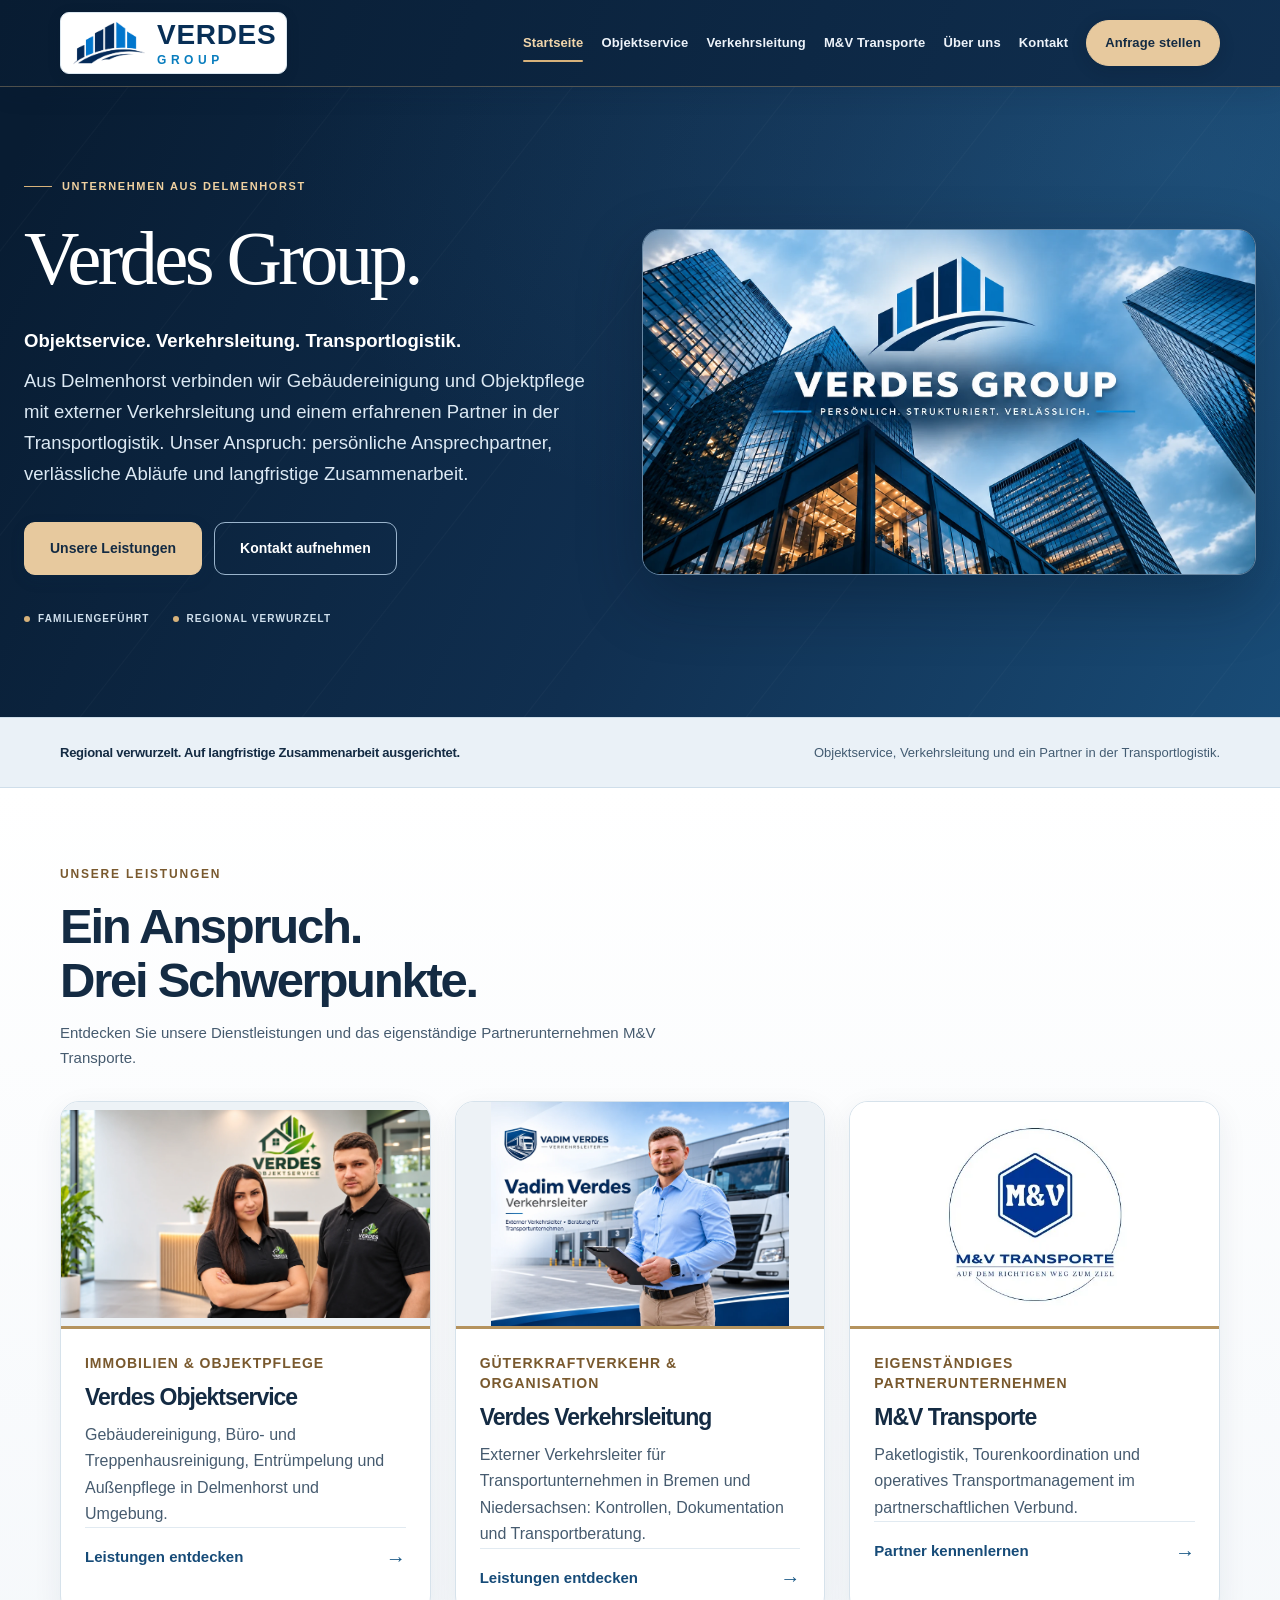
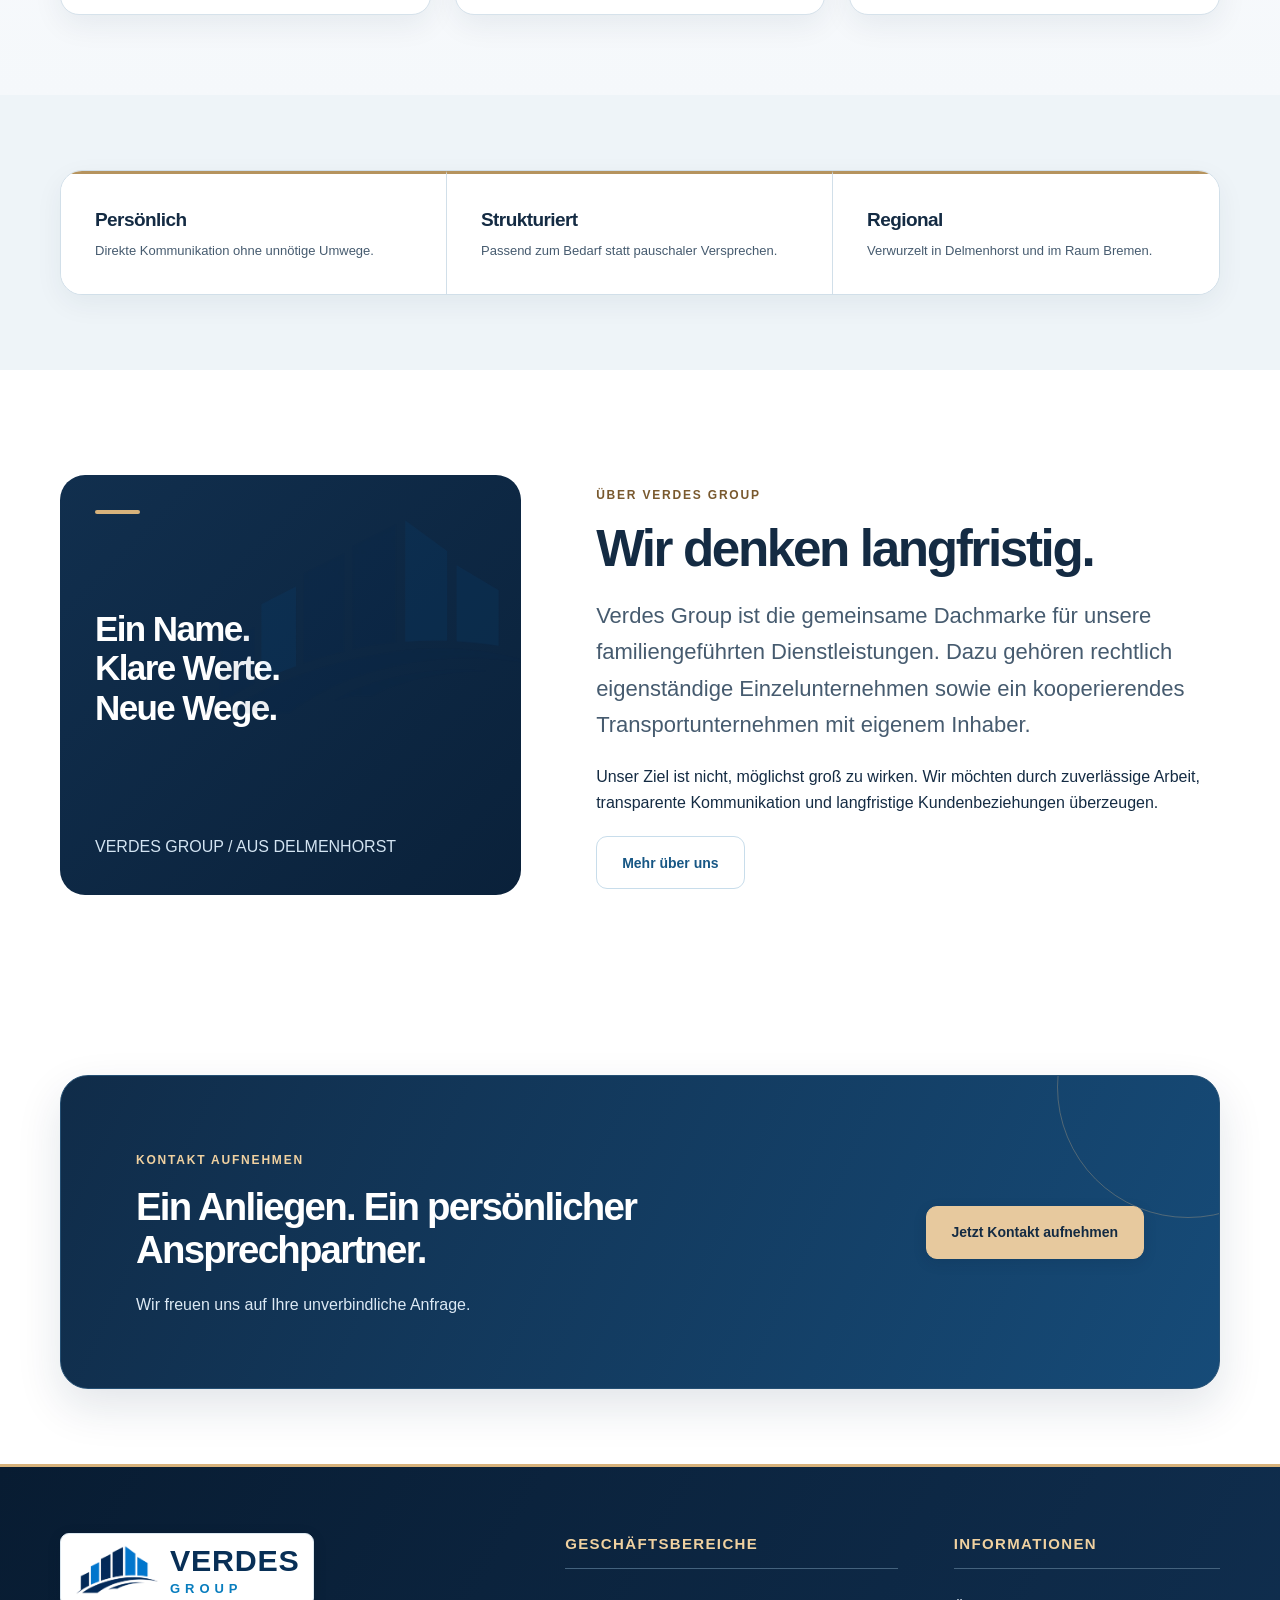
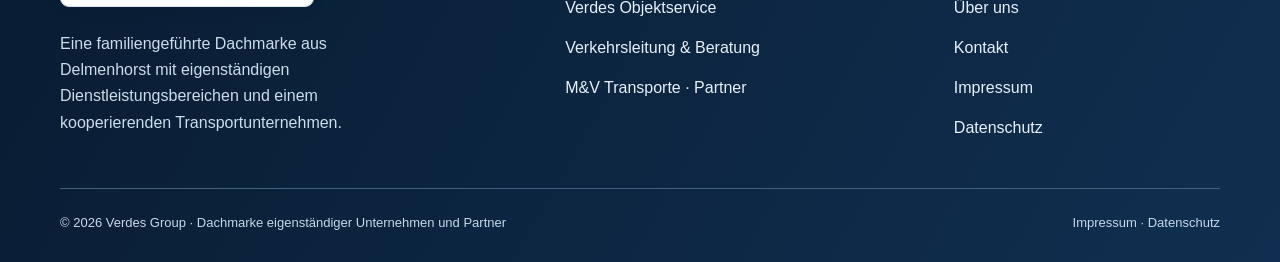
<file: index.html>
<!doctype html><html lang="de"><head><meta charset="utf-8"><meta name="viewport" content="width=device-width,initial-scale=1"><meta name="theme-color" content="#0b2540"><meta name="description" content="Verdes Group aus Delmenhorst: Gebäudereinigung und Objektpflege, externe Verkehrsleitung sowie M&amp;V Transporte als eigenständiger Partner für Transportlogistik."><title>Verdes Group | Objektservice &amp; Verkehrsleitung Delmenhorst</title><link rel="icon" type="image/png" href="/assets/verdes-group-icon-blue.png"><link rel="stylesheet" href="/assets/styles.css?v=20261124-1"><link rel="stylesheet" href="/assets/brand-navy.css?v=20261127-1"><link rel="canonical" href="https://verdes-group.de/"><meta name="robots" content="index,follow,max-image-preview:large"><meta property="og:type" content="website"><meta property="og:locale" content="de_DE"><meta property="og:site_name" content="Verdes Group"><meta property="og:title" content="Verdes Group | Objektservice &amp; Verkehrsleitung Delmenhorst"><meta property="og:description" content="Verdes Group aus Delmenhorst: Gebäudereinigung und Objektpflege, externe Verkehrsleitung sowie M&amp;V Transporte als eigenständiger Partner für Transportlogistik."><meta property="og:url" content="https://verdes-group.de/"><meta property="og:image" content="https://verdes-group.de/assets/images/verdes-group-unternehmen-v2.webp"><meta property="og:image:width" content="1671"><meta property="og:image:height" content="941"><meta property="og:image:alt" content="Verdes Group – Dienstleistungen aus Delmenhorst"><meta name="twitter:card" content="summary_large_image"><script type="application/ld+json">
{
  "@context": "https://schema.org",
  "@graph": [
    {
      "@type": "WebSite",
      "@id": "https://verdes-group.de/#website",
      "name": "Verdes Group",
      "url": "https://verdes-group.de/",
      "inLanguage": "de",
      "description": "Verdes Group aus Delmenhorst bündelt Objektservice und externe Verkehrsleitung unter einer gemeinsamen Dachmarke und stellt M&V Transporte als eigenständiges Partnerunternehmen vor."
    },
    {
      "@type": "WebPage",
      "@id": "https://verdes-group.de/#webpage",
      "url": "https://verdes-group.de/",
      "name": "Verdes Group | Objektservice & Verkehrsleitung Delmenhorst",
      "inLanguage": "de",
      "isPartOf": {
        "@id": "https://verdes-group.de/#website"
      },
      "mainEntity": {
        "@type": "ItemList",
        "name": "Geschäftsbereiche und Partnerunternehmen der Verdes Group",
        "itemListElement": [
          {
            "@type": "ListItem",
            "position": 1,
            "item": {
              "@type": "Organization",
              "@id": "https://verdes-group.de/objektservice/#unternehmen",
              "name": "Verdes Objektservice",
              "url": "https://verdes-group.de/objektservice/"
            }
          },
          {
            "@type": "ListItem",
            "position": 2,
            "item": {
              "@type": "LocalBusiness",
              "@id": "https://verdes-group.de/verkehrsleitung/#unternehmen",
              "name": "Verdes Verkehrsleiter & Transportberater",
              "url": "https://verdes-group.de/verkehrsleitung/"
            }
          },
          {
            "@type": "ListItem",
            "position": 3,
            "item": {
              "@type": "Organization",
              "@id": "https://verdes-group.de/mv-transporte/#unternehmen",
              "name": "M&V Transporte",
              "url": "https://verdes-group.de/mv-transporte/"
            }
          }
        ]
      }
    }
  ]
}
</script></head><body data-brand="home"><a class="skip" href="#inhalt">Zum Inhalt springen</a><header class="site-header"><div class="container nav"><a class="brand" href="/" aria-label="Verdes Group Startseite"><img class="brand-symbol" src="/assets/verdes-group-mark-blue.webp" width="810" height="486" alt="" decoding="async"><span class="brand-wordmark" aria-hidden="true"><strong>VERDES</strong><span>GROUP</span></span></a><button class="menu-button" type="button" aria-label="Menü öffnen" aria-controls="navigation" aria-expanded="false">☰</button><nav id="navigation" class="nav-links" aria-label="Hauptnavigation"><a href="/" class="active" aria-current="page">Startseite</a><a href="/objektservice/">Objektservice</a><a href="/verkehrsleitung/">Verkehrsleitung</a><a href="/mv-transporte/">M&amp;V Transporte</a><a href="/ueber-uns/">Über uns</a><a href="/kontakt/">Kontakt</a><a class="nav-cta" href="/kontakt/">Anfrage stellen</a></nav></div></header><main id="inhalt"><section class="hero premium-hero"><div class="container hero-grid"><div class="hero-copy"><span class="eyebrow premium-hero-kicker">UNTERNEHMEN AUS DELMENHORST</span><h1>Verdes <em>Group.</em></h1><p class="lead"><strong>Objektservice. Verkehrsleitung. Transportlogistik.</strong><br>Aus Delmenhorst verbinden wir Gebäudereinigung und Objektpflege mit externer Verkehrsleitung und einem erfahrenen Partner in der Transportlogistik. Unser Anspruch: persönliche Ansprechpartner, verlässliche Abläufe und langfristige Zusammenarbeit.</p><div class="btn-row"><a class="btn btn-primary" href="#geschaeftsbereiche">Unsere Leistungen</a><a class="btn btn-outline" href="/kontakt/">Kontakt aufnehmen</a></div><div class="hero-meta"><span>FAMILIENGEFÜHRT</span><span>REGIONAL VERWURZELT</span></div></div><figure class="hero-visual premium-hero-photo"><img src="/assets/images/verdes-group-unternehmen-v2.webp" width="1671" height="941" alt="Verdes Group: Persönlich. Strukturiert. Verlässlich. Blaues Gebäude-Logo vor moderner Glasarchitektur als Symbolmotiv." fetchpriority="high" decoding="async"></figure></div></section><div class="intro-strip"><div class="container intro-strip-inner"><strong>Regional verwurzelt. Auf langfristige Zusammenarbeit ausgerichtet.</strong><p>Objektservice, Verkehrsleitung und ein Partner in der Transportlogistik.</p></div></div><section class="section premium-services" id="geschaeftsbereiche"><div class="container"><div class="section-head"><span class="eyebrow">UNSERE LEISTUNGEN</span><h2>Ein Anspruch.<br>Drei Schwerpunkte.</h2><p>Entdecken Sie unsere Dienstleistungen und das eigenständige Partnerunternehmen M&amp;V Transporte.</p></div><div class="service-grid premium-service-grid">
<a class="premium-service-card" href="/objektservice/"><span class="premium-card-image premium-card-obj"><img src="/assets/images/verdes-objektservice.webp" width="1672" height="941" alt="Gestaltetes Markenmotiv für Verdes Objektservice mit zwei Personen im Empfangsbereich" loading="lazy" decoding="async"></span><span class="premium-card-body"><span class="premium-card-label">IMMOBILIEN & OBJEKTPFLEGE</span><strong>Verdes Objektservice</strong><span class="premium-desc">Gebäudereinigung, Büro- und Treppenhausreinigung, Entrümpelung und Außenpflege in Delmenhorst und Umgebung.</span><span class="premium-card-link">Leistungen entdecken</span></span></a>
<a class="premium-service-card" href="/verkehrsleitung/"><span class="premium-card-image premium-card-verkehr"><img src="/assets/images/verdes-verkehrsleitung.webp" width="1448" height="1086" alt="Gestaltetes Markenmotiv: Vadim Verdes – externe Verkehrsleitung und Beratung für Transportunternehmen" loading="lazy" decoding="async"></span><span class="premium-card-body"><span class="premium-card-label">GÜTERKRAFTVERKEHR & ORGANISATION</span><strong>Verdes Verkehrsleitung</strong><span class="premium-desc">Externer Verkehrsleiter für Transportunternehmen in Bremen und Niedersachsen: Kontrollen, Dokumentation und Transportberatung.</span><span class="premium-card-link">Leistungen entdecken</span></span></a>
<a class="premium-service-card" href="/mv-transporte/"><span class="premium-card-image premium-card-transport premium-card-logo"><img src="/assets/images/mv-transporte-logo.webp" width="306" height="310" alt="Original-Logo von M&amp;V Transporte – Auf dem richtigen Weg zum Ziel" loading="lazy" decoding="async"></span><span class="premium-card-body"><span class="premium-card-label">EIGENSTÄNDIGES PARTNERUNTERNEHMEN</span><strong>M&amp;V Transporte</strong><span class="premium-desc">Paketlogistik, Tourenkoordination und operatives Transportmanagement im partnerschaftlichen Verbund.</span><span class="premium-card-link">Partner kennenlernen</span></span></a>
</div></div></section><section class="section-sm section-soft"><div class="container"><div class="stat-grid"><div class="stat"><strong>Persönlich</strong><p>Direkte Kommunikation ohne unnötige Umwege.</p></div><div class="stat"><strong>Strukturiert</strong><p>Passend zum Bedarf statt pauschaler Versprechen.</p></div><div class="stat"><strong>Regional</strong><p>Verwurzelt in Delmenhorst und im Raum Bremen.</p></div></div></div></section><section class="section"><div class="container about-split"><div class="about-panel"><span class="line"></span><h3>Ein Name.<br>Klare Werte.<br>Neue Wege.</h3><span>VERDES GROUP / AUS DELMENHORST</span></div><div><span class="eyebrow">Über Verdes Group</span><h2>Wir denken langfristig.</h2><p class="lead">Verdes Group ist die gemeinsame Dachmarke für unsere familiengeführten Dienstleistungen. Dazu gehören rechtlich eigenständige Einzelunternehmen sowie ein kooperierendes Transportunternehmen mit eigenem Inhaber.</p><p>Unser Ziel ist nicht, möglichst groß zu wirken. Wir möchten durch zuverlässige Arbeit, transparente Kommunikation und langfristige Kundenbeziehungen überzeugen.</p><a class="btn btn-outline" href="/ueber-uns/">Mehr über uns</a></div></div></section><section class="section-sm"><div class="container"><div class="cta-band"><div><span class="eyebrow" style="color:#e2c9a7">Kontakt aufnehmen</span><h2>Ein Anliegen. Ein persönlicher Ansprechpartner.</h2><p>Wir freuen uns auf Ihre unverbindliche Anfrage.</p></div><a class="btn btn-lime" href="/kontakt/">Jetzt Kontakt aufnehmen</a></div></div></section></main><footer class="footer"><div class="container"><div class="footer-grid"><div class="footer-brand"><a class="brand" href="/" aria-label="Verdes Group Startseite"><img class="brand-symbol" src="/assets/verdes-group-mark-blue.webp" width="810" height="486" alt="" decoding="async"><span class="brand-wordmark" aria-hidden="true"><strong>VERDES</strong><span>GROUP</span></span></a><p>Eine familiengeführte Dachmarke aus Delmenhorst mit eigenständigen Dienstleistungsbereichen und einem kooperierenden Transportunternehmen.</p></div><nav class="footer-links" aria-label="Geschäftsbereiche"><h2>Geschäftsbereiche</h2><a href="/objektservice/">Verdes Objektservice</a><a href="/verkehrsleitung/">Verkehrsleitung &amp; Beratung</a><a href="/mv-transporte/">M&amp;V Transporte · Partner</a></nav><nav class="footer-links" aria-label="Informationen"><h2>Informationen</h2><a href="/ueber-uns/">Über uns</a><a href="/kontakt/">Kontakt</a><a href="/impressum/">Impressum</a><a href="/datenschutz/">Datenschutz</a></nav></div><div class="footer-bottom"><span>© <span id="year">2026</span> Verdes Group · Dachmarke eigenständiger Unternehmen und Partner</span><span><a href="/impressum/">Impressum</a> · <a href="/datenschutz/">Datenschutz</a></span></div></div></footer><script src="/assets/site.js?v=20261123-3" defer></script></body></html>
</file>
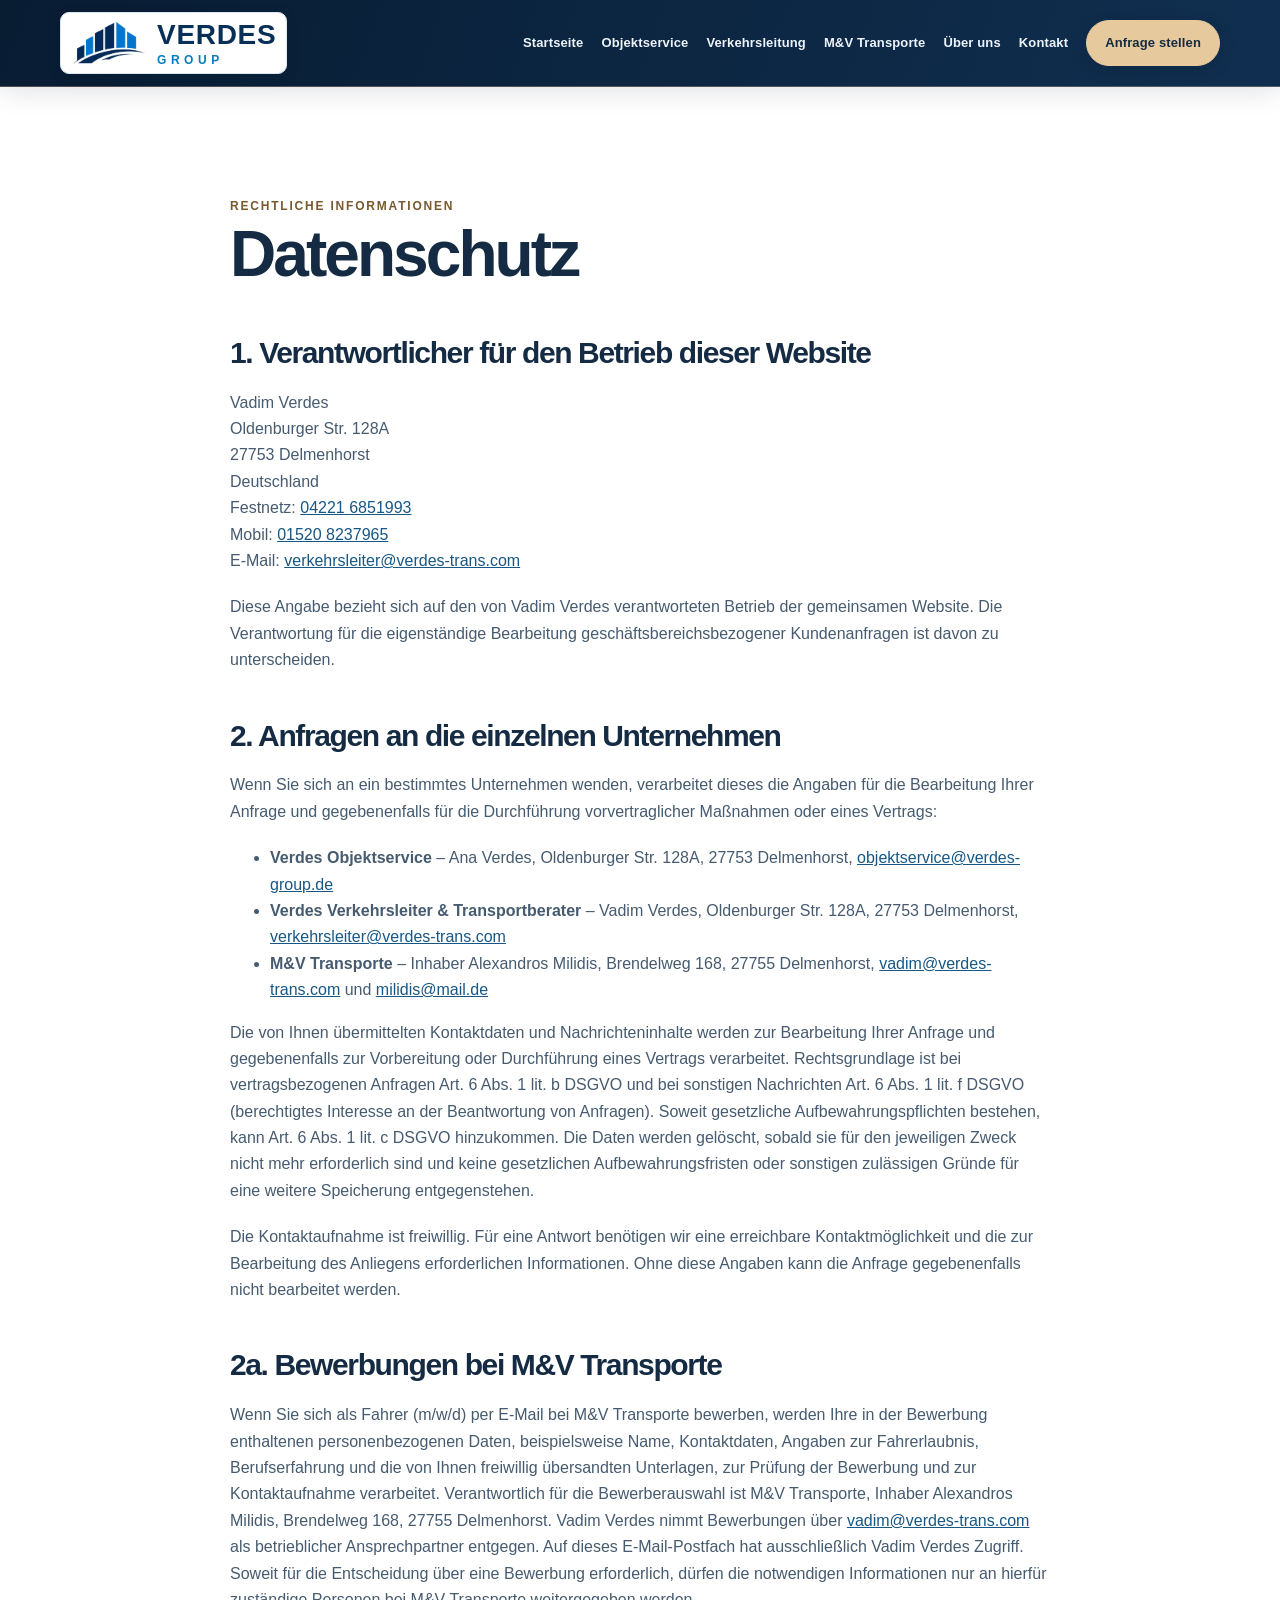
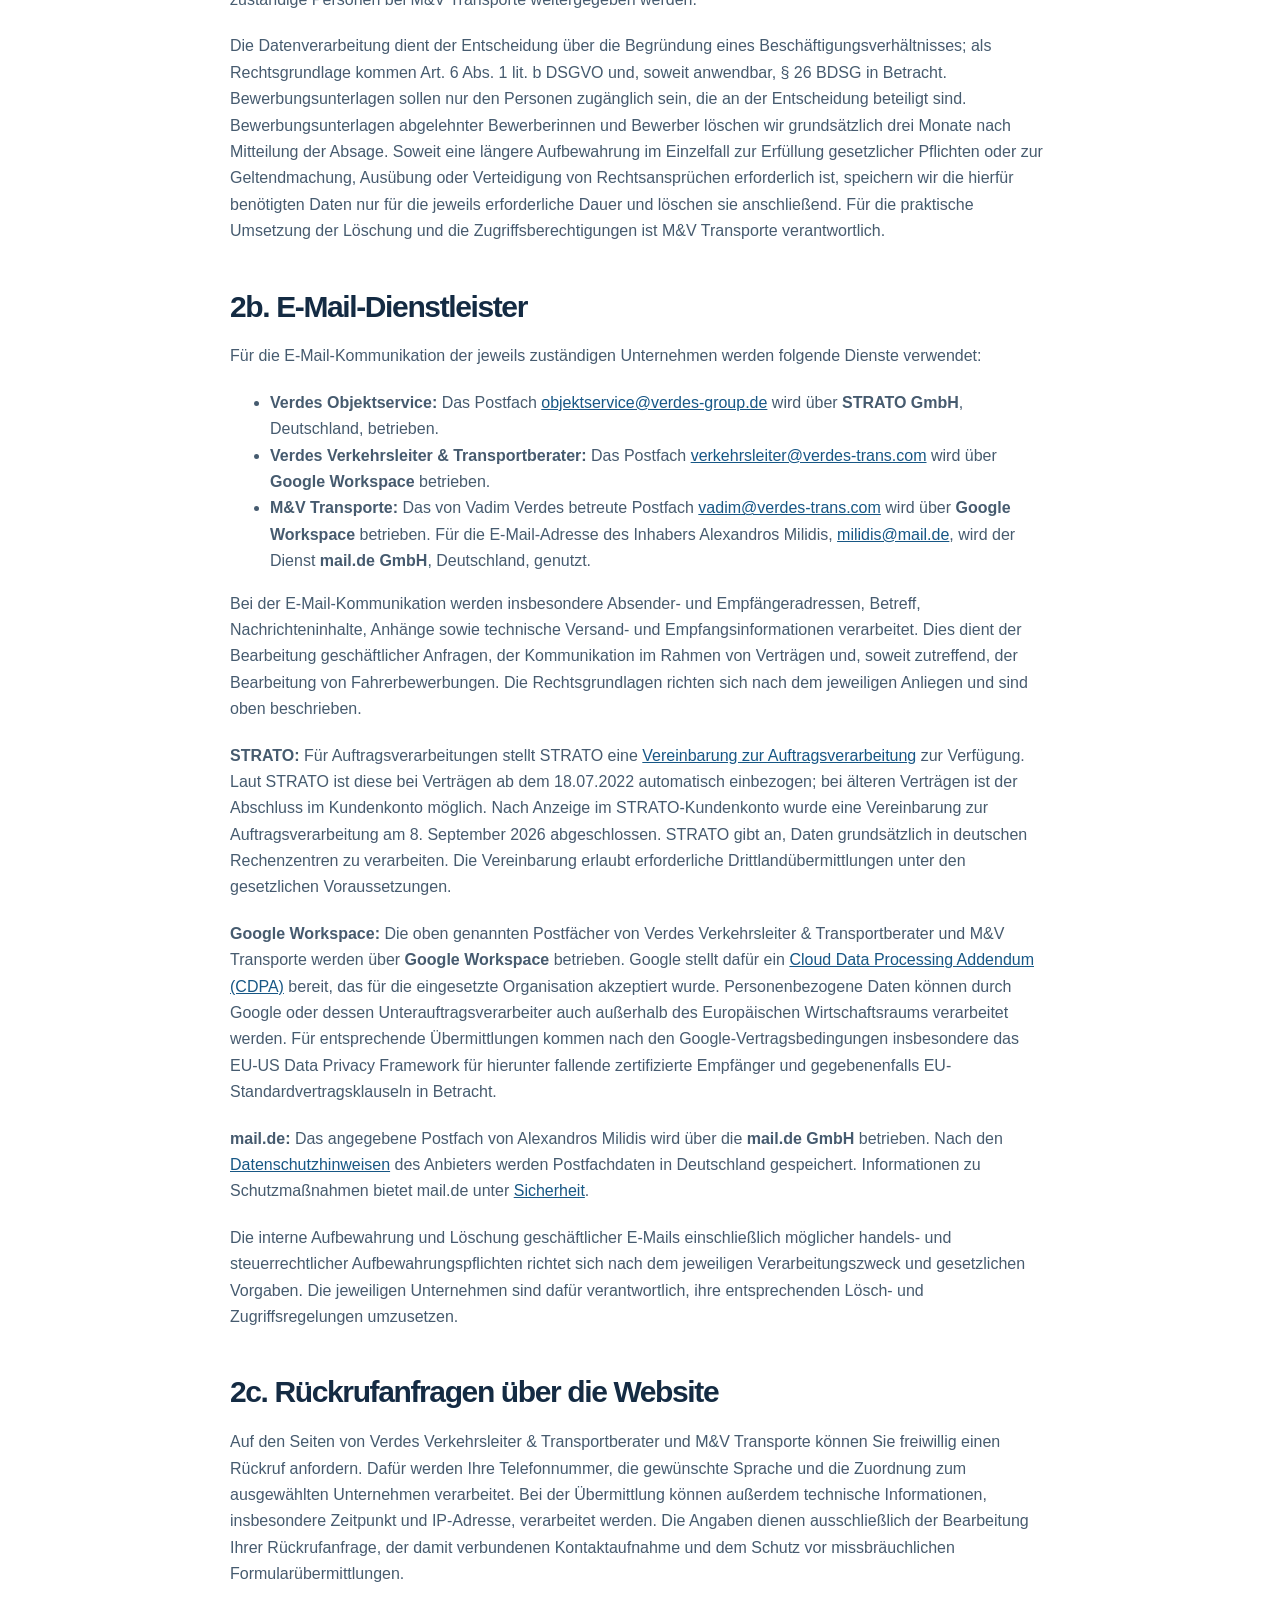
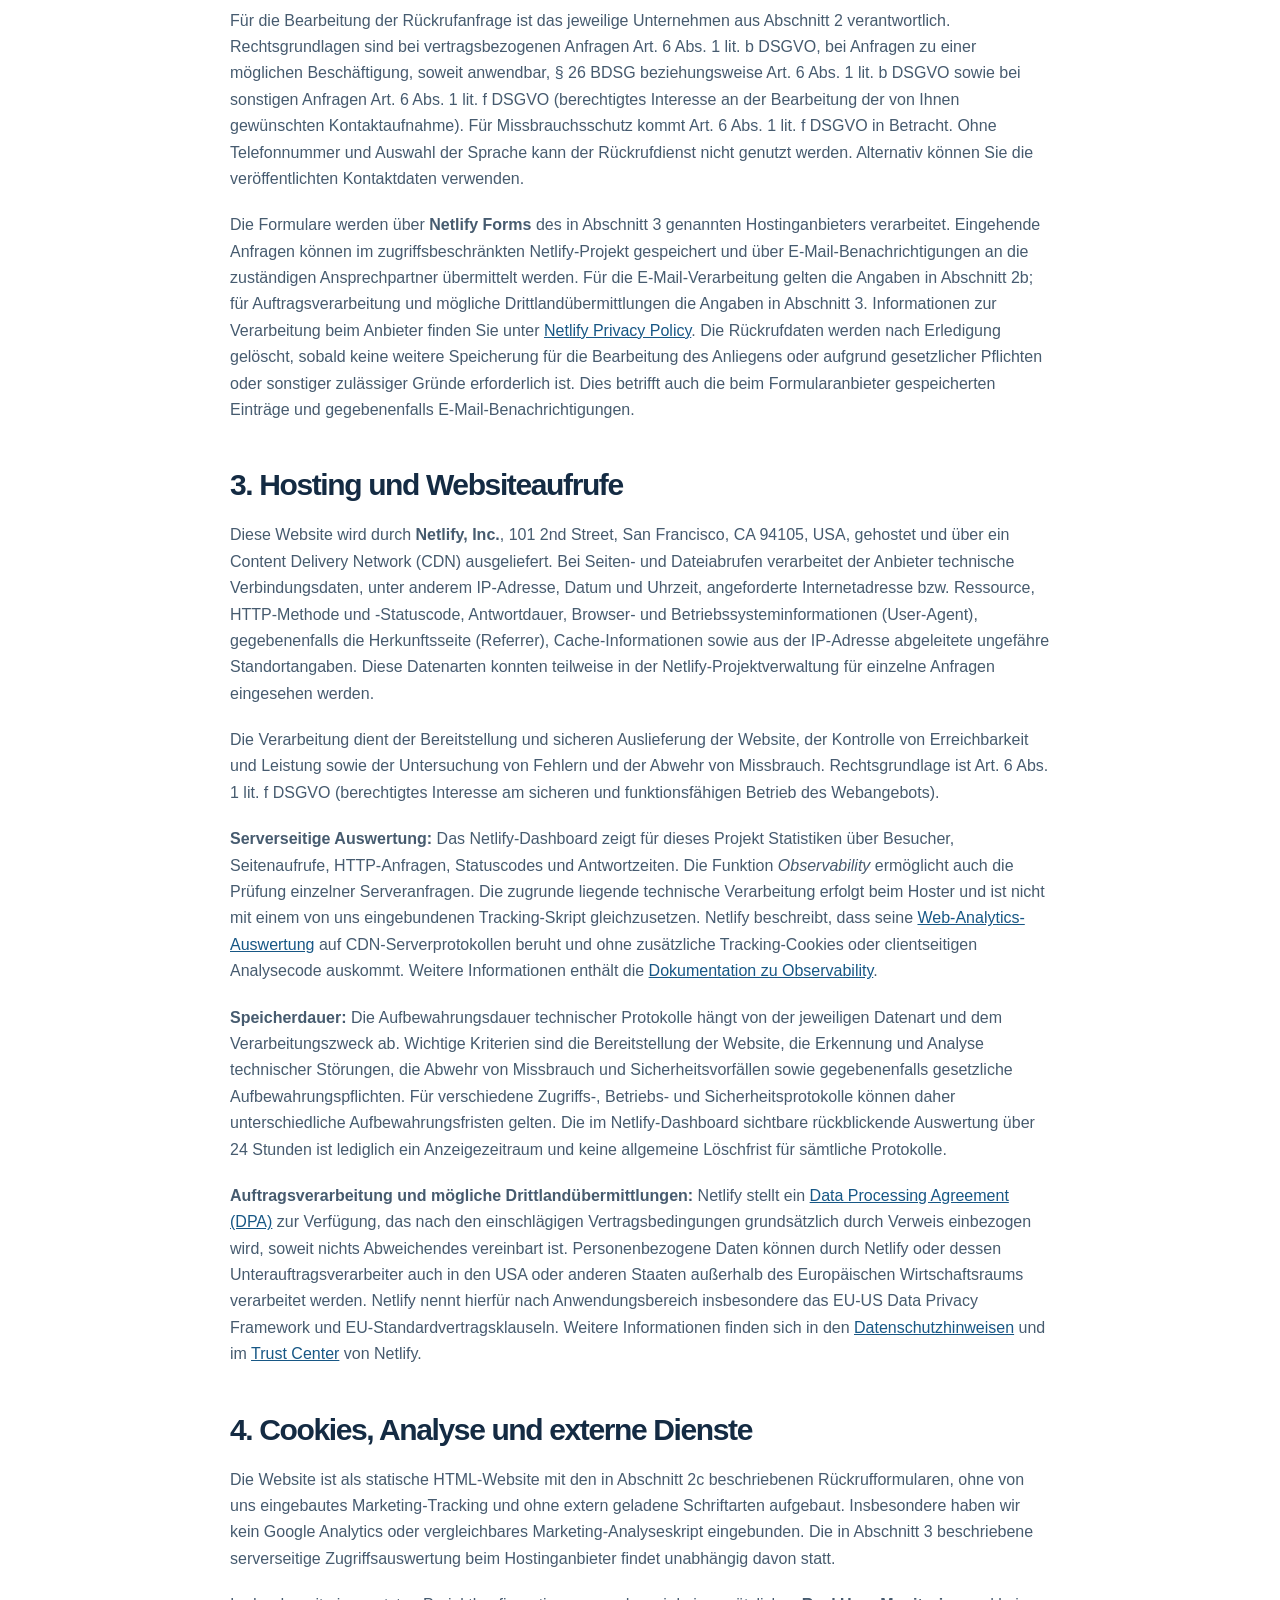
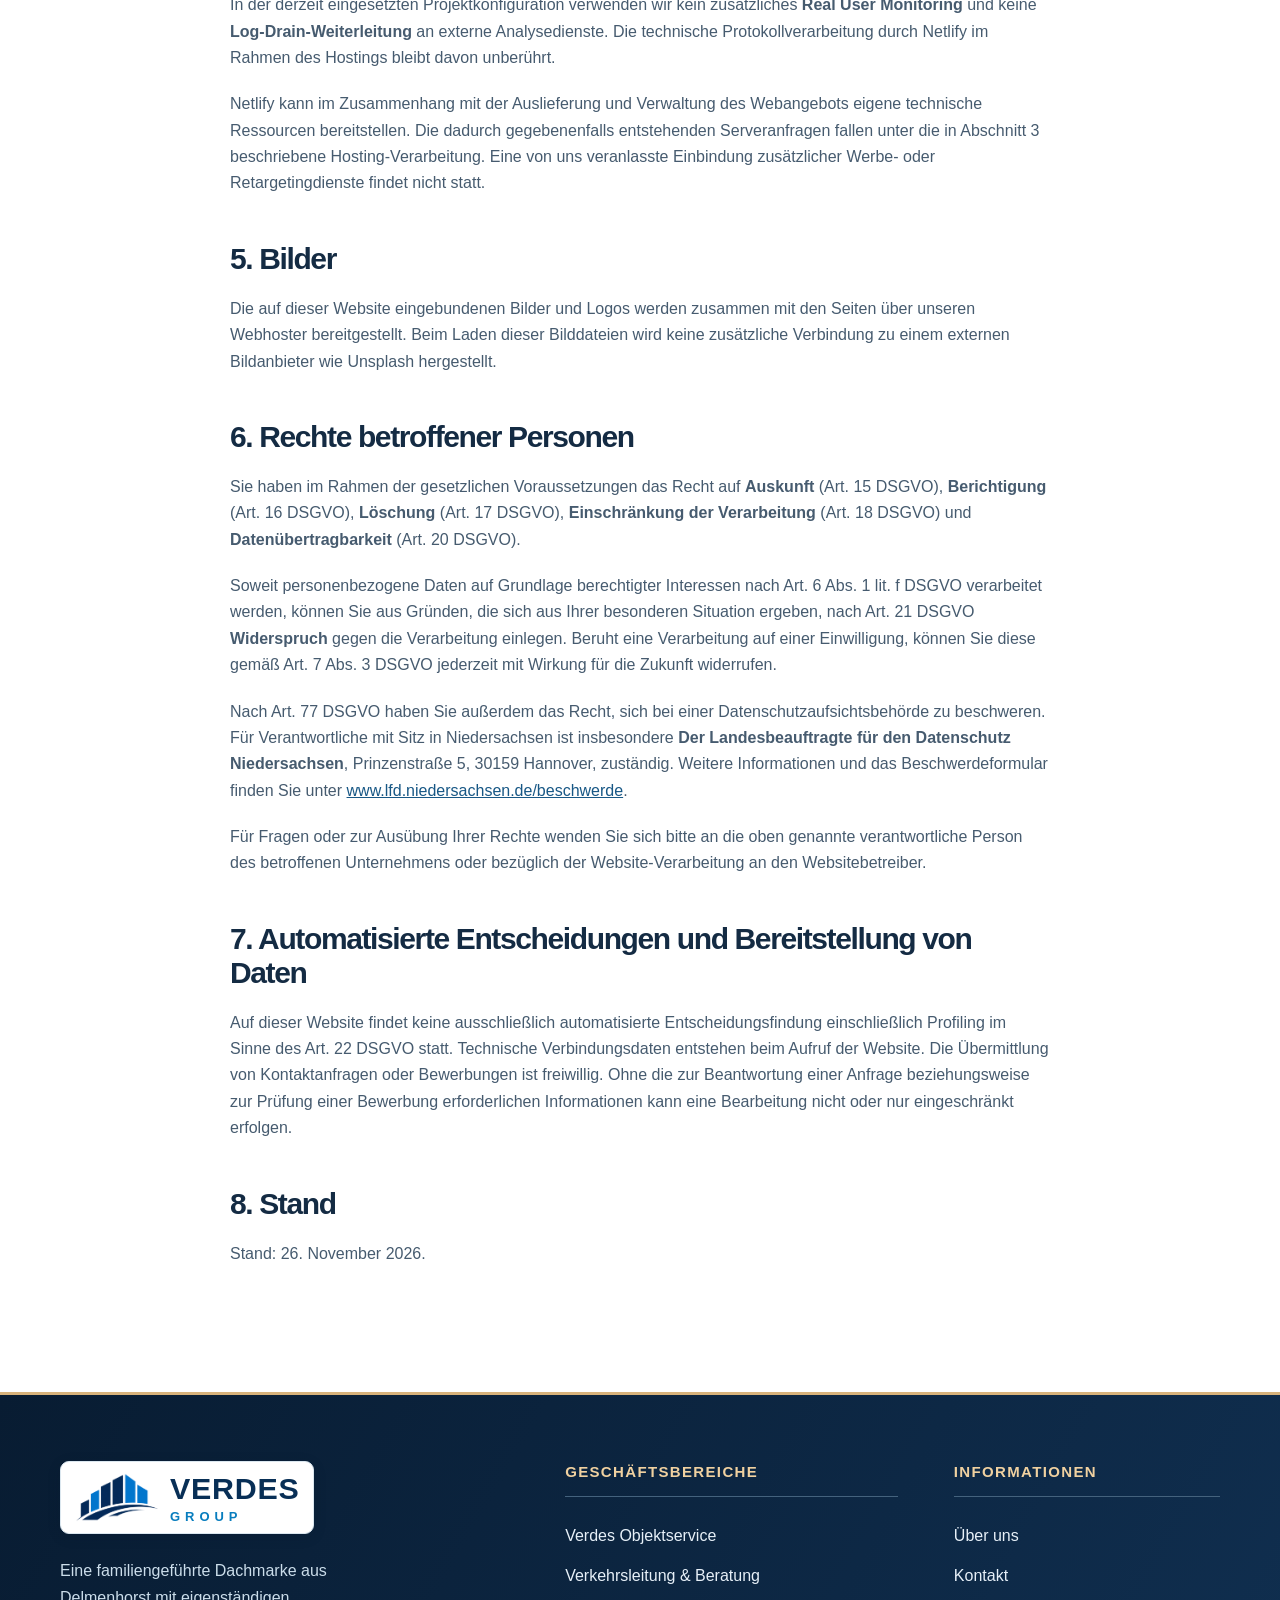
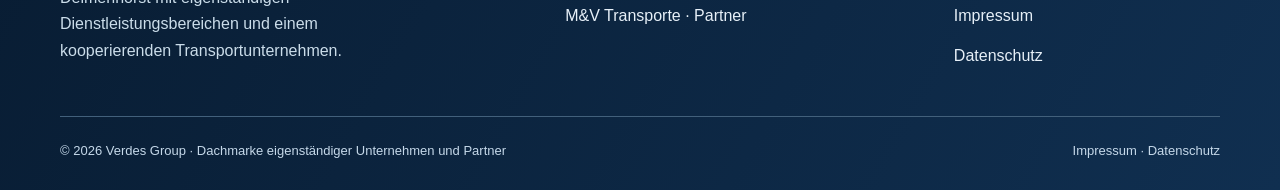
<file: datenschutz/index.html>
<!doctype html><html lang="de"><head><meta charset="utf-8"><meta name="viewport" content="width=device-width,initial-scale=1"><meta name="theme-color" content="#0b2540"><meta name="description" content="Hinweise zum Datenschutz auf der Website der Verdes Group."><title>Datenschutz | Verdes Group</title><link rel="icon" type="image/png" href="/assets/verdes-group-icon-blue.png"><link rel="stylesheet" href="/assets/styles.css?v=20261124-1"><link rel="stylesheet" href="/assets/brand-navy.css?v=20261127-1"><link rel="canonical" href="https://verdes-group.de/datenschutz/"><meta name="robots" content="index,follow,max-image-preview:large"><meta property="og:type" content="website"><meta property="og:locale" content="de_DE"><meta property="og:site_name" content="Verdes Group"><meta property="og:title" content="Datenschutz | Verdes Group"><meta property="og:description" content="Hinweise zum Datenschutz auf der Website der Verdes Group."><meta property="og:url" content="https://verdes-group.de/datenschutz/"><meta property="og:image" content="https://verdes-group.de/assets/images/verdes-group-unternehmen-v2.webp"><meta property="og:image:width" content="1671"><meta property="og:image:height" content="941"><meta property="og:image:alt" content="Verdes Group"><meta name="twitter:card" content="summary_large_image"></head><body data-brand="group"><a class="skip" href="#inhalt">Zum Inhalt springen</a><header class="site-header"><div class="container nav"><a class="brand" href="/" aria-label="Verdes Group Startseite"><img class="brand-symbol" src="/assets/verdes-group-mark-blue.webp" width="810" height="486" alt="" decoding="async"><span class="brand-wordmark" aria-hidden="true"><strong>VERDES</strong><span>GROUP</span></span></a><button class="menu-button" type="button" aria-label="Menü öffnen" aria-controls="navigation" aria-expanded="false">☰</button><nav id="navigation" class="nav-links" aria-label="Hauptnavigation"><a href="/">Startseite</a><a href="/objektservice/">Objektservice</a><a href="/verkehrsleitung/">Verkehrsleitung</a><a href="/mv-transporte/">M&amp;V Transporte</a><a href="/ueber-uns/">Über uns</a><a href="/kontakt/">Kontakt</a><a class="nav-cta" href="/kontakt/">Anfrage stellen</a></nav></div></header><main id="inhalt"><section class="section"><div class="container prose"><span class="eyebrow">Rechtliche Informationen</span><h1 style="font-size:clamp(42px,5vw,64px)">Datenschutz</h1>
<h2>1. Verantwortlicher für den Betrieb dieser Website</h2><p>Vadim Verdes<br>Oldenburger Str. 128A<br>27753 Delmenhorst<br>Deutschland<br>Festnetz: <a href="tel:+4942216851993">04221 6851993</a><br>Mobil: <a href="tel:+4915208237965">01520 8237965</a><br>E-Mail: <a href="mailto:verkehrsleiter@verdes-trans.com">verkehrsleiter@verdes-trans.com</a></p>
<p>Diese Angabe bezieht sich auf den von Vadim Verdes verantworteten Betrieb der gemeinsamen Website. Die Verantwortung für die eigenständige Bearbeitung geschäftsbereichsbezogener Kundenanfragen ist davon zu unterscheiden.</p>
<h2>2. Anfragen an die einzelnen Unternehmen</h2><p>Wenn Sie sich an ein bestimmtes Unternehmen wenden, verarbeitet dieses die Angaben für die Bearbeitung Ihrer Anfrage und gegebenenfalls für die Durchführung vorvertraglicher Maßnahmen oder eines Vertrags:</p>
<ul><li><strong>Verdes Objektservice</strong> – Ana Verdes, Oldenburger Str. 128A, 27753 Delmenhorst, <a href="mailto:objektservice@verdes-group.de">objektservice@verdes-group.de</a></li><li><strong>Verdes Verkehrsleiter &amp; Transportberater</strong> – Vadim Verdes, Oldenburger Str. 128A, 27753 Delmenhorst, <a href="mailto:verkehrsleiter@verdes-trans.com">verkehrsleiter@verdes-trans.com</a></li><li><strong>M&amp;V Transporte</strong> – Inhaber Alexandros Milidis, Brendelweg 168, 27755 Delmenhorst, <a href="mailto:vadim@verdes-trans.com">vadim@verdes-trans.com</a> und <a href="mailto:milidis@mail.de">milidis@mail.de</a></li></ul>
<p>Die von Ihnen übermittelten Kontaktdaten und Nachrichteninhalte werden zur Bearbeitung Ihrer Anfrage und gegebenenfalls zur Vorbereitung oder Durchführung eines Vertrags verarbeitet. Rechtsgrundlage ist bei vertragsbezogenen Anfragen Art. 6 Abs. 1 lit. b DSGVO und bei sonstigen Nachrichten Art. 6 Abs. 1 lit. f DSGVO (berechtigtes Interesse an der Beantwortung von Anfragen). Soweit gesetzliche Aufbewahrungspflichten bestehen, kann Art. 6 Abs. 1 lit. c DSGVO hinzukommen. Die Daten werden gelöscht, sobald sie für den jeweiligen Zweck nicht mehr erforderlich sind und keine gesetzlichen Aufbewahrungsfristen oder sonstigen zulässigen Gründe für eine weitere Speicherung entgegenstehen.</p>
<p>Die Kontaktaufnahme ist freiwillig. Für eine Antwort benötigen wir eine erreichbare Kontaktmöglichkeit und die zur Bearbeitung des Anliegens erforderlichen Informationen. Ohne diese Angaben kann die Anfrage gegebenenfalls nicht bearbeitet werden.</p>
<h2>2a. Bewerbungen bei M&amp;V Transporte</h2><p>Wenn Sie sich als Fahrer (m/w/d) per E-Mail bei M&amp;V Transporte bewerben, werden Ihre in der Bewerbung enthaltenen personenbezogenen Daten, beispielsweise Name, Kontaktdaten, Angaben zur Fahrerlaubnis, Berufserfahrung und die von Ihnen freiwillig übersandten Unterlagen, zur Prüfung der Bewerbung und zur Kontaktaufnahme verarbeitet. Verantwortlich für die Bewerberauswahl ist M&amp;V Transporte, Inhaber Alexandros Milidis, Brendelweg 168, 27755 Delmenhorst. Vadim Verdes nimmt Bewerbungen über <a href="mailto:vadim@verdes-trans.com">vadim@verdes-trans.com</a> als betrieblicher Ansprechpartner entgegen. Auf dieses E-Mail-Postfach hat ausschließlich Vadim Verdes Zugriff. Soweit für die Entscheidung über eine Bewerbung erforderlich, dürfen die notwendigen Informationen nur an hierfür zuständige Personen bei M&amp;V Transporte weitergegeben werden.</p><p>Die Datenverarbeitung dient der Entscheidung über die Begründung eines Beschäftigungsverhältnisses; als Rechtsgrundlage kommen Art. 6 Abs. 1 lit. b DSGVO und, soweit anwendbar, § 26 BDSG in Betracht. Bewerbungsunterlagen sollen nur den Personen zugänglich sein, die an der Entscheidung beteiligt sind. Bewerbungsunterlagen abgelehnter Bewerberinnen und Bewerber löschen wir grundsätzlich drei Monate nach Mitteilung der Absage. Soweit eine längere Aufbewahrung im Einzelfall zur Erfüllung gesetzlicher Pflichten oder zur Geltendmachung, Ausübung oder Verteidigung von Rechtsansprüchen erforderlich ist, speichern wir die hierfür benötigten Daten nur für die jeweils erforderliche Dauer und löschen sie anschließend. Für die praktische Umsetzung der Löschung und die Zugriffsberechtigungen ist M&amp;V Transporte verantwortlich.</p>
<h2>2b. E-Mail-Dienstleister</h2>
<p>Für die E-Mail-Kommunikation der jeweils zuständigen Unternehmen werden folgende Dienste verwendet:</p>
<ul>
<li><strong>Verdes Objektservice:</strong> Das Postfach <a href="mailto:objektservice@verdes-group.de">objektservice@verdes-group.de</a> wird über <strong>STRATO GmbH</strong>, Deutschland, betrieben.</li>
<li><strong>Verdes Verkehrsleiter &amp; Transportberater:</strong> Das Postfach <a href="mailto:verkehrsleiter@verdes-trans.com">verkehrsleiter@verdes-trans.com</a> wird über <strong>Google Workspace</strong> betrieben.</li>
<li><strong>M&amp;V Transporte:</strong> Das von Vadim Verdes betreute Postfach <a href="mailto:vadim@verdes-trans.com">vadim@verdes-trans.com</a> wird über <strong>Google Workspace</strong> betrieben. Für die E-Mail-Adresse des Inhabers Alexandros Milidis, <a href="mailto:milidis@mail.de">milidis@mail.de</a>, wird der Dienst <strong>mail.de GmbH</strong>, Deutschland, genutzt.</li>
</ul>
<p>Bei der E-Mail-Kommunikation werden insbesondere Absender- und Empfängeradressen, Betreff, Nachrichteninhalte, Anhänge sowie technische Versand- und Empfangsinformationen verarbeitet. Dies dient der Bearbeitung geschäftlicher Anfragen, der Kommunikation im Rahmen von Verträgen und, soweit zutreffend, der Bearbeitung von Fahrerbewerbungen. Die Rechtsgrundlagen richten sich nach dem jeweiligen Anliegen und sind oben beschrieben.</p>
<p><strong>STRATO:</strong> Für Auftragsverarbeitungen stellt STRATO eine <a href="https://www.strato.de/agb/avv/">Vereinbarung zur Auftragsverarbeitung</a> zur Verfügung. Laut STRATO ist diese bei Verträgen ab dem 18.07.2022 automatisch einbezogen; bei älteren Verträgen ist der Abschluss im Kundenkonto möglich. Nach Anzeige im STRATO-Kundenkonto wurde eine Vereinbarung zur Auftragsverarbeitung am 8. September 2026 abgeschlossen. STRATO gibt an, Daten grundsätzlich in deutschen Rechenzentren zu verarbeiten. Die Vereinbarung erlaubt erforderliche Drittlandübermittlungen unter den gesetzlichen Voraussetzungen.</p>
<p><strong>Google Workspace:</strong> Die oben genannten Postfächer von Verdes Verkehrsleiter &amp; Transportberater und M&amp;V Transporte werden über <strong>Google Workspace</strong> betrieben. Google stellt dafür ein <a href="https://cloud.google.com/terms/data-processing-addendum">Cloud Data Processing Addendum (CDPA)</a> bereit, das für die eingesetzte Organisation akzeptiert wurde. Personenbezogene Daten können durch Google oder dessen Unterauftragsverarbeiter auch außerhalb des Europäischen Wirtschaftsraums verarbeitet werden. Für entsprechende Übermittlungen kommen nach den Google-Vertragsbedingungen insbesondere das EU-US Data Privacy Framework für hierunter fallende zertifizierte Empfänger und gegebenenfalls EU-Standardvertragsklauseln in Betracht.</p>
<p><strong>mail.de:</strong> Das angegebene Postfach von Alexandros Milidis wird über die <strong>mail.de GmbH</strong> betrieben. Nach den <a href="https://mail.de/de/datenschutz/">Datenschutzhinweisen</a> des Anbieters werden Postfachdaten in Deutschland gespeichert. Informationen zu Schutzmaßnahmen bietet mail.de unter <a href="https://mail.de/de/sicherheit/">Sicherheit</a>.</p>
<p>Die interne Aufbewahrung und Löschung geschäftlicher E-Mails einschließlich möglicher handels- und steuerrechtlicher Aufbewahrungspflichten richtet sich nach dem jeweiligen Verarbeitungszweck und gesetzlichen Vorgaben. Die jeweiligen Unternehmen sind dafür verantwortlich, ihre entsprechenden Lösch- und Zugriffsregelungen umzusetzen.</p>
<h2 id="rueckruf-datenschutz">2c. Rückrufanfragen über die Website</h2>
<p>Auf den Seiten von Verdes Verkehrsleiter &amp; Transportberater und M&amp;V Transporte können Sie freiwillig einen Rückruf anfordern. Dafür werden Ihre Telefonnummer, die gewünschte Sprache und die Zuordnung zum ausgewählten Unternehmen verarbeitet. Bei der Übermittlung können außerdem technische Informationen, insbesondere Zeitpunkt und IP-Adresse, verarbeitet werden. Die Angaben dienen ausschließlich der Bearbeitung Ihrer Rückrufanfrage, der damit verbundenen Kontaktaufnahme und dem Schutz vor missbräuchlichen Formularübermittlungen.</p>
<p>Für die Bearbeitung der Rückrufanfrage ist das jeweilige Unternehmen aus Abschnitt 2 verantwortlich. Rechtsgrundlagen sind bei vertragsbezogenen Anfragen Art. 6 Abs. 1 lit. b DSGVO, bei Anfragen zu einer möglichen Beschäftigung, soweit anwendbar, § 26 BDSG beziehungsweise Art. 6 Abs. 1 lit. b DSGVO sowie bei sonstigen Anfragen Art. 6 Abs. 1 lit. f DSGVO (berechtigtes Interesse an der Bearbeitung der von Ihnen gewünschten Kontaktaufnahme). Für Missbrauchsschutz kommt Art. 6 Abs. 1 lit. f DSGVO in Betracht. Ohne Telefonnummer und Auswahl der Sprache kann der Rückrufdienst nicht genutzt werden. Alternativ können Sie die veröffentlichten Kontaktdaten verwenden.</p>
<p>Die Formulare werden über <strong>Netlify Forms</strong> des in Abschnitt 3 genannten Hostinganbieters verarbeitet. Eingehende Anfragen können im zugriffsbeschränkten Netlify-Projekt gespeichert und über E-Mail-Benachrichtigungen an die zuständigen Ansprechpartner übermittelt werden. Für die E-Mail-Verarbeitung gelten die Angaben in Abschnitt 2b; für Auftragsverarbeitung und mögliche Drittlandübermittlungen die Angaben in Abschnitt 3. Informationen zur Verarbeitung beim Anbieter finden Sie unter <a href="https://www.netlify.com/privacy/">Netlify Privacy Policy</a>. Die Rückrufdaten werden nach Erledigung gelöscht, sobald keine weitere Speicherung für die Bearbeitung des Anliegens oder aufgrund gesetzlicher Pflichten oder sonstiger zulässiger Gründe erforderlich ist. Dies betrifft auch die beim Formularanbieter gespeicherten Einträge und gegebenenfalls E-Mail-Benachrichtigungen.</p>
<h2>3. Hosting und Websiteaufrufe</h2>
<p>Diese Website wird durch <strong>Netlify, Inc.</strong>, 101 2nd Street, San Francisco, CA 94105, USA, gehostet und über ein Content Delivery Network (CDN) ausgeliefert. Bei Seiten- und Dateiabrufen verarbeitet der Anbieter technische Verbindungsdaten, unter anderem IP-Adresse, Datum und Uhrzeit, angeforderte Internetadresse bzw. Ressource, HTTP-Methode und -Statuscode, Antwortdauer, Browser- und Betriebssysteminformationen (User-Agent), gegebenenfalls die Herkunftsseite (Referrer), Cache-Informationen sowie aus der IP-Adresse abgeleitete ungefähre Standortangaben. Diese Datenarten konnten teilweise in der Netlify-Projektverwaltung für einzelne Anfragen eingesehen werden.</p>
<p>Die Verarbeitung dient der Bereitstellung und sicheren Auslieferung der Website, der Kontrolle von Erreichbarkeit und Leistung sowie der Untersuchung von Fehlern und der Abwehr von Missbrauch. Rechtsgrundlage ist Art. 6 Abs. 1 lit. f DSGVO (berechtigtes Interesse am sicheren und funktionsfähigen Betrieb des Webangebots).</p>
<p><strong>Serverseitige Auswertung:</strong> Das Netlify-Dashboard zeigt für dieses Projekt Statistiken über Besucher, Seitenaufrufe, HTTP-Anfragen, Statuscodes und Antwortzeiten. Die Funktion <em>Observability</em> ermöglicht auch die Prüfung einzelner Serveranfragen. Die zugrunde liegende technische Verarbeitung erfolgt beim Hoster und ist nicht mit einem von uns eingebundenen Tracking-Skript gleichzusetzen. Netlify beschreibt, dass seine <a href="https://docs.netlify.com/manage/monitoring/web-analytics/how-web-analytics-works/">Web-Analytics-Auswertung</a> auf CDN-Serverprotokollen beruht und ohne zusätzliche Tracking-Cookies oder clientseitigen Analysecode auskommt. Weitere Informationen enthält die <a href="https://docs.netlify.com/manage/monitoring/observability/overview/">Dokumentation zu Observability</a>.</p>
<p><strong>Speicherdauer:</strong> Die Aufbewahrungsdauer technischer Protokolle hängt von der jeweiligen Datenart und dem Verarbeitungszweck ab. Wichtige Kriterien sind die Bereitstellung der Website, die Erkennung und Analyse technischer Störungen, die Abwehr von Missbrauch und Sicherheitsvorfällen sowie gegebenenfalls gesetzliche Aufbewahrungspflichten. Für verschiedene Zugriffs-, Betriebs- und Sicherheitsprotokolle können daher unterschiedliche Aufbewahrungsfristen gelten. Die im Netlify-Dashboard sichtbare rückblickende Auswertung über 24 Stunden ist lediglich ein Anzeigezeitraum und keine allgemeine Löschfrist für sämtliche Protokolle.</p>
<p><strong>Auftragsverarbeitung und mögliche Drittlandübermittlungen:</strong> Netlify stellt ein <a href="https://www.netlify.com/pdf/netlify-dpa.pdf">Data Processing Agreement (DPA)</a> zur Verfügung, das nach den einschlägigen Vertragsbedingungen grundsätzlich durch Verweis einbezogen wird, soweit nichts Abweichendes vereinbart ist. Personenbezogene Daten können durch Netlify oder dessen Unterauftragsverarbeiter auch in den USA oder anderen Staaten außerhalb des Europäischen Wirtschaftsraums verarbeitet werden. Netlify nennt hierfür nach Anwendungsbereich insbesondere das EU-US Data Privacy Framework und EU-Standardvertragsklauseln. Weitere Informationen finden sich in den <a href="https://www.netlify.com/privacy/">Datenschutzhinweisen</a> und im <a href="https://www.netlify.com/trust-center/">Trust Center</a> von Netlify.</p>
<h2>4. Cookies, Analyse und externe Dienste</h2>
<p>Die Website ist als statische HTML-Website mit den in Abschnitt 2c beschriebenen Rückrufformularen, ohne von uns eingebautes Marketing-Tracking und ohne extern geladene Schriftarten aufgebaut. Insbesondere haben wir kein Google Analytics oder vergleichbares Marketing-Analyseskript eingebunden. Die in Abschnitt 3 beschriebene serverseitige Zugriffsauswertung beim Hostinganbieter findet unabhängig davon statt.</p>
<p>In der derzeit eingesetzten Projektkonfiguration verwenden wir kein zusätzliches <strong>Real User Monitoring</strong> und keine <strong>Log-Drain-Weiterleitung</strong> an externe Analysedienste. Die technische Protokollverarbeitung durch Netlify im Rahmen des Hostings bleibt davon unberührt.</p>
<p>Netlify kann im Zusammenhang mit der Auslieferung und Verwaltung des Webangebots eigene technische Ressourcen bereitstellen. Die dadurch gegebenenfalls entstehenden Serveranfragen fallen unter die in Abschnitt 3 beschriebene Hosting-Verarbeitung. Eine von uns veranlasste Einbindung zusätzlicher Werbe- oder Retargetingdienste findet nicht statt.</p>
<h2>5. Bilder</h2><p>Die auf dieser Website eingebundenen Bilder und Logos werden zusammen mit den Seiten über unseren Webhoster bereitgestellt. Beim Laden dieser Bilddateien wird keine zusätzliche Verbindung zu einem externen Bildanbieter wie Unsplash hergestellt.</p>
<h2>6. Rechte betroffener Personen</h2>
<p>Sie haben im Rahmen der gesetzlichen Voraussetzungen das Recht auf <strong>Auskunft</strong> (Art. 15 DSGVO), <strong>Berichtigung</strong> (Art. 16 DSGVO), <strong>Löschung</strong> (Art. 17 DSGVO), <strong>Einschränkung der Verarbeitung</strong> (Art. 18 DSGVO) und <strong>Datenübertragbarkeit</strong> (Art. 20 DSGVO).</p>
<p>Soweit personenbezogene Daten auf Grundlage berechtigter Interessen nach Art. 6 Abs. 1 lit. f DSGVO verarbeitet werden, können Sie aus Gründen, die sich aus Ihrer besonderen Situation ergeben, nach Art. 21 DSGVO <strong>Widerspruch</strong> gegen die Verarbeitung einlegen. Beruht eine Verarbeitung auf einer Einwilligung, können Sie diese gemäß Art. 7 Abs. 3 DSGVO jederzeit mit Wirkung für die Zukunft widerrufen.</p>
<p>Nach Art. 77 DSGVO haben Sie außerdem das Recht, sich bei einer Datenschutzaufsichtsbehörde zu beschweren. Für Verantwortliche mit Sitz in Niedersachsen ist insbesondere <strong>Der Landesbeauftragte für den Datenschutz Niedersachsen</strong>, Prinzenstraße 5, 30159 Hannover, zuständig. Weitere Informationen und das Beschwerdeformular finden Sie unter <a href="https://www.lfd.niedersachsen.de/beschwerde">www.lfd.niedersachsen.de/beschwerde</a>.</p>
<p>Für Fragen oder zur Ausübung Ihrer Rechte wenden Sie sich bitte an die oben genannte verantwortliche Person des betroffenen Unternehmens oder bezüglich der Website-Verarbeitung an den Websitebetreiber.</p>
<h2>7. Automatisierte Entscheidungen und Bereitstellung von Daten</h2>
<p>Auf dieser Website findet keine ausschließlich automatisierte Entscheidungsfindung einschließlich Profiling im Sinne des Art. 22 DSGVO statt. Technische Verbindungsdaten entstehen beim Aufruf der Website. Die Übermittlung von Kontaktanfragen oder Bewerbungen ist freiwillig. Ohne die zur Beantwortung einer Anfrage beziehungsweise zur Prüfung einer Bewerbung erforderlichen Informationen kann eine Bearbeitung nicht oder nur eingeschränkt erfolgen.</p>
<h2>8. Stand</h2><p>Stand: 26. November 2026.</p>
</div></section></main><footer class="footer"><div class="container"><div class="footer-grid"><div class="footer-brand"><a class="brand" href="/" aria-label="Verdes Group Startseite"><img class="brand-symbol" src="/assets/verdes-group-mark-blue.webp" width="810" height="486" alt="" decoding="async"><span class="brand-wordmark" aria-hidden="true"><strong>VERDES</strong><span>GROUP</span></span></a><p>Eine familiengeführte Dachmarke aus Delmenhorst mit eigenständigen Dienstleistungsbereichen und einem kooperierenden Transportunternehmen.</p></div><nav class="footer-links" aria-label="Geschäftsbereiche"><h2>Geschäftsbereiche</h2><a href="/objektservice/">Verdes Objektservice</a><a href="/verkehrsleitung/">Verkehrsleitung &amp; Beratung</a><a href="/mv-transporte/">M&amp;V Transporte · Partner</a></nav><nav class="footer-links" aria-label="Informationen"><h2>Informationen</h2><a href="/ueber-uns/">Über uns</a><a href="/kontakt/">Kontakt</a><a href="/impressum/">Impressum</a><a href="/datenschutz/">Datenschutz</a></nav></div><div class="footer-bottom"><span>© <span id="year">2026</span> Verdes Group · Dachmarke eigenständiger Unternehmen und Partner</span><span><a href="/impressum/">Impressum</a> · <a href="/datenschutz/">Datenschutz</a></span></div></div></footer><script src="/assets/site.js?v=20261123-3" defer></script></body></html>
</file>
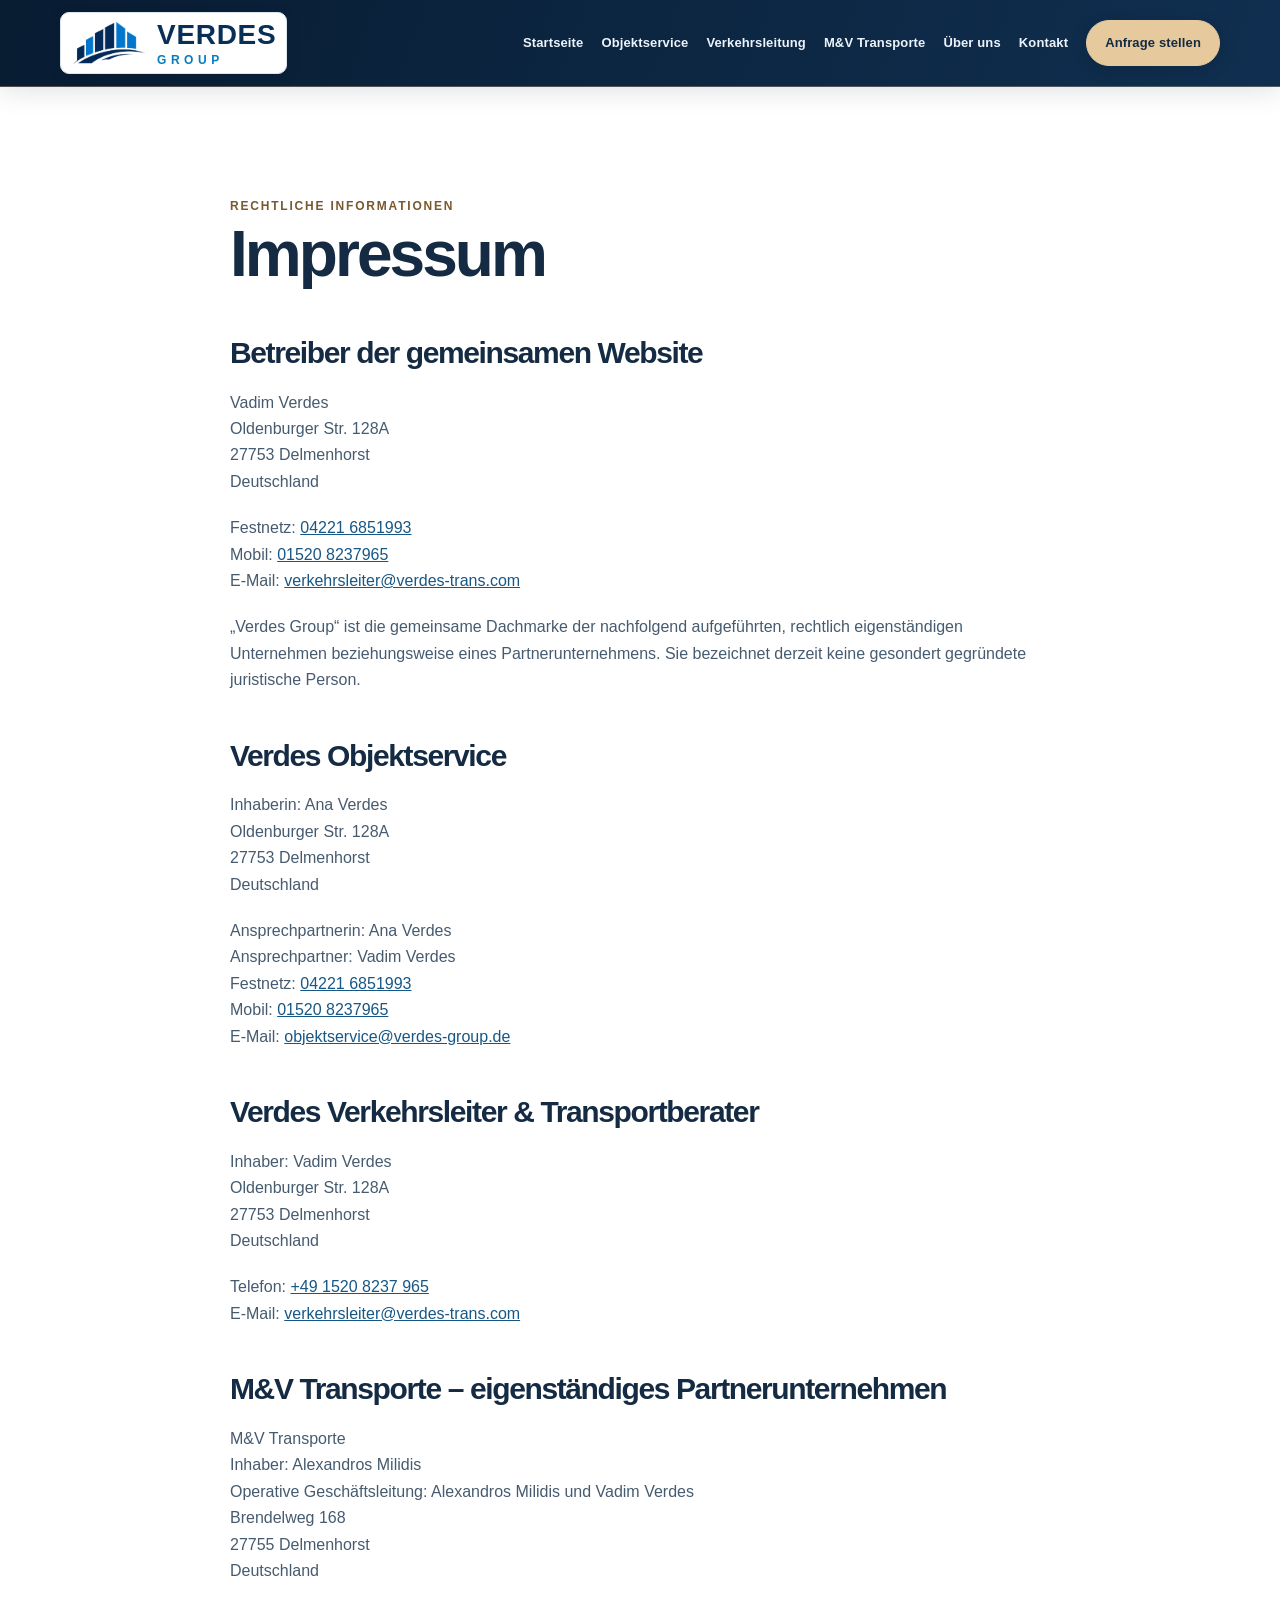
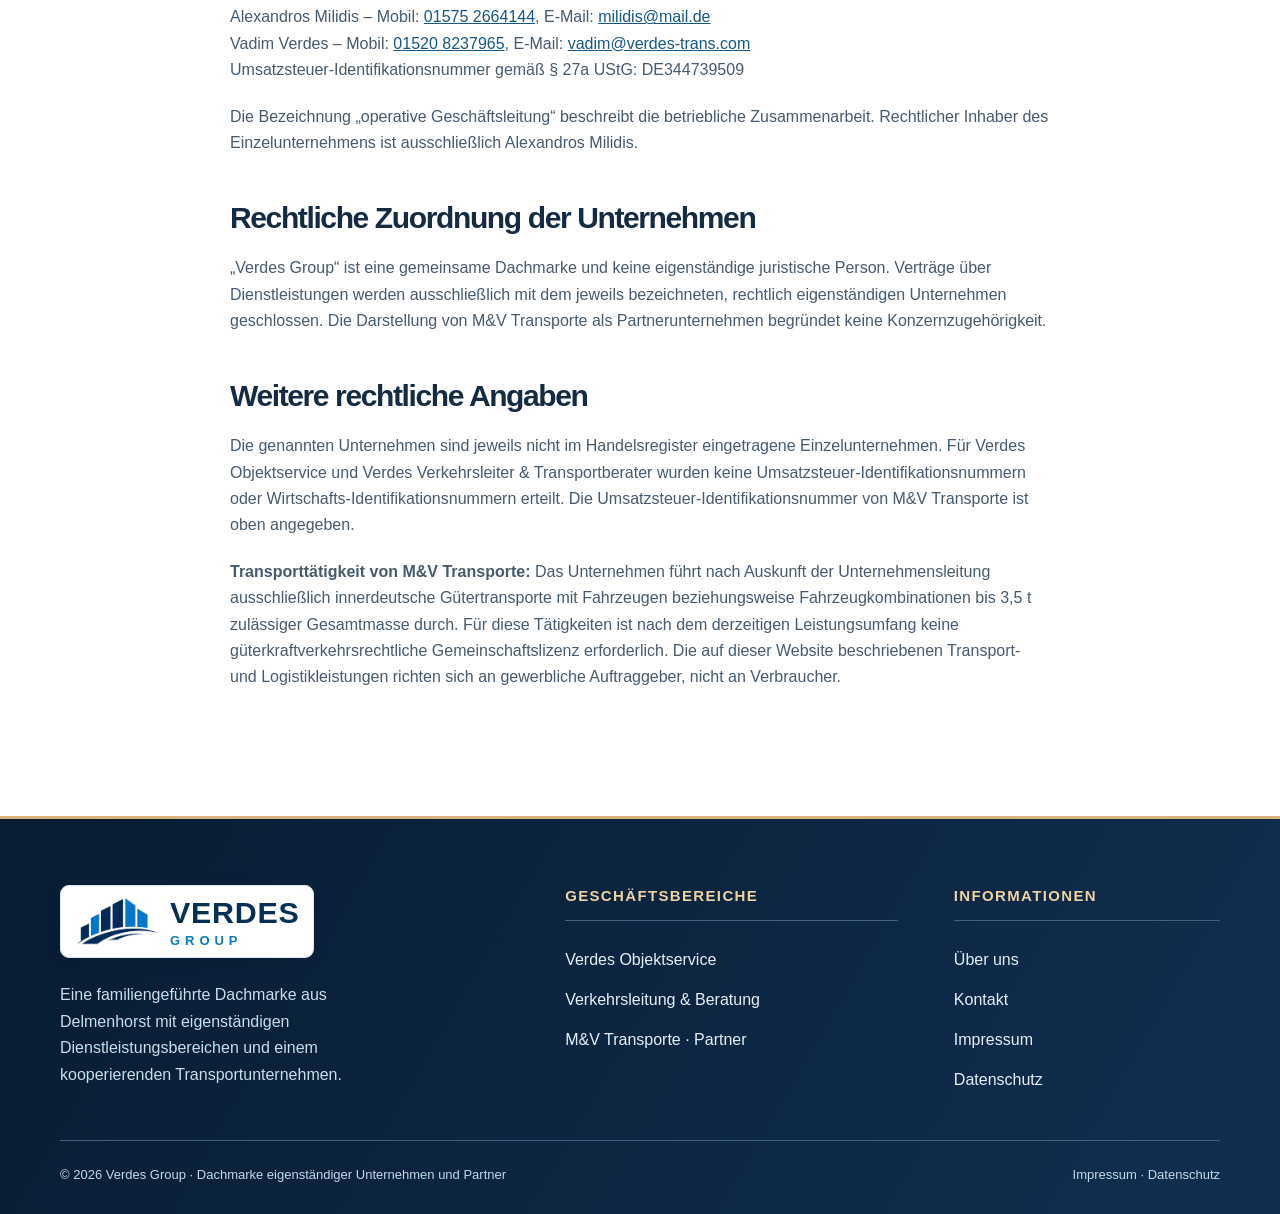
<file: impressum/index.html>
<!doctype html><html lang="de"><head><meta charset="utf-8"><meta name="viewport" content="width=device-width,initial-scale=1"><meta name="theme-color" content="#0b2540"><meta name="description" content="Anbieterkennzeichnung der auf verdes-group.de vorgestellten Unternehmen."><title>Impressum | Verdes Group</title><link rel="icon" type="image/png" href="/assets/verdes-group-icon-blue.png"><link rel="stylesheet" href="/assets/styles.css?v=20261124-1"><link rel="stylesheet" href="/assets/brand-navy.css?v=20261127-1"><link rel="canonical" href="https://verdes-group.de/impressum/"><meta name="robots" content="index,follow,max-image-preview:large"><meta property="og:type" content="website"><meta property="og:locale" content="de_DE"><meta property="og:site_name" content="Verdes Group"><meta property="og:title" content="Impressum | Verdes Group"><meta property="og:description" content="Anbieterkennzeichnung der auf verdes-group.de vorgestellten Unternehmen."><meta property="og:url" content="https://verdes-group.de/impressum/"><meta property="og:image" content="https://verdes-group.de/assets/images/verdes-group-unternehmen-v2.webp"><meta property="og:image:width" content="1671"><meta property="og:image:height" content="941"><meta property="og:image:alt" content="Verdes Group"><meta name="twitter:card" content="summary_large_image"></head><body data-brand="group"><a class="skip" href="#inhalt">Zum Inhalt springen</a><header class="site-header"><div class="container nav"><a class="brand" href="/" aria-label="Verdes Group Startseite"><img class="brand-symbol" src="/assets/verdes-group-mark-blue.webp" width="810" height="486" alt="" decoding="async"><span class="brand-wordmark" aria-hidden="true"><strong>VERDES</strong><span>GROUP</span></span></a><button class="menu-button" type="button" aria-label="Menü öffnen" aria-controls="navigation" aria-expanded="false">☰</button><nav id="navigation" class="nav-links" aria-label="Hauptnavigation"><a href="/">Startseite</a><a href="/objektservice/">Objektservice</a><a href="/verkehrsleitung/">Verkehrsleitung</a><a href="/mv-transporte/">M&amp;V Transporte</a><a href="/ueber-uns/">Über uns</a><a href="/kontakt/">Kontakt</a><a class="nav-cta" href="/kontakt/">Anfrage stellen</a></nav></div></header><main id="inhalt"><section class="section"><div class="container prose"><span class="eyebrow">Rechtliche Informationen</span><h1 style="font-size:clamp(42px,5vw,64px)">Impressum</h1>
<h2>Betreiber der gemeinsamen Website</h2><p>Vadim Verdes<br>Oldenburger Str. 128A<br>27753 Delmenhorst<br>Deutschland</p>
<p>Festnetz: <a href="tel:+4942216851993">04221 6851993</a><br>Mobil: <a href="tel:+4915208237965">01520 8237965</a><br>E-Mail: <a href="mailto:verkehrsleiter@verdes-trans.com">verkehrsleiter@verdes-trans.com</a></p>
<p>„Verdes Group“ ist die gemeinsame Dachmarke der nachfolgend aufgeführten, rechtlich eigenständigen Unternehmen beziehungsweise eines Partnerunternehmens. Sie bezeichnet derzeit keine gesondert gegründete juristische Person.</p>
<h2>Verdes Objektservice</h2><p>Inhaberin: Ana Verdes<br>Oldenburger Str. 128A<br>27753 Delmenhorst<br>Deutschland</p><p>Ansprechpartnerin: Ana Verdes<br>Ansprechpartner: Vadim Verdes<br>Festnetz: <a href="tel:+4942216851993">04221 6851993</a><br>Mobil: <a href="tel:+4915208237965">01520 8237965</a><br>E-Mail: <a href="mailto:objektservice@verdes-group.de">objektservice@verdes-group.de</a></p>
<h2>Verdes Verkehrsleiter &amp; Transportberater</h2><p>Inhaber: Vadim Verdes<br>Oldenburger Str. 128A<br>27753 Delmenhorst<br>Deutschland</p><p>Telefon: <a href="tel:+4915208237965">+49 1520 8237 965</a><br>E-Mail: <a href="mailto:verkehrsleiter@verdes-trans.com">verkehrsleiter@verdes-trans.com</a></p>
<h2>M&amp;V Transporte – eigenständiges Partnerunternehmen</h2><p>M&amp;V Transporte<br>Inhaber: Alexandros Milidis<br>Operative Geschäftsleitung: Alexandros Milidis und Vadim Verdes<br>Brendelweg 168<br>27755 Delmenhorst<br>Deutschland</p><p>Alexandros Milidis – Mobil: <a href="tel:+4915752664144">01575 2664144</a>, E-Mail: <a href="mailto:milidis@mail.de">milidis@mail.de</a><br>Vadim Verdes – Mobil: <a href="tel:+4915208237965">01520 8237965</a>, E-Mail: <a href="mailto:vadim@verdes-trans.com">vadim@verdes-trans.com</a><br>Umsatzsteuer-Identifikationsnummer gemäß § 27a UStG: DE344739509</p>
<p>Die Bezeichnung „operative Geschäftsleitung“ beschreibt die betriebliche Zusammenarbeit. Rechtlicher Inhaber des Einzelunternehmens ist ausschließlich Alexandros Milidis.</p>
<h2>Rechtliche Zuordnung der Unternehmen</h2><p>„Verdes Group“ ist eine gemeinsame Dachmarke und keine eigenständige juristische Person. Verträge über Dienstleistungen werden ausschließlich mit dem jeweils bezeichneten, rechtlich eigenständigen Unternehmen geschlossen. Die Darstellung von M&amp;V Transporte als Partnerunternehmen begründet keine Konzernzugehörigkeit.</p>
<h2>Weitere rechtliche Angaben</h2>
<p>Die genannten Unternehmen sind jeweils nicht im Handelsregister eingetragene Einzelunternehmen. Für Verdes Objektservice und Verdes Verkehrsleiter &amp; Transportberater wurden keine Umsatzsteuer-Identifikationsnummern oder Wirtschafts-Identifikationsnummern erteilt. Die Umsatzsteuer-Identifikationsnummer von M&amp;V Transporte ist oben angegeben.</p>
<p><strong>Transporttätigkeit von M&amp;V Transporte:</strong> Das Unternehmen führt nach Auskunft der Unternehmensleitung ausschließlich innerdeutsche Gütertransporte mit Fahrzeugen beziehungsweise Fahrzeugkombinationen bis 3,5 t zulässiger Gesamtmasse durch. Für diese Tätigkeiten ist nach dem derzeitigen Leistungsumfang keine güterkraftverkehrsrechtliche Gemeinschaftslizenz erforderlich. Die auf dieser Website beschriebenen Transport- und Logistikleistungen richten sich an gewerbliche Auftraggeber, nicht an Verbraucher.</p>
</div></section></main><footer class="footer"><div class="container"><div class="footer-grid"><div class="footer-brand"><a class="brand" href="/" aria-label="Verdes Group Startseite"><img class="brand-symbol" src="/assets/verdes-group-mark-blue.webp" width="810" height="486" alt="" decoding="async"><span class="brand-wordmark" aria-hidden="true"><strong>VERDES</strong><span>GROUP</span></span></a><p>Eine familiengeführte Dachmarke aus Delmenhorst mit eigenständigen Dienstleistungsbereichen und einem kooperierenden Transportunternehmen.</p></div><nav class="footer-links" aria-label="Geschäftsbereiche"><h2>Geschäftsbereiche</h2><a href="/objektservice/">Verdes Objektservice</a><a href="/verkehrsleitung/">Verkehrsleitung &amp; Beratung</a><a href="/mv-transporte/">M&amp;V Transporte · Partner</a></nav><nav class="footer-links" aria-label="Informationen"><h2>Informationen</h2><a href="/ueber-uns/">Über uns</a><a href="/kontakt/">Kontakt</a><a href="/impressum/">Impressum</a><a href="/datenschutz/">Datenschutz</a></nav></div><div class="footer-bottom"><span>© <span id="year">2026</span> Verdes Group · Dachmarke eigenständiger Unternehmen und Partner</span><span><a href="/impressum/">Impressum</a> · <a href="/datenschutz/">Datenschutz</a></span></div></div></footer><script src="/assets/site.js?v=20261123-3" defer></script></body></html>
</file>
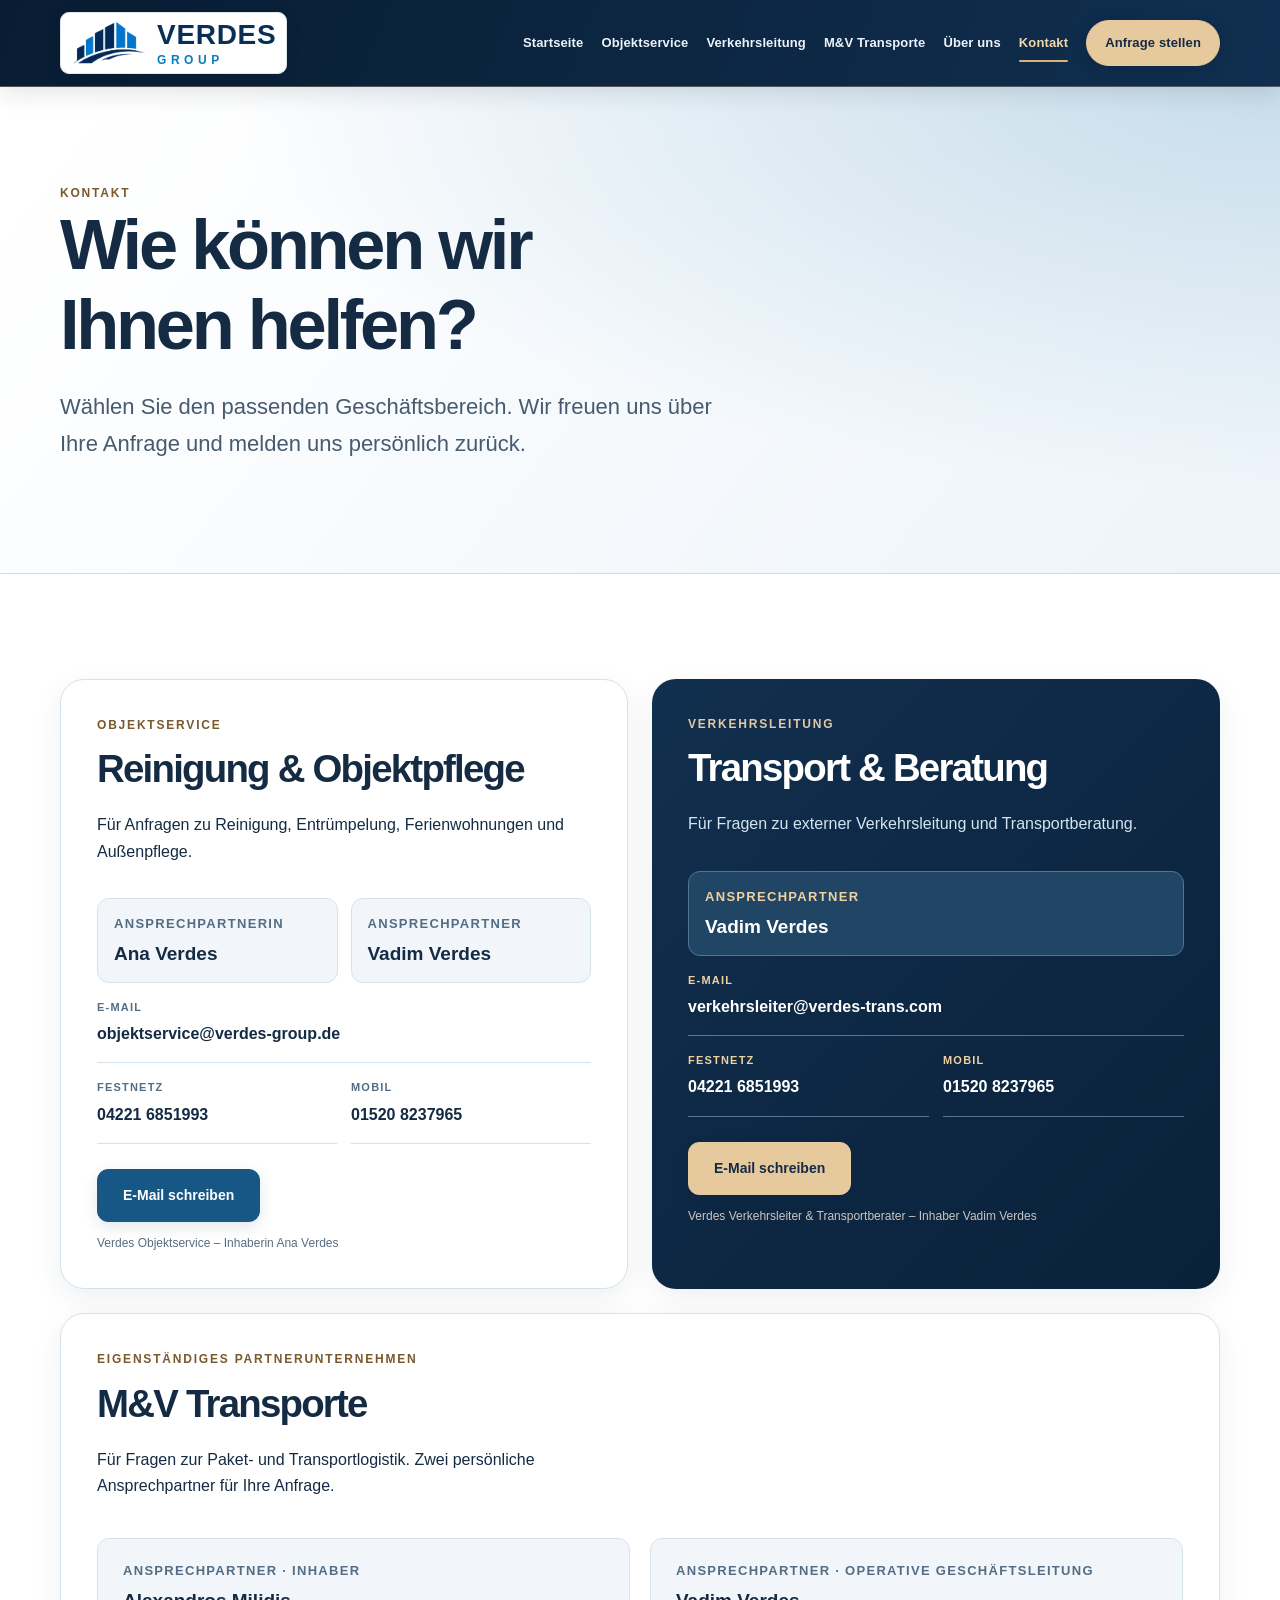
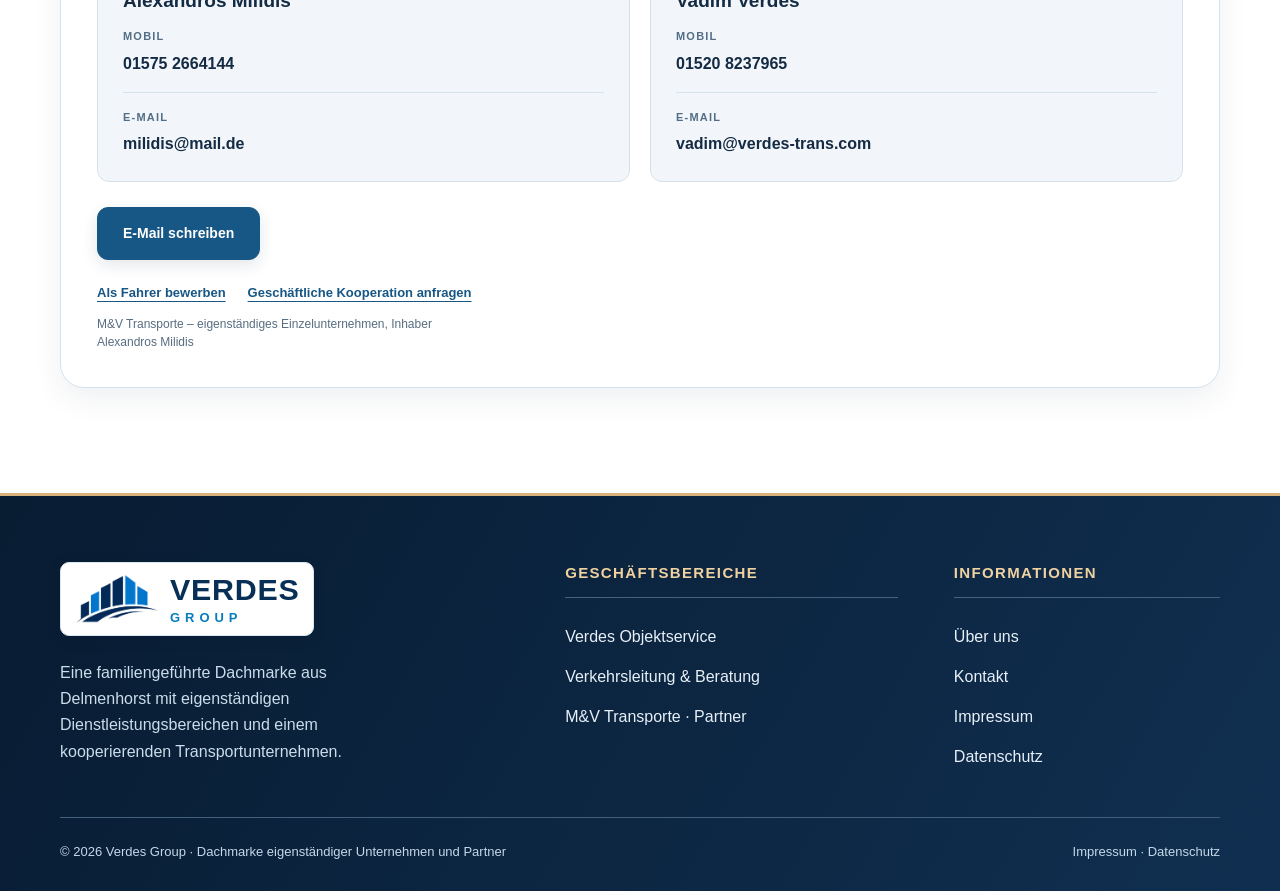
<file: kontakt/index.html>
<!doctype html><html lang="de"><head><meta charset="utf-8"><meta name="viewport" content="width=device-width,initial-scale=1"><meta name="theme-color" content="#0b2540"><meta name="description" content="Kontakt zu Verdes Objektservice, Verdes Verkehrsleitung und dem Partnerunternehmen M&amp;V Transporte. Telefonischer Kontakt und E-Mail-Anfragen."><title>Kontakt | Verdes Group</title><link rel="icon" type="image/png" href="/assets/verdes-group-icon-blue.png"><link rel="stylesheet" href="/assets/styles.css?v=20261124-1"><link rel="stylesheet" href="/assets/brand-navy.css?v=20261127-1"><link rel="canonical" href="https://verdes-group.de/kontakt/"><meta name="robots" content="index,follow,max-image-preview:large"><meta property="og:type" content="website"><meta property="og:locale" content="de_DE"><meta property="og:site_name" content="Verdes Group"><meta property="og:title" content="Kontakt | Verdes Group"><meta property="og:description" content="Kontakt zu Verdes Objektservice, Verdes Verkehrsleitung und dem Partnerunternehmen M&amp;V Transporte. Telefonischer Kontakt und E-Mail-Anfragen."><meta property="og:url" content="https://verdes-group.de/kontakt/"><meta property="og:image" content="https://verdes-group.de/assets/images/verdes-group-unternehmen-v2.webp"><meta property="og:image:width" content="1671"><meta property="og:image:height" content="941"><meta property="og:image:alt" content="Kontakt zur Verdes Group"><meta name="twitter:card" content="summary_large_image"></head><body data-brand="group"><a class="skip" href="#inhalt">Zum Inhalt springen</a><header class="site-header"><div class="container nav"><a class="brand" href="/" aria-label="Verdes Group Startseite"><img class="brand-symbol" src="/assets/verdes-group-mark-blue.webp" width="810" height="486" alt="" decoding="async"><span class="brand-wordmark" aria-hidden="true"><strong>VERDES</strong><span>GROUP</span></span></a><button class="menu-button" type="button" aria-label="Menü öffnen" aria-controls="navigation" aria-expanded="false">☰</button><nav id="navigation" class="nav-links" aria-label="Hauptnavigation"><a href="/">Startseite</a><a href="/objektservice/">Objektservice</a><a href="/verkehrsleitung/">Verkehrsleitung</a><a href="/mv-transporte/">M&amp;V Transporte</a><a href="/ueber-uns/">Über uns</a><a href="/kontakt/" class="active" aria-current="page">Kontakt</a><a class="nav-cta" href="/kontakt/">Anfrage stellen</a></nav></div></header><main id="inhalt"><section class="page-hero"><div class="container"><span class="eyebrow">Kontakt</span><h1>Wie können wir<br>Ihnen helfen?</h1><p class="lead">Wählen Sie den passenden Geschäftsbereich. Wir freuen uns über Ihre Anfrage und melden uns persönlich zurück.</p></div></section><section class="section contact-section">
<div class="container contact-grid">

  <article class="contact-card contact-card-objekt">
    <span class="eyebrow">Objektservice</span>
    <h2>Reinigung &amp; Objektpflege</h2>
    <p>Für Anfragen zu Reinigung, Entrümpelung, Ferienwohnungen und Außenpflege.</p>

    <div class="contact-people" aria-label="Ihre Ansprechpartner bei Verdes Objektservice">
      <div class="contact-person"><span class="caption">Ansprechpartnerin</span><strong>Ana Verdes</strong></div>
      <div class="contact-person"><span class="caption">Ansprechpartner</span><strong>Vadim Verdes</strong></div>
    </div>

    <div class="contact-detail"><span class="caption">E-Mail</span><a href="mailto:objektservice@verdes-group.de">objektservice@verdes-group.de</a></div>
    <div class="contact-phones">
      <div class="contact-detail"><span class="caption">Festnetz</span><a href="tel:+4942216851993">04221 6851993</a></div>
      <div class="contact-detail"><span class="caption">Mobil</span><a href="tel:+4915208237965">01520 8237965</a></div>
    </div>
    <div class="btn-row"><a class="btn btn-primary" href="mailto:objektservice@verdes-group.de?subject=Anfrage%20Objektservice">E-Mail schreiben</a></div>
    <p class="fineprint">Verdes Objektservice – Inhaberin Ana Verdes</p>
  </article>

  <article class="contact-card dark contact-card-verkehr">
    <span class="eyebrow" style="color:#e2c9a7">Verkehrsleitung</span>
    <h2>Transport &amp; Beratung</h2>
    <p class="light">Für Fragen zu externer Verkehrsleitung und Transportberatung.</p>

    <div class="contact-people contact-people-single" aria-label="Ihr Ansprechpartner für Verkehrsleitung">
      <div class="contact-person"><span class="caption">Ansprechpartner</span><strong>Vadim Verdes</strong></div>
    </div>

    <div class="contact-detail"><span class="caption">E-Mail</span><a href="mailto:verkehrsleiter@verdes-trans.com">verkehrsleiter@verdes-trans.com</a></div>
    <div class="contact-phones">
      <div class="contact-detail"><span class="caption">Festnetz</span><a href="tel:+4942216851993">04221 6851993</a></div>
      <div class="contact-detail"><span class="caption">Mobil</span><a href="tel:+4915208237965">01520 8237965</a></div>
    </div>
    <div class="btn-row"><a class="btn btn-lime" href="mailto:verkehrsleiter@verdes-trans.com?subject=Anfrage%20Verkehrsleitung">E-Mail schreiben</a></div>
    <p class="fineprint" style="color:#cac5c0">Verdes Verkehrsleiter &amp; Transportberater – Inhaber Vadim Verdes</p>
  </article>

  <article class="contact-card contact-card-mv">
    <span class="eyebrow">Eigenständiges Partnerunternehmen</span>
    <h2>M&amp;V Transporte</h2>
    <p>Für Fragen zur Paket- und Transportlogistik. Zwei persönliche Ansprechpartner für Ihre Anfrage.</p>

    <div class="contact-people contact-people-mv" aria-label="Ansprechpartner bei M und V Transporte">
      <div class="contact-person">
        <span class="caption">Ansprechpartner · Inhaber</span>
        <strong>Alexandros Milidis</strong>
        <div class="contact-detail"><span class="caption">Mobil</span><a href="tel:+4915752664144">01575 2664144</a></div>
        <div class="contact-detail"><span class="caption">E-Mail</span><a href="mailto:milidis@mail.de">milidis@mail.de</a></div>
      </div>
      <div class="contact-person">
        <span class="caption">Ansprechpartner · Operative Geschäftsleitung</span>
        <strong>Vadim Verdes</strong>
        <div class="contact-detail"><span class="caption">Mobil</span><a href="tel:+4915208237965">01520 8237965</a></div>
        <div class="contact-detail"><span class="caption">E-Mail</span><a href="mailto:vadim@verdes-trans.com">vadim@verdes-trans.com</a></div>
      </div>
    </div>

    <div class="btn-row"><a class="btn btn-primary" href="mailto:vadim@verdes-trans.com?subject=Anfrage%20M%26V%20Transporte">E-Mail schreiben</a></div>
    <div class="mv-contact-opportunity-links"><a href="/mv-transporte/karriere/">Als Fahrer bewerben</a><a href="/mv-transporte/#kooperation-anfragen">Geschäftliche Kooperation anfragen</a></div>
    <p class="fineprint">M&amp;V Transporte – eigenständiges Einzelunternehmen, Inhaber Alexandros Milidis</p>
  </article>

</div></section></main><footer class="footer"><div class="container"><div class="footer-grid"><div class="footer-brand"><a class="brand" href="/" aria-label="Verdes Group Startseite"><img class="brand-symbol" src="/assets/verdes-group-mark-blue.webp" width="810" height="486" alt="" decoding="async"><span class="brand-wordmark" aria-hidden="true"><strong>VERDES</strong><span>GROUP</span></span></a><p>Eine familiengeführte Dachmarke aus Delmenhorst mit eigenständigen Dienstleistungsbereichen und einem kooperierenden Transportunternehmen.</p></div><nav class="footer-links" aria-label="Geschäftsbereiche"><h2>Geschäftsbereiche</h2><a href="/objektservice/">Verdes Objektservice</a><a href="/verkehrsleitung/">Verkehrsleitung &amp; Beratung</a><a href="/mv-transporte/">M&amp;V Transporte · Partner</a></nav><nav class="footer-links" aria-label="Informationen"><h2>Informationen</h2><a href="/ueber-uns/">Über uns</a><a href="/kontakt/">Kontakt</a><a href="/impressum/">Impressum</a><a href="/datenschutz/">Datenschutz</a></nav></div><div class="footer-bottom"><span>© <span id="year">2026</span> Verdes Group · Dachmarke eigenständiger Unternehmen und Partner</span><span><a href="/impressum/">Impressum</a> · <a href="/datenschutz/">Datenschutz</a></span></div></div></footer><script src="/assets/site.js?v=20261123-3" defer></script></body></html>
</file>
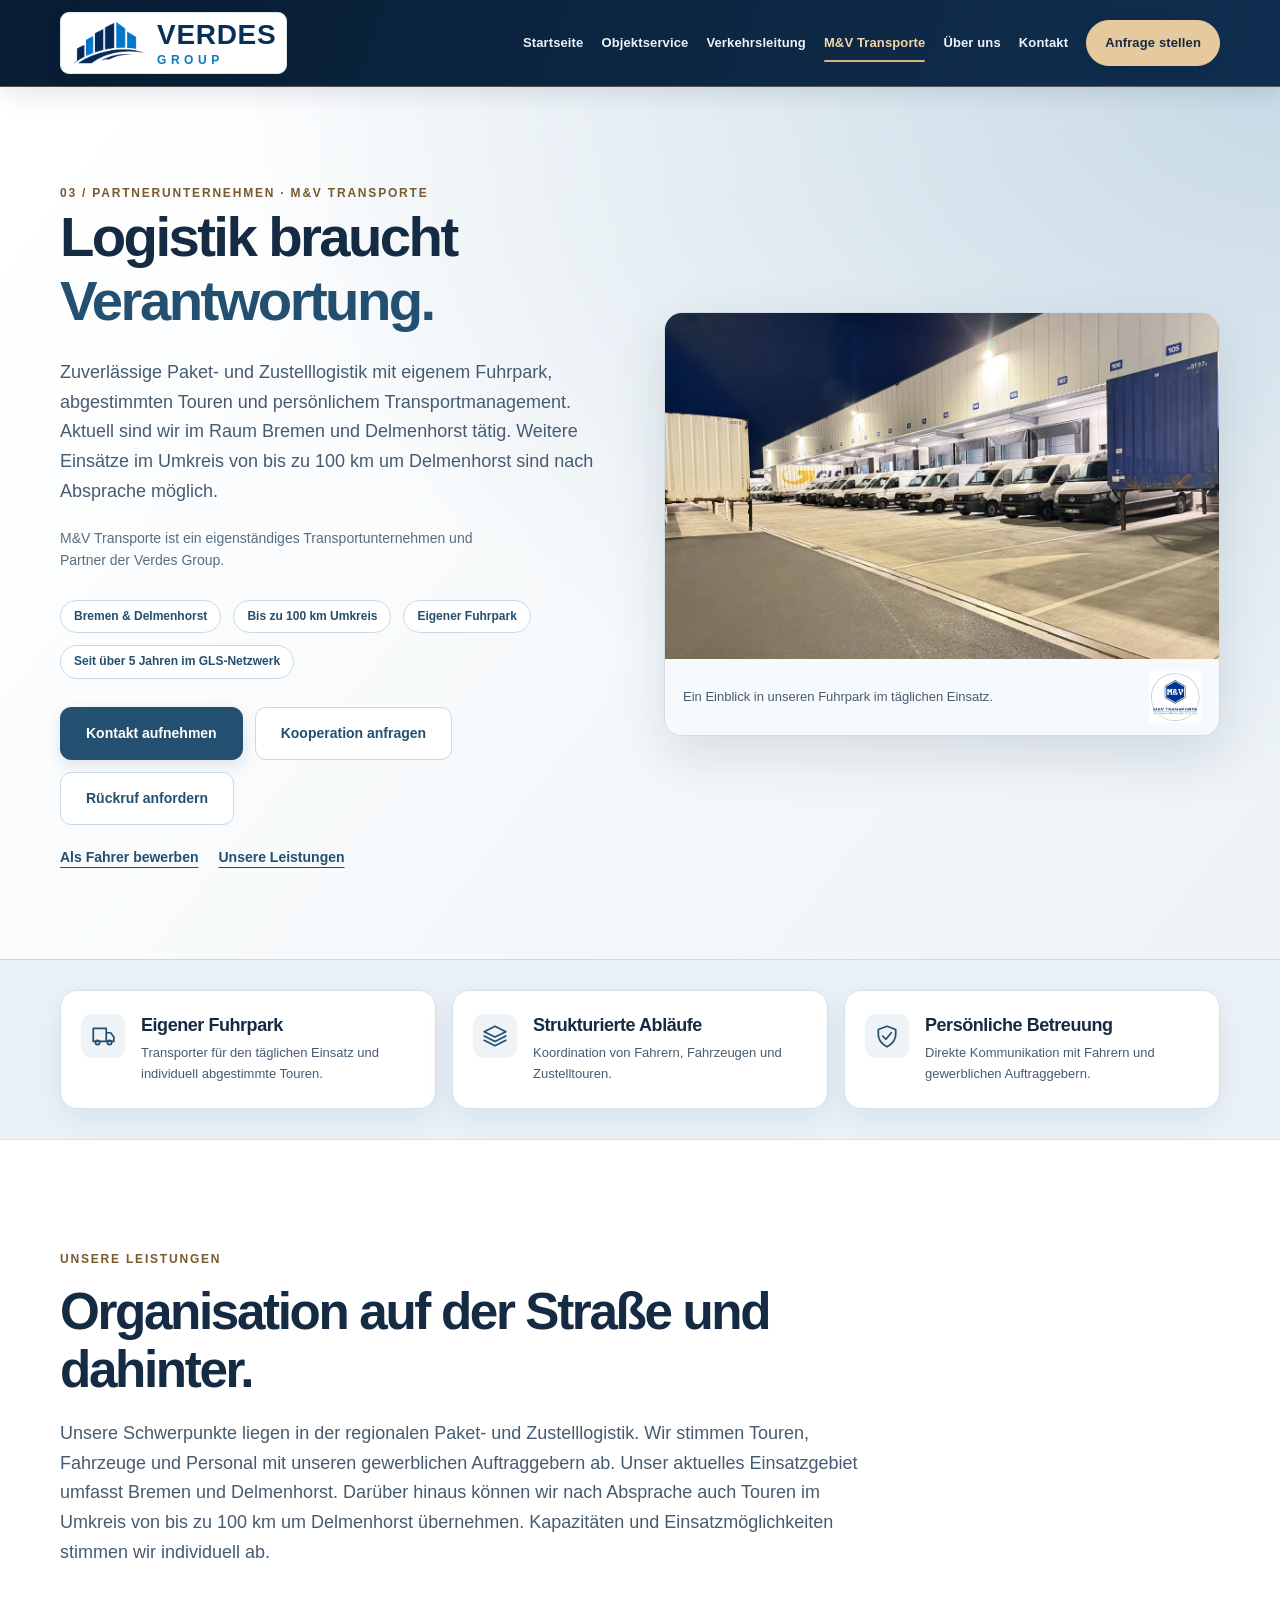
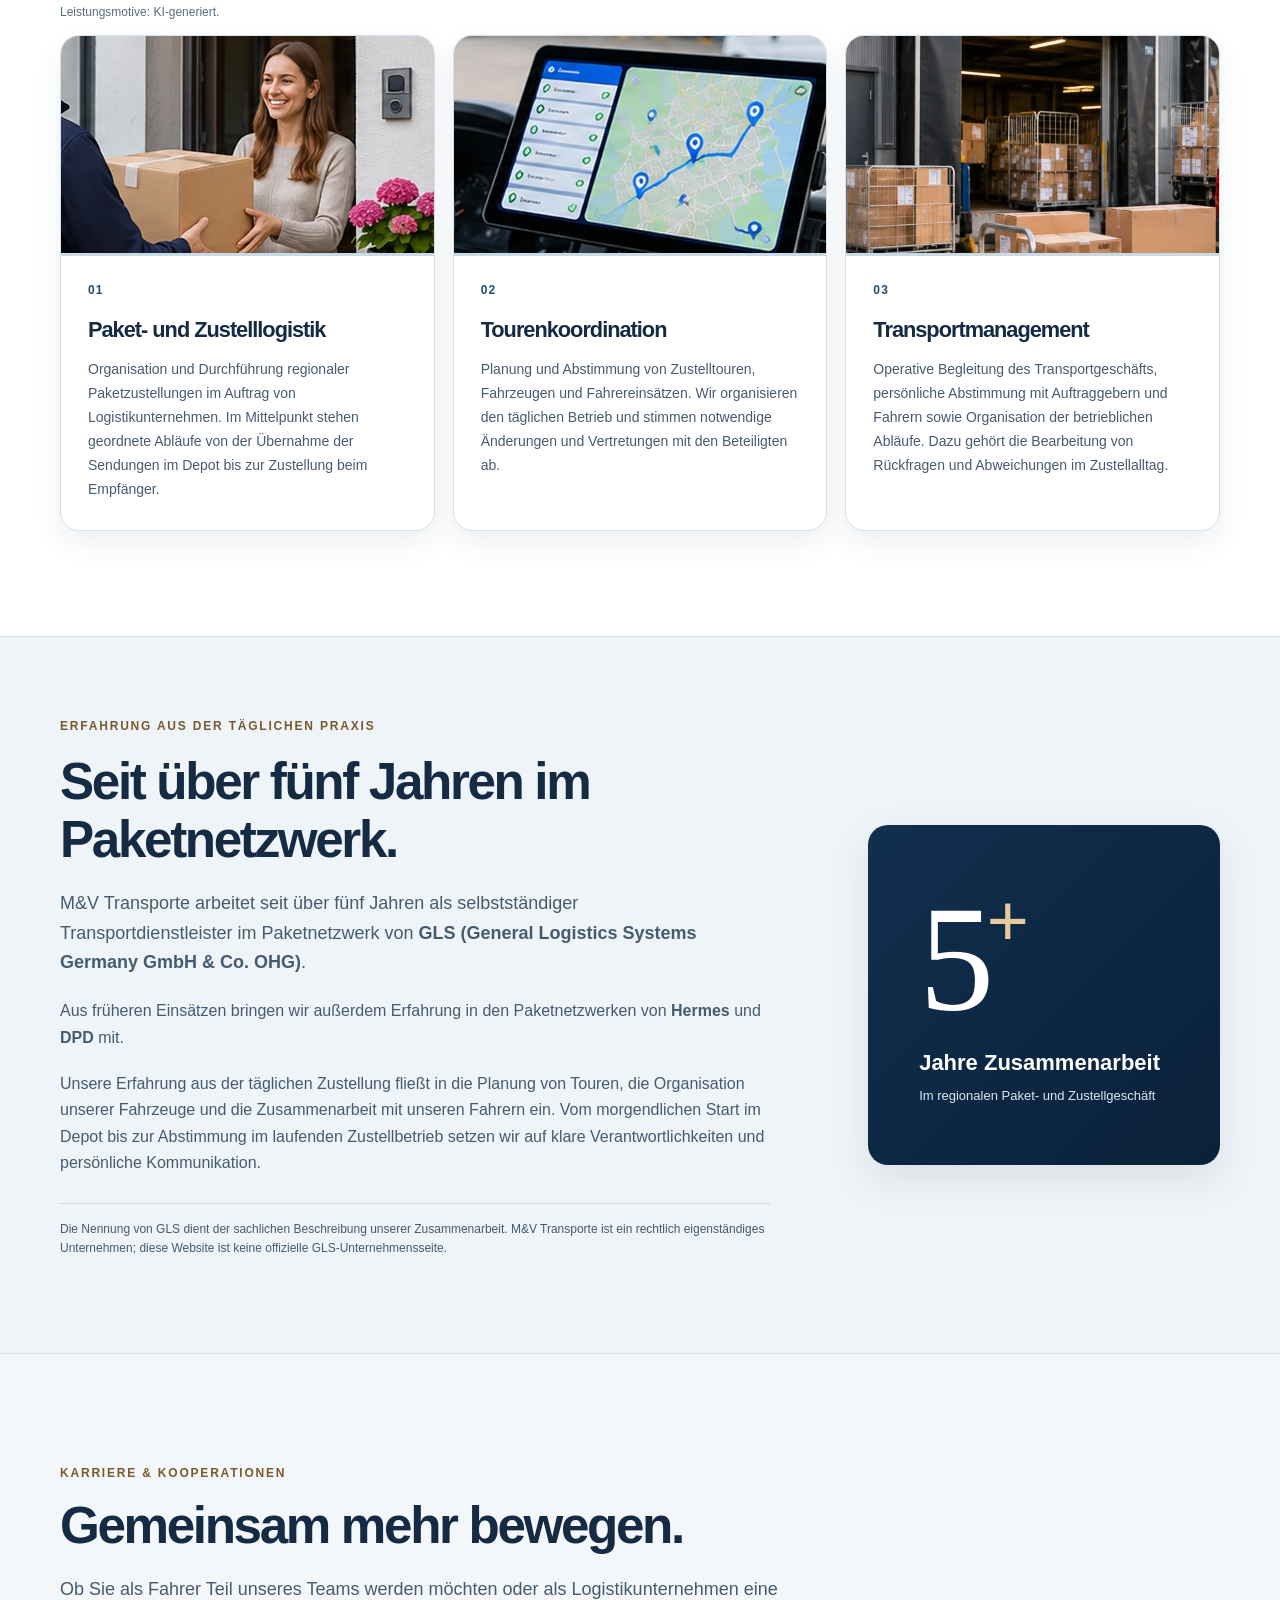
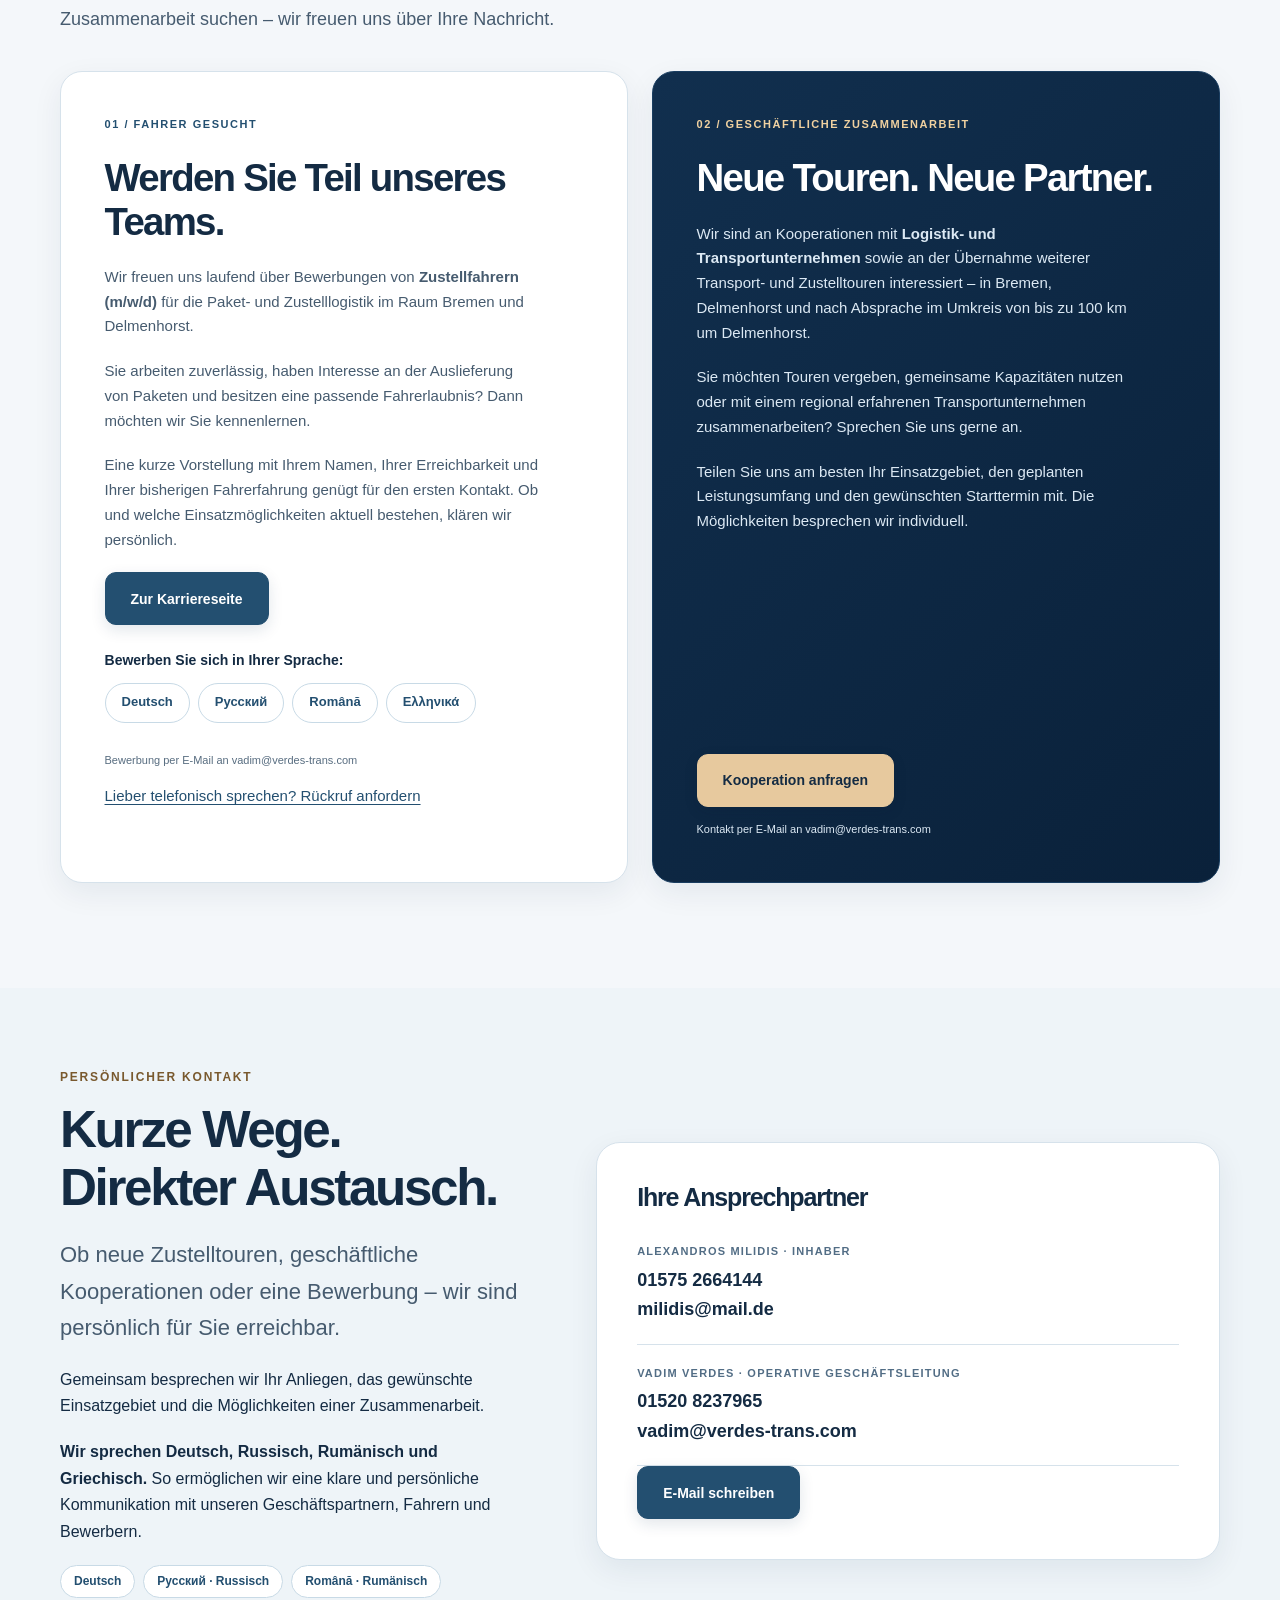
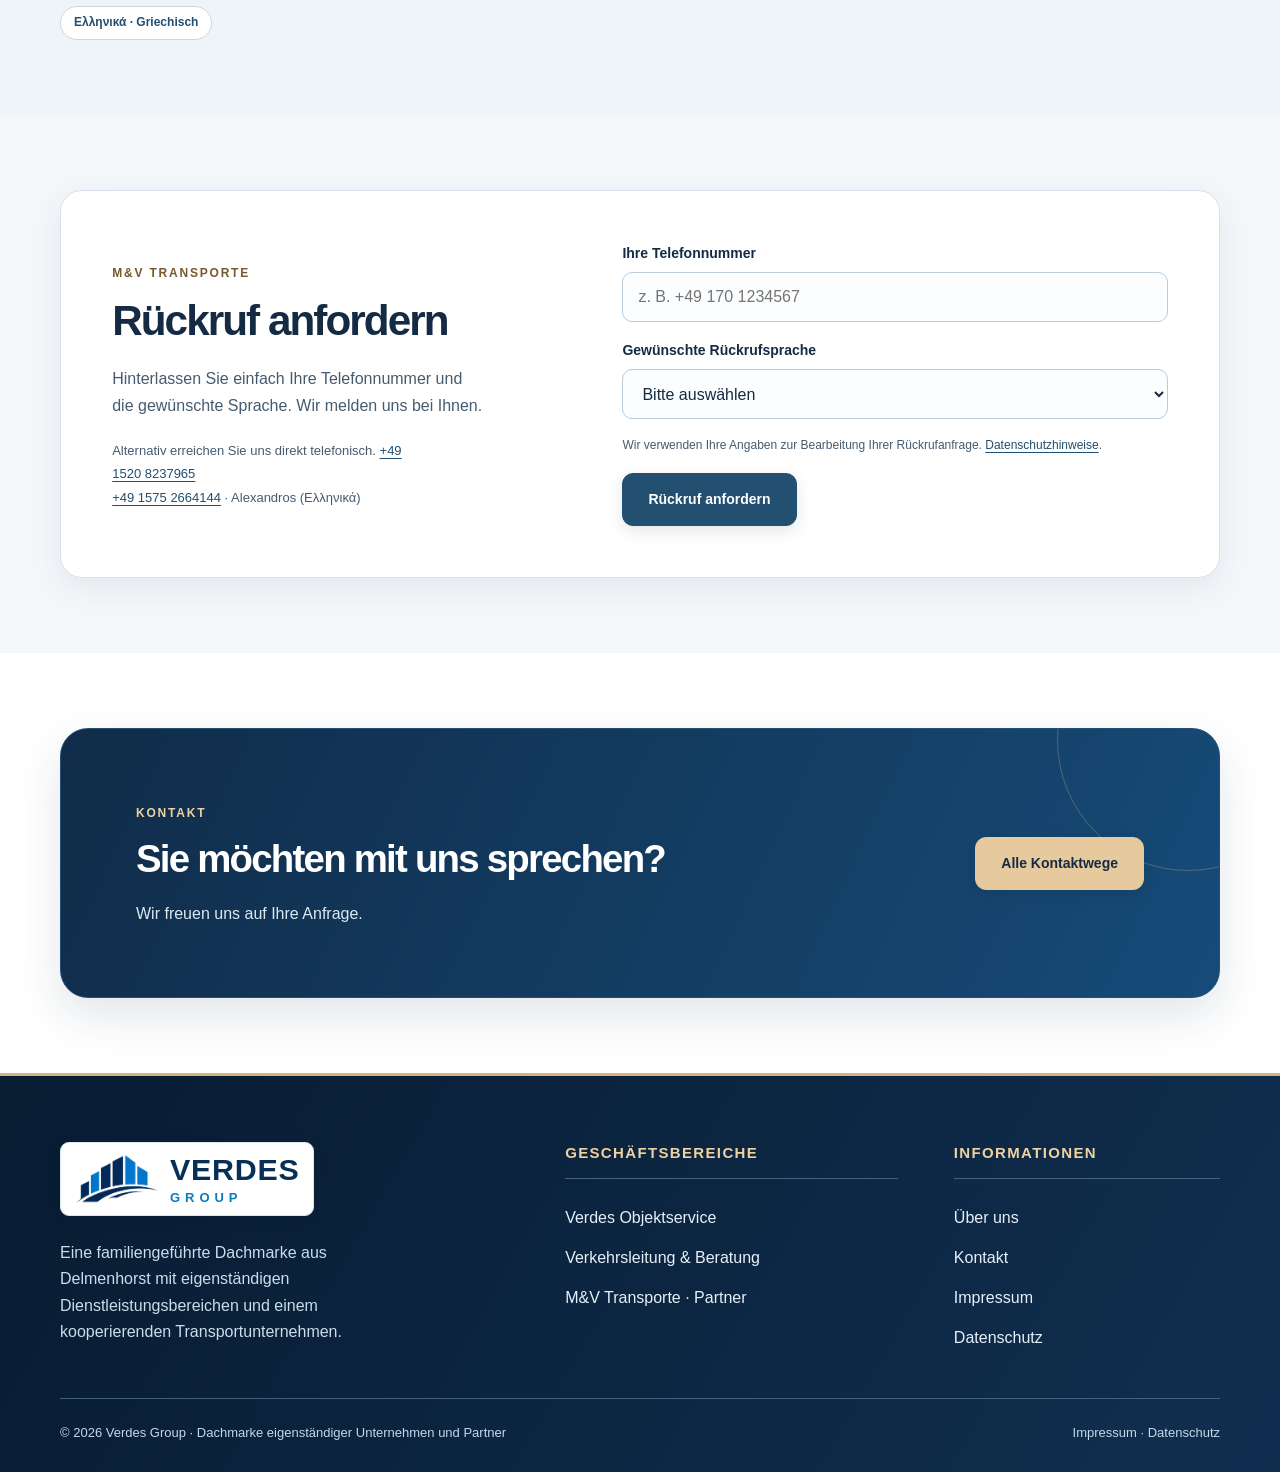
<file: mv-transporte/index.html>
<!doctype html><html lang="de"><head><meta charset="utf-8"><meta name="viewport" content="width=device-width,initial-scale=1"><meta name="theme-color" content="#0b2540"><meta name="description" content="M&amp;V Transporte: Paketlogistik mit eigenem Fuhrpark in Bremen und Delmenhorst. Weitere Touren bis 100 km um Delmenhorst möglich. Kooperationen willkommen."><title>M&amp;V Transporte | Paketlogistik Bremen &amp; Delmenhorst</title><link rel="icon" type="image/png" href="/assets/verdes-group-icon-blue.png"><link rel="stylesheet" href="/assets/styles.css?v=20261127-callback-confirmation-1"><link rel="stylesheet" href="/assets/brand-navy.css?v=20261127-1"><link rel="canonical" href="https://verdes-group.de/mv-transporte/"><meta name="robots" content="index,follow,max-image-preview:large"><meta property="og:type" content="website"><meta property="og:locale" content="de_DE"><meta property="og:site_name" content="Verdes Group"><meta property="og:title" content="M&amp;V Transporte | Paketlogistik Bremen &amp; Delmenhorst"><meta property="og:description" content="M&amp;V Transporte: Paketlogistik mit eigenem Fuhrpark in Bremen und Delmenhorst. Weitere Touren bis 100 km um Delmenhorst möglich. Kooperationen willkommen."><meta property="og:url" content="https://verdes-group.de/mv-transporte/"><meta property="og:image" content="https://verdes-group.de/assets/images/mv-fuhrpark.webp"><meta property="og:image:width" content="1200"><meta property="og:image:height" content="750"><meta property="og:image:alt" content="Fuhrpark von M&amp;V Transporte an einem Paketdepot"><meta name="twitter:card" content="summary_large_image"><script type="application/ld+json">
{
  "@context": "https://schema.org",
  "@graph": [
    {
      "@type": "WebPage",
      "@id": "https://verdes-group.de/mv-transporte/#webpage",
      "url": "https://verdes-group.de/mv-transporte/",
      "name": "M&V Transporte | Paketlogistik Bremen & Delmenhorst",
      "description": "M&V Transporte: Paketlogistik mit eigenem Fuhrpark in Bremen und Delmenhorst. Weitere Touren bis 100 km um Delmenhorst möglich. Kooperationen willkommen.",
      "inLanguage": "de",
      "isPartOf": {
        "@id": "https://verdes-group.de/#website"
      },
      "mainEntity": {
        "@id": "https://verdes-group.de/mv-transporte/#unternehmen"
      }
    },
    {
      "@type": "Organization",
      "@id": "https://verdes-group.de/mv-transporte/#unternehmen",
      "name": "M&V Transporte",
      "url": "https://verdes-group.de/mv-transporte/",
      "description": "Eigenständiges Transportunternehmen für Paket- und Zustelllogistik mit eigenem Fuhrpark in Bremen und Delmenhorst. Weitere Touren bis 100 km um Delmenhorst nach Absprache. Über fünf Jahre im GLS-Paketnetzwerk; Erfahrung aus früheren Einsätzen in den Paketnetzwerken von Hermes und DPD. Bewerbungen von Zustellfahrern (m/w/d) willkommen.",
      "address": {
        "@type": "PostalAddress",
        "streetAddress": "Brendelweg 168",
        "postalCode": "27755",
        "addressLocality": "Delmenhorst",
        "addressRegion": "Niedersachsen",
        "addressCountry": "DE"
      },
      "telephone": "+4915752664144",
      "email": "milidis@mail.de",
      "logo": "https://verdes-group.de/assets/images/mv-transporte-logo.webp",
      "image": "https://verdes-group.de/assets/images/mv-fuhrpark.webp",
      "areaServed": [
        {
          "@type": "City",
          "name": "Bremen"
        },
        {
          "@type": "City",
          "name": "Delmenhorst"
        },
        "Weitere Einsätze nach Absprache im Umkreis von bis zu 100 km um Delmenhorst"
      ],
      "contactPoint": [
        {
          "@type": "ContactPoint",
          "contactType": "Bewerbungen und geschäftliche Anfragen",
          "telephone": "+4915208237965",
          "email": "vadim@verdes-trans.com",
          "availableLanguage": [
            "de",
            "ru",
            "ro"
          ],
          "name": "Vadim Verdes",
          "description": "Anfragen und Bewerbungen als Zustellfahrer (m/w/d) für die Paket- und Zustelllogistik im Raum Bremen und Delmenhorst."
        },
        {
          "@type": "ContactPoint",
          "contactType": "Kontakt auf Griechisch",
          "telephone": "+4915752664144",
          "email": "milidis@mail.de",
          "availableLanguage": [
            "el"
          ],
          "name": "Alexandros Milidis"
        }
      ],
      "hasOfferCatalog": {
        "@type": "OfferCatalog",
        "name": "Leistungen – M&V Transporte",
        "itemListElement": [
          {
            "@type": "Offer",
            "itemOffered": {
              "@type": "Service",
              "@id": "https://verdes-group.de/mv-transporte/#leistung-1",
              "name": "Paket- und Zustelllogistik",
              "serviceType": "Paket- und Zustelllogistik",
              "description": "Organisation und Durchführung regionaler Paketzustellungen im Auftrag von Logistikunternehmen. Im Mittelpunkt stehen geordnete Abläufe von der Übernahme der Sendungen im Depot bis zur Zustellung beim Empfänger.",
              "provider": {
                "@id": "https://verdes-group.de/mv-transporte/#unternehmen"
              }
            }
          },
          {
            "@type": "Offer",
            "itemOffered": {
              "@type": "Service",
              "@id": "https://verdes-group.de/mv-transporte/#leistung-2",
              "name": "Tourenkoordination",
              "serviceType": "Tourenkoordination",
              "description": "Planung und Abstimmung von Zustelltouren, Fahrzeugen und Fahrereinsätzen. Wir organisieren den täglichen Betrieb und stimmen notwendige Änderungen und Vertretungen mit den Beteiligten ab.",
              "provider": {
                "@id": "https://verdes-group.de/mv-transporte/#unternehmen"
              }
            }
          },
          {
            "@type": "Offer",
            "itemOffered": {
              "@type": "Service",
              "@id": "https://verdes-group.de/mv-transporte/#leistung-3",
              "name": "Transportmanagement",
              "serviceType": "Transportmanagement",
              "description": "Operative Begleitung des Transportgeschäfts, persönliche Abstimmung mit Auftraggebern und Fahrern sowie Organisation der betrieblichen Abläufe. Dazu gehört die Bearbeitung von Rückfragen und Abweichungen im Zustellalltag.",
              "provider": {
                "@id": "https://verdes-group.de/mv-transporte/#unternehmen"
              }
            }
          }
        ]
      },
      "mainEntityOfPage": {
        "@id": "https://verdes-group.de/mv-transporte/#webpage"
      }
    }
  ]
}
</script></head><body data-brand="mv"><a class="skip" href="#inhalt">Zum Inhalt springen</a><header class="site-header"><div class="container nav"><a class="brand" href="/" aria-label="Verdes Group Startseite"><img class="brand-symbol" src="/assets/verdes-group-mark-blue.webp" width="810" height="486" alt="" decoding="async"><span class="brand-wordmark" aria-hidden="true"><strong>VERDES</strong><span>GROUP</span></span></a><button class="menu-button" type="button" aria-label="Menü öffnen" aria-controls="navigation" aria-expanded="false">☰</button><nav id="navigation" class="nav-links" aria-label="Hauptnavigation"><a href="/">Startseite</a><a href="/objektservice/">Objektservice</a><a href="/verkehrsleitung/">Verkehrsleitung</a><a href="/mv-transporte/" class="active" aria-current="page">M&amp;V Transporte</a><a href="/ueber-uns/">Über uns</a><a href="/kontakt/">Kontakt</a><a class="nav-cta" href="/kontakt/">Anfrage stellen</a></nav></div></header><main id="inhalt"><section class="page-hero traffic-page"><div class="container page-hero-grid"><div class="page-hero-copy"><span class="eyebrow">03 / Partnerunternehmen · M&amp;V Transporte</span><h1>Logistik braucht<br><span style="color:#aa8d6e">Verantwortung.</span></h1><p class="lead">Zuverlässige Paket- und Zustelllogistik mit eigenem Fuhrpark, abgestimmten Touren und persönlichem Transportmanagement. Aktuell sind wir im Raum Bremen und Delmenhorst tätig. Weitere Einsätze im Umkreis von bis zu 100 km um Delmenhorst sind nach Absprache möglich.</p><p class="mv-hero-partner-note">M&amp;V Transporte ist ein eigenständiges Transportunternehmen und Partner der Verdes Group.</p><div class="micro"><span>Bremen &amp; Delmenhorst</span><span>Bis zu 100 km Umkreis</span><span>Eigener Fuhrpark</span><span>Seit über 5 Jahren im GLS-Netzwerk</span></div><div class="btn-row"><a class="btn btn-primary" href="mailto:vadim@verdes-trans.com?subject=Anfrage%20M%26V%20Transporte">Kontakt aufnehmen</a><a class="btn btn-outline" href="#kooperation-anfragen">Kooperation anfragen</a><a class="btn btn-outline callback-link" href="#rueckruf">Rückruf anfordern</a></div><div class="mv-quick-links"><a href="#fahrer-bewerbung">Als Fahrer bewerben</a><a href="#mv-leistungen">Unsere Leistungen</a></div></div><figure class="service-visual mv-fleet-visual"><img src="/assets/images/mv-fuhrpark.webp" width="1200" height="750" alt="Transporter des Fuhrparks von M&amp;V Transporte an den Verladerampen eines Paketdepots" decoding="async" fetchpriority="high"><figcaption><span>Ein Einblick in unseren Fuhrpark im täglichen Einsatz.</span><img src="/assets/images/mv-transporte-logo.webp" width="306" height="310" alt="Logo von M&amp;V Transporte" decoding="async"></figcaption></figure></div></section><section class="mv-strength-strip" aria-label="Unsere Stärken"><div class="container mv-strength-grid"><article><span class="mv-strength-icon" aria-hidden="true"><svg viewBox="0 0 24 24" fill="none" stroke="currentColor" stroke-width="1.6" stroke-linecap="round" stroke-linejoin="round"><path d="M3 5h12v12H3zM15 9h4l3 4v4h-7"/><circle cx="7" cy="18" r="2"/><circle cx="18" cy="18" r="2"/></svg></span><div><h2>Eigener Fuhrpark</h2><p>Transporter für den täglichen Einsatz und individuell abgestimmte Touren.</p></div></article><article><span class="mv-strength-icon" aria-hidden="true"><svg viewBox="0 0 24 24" fill="none" stroke="currentColor" stroke-width="1.6" stroke-linecap="round" stroke-linejoin="round"><path d="m12 3 10 5-10 5L2 8l10-5Zm-10 9 10 5 10-5M2 16l10 5 10-5"/></svg></span><div><h2>Strukturierte Abläufe</h2><p>Koordination von Fahrern, Fahrzeugen und Zustelltouren.</p></div></article><article><span class="mv-strength-icon" aria-hidden="true"><svg viewBox="0 0 24 24" fill="none" stroke="currentColor" stroke-width="1.6" stroke-linecap="round" stroke-linejoin="round"><path d="M12 3 4 6v5c0 5 3 8 8 11 5-3 8-6 8-11V6l-8-3Z"/><path d="m8 12 3 3 5-6"/></svg></span><div><h2>Persönliche Betreuung</h2><p>Direkte Kommunikation mit Fahrern und gewerblichen Auftraggebern.</p></div></article></div></section><section class="section mv-services-section" id="mv-leistungen"><div class="container"><div class="section-head"><span class="eyebrow">Unsere Leistungen</span><h2>Organisation auf der Straße und dahinter.</h2><p>Unsere Schwerpunkte liegen in der regionalen Paket- und Zustelllogistik. Wir stimmen Touren, Fahrzeuge und Personal mit unseren gewerblichen Auftraggebern ab. Unser aktuelles Einsatzgebiet umfasst Bremen und Delmenhorst. Darüber hinaus können wir nach Absprache auch Touren im Umkreis von bis zu 100 km um Delmenhorst übernehmen. Kapazitäten und Einsatzmöglichkeiten stimmen wir individuell ab.</p></div><p class="mv-service-image-note" style="margin:0 0 12px">Leistungsmotive: KI-generiert.</p><div class="content-grid mv-service-grid"><article class="feature mv-service-card"><img src="/assets/images/mv-paketzustellung-v2.webp" width="720" height="420" loading="lazy" decoding="async" alt="Illustrative Darstellung einer Paketübergabe an der Haustür"><div class="mv-service-body"><span class="feature-index">01</span><h3>Paket- und Zustelllogistik</h3><p>Organisation und Durchführung regionaler Paketzustellungen im Auftrag von Logistikunternehmen. Im Mittelpunkt stehen geordnete Abläufe von der Übernahme der Sendungen im Depot bis zur Zustellung beim Empfänger.</p></div></article><article class="feature mv-service-card"><img src="/assets/images/mv-tourenkoordination-v2.webp" width="720" height="420" loading="lazy" decoding="async" alt="Illustrative Darstellung eines Navigationsgeräts mit geplanter Zustelltour im Transporter"><div class="mv-service-body"><span class="feature-index">02</span><h3>Tourenkoordination</h3><p>Planung und Abstimmung von Zustelltouren, Fahrzeugen und Fahrereinsätzen. Wir organisieren den täglichen Betrieb und stimmen notwendige Änderungen und Vertretungen mit den Beteiligten ab.</p></div></article><article class="feature mv-service-card"><img src="/assets/images/mv-transportmanagement-v2.webp" width="720" height="420" loading="lazy" decoding="async" alt="Illustrative Darstellung bereitgestellter Pakete und Rollcontainer an einer Verladerampe"><div class="mv-service-body"><span class="feature-index">03</span><h3>Transportmanagement</h3><p>Operative Begleitung des Transportgeschäfts, persönliche Abstimmung mit Auftraggebern und Fahrern sowie Organisation der betrieblichen Abläufe. Dazu gehört die Bearbeitung von Rückfragen und Abweichungen im Zustellalltag.</p></div></article></div></div></section><section class="section-sm mv-experience-section" aria-labelledby="mv-experience-heading">
  <div class="container mv-experience-grid">
    <div>
      <span class="eyebrow">Erfahrung aus der täglichen Praxis</span>
      <h2 id="mv-experience-heading">Seit über fünf Jahren im Paketnetzwerk.</h2>
      <p class="lead">M&amp;V Transporte arbeitet seit über fünf Jahren als selbstständiger Transportdienstleister im Paketnetzwerk von <strong>GLS (General Logistics Systems Germany GmbH &amp; Co. OHG)</strong>.</p>
      <p>Aus früheren Einsätzen bringen wir außerdem Erfahrung in den Paketnetzwerken von <strong>Hermes</strong> und <strong>DPD</strong> mit.</p>
      <p>Unsere Erfahrung aus der täglichen Zustellung fließt in die Planung von Touren, die Organisation unserer Fahrzeuge und die Zusammenarbeit mit unseren Fahrern ein. Vom morgendlichen Start im Depot bis zur Abstimmung im laufenden Zustellbetrieb setzen wir auf klare Verantwortlichkeiten und persönliche Kommunikation.</p>
      <p class="mv-experience-note">Die Nennung von GLS dient der sachlichen Beschreibung unserer Zusammenarbeit. M&amp;V Transporte ist ein rechtlich eigenständiges Unternehmen; diese Website ist keine offizielle GLS-Unternehmensseite.</p>
    </div>
    <div class="mv-experience-stat" aria-label="Über fünf Jahre Zusammenarbeit">
      <span class="mv-experience-years">5<span>+</span></span>
      <strong>Jahre Zusammenarbeit</strong>
      <span>Im regionalen Paket- und Zustellgeschäft</span>
    </div>
  </div>
</section>
<section class="section mv-opportunities" id="mitmachen" aria-labelledby="mv-opportunities-heading">
  <div class="container">
    <div class="section-head">
      <span class="eyebrow">Karriere &amp; Kooperationen</span>
      <h2 id="mv-opportunities-heading">Gemeinsam mehr bewegen.</h2>
      <p>Ob Sie als Fahrer Teil unseres Teams werden möchten oder als Logistikunternehmen eine Zusammenarbeit suchen – wir freuen uns über Ihre Nachricht.</p>
    </div>
    <div class="mv-opportunity-grid">
      <article class="mv-opportunity-card mv-driver-card" id="fahrer-bewerbung">
        <span class="mv-opportunity-label">01 / Fahrer gesucht</span>
        <h3>Werden Sie Teil unseres Teams.</h3>
        <p>Wir freuen uns laufend über Bewerbungen von <strong>Zustellfahrern (m/w/d)</strong> für die Paket- und Zustelllogistik im Raum Bremen und Delmenhorst.</p>
        <p>Sie arbeiten zuverlässig, haben Interesse an der Auslieferung von Paketen und besitzen eine passende Fahrerlaubnis? Dann möchten wir Sie kennenlernen.</p>
        <p>Eine kurze Vorstellung mit Ihrem Namen, Ihrer Erreichbarkeit und Ihrer bisherigen Fahrerfahrung genügt für den ersten Kontakt. Ob und welche Einsatzmöglichkeiten aktuell bestehen, klären wir persönlich.</p>
        <a class="btn btn-primary" href="/mv-transporte/karriere/">Zur Karriereseite</a><div class="mv-apply-language"><strong>Bewerben Sie sich in Ihrer Sprache:</strong><nav class="language-choice" aria-label="Bewerbungssprache"><a lang="de" hreflang="de" href="/mv-transporte/karriere/">Deutsch</a><a lang="ru" hreflang="ru" href="/mv-transporte/karriere/ru/">Русский</a><a lang="ro" hreflang="ro" href="/mv-transporte/karriere/ro/">Română</a><a lang="el" hreflang="el" href="/mv-transporte/karriere/el/">Ελληνικά</a></nav></div>
        <span class="mv-opportunity-contact">Bewerbung per E-Mail an vadim@verdes-trans.com</span><p class="callback-short-link"><a href="#rueckruf">Lieber telefonisch sprechen? Rückruf anfordern</a></p>
      </article>
      <article class="mv-opportunity-card mv-partner-card" id="kooperation-anfragen">
        <span class="mv-opportunity-label">02 / Geschäftliche Zusammenarbeit</span>
        <h3>Neue Touren. Neue Partner.</h3>
        <p>Wir sind an Kooperationen mit <strong>Logistik- und Transportunternehmen</strong> sowie an der Übernahme weiterer Transport- und Zustelltouren interessiert – in Bremen, Delmenhorst und nach Absprache im Umkreis von bis zu 100 km um Delmenhorst.</p>
        <p>Sie möchten Touren vergeben, gemeinsame Kapazitäten nutzen oder mit einem regional erfahrenen Transportunternehmen zusammenarbeiten? Sprechen Sie uns gerne an.</p>
        <p>Teilen Sie uns am besten Ihr Einsatzgebiet, den geplanten Leistungsumfang und den gewünschten Starttermin mit. Die Möglichkeiten besprechen wir individuell.</p>
        <a class="btn btn-partner" href="mailto:vadim@verdes-trans.com?subject=Kooperationsanfrage%20-%20M%26V%20Transporte">Kooperation anfragen</a>
        <span class="mv-opportunity-contact">Kontakt per E-Mail an vadim@verdes-trans.com</span>
      </article>
    </div>
  </div>
</section>
<section class="section-sm section-soft"><div class="container about-split"><div><span class="eyebrow">Persönlicher Kontakt</span><h2>Kurze Wege. Direkter Austausch.</h2><p class="lead">Ob neue Zustelltouren, geschäftliche Kooperationen oder eine Bewerbung – wir sind persönlich für Sie erreichbar.</p><p>Gemeinsam besprechen wir Ihr Anliegen, das gewünschte Einsatzgebiet und die Möglichkeiten einer Zusammenarbeit.</p><p><strong>Wir sprechen Deutsch, Russisch, Rumänisch und Griechisch.</strong> So ermöglichen wir eine klare und persönliche Kommunikation mit unseren Geschäftspartnern, Fahrern und Bewerbern.</p><div class="mv-contact-languages" aria-label="Kontaktsprachen"><div class="micro mv-language-row"><span>Deutsch</span><span>Русский · Russisch</span><span>Română · Rumänisch</span></div><div class="micro mv-language-row"><span>Ελληνικά · Griechisch</span></div></div></div><div class="contact-card"><h3>Ihre Ansprechpartner</h3><div class="contact-detail"><span class="caption">Alexandros Milidis · Inhaber</span><a href="tel:+4915752664144">01575 2664144</a><br><a href="mailto:milidis@mail.de">milidis@mail.de</a></div><div class="contact-detail"><span class="caption">Vadim Verdes · Operative Geschäftsleitung</span><a href="tel:+4915208237965">01520 8237965</a><br><a href="mailto:vadim@verdes-trans.com">vadim@verdes-trans.com</a></div><a class="btn btn-primary" href="mailto:vadim@verdes-trans.com?subject=Anfrage%20M%26V%20Transporte">E-Mail schreiben</a></div></div></section><section class="section-sm callback-section" id="rueckruf" aria-labelledby="callback-title"><div class="container"><div class="callback-panel"><div class="callback-intro"><span class="eyebrow">M&amp;V Transporte</span><h2 id="callback-title">Rückruf anfordern</h2><p>Hinterlassen Sie einfach Ihre Telefonnummer und die gewünschte Sprache. Wir melden uns bei Ihnen.</p><p class="callback-direct">Alternativ erreichen Sie uns direkt telefonisch. <a href="tel:+4915208237965">+49 1520 8237965</a><br><a href="tel:+4915752664144" lang="el">+49 1575 2664144</a> · Alexandros (Ελληνικά)</p></div><form class="callback-form" name="rueckruf-mv-transporte" method="POST" data-netlify="true" netlify-honeypot="website"><input type="hidden" name="form-name" value="rueckruf-mv-transporte"><p hidden><label>Bitte dieses Feld leer lassen. <input name="website" tabindex="-1" autocomplete="off"></label></p><div class="callback-field"><label for="callback-phone">Ihre Telefonnummer</label><input id="callback-phone" name="telefon" type="tel" inputmode="tel" autocomplete="tel" required minlength="5" maxlength="40" placeholder="z. B. +49 170 1234567"></div><div class="callback-field"><label for="callback-language">Gewünschte Rückrufsprache</label><select id="callback-language" name="sprache" required><option value="" selected disabled>Bitte auswählen</option><option value="Deutsch">Deutsch</option><option value="Russisch">Русский · Russisch</option><option value="Rumänisch">Română · Rumänisch</option><option value="Griechisch">Ελληνικά · Griechisch</option></select></div><p class="callback-privacy">Wir verwenden Ihre Angaben zur Bearbeitung Ihrer Rückrufanfrage. <a href="/datenschutz/#rueckruf-datenschutz" hreflang="de">Datenschutzhinweise</a>.</p><button class="btn btn-primary" type="submit">Rückruf anfordern</button><p class="callback-status" role="status" aria-live="polite" hidden></p></form><div class="callback-confirmation" role="status" aria-live="polite" tabindex="-1" hidden><span class="callback-confirmation-icon" aria-hidden="true"><svg viewBox="0 0 24 24" width="28" height="28" fill="none" stroke="currentColor" stroke-width="2" stroke-linecap="round" stroke-linejoin="round"><path d="m5 12 4 4L19 6"/></svg></span><h3></h3><p></p></div></div></div></section><section class="section-sm"><div class="container"><div class="cta-band"><div><span class="eyebrow" style="color:#e2c9a7">Kontakt</span><h2>Sie möchten mit uns sprechen?</h2><p>Wir freuen uns auf Ihre Anfrage.</p></div><a class="btn btn-lime" href="/kontakt/">Alle Kontaktwege</a></div></div></section></main><footer class="footer"><div class="container"><div class="footer-grid"><div class="footer-brand"><a class="brand" href="/" aria-label="Verdes Group Startseite"><img class="brand-symbol" src="/assets/verdes-group-mark-blue.webp" width="810" height="486" alt="" decoding="async"><span class="brand-wordmark" aria-hidden="true"><strong>VERDES</strong><span>GROUP</span></span></a><p>Eine familiengeführte Dachmarke aus Delmenhorst mit eigenständigen Dienstleistungsbereichen und einem kooperierenden Transportunternehmen.</p></div><nav class="footer-links" aria-label="Geschäftsbereiche"><h2>Geschäftsbereiche</h2><a href="/objektservice/">Verdes Objektservice</a><a href="/verkehrsleitung/">Verkehrsleitung &amp; Beratung</a><a href="/mv-transporte/">M&amp;V Transporte · Partner</a></nav><nav class="footer-links" aria-label="Informationen"><h2>Informationen</h2><a href="/ueber-uns/">Über uns</a><a href="/kontakt/">Kontakt</a><a href="/impressum/">Impressum</a><a href="/datenschutz/">Datenschutz</a></nav></div><div class="footer-bottom"><span>© <span id="year">2026</span> Verdes Group · Dachmarke eigenständiger Unternehmen und Partner</span><span><a href="/impressum/">Impressum</a> · <a href="/datenschutz/">Datenschutz</a></span></div></div></footer><script src="/assets/site.js?v=20261123-3" defer></script><script src="/assets/callback.js?v=20261127-callback-confirmation-1" defer></script></body></html>
</file>
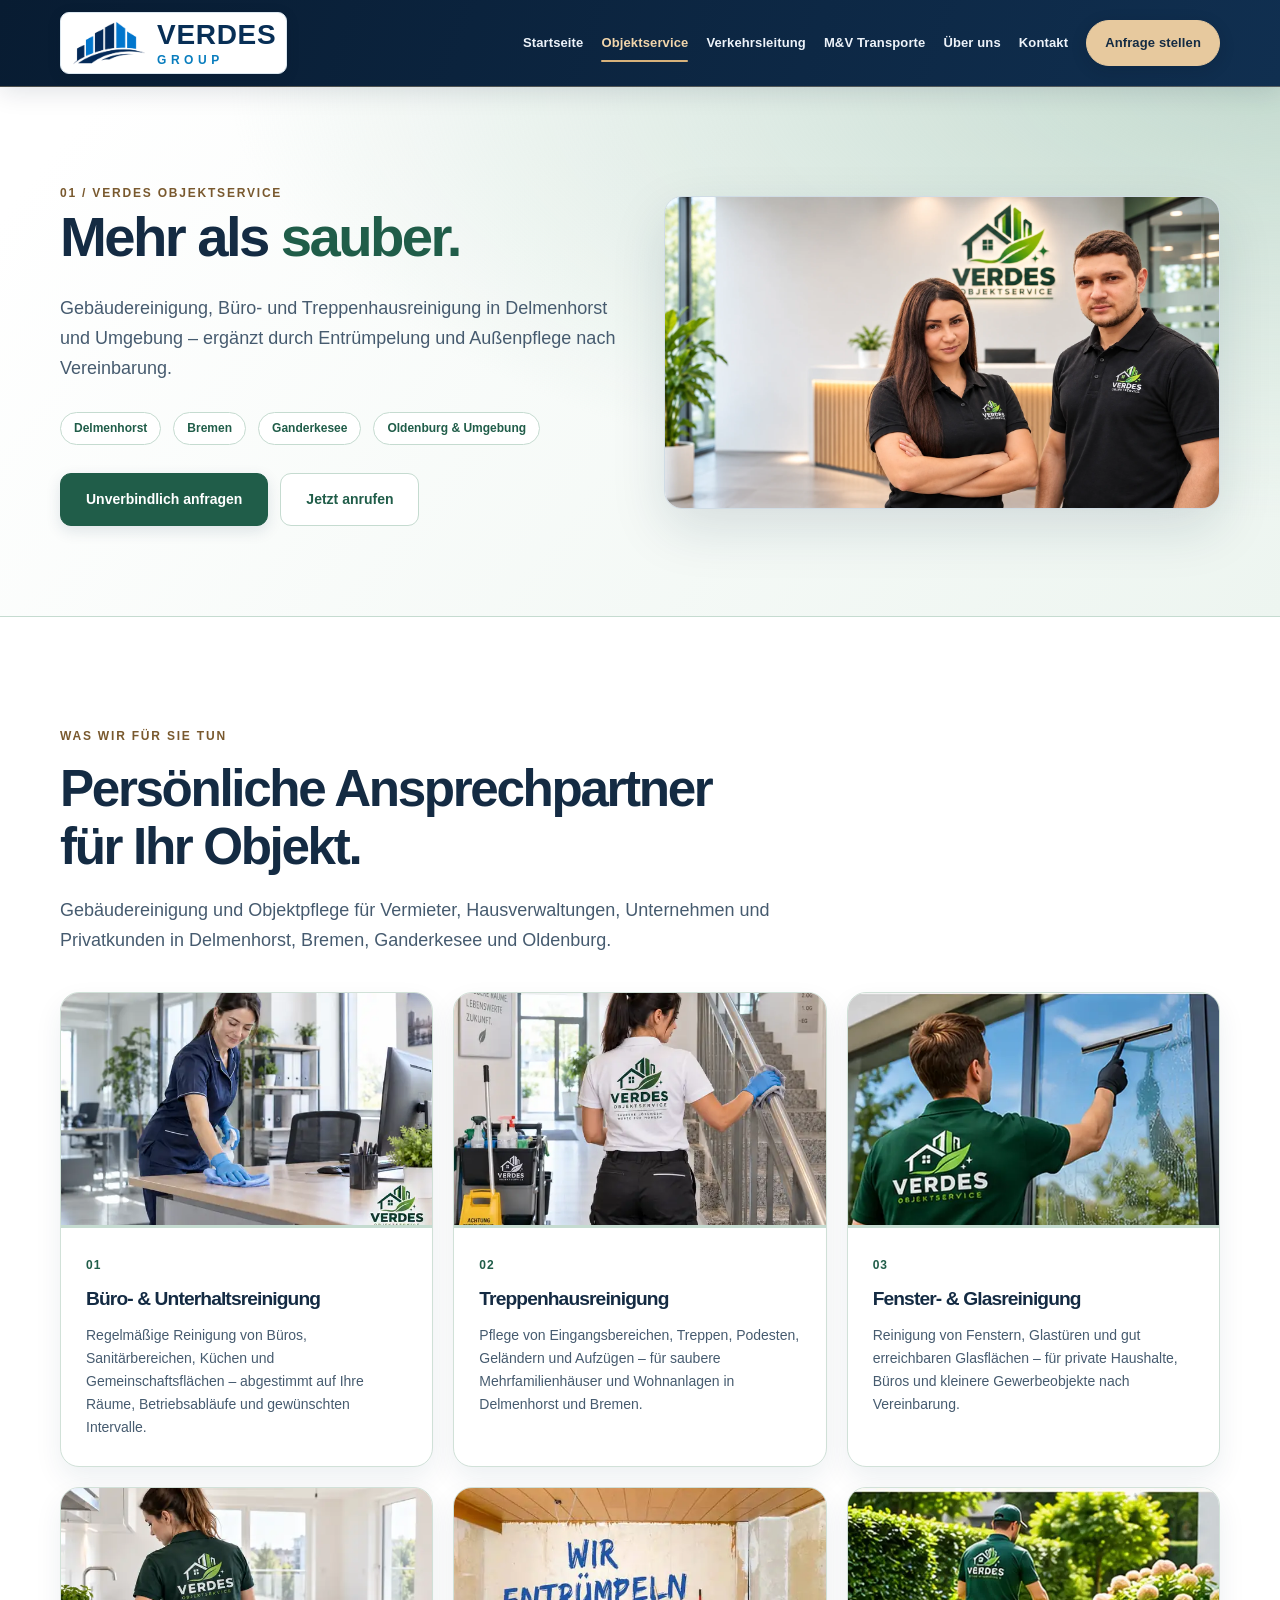
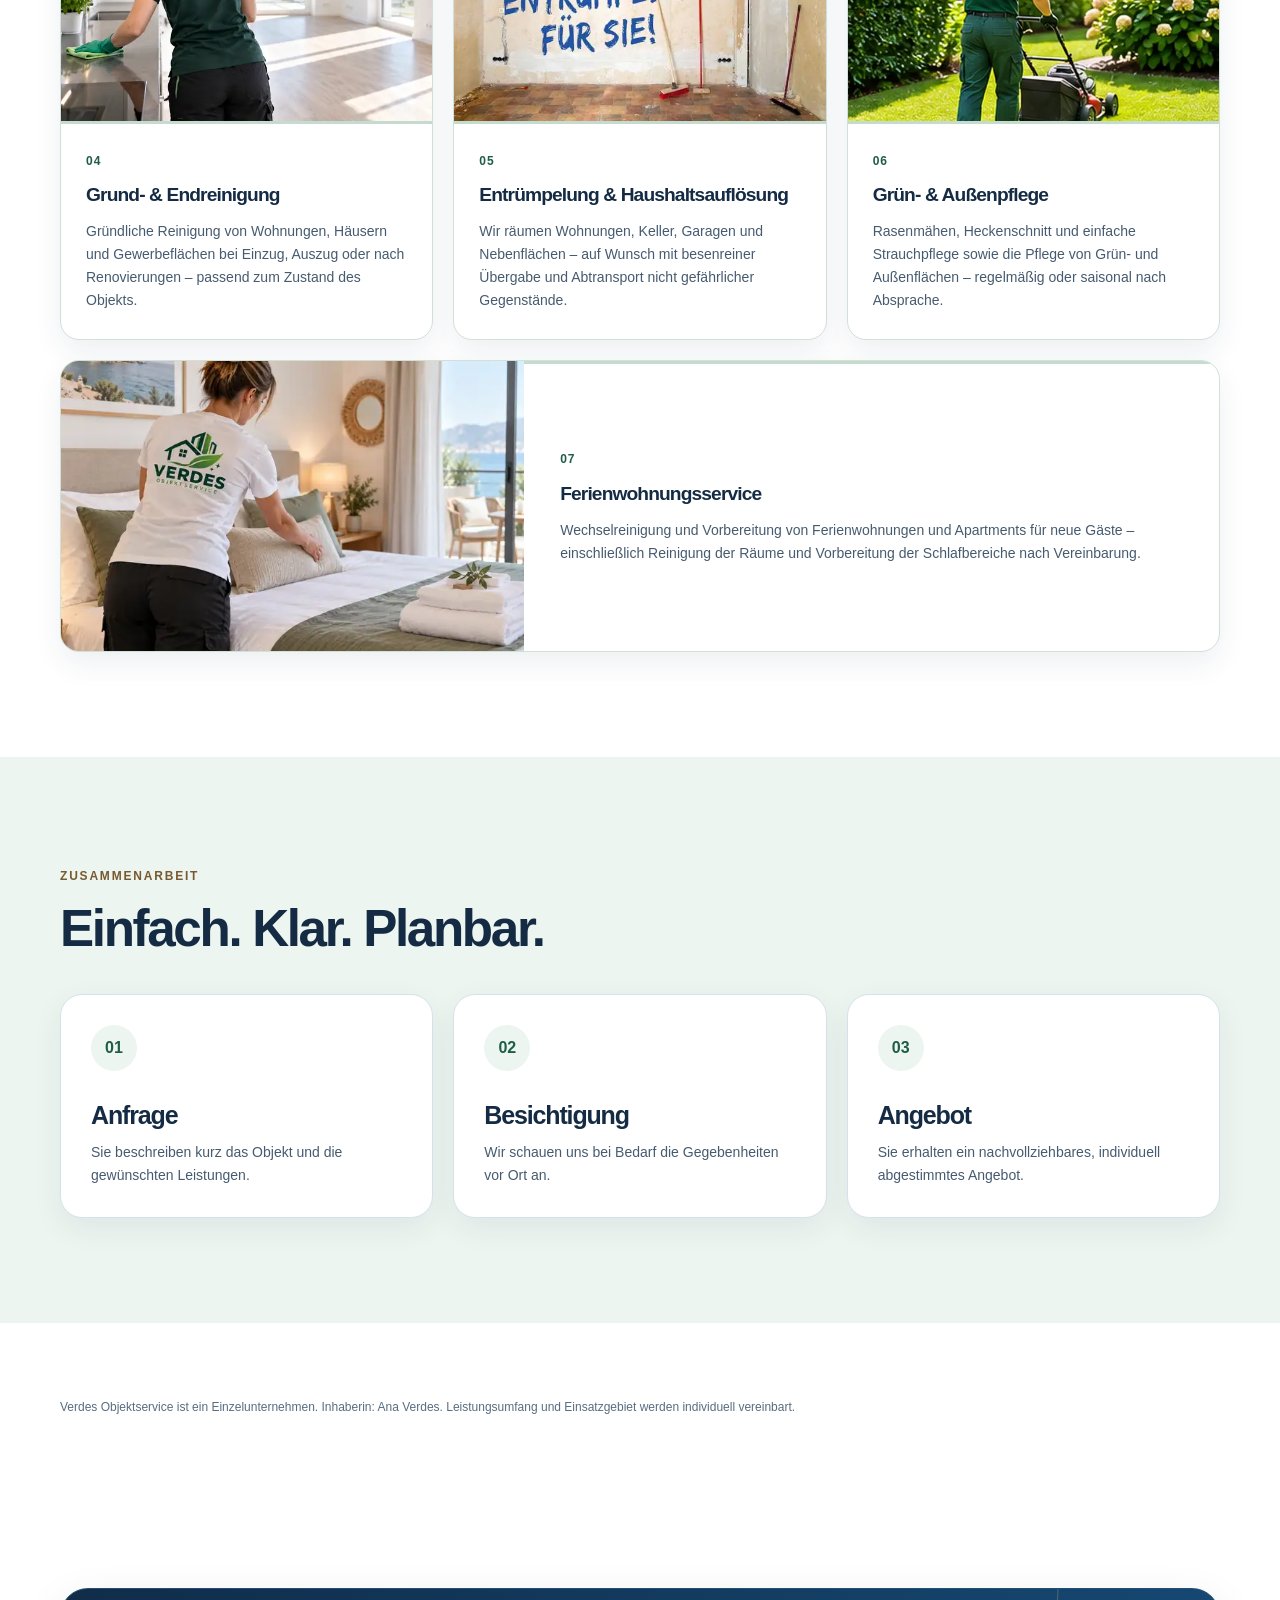
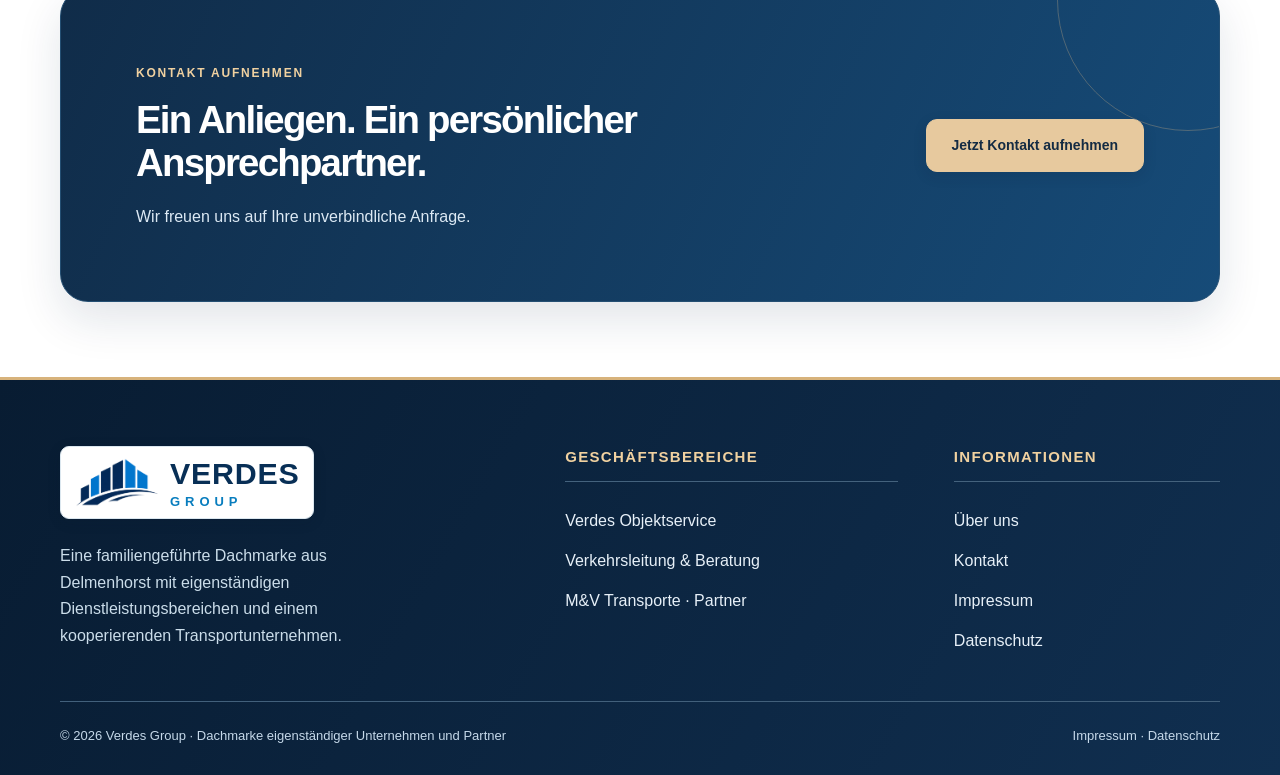
<file: objektservice/index.html>
<!doctype html><html lang="de"><head><meta charset="utf-8"><meta name="viewport" content="width=device-width,initial-scale=1"><meta name="theme-color" content="#0b2540"><meta name="description" content="Verdes Objektservice: Büro-, Treppenhaus- und Fensterreinigung, Grundreinigung, Entrümpelung, Grünpflege und Ferienwohnungsservice in Delmenhorst und Bremen."><title>Gebäudereinigung Delmenhorst | Verdes Objektservice</title><link rel="icon" type="image/png" href="/assets/verdes-group-icon-blue.png"><link rel="stylesheet" href="/assets/styles.css?v=20261125-objektservice-2"><link rel="stylesheet" href="/assets/brand-navy.css?v=20261127-1"><link rel="canonical" href="https://verdes-group.de/objektservice/"><meta name="robots" content="index,follow,max-image-preview:large"><meta property="og:type" content="website"><meta property="og:locale" content="de_DE"><meta property="og:site_name" content="Verdes Group"><meta property="og:title" content="Gebäudereinigung Delmenhorst | Verdes Objektservice"><meta property="og:description" content="Verdes Objektservice: Büro-, Treppenhaus- und Fensterreinigung, Grundreinigung, Entrümpelung, Grünpflege und Ferienwohnungsservice in Delmenhorst und Bremen."><meta property="og:url" content="https://verdes-group.de/objektservice/"><meta property="og:image" content="https://verdes-group.de/assets/images/verdes-objektservice.webp"><meta property="og:image:width" content="1672"><meta property="og:image:height" content="941"><meta property="og:image:alt" content="Verdes Objektservice – Gebäudereinigung und Objektpflege"><meta name="twitter:card" content="summary_large_image"><script type="application/ld+json">
{
  "@context": "https://schema.org",
  "@graph": [
    {
      "@type": "WebPage",
      "@id": "https://verdes-group.de/objektservice/#webpage",
      "url": "https://verdes-group.de/objektservice/",
      "name": "Gebäudereinigung Delmenhorst | Verdes Objektservice",
      "description": "Verdes Objektservice: Büro-, Treppenhaus- und Fensterreinigung, Grundreinigung, Entrümpelung, Grünpflege und Ferienwohnungsservice in Delmenhorst und Bremen.",
      "inLanguage": "de",
      "isPartOf": {
        "@id": "https://verdes-group.de/#website"
      },
      "mainEntity": {
        "@id": "https://verdes-group.de/objektservice/#unternehmen"
      }
    },
    {
      "@type": "Organization",
      "@id": "https://verdes-group.de/objektservice/#unternehmen",
      "name": "Verdes Objektservice",
      "url": "https://verdes-group.de/objektservice/",
      "description": "Gebäudereinigung und Objektpflege für Vermieter, Hausverwaltungen, Unternehmen und Privatkunden in Delmenhorst, Bremen, Ganderkesee und Oldenburg.",
      "address": {
        "@type": "PostalAddress",
        "streetAddress": "Oldenburger Str. 128A",
        "postalCode": "27753",
        "addressLocality": "Delmenhorst",
        "addressRegion": "Niedersachsen",
        "addressCountry": "DE"
      },
      "telephone": "+4915208237965",
      "email": "objektservice@verdes-group.de",
      "areaServed": [
        {
          "@type": "City",
          "name": "Delmenhorst"
        },
        {
          "@type": "City",
          "name": "Bremen"
        },
        {
          "@type": "AdministrativeArea",
          "name": "Ganderkesee"
        },
        {
          "@type": "City",
          "name": "Oldenburg"
        }
      ],
      "contactPoint": {
        "@type": "ContactPoint",
        "contactType": "Anfragen zu Reinigung und Objektpflege",
        "telephone": "+4915208237965",
        "email": "objektservice@verdes-group.de"
      },
      "hasOfferCatalog": {
        "@type": "OfferCatalog",
        "name": "Leistungen – Verdes Objektservice",
        "itemListElement": [
          {
            "@type": "Offer",
            "itemOffered": {
              "@type": "Service",
              "@id": "https://verdes-group.de/objektservice/#leistung-1",
              "name": "Büro- & Unterhaltsreinigung",
              "serviceType": "Büro- & Unterhaltsreinigung",
              "description": "Regelmäßige Reinigung von Büros, Sanitärbereichen, Küchen und Gemeinschaftsflächen – abgestimmt auf Ihre Räume, Betriebsabläufe und gewünschten Intervalle.",
              "provider": {
                "@id": "https://verdes-group.de/objektservice/#unternehmen"
              }
            }
          },
          {
            "@type": "Offer",
            "itemOffered": {
              "@type": "Service",
              "@id": "https://verdes-group.de/objektservice/#leistung-2",
              "name": "Treppenhausreinigung",
              "serviceType": "Treppenhausreinigung",
              "description": "Pflege von Eingangsbereichen, Treppen, Podesten, Geländern und Aufzügen – für saubere Mehrfamilienhäuser und Wohnanlagen in Delmenhorst und Bremen.",
              "provider": {
                "@id": "https://verdes-group.de/objektservice/#unternehmen"
              }
            }
          },
          {
            "@type": "Offer",
            "itemOffered": {
              "@type": "Service",
              "@id": "https://verdes-group.de/objektservice/#leistung-3",
              "name": "Fenster- & Glasreinigung",
              "serviceType": "Fenster- & Glasreinigung",
              "description": "Reinigung von Fenstern, Glastüren und gut erreichbaren Glasflächen – für private Haushalte, Büros und kleinere Gewerbeobjekte nach Vereinbarung.",
              "provider": {
                "@id": "https://verdes-group.de/objektservice/#unternehmen"
              }
            }
          },
          {
            "@type": "Offer",
            "itemOffered": {
              "@type": "Service",
              "@id": "https://verdes-group.de/objektservice/#leistung-4",
              "name": "Grund- & Endreinigung",
              "serviceType": "Grund- & Endreinigung",
              "description": "Gründliche Reinigung von Wohnungen, Häusern und Gewerbeflächen bei Einzug, Auszug oder nach Renovierungen – passend zum Zustand des Objekts.",
              "provider": {
                "@id": "https://verdes-group.de/objektservice/#unternehmen"
              }
            }
          },
          {
            "@type": "Offer",
            "itemOffered": {
              "@type": "Service",
              "@id": "https://verdes-group.de/objektservice/#leistung-5",
              "name": "Entrümpelung & Haushaltsauflösung",
              "serviceType": "Entrümpelung & Haushaltsauflösung",
              "description": "Wir räumen Wohnungen, Keller, Garagen und Nebenflächen – auf Wunsch mit besenreiner Übergabe und Abtransport nicht gefährlicher Gegenstände.",
              "provider": {
                "@id": "https://verdes-group.de/objektservice/#unternehmen"
              }
            }
          },
          {
            "@type": "Offer",
            "itemOffered": {
              "@type": "Service",
              "@id": "https://verdes-group.de/objektservice/#leistung-6",
              "name": "Grün- & Außenpflege",
              "serviceType": "Grün- & Außenpflege",
              "description": "Rasenmähen, Heckenschnitt und einfache Strauchpflege sowie die Pflege von Grün- und Außenflächen – regelmäßig oder saisonal nach Absprache.",
              "provider": {
                "@id": "https://verdes-group.de/objektservice/#unternehmen"
              }
            }
          },
          {
            "@type": "Offer",
            "itemOffered": {
              "@type": "Service",
              "@id": "https://verdes-group.de/objektservice/#leistung-7",
              "name": "Ferienwohnungsservice",
              "serviceType": "Ferienwohnungsservice",
              "description": "Wechselreinigung und Vorbereitung von Ferienwohnungen und Apartments für neue Gäste – einschließlich Reinigung der Räume und Vorbereitung der Schlafbereiche nach Vereinbarung.",
              "provider": {
                "@id": "https://verdes-group.de/objektservice/#unternehmen"
              }
            }
          }
        ]
      },
      "mainEntityOfPage": {
        "@id": "https://verdes-group.de/objektservice/#webpage"
      }
    }
  ]
}
</script></head><body data-brand="objektservice"><a class="skip" href="#inhalt">Zum Inhalt springen</a><header class="site-header"><div class="container nav"><a class="brand" href="/" aria-label="Verdes Group Startseite"><img class="brand-symbol" src="/assets/verdes-group-mark-blue.webp" width="810" height="486" alt="" decoding="async"><span class="brand-wordmark" aria-hidden="true"><strong>VERDES</strong><span>GROUP</span></span></a><button class="menu-button" type="button" aria-label="Menü öffnen" aria-controls="navigation" aria-expanded="false">☰</button><nav id="navigation" class="nav-links" aria-label="Hauptnavigation"><a href="/">Startseite</a><a href="/objektservice/" class="active" aria-current="page">Objektservice</a><a href="/verkehrsleitung/">Verkehrsleitung</a><a href="/mv-transporte/">M&amp;V Transporte</a><a href="/ueber-uns/">Über uns</a><a href="/kontakt/">Kontakt</a><a class="nav-cta" href="/kontakt/">Anfrage stellen</a></nav></div></header><main id="inhalt"><section class="page-hero"><div class="container page-hero-grid"><div class="page-hero-copy"><span class="eyebrow">01 / Verdes Objektservice</span><h1>Mehr als <span style="color:#aa8d6e">sauber.</span></h1><p class="lead">Gebäudereinigung, Büro- und Treppenhausreinigung in Delmenhorst und Umgebung – ergänzt durch Entrümpelung und Außenpflege nach Vereinbarung.</p><div class="micro"><span>Delmenhorst</span><span>Bremen</span><span>Ganderkesee</span><span>Oldenburg & Umgebung</span></div><div class="btn-row"><a class="btn btn-primary" href="mailto:objektservice@verdes-group.de?subject=Anfrage%20Objektservice">Unverbindlich anfragen</a><a class="btn btn-outline" href="tel:+4915208237965">Jetzt anrufen</a></div></div><figure class="service-visual"><img src="/assets/images/verdes-objektservice.webp" width="1672" height="941" alt="Gestaltetes Markenmotiv für Verdes Objektservice" decoding="async" fetchpriority="high"></figure></div></section><section class="section"><div class="container"><div class="section-head"><span class="eyebrow">Was wir für Sie tun</span><h2>Persönliche Ansprechpartner für Ihr Objekt.</h2><p>Gebäudereinigung und Objektpflege für Vermieter, Hausverwaltungen, Unternehmen und Privatkunden in Delmenhorst, Bremen, Ganderkesee und Oldenburg.</p></div><div class="content-grid objektservice-cards"><article class="feature objektservice-card"><img src="/assets/images/objektservice-bueroreinigung.webp" width="640" height="400" alt="Reinigungskraft bei der Büroreinigung an einem Schreibtisch" loading="lazy" decoding="async"><div class="objektservice-card-content"><span class="feature-index">01</span><h3>Büro- &amp; Unterhaltsreinigung</h3><p>Regelmäßige Reinigung von Büros, Sanitärbereichen, Küchen und Gemeinschaftsflächen – abgestimmt auf Ihre Räume, Betriebsabläufe und gewünschten Intervalle.</p></div></article><article class="feature objektservice-card"><img src="/assets/images/objektservice-treppenhausreinigung.webp" width="640" height="400" alt="Treppenhausreinigung durch Verdes Objektservice an einem Geländer" loading="lazy" decoding="async"><div class="objektservice-card-content"><span class="feature-index">02</span><h3>Treppenhausreinigung</h3><p>Pflege von Eingangsbereichen, Treppen, Podesten, Geländern und Aufzügen – für saubere Mehrfamilienhäuser und Wohnanlagen in Delmenhorst und Bremen.</p></div></article><article class="feature objektservice-card"><img src="/assets/images/objektservice-fensterreinigung.webp" width="640" height="400" alt="Fensterreiniger im grünen Verdes-Objektservice-Poloshirt reinigt eine Glasfläche" loading="lazy" decoding="async"><div class="objektservice-card-content"><span class="feature-index">03</span><h3>Fenster- &amp; Glasreinigung</h3><p>Reinigung von Fenstern, Glastüren und gut erreichbaren Glasflächen – für private Haushalte, Büros und kleinere Gewerbeobjekte nach Vereinbarung.</p></div></article><article class="feature objektservice-card"><img src="/assets/images/objektservice-endreinigung.webp" width="640" height="400" alt="Reinigungskraft bei der Endreinigung einer Küche in einer hellen Wohnung" loading="lazy" decoding="async"><div class="objektservice-card-content"><span class="feature-index">04</span><h3>Grund- &amp; Endreinigung</h3><p>Gründliche Reinigung von Wohnungen, Häusern und Gewerbeflächen bei Einzug, Auszug oder nach Renovierungen – passend zum Zustand des Objekts.</p></div></article><article class="feature objektservice-card"><img src="/assets/images/objektservice-entruempelung.webp" width="640" height="400" alt="Geräumter Raum mit dem Schriftzug Wir entrümpeln für Sie" loading="lazy" decoding="async"><div class="objektservice-card-content"><span class="feature-index">05</span><h3>Entrümpelung &amp; Haushaltsauflösung</h3><p>Wir räumen Wohnungen, Keller, Garagen und Nebenflächen – auf Wunsch mit besenreiner Übergabe und Abtransport nicht gefährlicher Gegenstände.</p></div></article><article class="feature objektservice-card"><img src="/assets/images/objektservice-gruenpflege.webp" width="640" height="400" alt="Mitarbeiter im grünen Verdes-Objektservice-Poloshirt mäht den Rasen im Garten" loading="lazy" decoding="async"><div class="objektservice-card-content"><span class="feature-index">06</span><h3>Grün- &amp; Außenpflege</h3><p>Rasenmähen, Heckenschnitt und einfache Strauchpflege sowie die Pflege von Grün- und Außenflächen – regelmäßig oder saisonal nach Absprache.</p></div></article><article class="feature objektservice-card objektservice-card-featured"><img src="/assets/images/objektservice-ferienwohnung.webp" width="640" height="400" alt="Vorbereitung eines frisch bezogenen Bettes bei der Ferienwohnungsreinigung" loading="lazy" decoding="async"><div class="objektservice-card-content"><span class="feature-index">07</span><h3>Ferienwohnungsservice</h3><p>Wechselreinigung und Vorbereitung von Ferienwohnungen und Apartments für neue Gäste – einschließlich Reinigung der Räume und Vorbereitung der Schlafbereiche nach Vereinbarung.</p></div></article></div></div></section><section class="section section-soft"><div class="container"><div class="section-head"><span class="eyebrow">Zusammenarbeit</span><h2>Einfach. Klar. Planbar.</h2></div><div class="steps"><div class="step"><h3>Anfrage</h3><p>Sie beschreiben kurz das Objekt und die gewünschten Leistungen.</p></div><div class="step"><h3>Besichtigung</h3><p>Wir schauen uns bei Bedarf die Gegebenheiten vor Ort an.</p></div><div class="step"><h3>Angebot</h3><p>Sie erhalten ein nachvollziehbares, individuell abgestimmtes Angebot.</p></div></div></div></section><section class="section-sm"><div class="container"><p class="fineprint">Verdes Objektservice ist ein Einzelunternehmen. Inhaberin: Ana Verdes. Leistungsumfang und Einsatzgebiet werden individuell vereinbart.</p></div></section><section class="section-sm"><div class="container"><div class="cta-band"><div><span class="eyebrow" style="color:#e2c9a7">Kontakt aufnehmen</span><h2>Ein Anliegen. Ein persönlicher Ansprechpartner.</h2><p>Wir freuen uns auf Ihre unverbindliche Anfrage.</p></div><a class="btn btn-lime" href="/kontakt/">Jetzt Kontakt aufnehmen</a></div></div></section></main><footer class="footer"><div class="container"><div class="footer-grid"><div class="footer-brand"><a class="brand" href="/" aria-label="Verdes Group Startseite"><img class="brand-symbol" src="/assets/verdes-group-mark-blue.webp" width="810" height="486" alt="" decoding="async"><span class="brand-wordmark" aria-hidden="true"><strong>VERDES</strong><span>GROUP</span></span></a><p>Eine familiengeführte Dachmarke aus Delmenhorst mit eigenständigen Dienstleistungsbereichen und einem kooperierenden Transportunternehmen.</p></div><nav class="footer-links" aria-label="Geschäftsbereiche"><h2>Geschäftsbereiche</h2><a href="/objektservice/">Verdes Objektservice</a><a href="/verkehrsleitung/">Verkehrsleitung &amp; Beratung</a><a href="/mv-transporte/">M&amp;V Transporte · Partner</a></nav><nav class="footer-links" aria-label="Informationen"><h2>Informationen</h2><a href="/ueber-uns/">Über uns</a><a href="/kontakt/">Kontakt</a><a href="/impressum/">Impressum</a><a href="/datenschutz/">Datenschutz</a></nav></div><div class="footer-bottom"><span>© <span id="year">2026</span> Verdes Group · Dachmarke eigenständiger Unternehmen und Partner</span><span><a href="/impressum/">Impressum</a> · <a href="/datenschutz/">Datenschutz</a></span></div></div></footer><script src="/assets/site.js?v=20261123-3" defer></script></body></html>
</file>
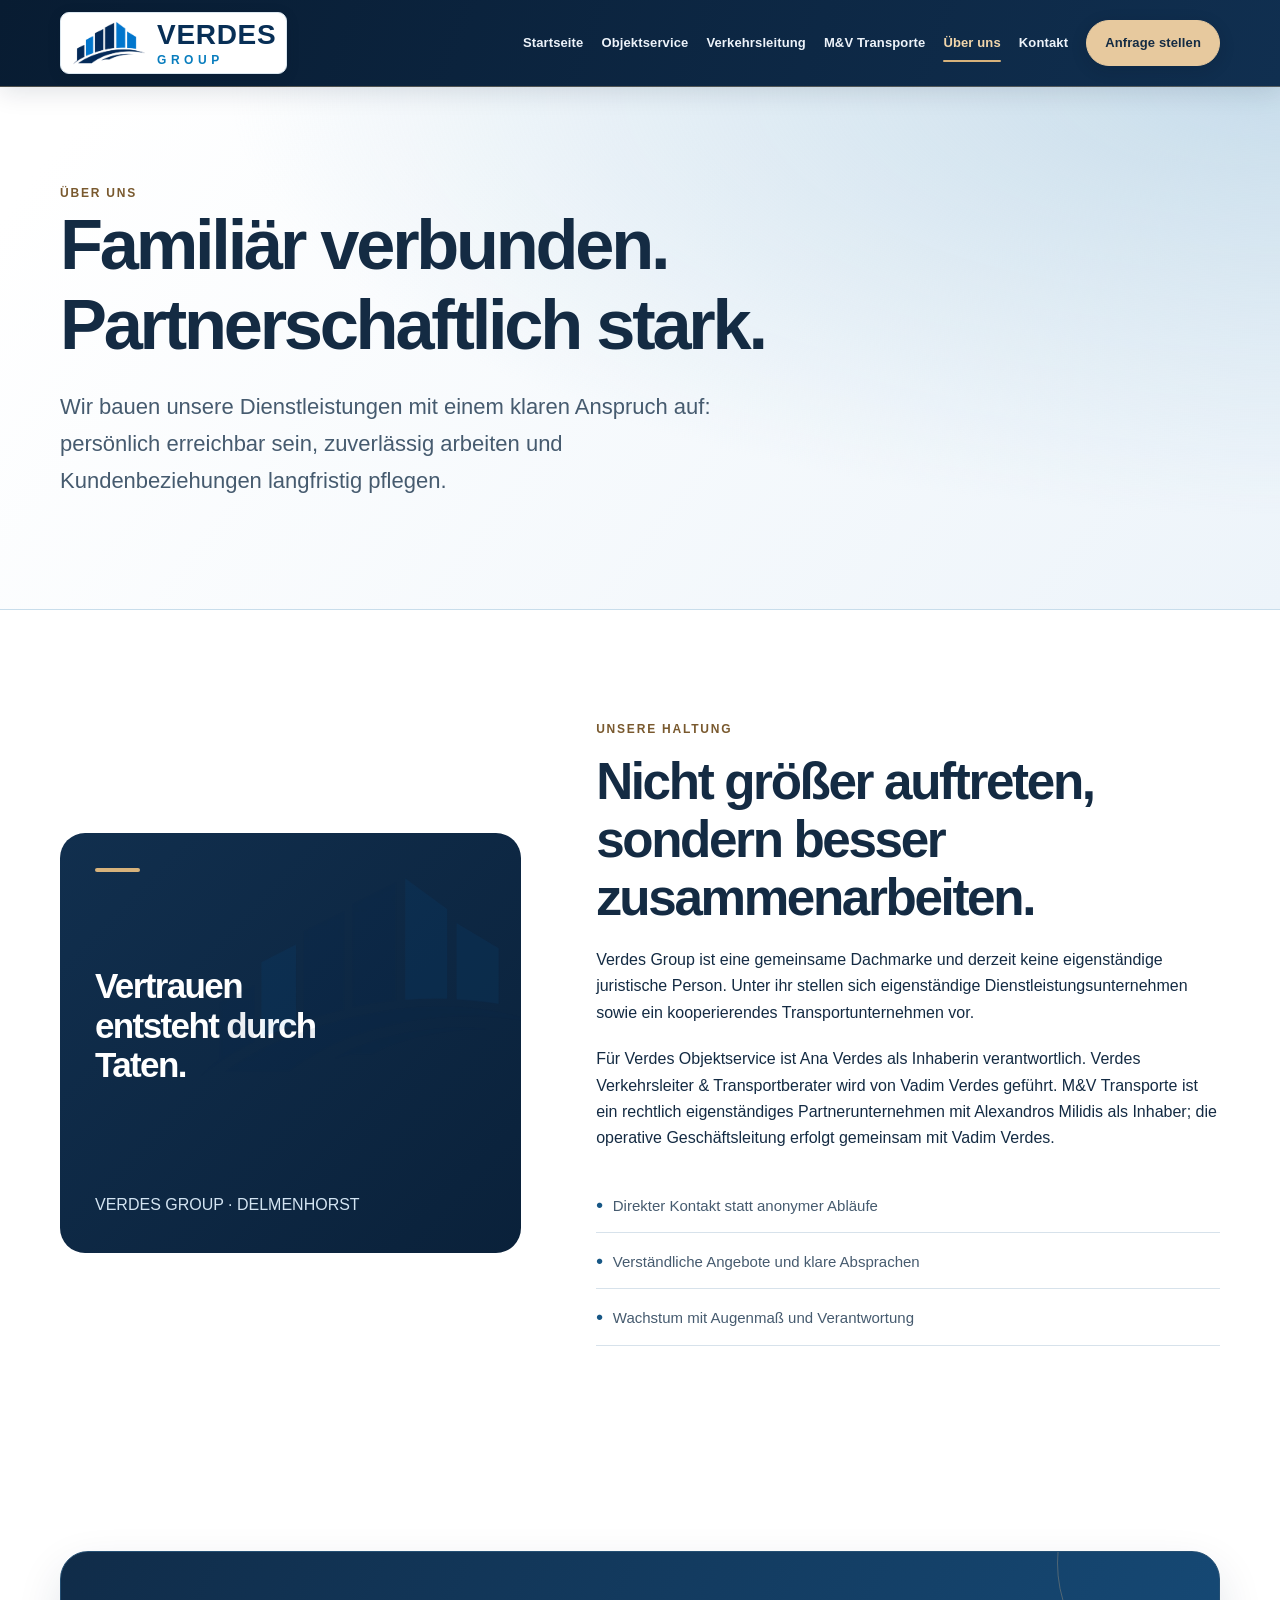
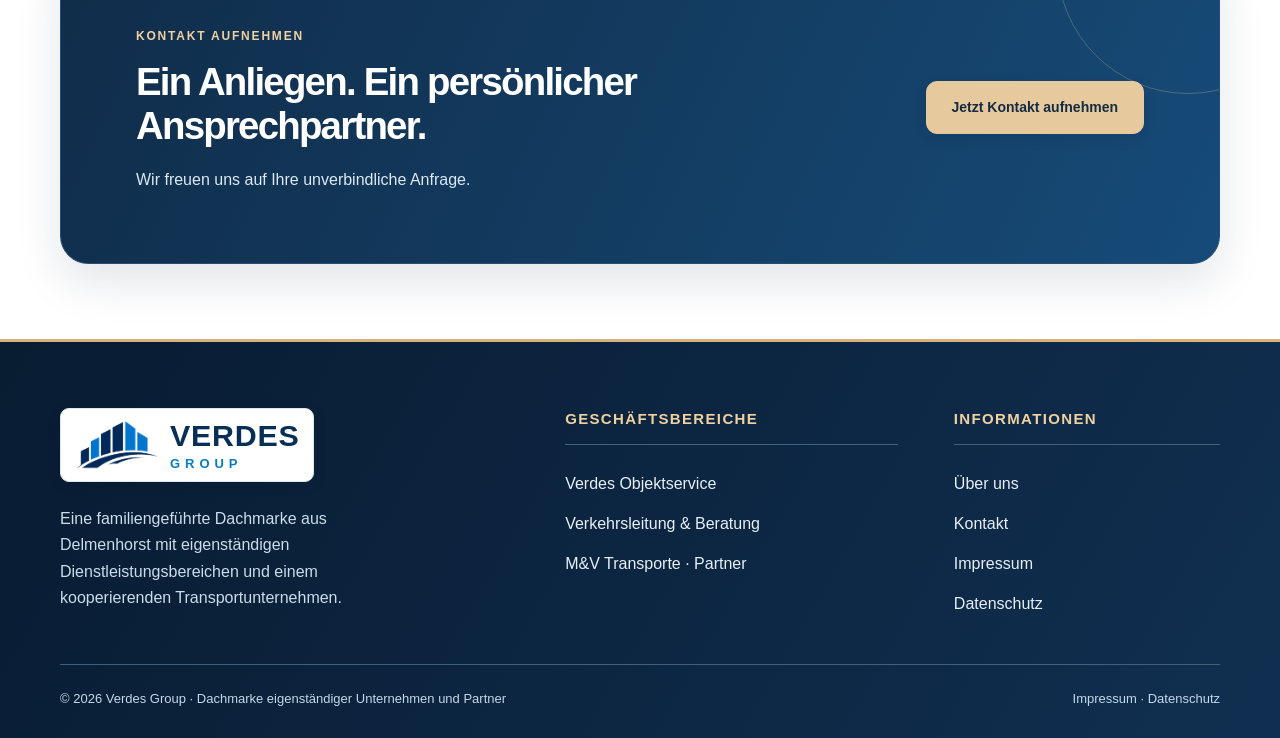
<file: ueber-uns/index.html>
<!doctype html><html lang="de"><head><meta charset="utf-8"><meta name="viewport" content="width=device-width,initial-scale=1"><meta name="theme-color" content="#0b2540"><meta name="description" content="Über Verdes Group: Eine familiengeführte Dachmarke aus Delmenhorst mit rechtlich eigenständigen Dienstleistungsunternehmen."><title>Über uns – familiengeführte Dachmarke | Verdes Group</title><link rel="icon" type="image/png" href="/assets/verdes-group-icon-blue.png"><link rel="stylesheet" href="/assets/styles.css?v=20261124-1"><link rel="stylesheet" href="/assets/brand-navy.css?v=20261127-1"><link rel="canonical" href="https://verdes-group.de/ueber-uns/"><meta name="robots" content="index,follow,max-image-preview:large"><meta property="og:type" content="website"><meta property="og:locale" content="de_DE"><meta property="og:site_name" content="Verdes Group"><meta property="og:title" content="Über uns – familiengeführte Dachmarke | Verdes Group"><meta property="og:description" content="Über Verdes Group: Eine familiengeführte Dachmarke aus Delmenhorst mit rechtlich eigenständigen Dienstleistungsunternehmen."><meta property="og:url" content="https://verdes-group.de/ueber-uns/"><meta property="og:image" content="https://verdes-group.de/assets/images/verdes-group-unternehmen-v2.webp"><meta property="og:image:width" content="1671"><meta property="og:image:height" content="941"><meta property="og:image:alt" content="Verdes Group – familiengeführte Dachmarke"><meta name="twitter:card" content="summary_large_image"></head><body data-brand="group"><a class="skip" href="#inhalt">Zum Inhalt springen</a><header class="site-header"><div class="container nav"><a class="brand" href="/" aria-label="Verdes Group Startseite"><img class="brand-symbol" src="/assets/verdes-group-mark-blue.webp" width="810" height="486" alt="" decoding="async"><span class="brand-wordmark" aria-hidden="true"><strong>VERDES</strong><span>GROUP</span></span></a><button class="menu-button" type="button" aria-label="Menü öffnen" aria-controls="navigation" aria-expanded="false">☰</button><nav id="navigation" class="nav-links" aria-label="Hauptnavigation"><a href="/">Startseite</a><a href="/objektservice/">Objektservice</a><a href="/verkehrsleitung/">Verkehrsleitung</a><a href="/mv-transporte/">M&amp;V Transporte</a><a href="/ueber-uns/" class="active" aria-current="page">Über uns</a><a href="/kontakt/">Kontakt</a><a class="nav-cta" href="/kontakt/">Anfrage stellen</a></nav></div></header><main id="inhalt"><section class="page-hero"><div class="container"><span class="eyebrow">Über uns</span><h1>Familiär verbunden.<br>Partnerschaftlich stark.</h1><p class="lead">Wir bauen unsere Dienstleistungen mit einem klaren Anspruch auf: persönlich erreichbar sein, zuverlässig arbeiten und Kundenbeziehungen langfristig pflegen.</p></div></section><section class="section"><div class="container about-split"><div class="about-panel"><span class="line"></span><h3>Vertrauen entsteht durch Taten.</h3><span>VERDES GROUP · DELMENHORST</span></div><div><span class="eyebrow">Unsere Haltung</span><h2>Nicht größer auftreten, sondern besser zusammenarbeiten.</h2><p>Verdes Group ist eine gemeinsame Dachmarke und derzeit keine eigenständige juristische Person. Unter ihr stellen sich eigenständige Dienstleistungsunternehmen sowie ein kooperierendes Transportunternehmen vor.</p><p>Für Verdes Objektservice ist Ana Verdes als Inhaberin verantwortlich. Verdes Verkehrsleiter &amp; Transportberater wird von Vadim Verdes geführt. M&amp;V Transporte ist ein rechtlich eigenständiges Partnerunternehmen mit Alexandros Milidis als Inhaber; die operative Geschäftsleitung erfolgt gemeinsam mit Vadim Verdes.</p><ul class="about-list"><li>Direkter Kontakt statt anonymer Abläufe</li><li>Verständliche Angebote und klare Absprachen</li><li>Wachstum mit Augenmaß und Verantwortung</li></ul></div></div></section><section class="section-sm"><div class="container"><div class="cta-band"><div><span class="eyebrow" style="color:#e2c9a7">Kontakt aufnehmen</span><h2>Ein Anliegen. Ein persönlicher Ansprechpartner.</h2><p>Wir freuen uns auf Ihre unverbindliche Anfrage.</p></div><a class="btn btn-lime" href="/kontakt/">Jetzt Kontakt aufnehmen</a></div></div></section></main><footer class="footer"><div class="container"><div class="footer-grid"><div class="footer-brand"><a class="brand" href="/" aria-label="Verdes Group Startseite"><img class="brand-symbol" src="/assets/verdes-group-mark-blue.webp" width="810" height="486" alt="" decoding="async"><span class="brand-wordmark" aria-hidden="true"><strong>VERDES</strong><span>GROUP</span></span></a><p>Eine familiengeführte Dachmarke aus Delmenhorst mit eigenständigen Dienstleistungsbereichen und einem kooperierenden Transportunternehmen.</p></div><nav class="footer-links" aria-label="Geschäftsbereiche"><h2>Geschäftsbereiche</h2><a href="/objektservice/">Verdes Objektservice</a><a href="/verkehrsleitung/">Verkehrsleitung &amp; Beratung</a><a href="/mv-transporte/">M&amp;V Transporte · Partner</a></nav><nav class="footer-links" aria-label="Informationen"><h2>Informationen</h2><a href="/ueber-uns/">Über uns</a><a href="/kontakt/">Kontakt</a><a href="/impressum/">Impressum</a><a href="/datenschutz/">Datenschutz</a></nav></div><div class="footer-bottom"><span>© <span id="year">2026</span> Verdes Group · Dachmarke eigenständiger Unternehmen und Partner</span><span><a href="/impressum/">Impressum</a> · <a href="/datenschutz/">Datenschutz</a></span></div></div></footer><script src="/assets/site.js?v=20261123-3" defer></script></body></html>
</file>
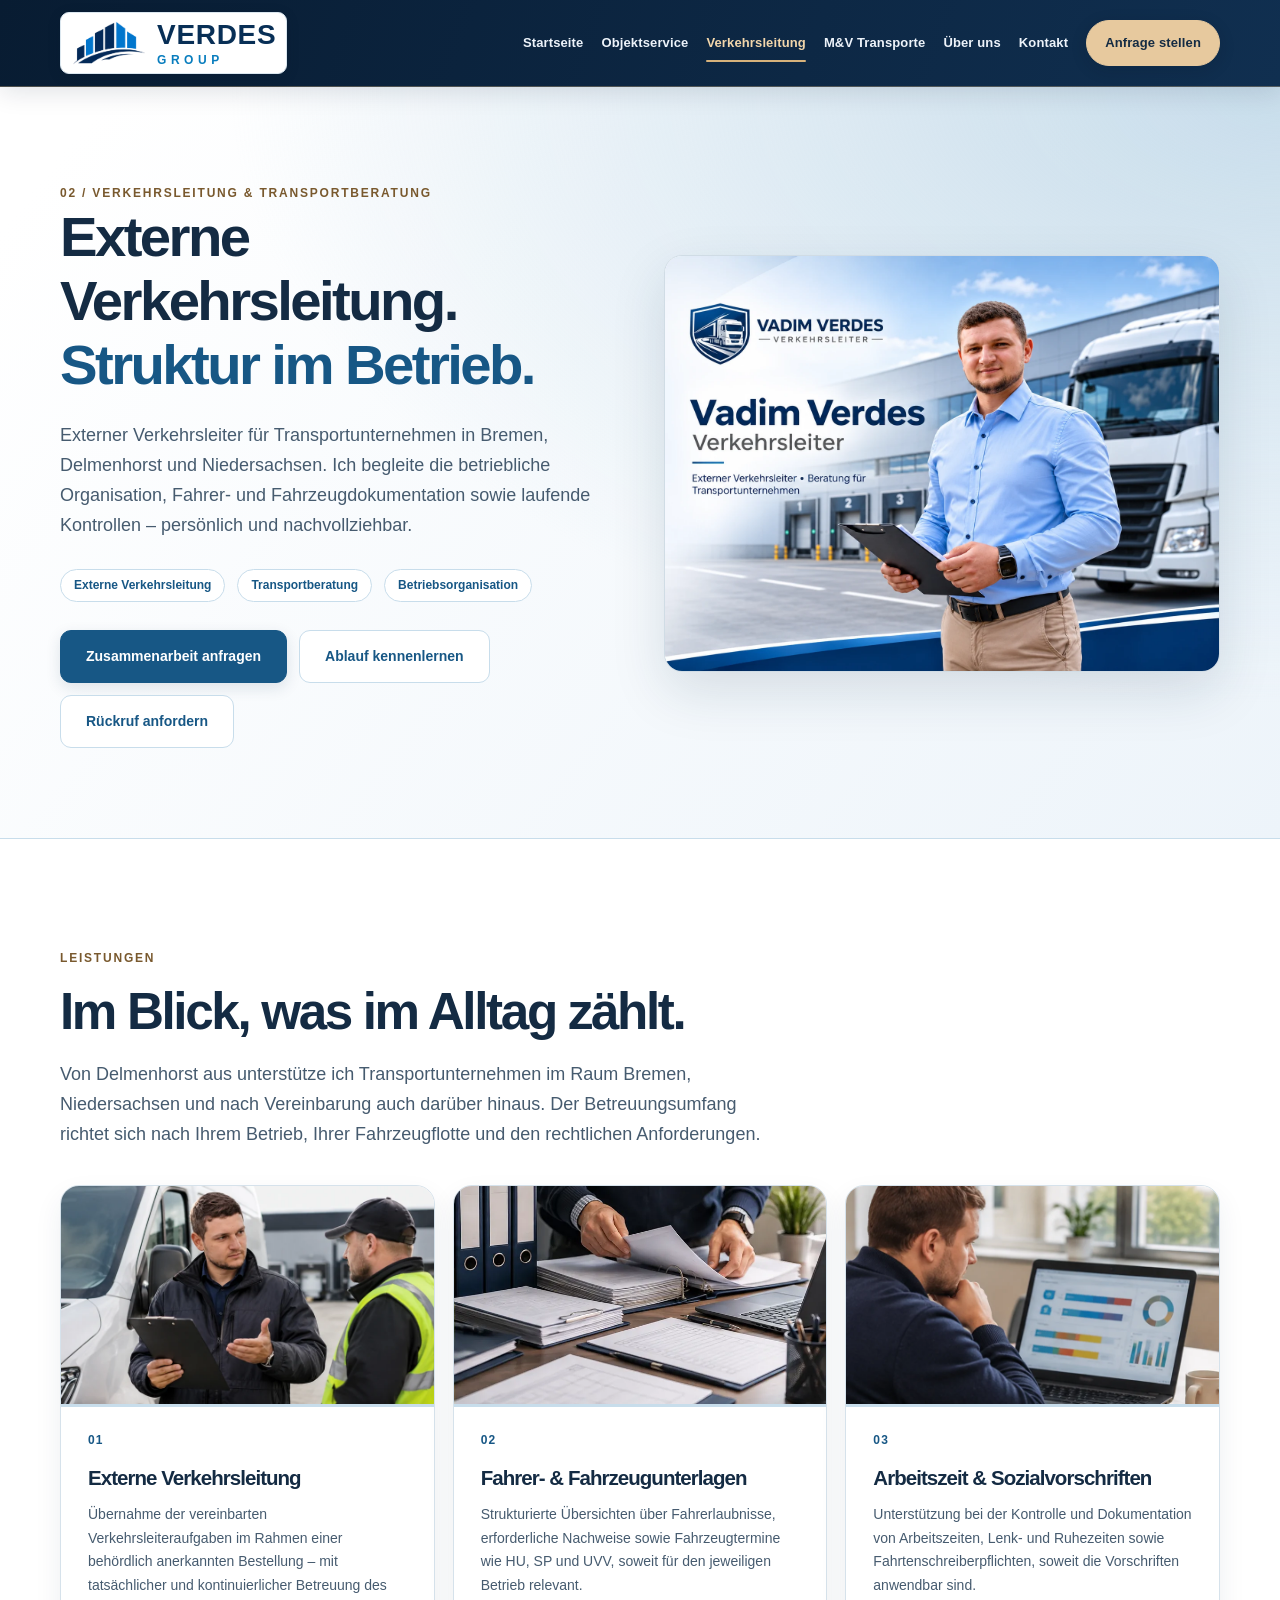
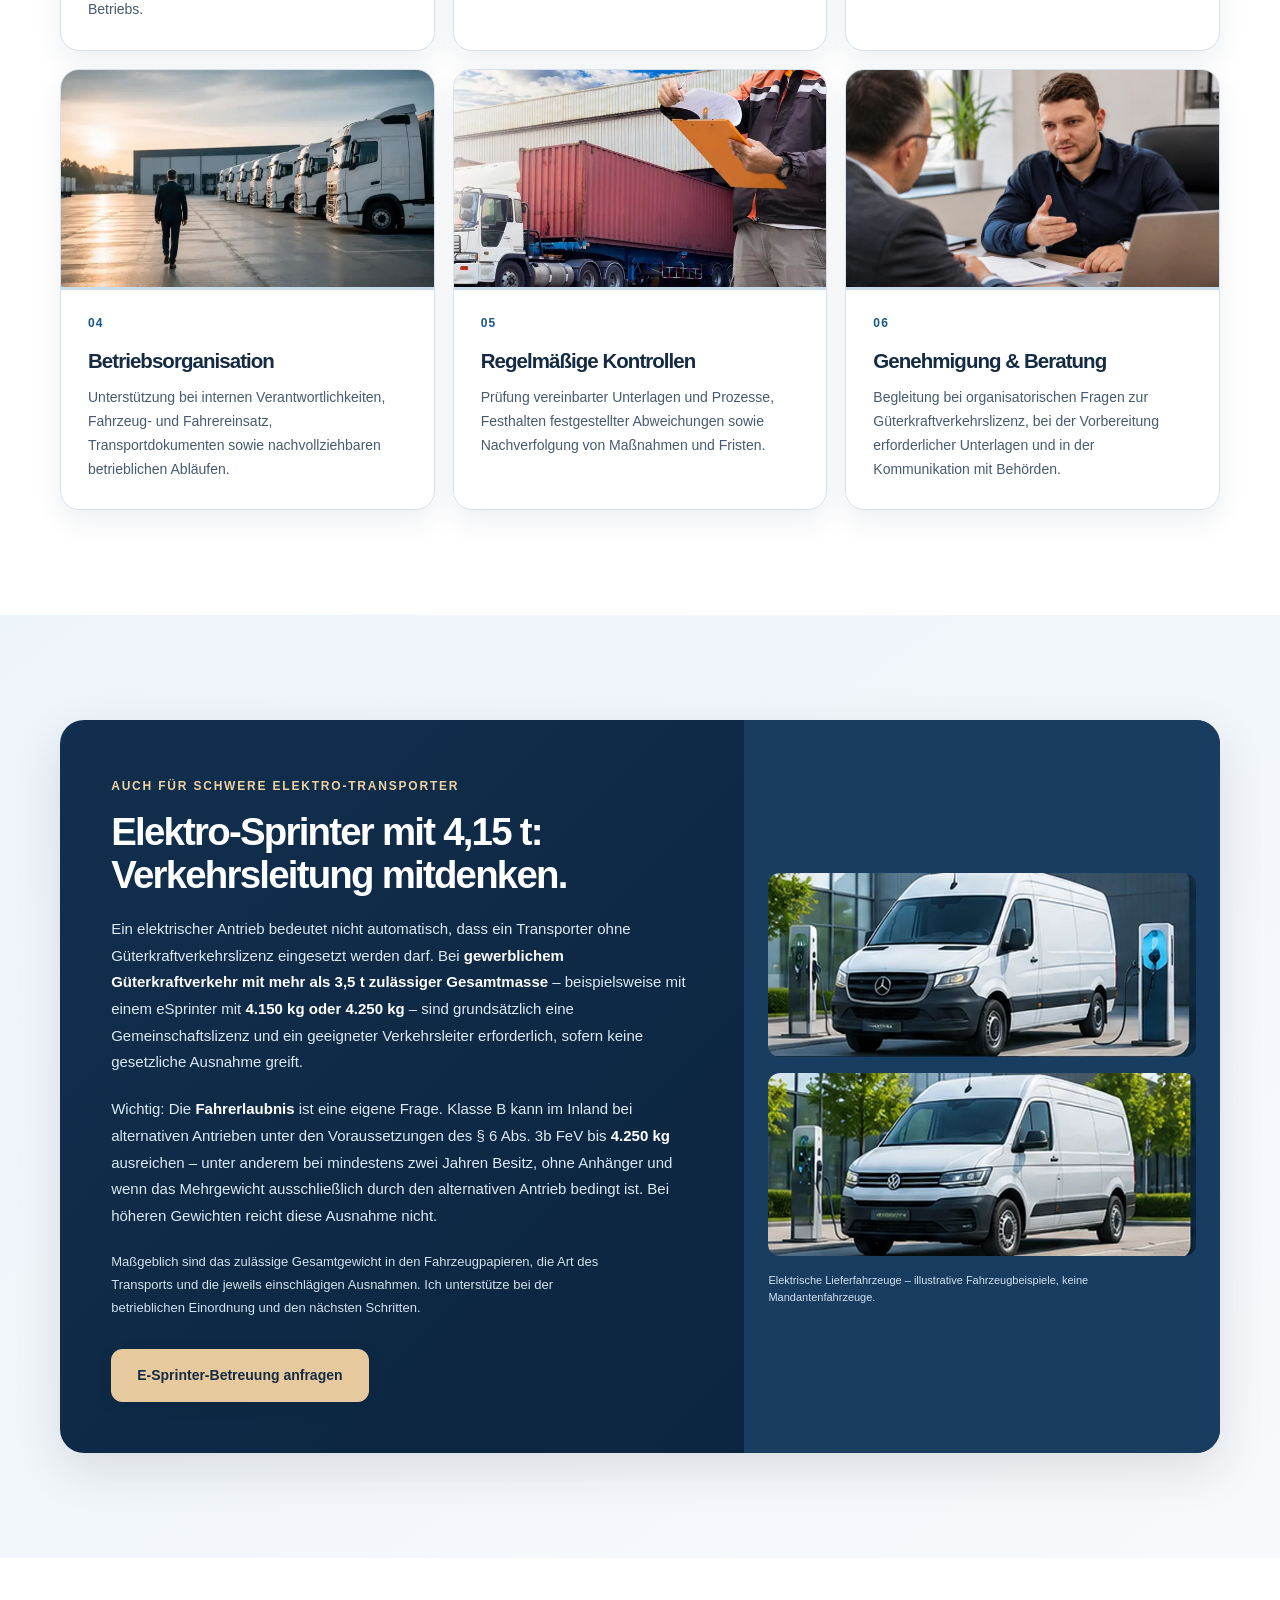
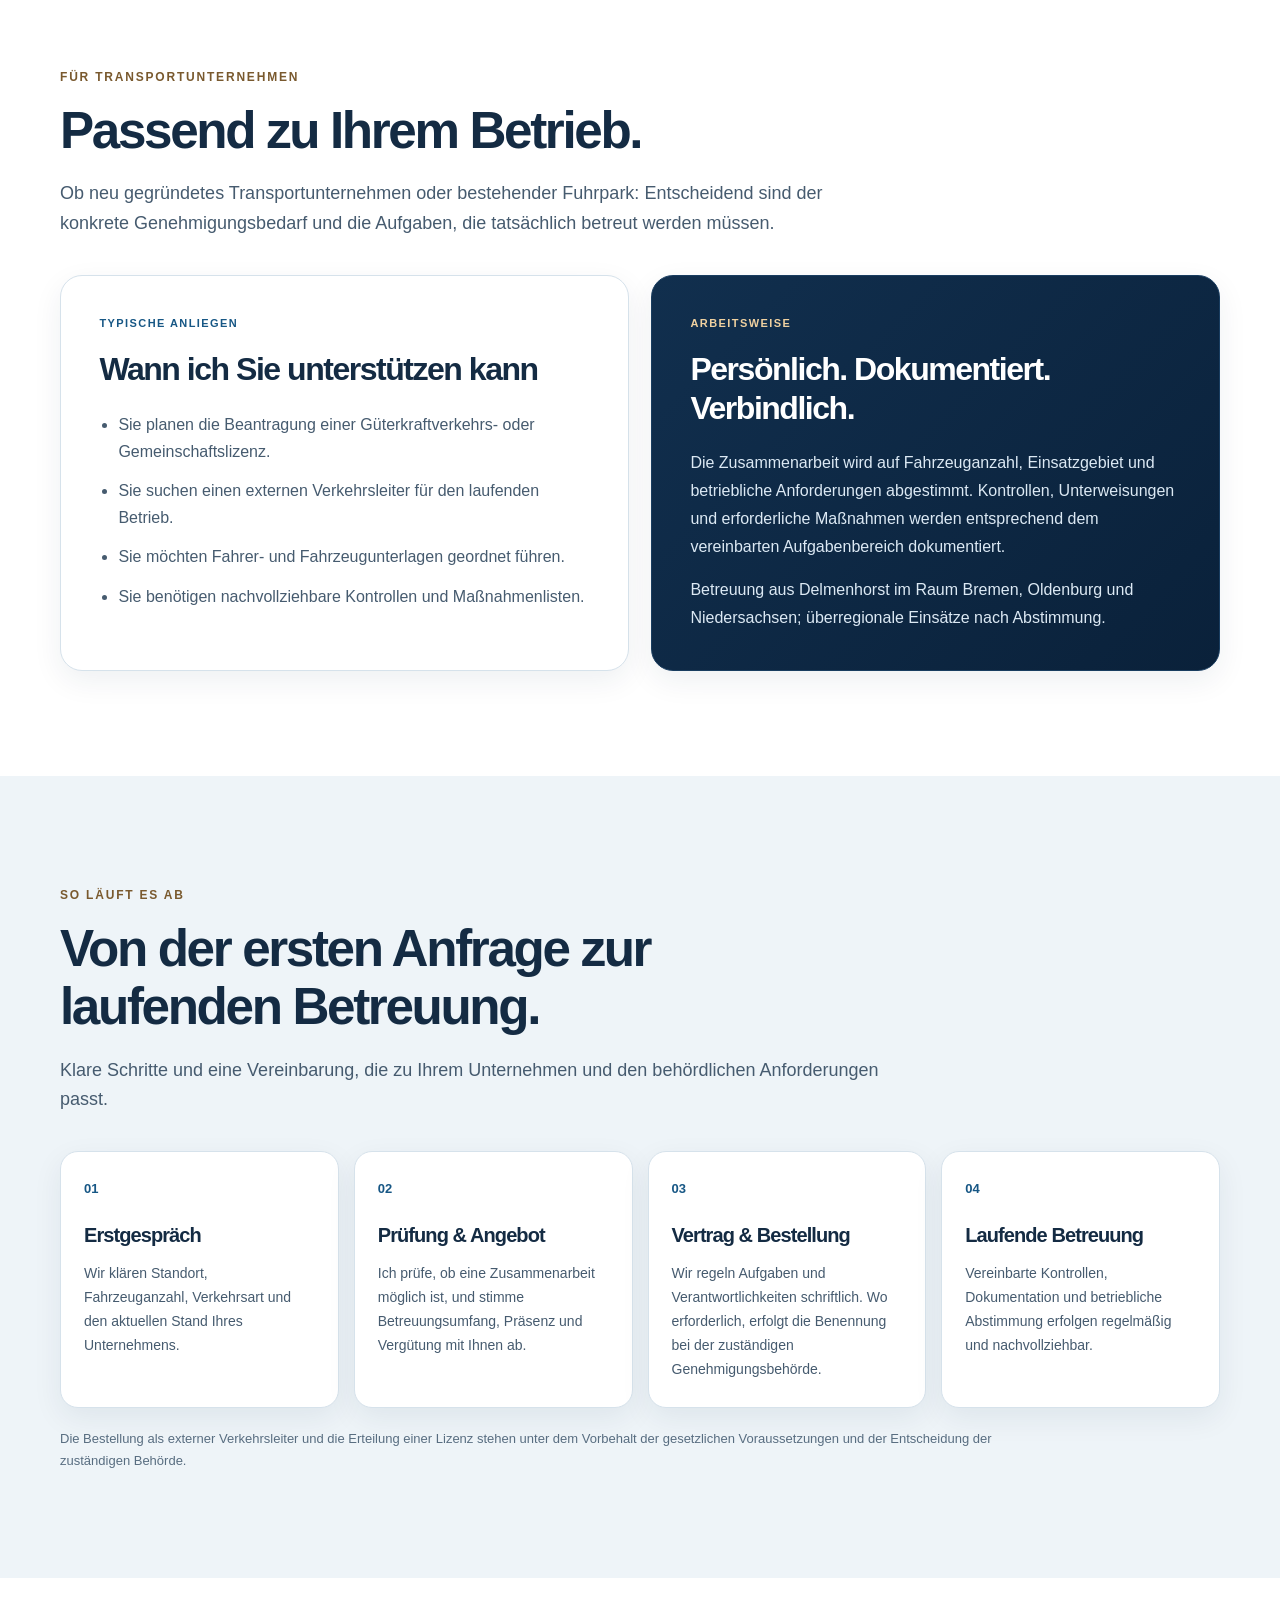
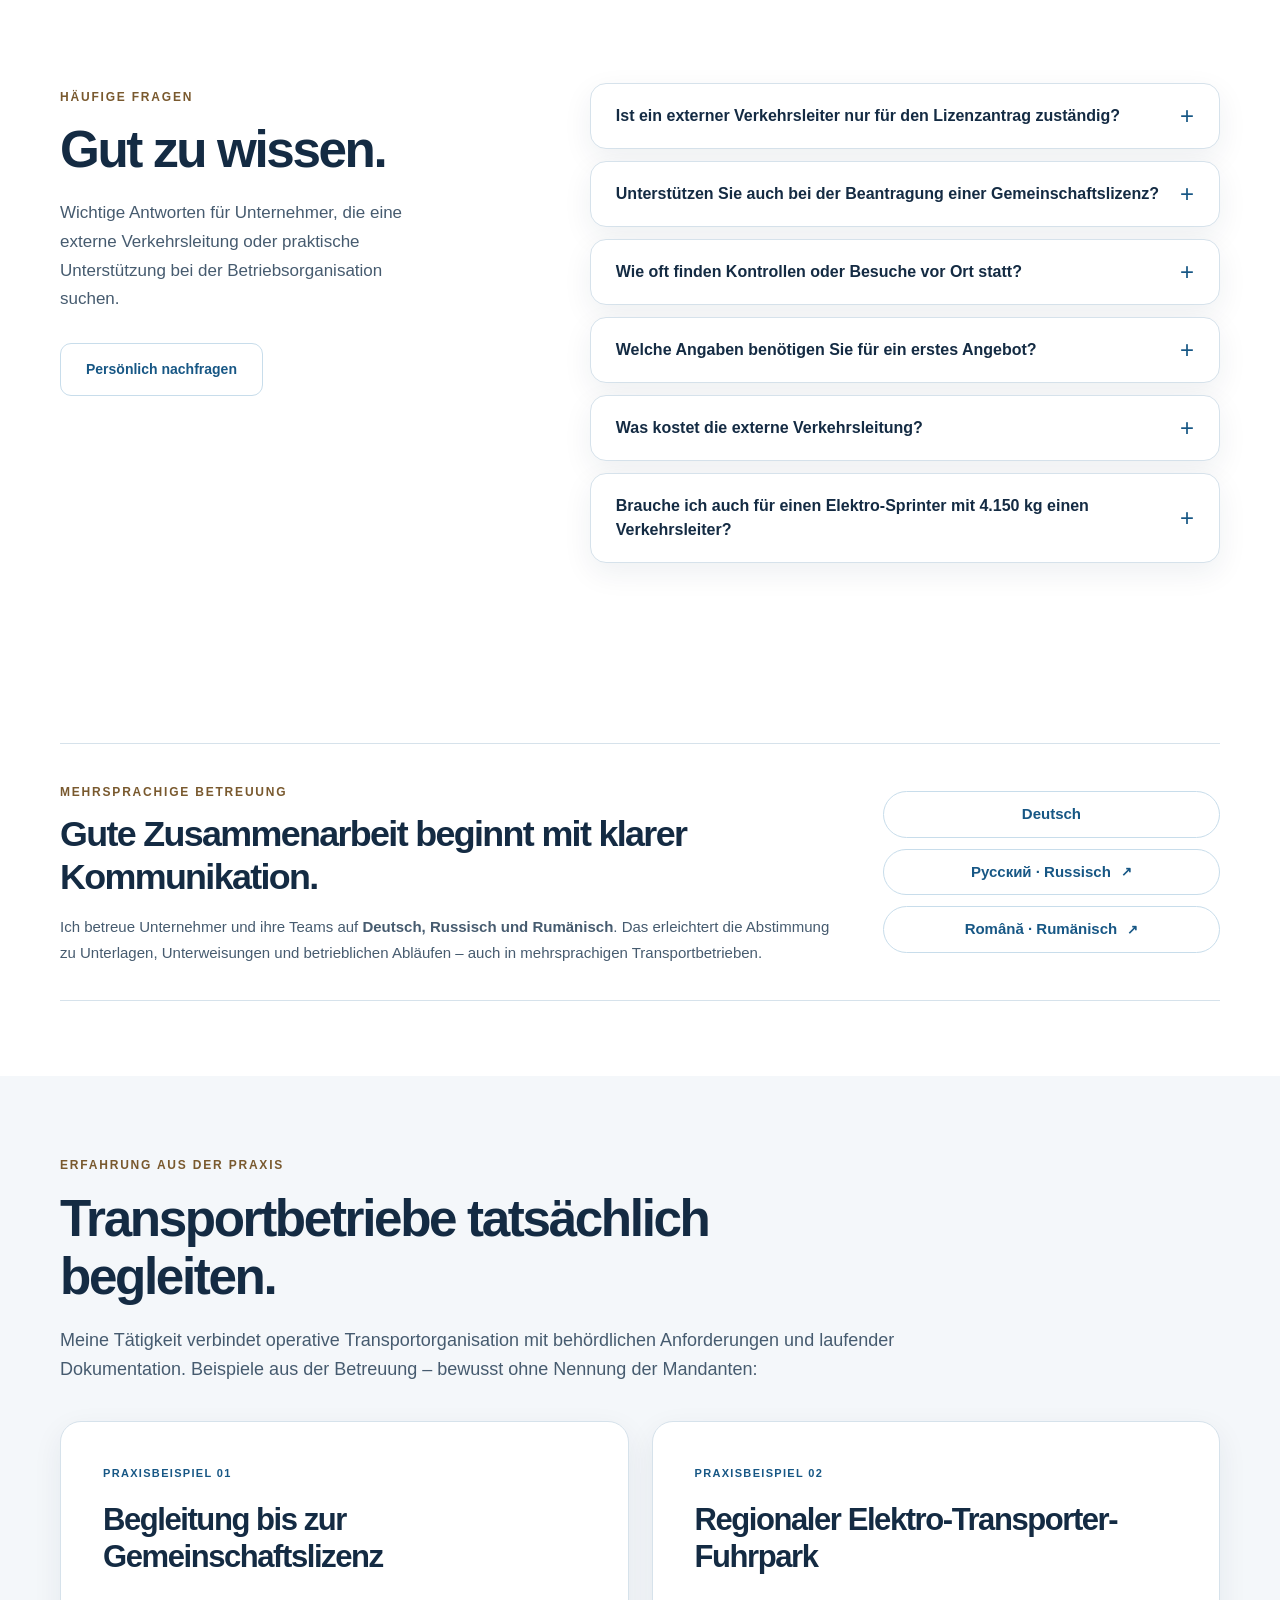
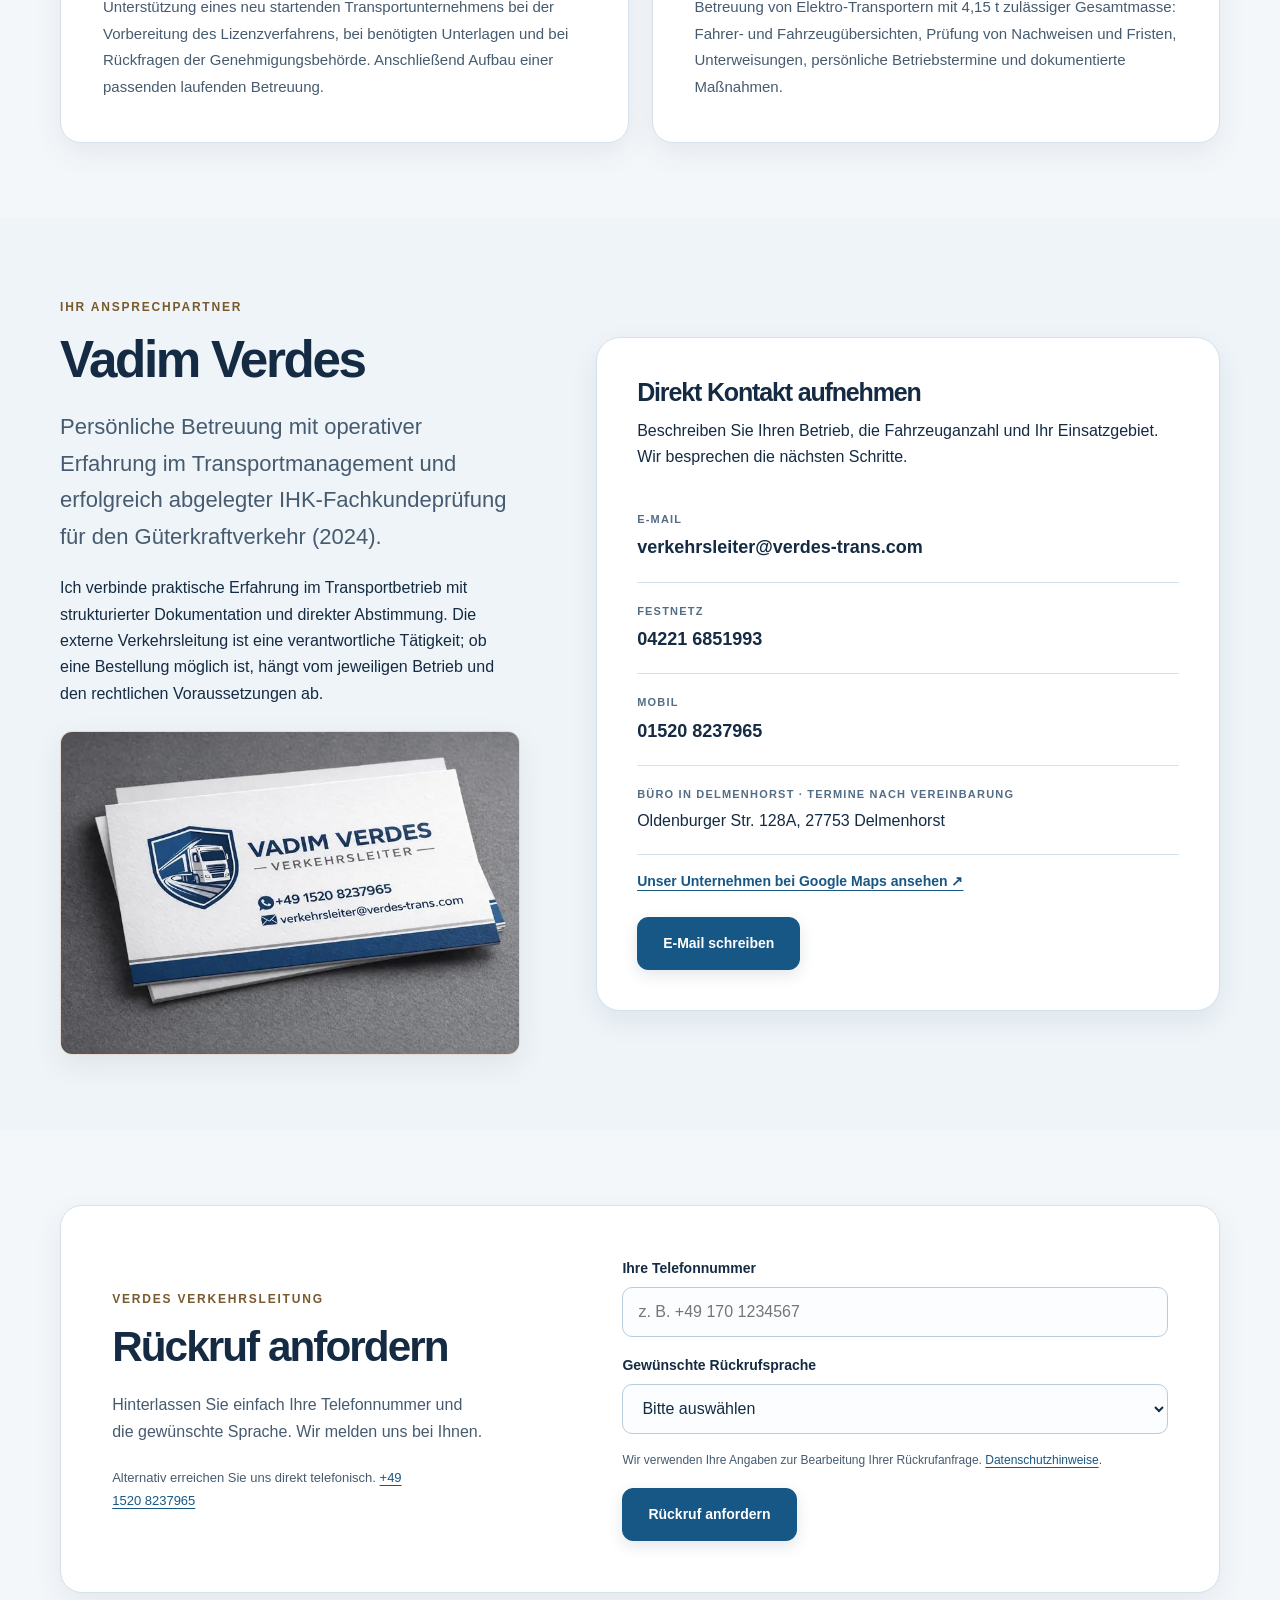
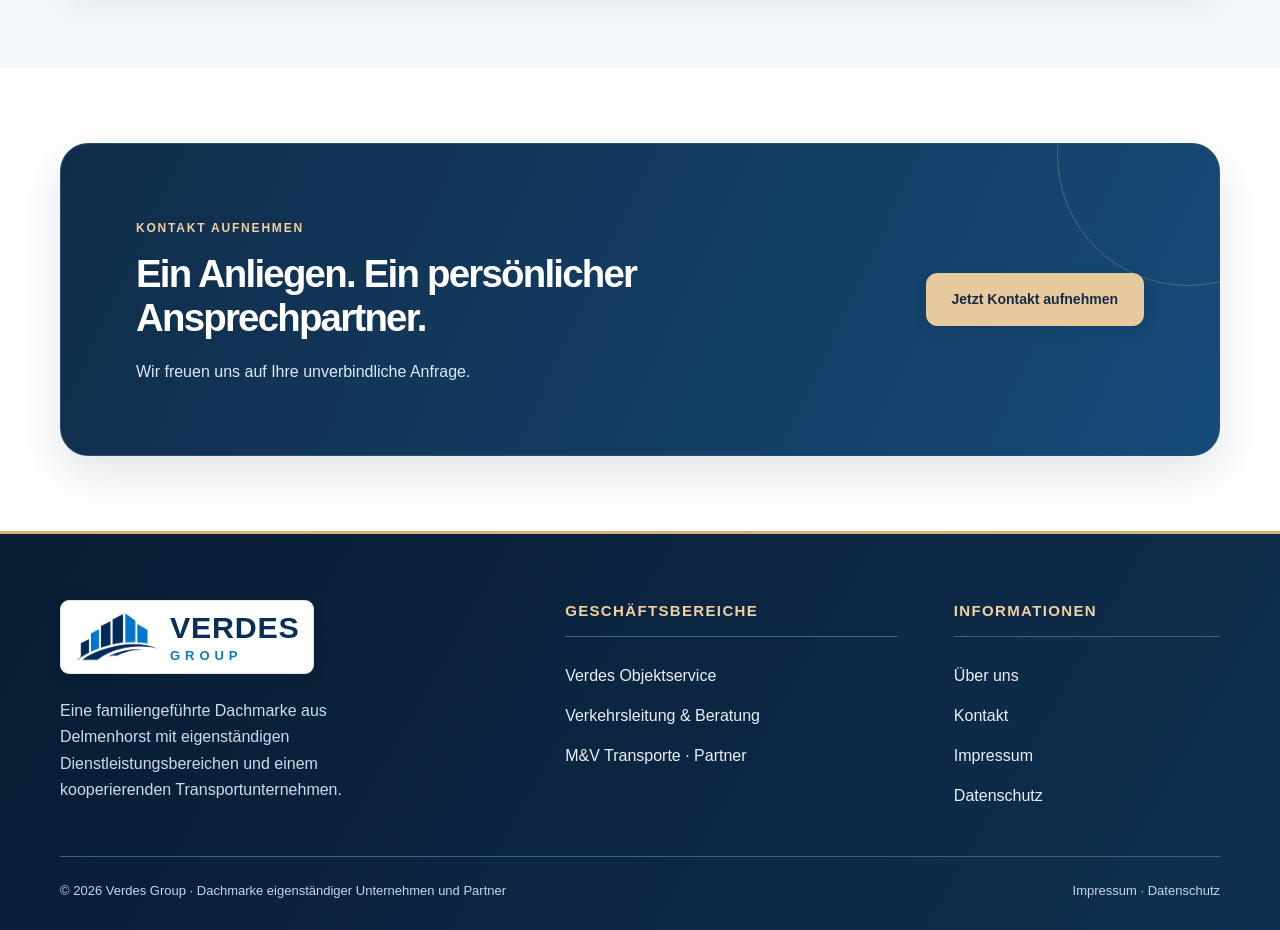
<file: verkehrsleitung/index.html>
<!doctype html><html lang="de"><head><meta charset="utf-8"><meta name="viewport" content="width=device-width,initial-scale=1"><meta name="theme-color" content="#0b2540"><meta name="description" content="Externer Verkehrsleiter aus Delmenhorst für Bremen und Niedersachsen. Praxisbetreuung, Lizenzberatung und Elektro-Sprinter über 3,5 t. Deutsch, Russisch, Rumänisch."><title>Externer Verkehrsleiter Bremen | Verdes Verkehrsleitung</title><link rel="icon" type="image/png" href="/assets/verdes-group-icon-blue.png"><link rel="stylesheet" href="/assets/styles.css?v=20261127-callback-confirmation-1"><link rel="stylesheet" href="/assets/brand-navy.css?v=20261127-1"><link rel="canonical" href="https://verdes-group.de/verkehrsleitung/"><meta name="robots" content="index,follow,max-image-preview:large"><meta property="og:type" content="website"><meta property="og:locale" content="de_DE"><meta property="og:site_name" content="Verdes Group"><meta property="og:title" content="Externer Verkehrsleiter Bremen | Verdes Verkehrsleitung"><meta property="og:description" content="Externer Verkehrsleiter aus Delmenhorst für Bremen und Niedersachsen. Praxisbetreuung, Lizenzberatung und Elektro-Sprinter über 3,5 t. Deutsch, Russisch, Rumänisch."><meta property="og:url" content="https://verdes-group.de/verkehrsleitung/"><meta property="og:image" content="https://verdes-group.de/assets/images/verdes-verkehrsleitung.webp"><meta property="og:image:width" content="1448"><meta property="og:image:height" content="1086"><meta property="og:image:alt" content="Verdes Verkehrsleitung und Transportberatung"><meta name="twitter:card" content="summary_large_image"><script type="application/ld+json">
{
  "@context": "https://schema.org",
  "@graph": [
    {
      "@type": "WebPage",
      "@id": "https://verdes-group.de/verkehrsleitung/#webpage",
      "url": "https://verdes-group.de/verkehrsleitung/",
      "name": "Externer Verkehrsleiter Bremen | Verdes Verkehrsleitung",
      "description": "Externer Verkehrsleiter aus Delmenhorst für Bremen und Niedersachsen. Praxisbetreuung, Lizenzberatung und Elektro-Sprinter über 3,5 t. Deutsch, Russisch, Rumänisch.",
      "inLanguage": "de",
      "isPartOf": {
        "@id": "https://verdes-group.de/#website"
      },
      "mainEntity": {
        "@id": "https://verdes-group.de/verkehrsleitung/#unternehmen"
      }
    },
    {
      "@type": "LocalBusiness",
      "@id": "https://verdes-group.de/verkehrsleitung/#unternehmen",
      "name": "Verdes Verkehrsleiter & Transportberater",
      "alternateName": "Verdes Verkehrsleitung",
      "url": "https://verdes-group.de/verkehrsleitung/",
      "description": "Externe Verkehrsleitung und Transportberatung für Transportunternehmen in Bremen, Delmenhorst und Niedersachsen. Fahrer- und Fahrzeugdokumentation, laufende Kontrollen, Genehmigungsprozesse und Betreuung schwerer Elektro-Transporter. Kommunikation auf Deutsch, Russisch und Rumänisch.",
      "address": {
        "@type": "PostalAddress",
        "streetAddress": "Oldenburger Str. 128A",
        "postalCode": "27753",
        "addressLocality": "Delmenhorst",
        "addressRegion": "Niedersachsen",
        "addressCountry": "DE"
      },
      "telephone": "+4915208237965",
      "email": "verkehrsleiter@verdes-trans.com",
      "areaServed": [
        {
          "@type": "City",
          "name": "Delmenhorst"
        },
        {
          "@type": "City",
          "name": "Bremen"
        },
        {
          "@type": "City",
          "name": "Oldenburg"
        },
        {
          "@type": "AdministrativeArea",
          "name": "Niedersachsen"
        }
      ],
      "hasMap": "https://www.google.com/maps/search/?api=1&query=Verdes%20Verkehrsleiter%20%26%20Transportberatung%2C%20Delmenhorst&query_place_id=ChIJMXC_tE_VsEcRnMkYirrnCXY",
      "contactPoint": {
        "@type": "ContactPoint",
        "contactType": "Verkehrsleitung und Transportberatung",
        "telephone": "+4915208237965",
        "email": "verkehrsleiter@verdes-trans.com",
        "availableLanguage": [
          "de",
          "ru",
          "ro"
        ],
        "name": "Vadim Verdes"
      },
      "hasOfferCatalog": {
        "@type": "OfferCatalog",
        "name": "Leistungen – Verdes Verkehrsleiter & Transportberater",
        "itemListElement": [
          {
            "@type": "Offer",
            "itemOffered": {
              "@type": "Service",
              "@id": "https://verdes-group.de/verkehrsleitung/#leistung-1",
              "name": "Externe Verkehrsleitung",
              "serviceType": "Externe Verkehrsleitung",
              "description": "Übernahme der vereinbarten Verkehrsleiteraufgaben im Rahmen einer behördlich anerkannten Bestellung – mit tatsächlicher und kontinuierlicher Betreuung des Betriebs.",
              "provider": {
                "@id": "https://verdes-group.de/verkehrsleitung/#unternehmen"
              }
            }
          },
          {
            "@type": "Offer",
            "itemOffered": {
              "@type": "Service",
              "@id": "https://verdes-group.de/verkehrsleitung/#leistung-2",
              "name": "Fahrer- & Fahrzeugunterlagen",
              "serviceType": "Fahrer- & Fahrzeugunterlagen",
              "description": "Strukturierte Übersichten über Fahrerlaubnisse, erforderliche Nachweise sowie Fahrzeugtermine wie HU, SP und UVV, soweit für den jeweiligen Betrieb relevant.",
              "provider": {
                "@id": "https://verdes-group.de/verkehrsleitung/#unternehmen"
              }
            }
          },
          {
            "@type": "Offer",
            "itemOffered": {
              "@type": "Service",
              "@id": "https://verdes-group.de/verkehrsleitung/#leistung-3",
              "name": "Arbeitszeit & Sozialvorschriften",
              "serviceType": "Arbeitszeit & Sozialvorschriften",
              "description": "Unterstützung bei der Kontrolle und Dokumentation von Arbeitszeiten, Lenk- und Ruhezeiten sowie Fahrtenschreiberpflichten, soweit die Vorschriften anwendbar sind.",
              "provider": {
                "@id": "https://verdes-group.de/verkehrsleitung/#unternehmen"
              }
            }
          },
          {
            "@type": "Offer",
            "itemOffered": {
              "@type": "Service",
              "@id": "https://verdes-group.de/verkehrsleitung/#leistung-4",
              "name": "Betriebsorganisation",
              "serviceType": "Betriebsorganisation",
              "description": "Unterstützung bei internen Verantwortlichkeiten, Fahrzeug- und Fahrereinsatz, Transportdokumenten sowie nachvollziehbaren betrieblichen Abläufen.",
              "provider": {
                "@id": "https://verdes-group.de/verkehrsleitung/#unternehmen"
              }
            }
          },
          {
            "@type": "Offer",
            "itemOffered": {
              "@type": "Service",
              "@id": "https://verdes-group.de/verkehrsleitung/#leistung-5",
              "name": "Regelmäßige Kontrollen",
              "serviceType": "Regelmäßige Kontrollen",
              "description": "Prüfung vereinbarter Unterlagen und Prozesse, Festhalten festgestellter Abweichungen sowie Nachverfolgung von Maßnahmen und Fristen.",
              "provider": {
                "@id": "https://verdes-group.de/verkehrsleitung/#unternehmen"
              }
            }
          },
          {
            "@type": "Offer",
            "itemOffered": {
              "@type": "Service",
              "@id": "https://verdes-group.de/verkehrsleitung/#leistung-6",
              "name": "Genehmigung & Beratung",
              "serviceType": "Genehmigung & Beratung",
              "description": "Begleitung bei organisatorischen Fragen zur Güterkraftverkehrslizenz, bei der Vorbereitung erforderlicher Unterlagen und in der Kommunikation mit Behörden.",
              "provider": {
                "@id": "https://verdes-group.de/verkehrsleitung/#unternehmen"
              }
            }
          },
          {
            "@type": "Offer",
            "itemOffered": {
              "@type": "Service",
              "@id": "https://verdes-group.de/verkehrsleitung/#leistung-7",
              "name": "Betreuung von Elektro-Transportern über 3,5 t",
              "serviceType": "Betreuung von Elektro-Transportern über 3,5 t",
              "description": "Unterstützung bei der betrieblichen Einordnung und den nächsten Schritten für schwere Elektro-Transporter, beispielsweise eSprinter mit 4.150 kg oder 4.250 kg zulässiger Gesamtmasse.",
              "provider": {
                "@id": "https://verdes-group.de/verkehrsleitung/#unternehmen"
              }
            }
          }
        ]
      },
      "mainEntityOfPage": {
        "@id": "https://verdes-group.de/verkehrsleitung/#webpage"
      }
    }
  ]
}
</script></head><body data-brand="verkehrsleitung"><a class="skip" href="#inhalt">Zum Inhalt springen</a><header class="site-header"><div class="container nav"><a class="brand" href="/" aria-label="Verdes Group Startseite"><img class="brand-symbol" src="/assets/verdes-group-mark-blue.webp" width="810" height="486" alt="" decoding="async"><span class="brand-wordmark" aria-hidden="true"><strong>VERDES</strong><span>GROUP</span></span></a><button class="menu-button" type="button" aria-label="Menü öffnen" aria-controls="navigation" aria-expanded="false">☰</button><nav id="navigation" class="nav-links" aria-label="Hauptnavigation"><a href="/">Startseite</a><a href="/objektservice/">Objektservice</a><a href="/verkehrsleitung/" class="active" aria-current="page">Verkehrsleitung</a><a href="/mv-transporte/">M&amp;V Transporte</a><a href="/ueber-uns/">Über uns</a><a href="/kontakt/">Kontakt</a><a class="nav-cta" href="/kontakt/">Anfrage stellen</a></nav></div></header><main id="inhalt"><section class="page-hero traffic-page"><div class="container page-hero-grid"><div class="page-hero-copy"><span class="eyebrow">02 / Verkehrsleitung & Transportberatung</span><h1>Externe Verkehrsleitung.<br><span style="color:#aa8d6e">Struktur im Betrieb.</span></h1><p class="lead">Externer Verkehrsleiter für Transportunternehmen in Bremen, Delmenhorst und Niedersachsen. Ich begleite die betriebliche Organisation, Fahrer- und Fahrzeugdokumentation sowie laufende Kontrollen – persönlich und nachvollziehbar.</p><div class="micro"><span>Externe Verkehrsleitung</span><span>Transportberatung</span><span>Betriebsorganisation</span></div><div class="btn-row"><a class="btn btn-primary" href="mailto:verkehrsleiter@verdes-trans.com?subject=Anfrage%20Verkehrsleitung">Zusammenarbeit anfragen</a><a class="btn btn-outline" href="#zusammenarbeit">Ablauf kennenlernen</a><a class="btn btn-outline callback-link" href="#rueckruf">Rückruf anfordern</a></div></div><figure class="service-visual"><img src="/assets/images/verdes-verkehrsleitung.webp" width="1448" height="1086" alt="Gestaltetes Markenmotiv: Vadim Verdes – Verkehrsleiter und Transportberater" decoding="async" fetchpriority="high"></figure></div></section><section class="section"><div class="container"><div class="section-head"><span class="eyebrow">Leistungen</span><h2>Im Blick, was im Alltag zählt.</h2><p>Von Delmenhorst aus unterstütze ich Transportunternehmen im Raum Bremen, Niedersachsen und nach Vereinbarung auch darüber hinaus. Der Betreuungsumfang richtet sich nach Ihrem Betrieb, Ihrer Fahrzeugflotte und den rechtlichen Anforderungen.</p></div><div class="content-grid verkehr-service-grid"><article class="feature verkehr-feature-card"><img src="/assets/images/vl-externe-verkehrsleitung-v2.webp" width="720" height="420" loading="lazy" decoding="async" alt="Verkehrsleiter bespricht mit einem Mitarbeiter am Transporter betriebliche Abläufe"><div class="verkehr-feature-body"><span class="feature-index">01</span><h3>Externe Verkehrsleitung</h3><p>Übernahme der vereinbarten Verkehrsleiteraufgaben im Rahmen einer behördlich anerkannten Bestellung – mit tatsächlicher und kontinuierlicher Betreuung des Betriebs.</p></div></article><article class="feature verkehr-feature-card"><img src="/assets/images/vl-fahrer-fahrzeugunterlagen.webp" width="720" height="420" loading="lazy" decoding="async" alt="Geordnete Fahrer- und Fahrzeugunterlagen mit Nachweisen und Prüflisten"><div class="verkehr-feature-body"><span class="feature-index">02</span><h3>Fahrer- &amp; Fahrzeugunterlagen</h3><p>Strukturierte Übersichten über Fahrerlaubnisse, erforderliche Nachweise sowie Fahrzeugtermine wie HU, SP und UVV, soweit für den jeweiligen Betrieb relevant.</p></div></article><article class="feature verkehr-feature-card"><img src="/assets/images/vl-arbeitszeit-sozialvorschriften-v2.webp" width="720" height="420" loading="lazy" decoding="async" alt="Auswertung von Arbeitszeiten und Transportdaten am Computer"><div class="verkehr-feature-body"><span class="feature-index">03</span><h3>Arbeitszeit &amp; Sozialvorschriften</h3><p>Unterstützung bei der Kontrolle und Dokumentation von Arbeitszeiten, Lenk- und Ruhezeiten sowie Fahrtenschreiberpflichten, soweit die Vorschriften anwendbar sind.</p></div></article><article class="feature verkehr-feature-card"><img src="/assets/images/vl-betriebsorganisation.webp" width="720" height="420" loading="lazy" decoding="async" alt="Fuhrpark mit mehreren Lastwagen auf einem Betriebsgelände"><div class="verkehr-feature-body"><span class="feature-index">04</span><h3>Betriebsorganisation</h3><p>Unterstützung bei internen Verantwortlichkeiten, Fahrzeug- und Fahrereinsatz, Transportdokumenten sowie nachvollziehbaren betrieblichen Abläufen.</p></div></article><article class="feature verkehr-feature-card"><img src="/assets/images/vl-kontrollen.webp" width="720" height="420" loading="lazy" decoding="async" alt="Mitarbeiter prüft Transportdokumente am Lkw und hält Ergebnisse auf einem Klemmbrett fest"><div class="verkehr-feature-body"><span class="feature-index">05</span><h3>Regelmäßige Kontrollen</h3><p>Prüfung vereinbarter Unterlagen und Prozesse, Festhalten festgestellter Abweichungen sowie Nachverfolgung von Maßnahmen und Fristen.</p></div></article><article class="feature verkehr-feature-card"><img src="/assets/images/vl-genehmigung-beratung-v2.webp" width="720" height="420" loading="lazy" decoding="async" alt="Besprechung zu Transportorganisation und Genehmigungen im Büro"><div class="verkehr-feature-body"><span class="feature-index">06</span><h3>Genehmigung &amp; Beratung</h3><p>Begleitung bei organisatorischen Fragen zur Güterkraftverkehrslizenz, bei der Vorbereitung erforderlicher Unterlagen und in der Kommunikation mit Behörden.</p></div></article></div></div></section><section class="section verkehr-electric-section" id="elektro-sprinter"><div class="container"><div class="verkehr-electric-panel">
<div class="verkehr-electric-copy"><span class="eyebrow">Auch für schwere Elektro-Transporter</span><h2>Elektro-Sprinter mit 4,15 t: Verkehrsleitung mitdenken.</h2>
<p>Ein elektrischer Antrieb bedeutet nicht automatisch, dass ein Transporter ohne Güterkraftverkehrslizenz eingesetzt werden darf. Bei <strong>gewerblichem Güterkraftverkehr mit mehr als 3,5 t zulässiger Gesamtmasse</strong> – beispielsweise mit einem eSprinter mit <strong>4.150 kg oder 4.250 kg</strong> – sind grundsätzlich eine Gemeinschaftslizenz und ein geeigneter Verkehrsleiter erforderlich, sofern keine gesetzliche Ausnahme greift.</p>
<p>Wichtig: Die <strong>Fahrerlaubnis</strong> ist eine eigene Frage. Klasse B kann im Inland bei alternativen Antrieben unter den Voraussetzungen des § 6 Abs. 3b FeV bis <strong>4.250 kg</strong> ausreichen – unter anderem bei mindestens zwei Jahren Besitz, ohne Anhänger und wenn das Mehrgewicht ausschließlich durch den alternativen Antrieb bedingt ist. Bei höheren Gewichten reicht diese Ausnahme nicht.</p>
<p class="verkehr-electric-small">Maßgeblich sind das zulässige Gesamtgewicht in den Fahrzeugpapieren, die Art des Transports und die jeweils einschlägigen Ausnahmen. Ich unterstütze bei der betrieblichen Einordnung und den nächsten Schritten.</p>
<a class="btn btn-lime" href="mailto:verkehrsleiter@verdes-trans.com?subject=Anfrage%20Elektro-Sprinter%20Verkehrsleitung">E-Sprinter-Betreuung anfragen</a>
</div>
<div class="verkehr-electric-gallery"><figure><img src="/assets/images/vl-esprinter-elektro-beispiel.webp" width="680" height="292" loading="lazy" decoding="async" alt="Illustratives Beispiel eines elektrischen Sprinter-Transporters an einer Ladesäule"></figure><figure><img src="/assets/images/vl-elektro-transporter-beispiel.webp" width="680" height="292" loading="lazy" decoding="async" alt="Illustratives Beispiel eines weiteren elektrischen Liefertransporters an einer Ladesäule"></figure><div class="verkehr-electric-note">Elektrische Lieferfahrzeuge – illustrative Fahrzeugbeispiele, keine Mandantenfahrzeuge.</div></div>
</div></div></section><section class="section verkehr-audience" id="fuer-wen"><div class="container">
<div class="section-head"><span class="eyebrow">Für Transportunternehmen</span><h2>Passend zu Ihrem Betrieb.</h2><p>Ob neu gegründetes Transportunternehmen oder bestehender Fuhrpark: Entscheidend sind der konkrete Genehmigungsbedarf und die Aufgaben, die tatsächlich betreut werden müssen.</p></div>
<div class="verkehr-audience-grid">
<div class="verkehr-audience-panel"><span class="verkehr-panel-tag">Typische Anliegen</span><h3>Wann ich Sie unterstützen kann</h3><ul><li>Sie planen die Beantragung einer Güterkraftverkehrs- oder Gemeinschaftslizenz.</li><li>Sie suchen einen externen Verkehrsleiter für den laufenden Betrieb.</li><li>Sie möchten Fahrer- und Fahrzeugunterlagen geordnet führen.</li><li>Sie benötigen nachvollziehbare Kontrollen und Maßnahmenlisten.</li></ul></div>
<div class="verkehr-audience-panel verkehr-audience-panel-dark"><span class="verkehr-panel-tag">Arbeitsweise</span><h3>Persönlich. Dokumentiert. Verbindlich.</h3><p>Die Zusammenarbeit wird auf Fahrzeuganzahl, Einsatzgebiet und betriebliche Anforderungen abgestimmt. Kontrollen, Unterweisungen und erforderliche Maßnahmen werden entsprechend dem vereinbarten Aufgabenbereich dokumentiert.</p><p>Betreuung aus Delmenhorst im Raum Bremen, Oldenburg und Niedersachsen; überregionale Einsätze nach Abstimmung.</p></div>
</div></div></section>
<section class="section verkehr-process-section section-soft" id="zusammenarbeit"><div class="container">
<div class="section-head"><span class="eyebrow">So läuft es ab</span><h2>Von der ersten Anfrage zur laufenden Betreuung.</h2><p>Klare Schritte und eine Vereinbarung, die zu Ihrem Unternehmen und den behördlichen Anforderungen passt.</p></div>
<div class="verkehr-process-grid">
<div class="verkehr-process-step"><span>01</span><h3>Erstgespräch</h3><p>Wir klären Standort, Fahrzeuganzahl, Verkehrsart und den aktuellen Stand Ihres Unternehmens.</p></div>
<div class="verkehr-process-step"><span>02</span><h3>Prüfung &amp; Angebot</h3><p>Ich prüfe, ob eine Zusammenarbeit möglich ist, und stimme Betreuungsumfang, Präsenz und Vergütung mit Ihnen ab.</p></div>
<div class="verkehr-process-step"><span>03</span><h3>Vertrag &amp; Bestellung</h3><p>Wir regeln Aufgaben und Verantwortlichkeiten schriftlich. Wo erforderlich, erfolgt die Benennung bei der zuständigen Genehmigungsbehörde.</p></div>
<div class="verkehr-process-step"><span>04</span><h3>Laufende Betreuung</h3><p>Vereinbarte Kontrollen, Dokumentation und betriebliche Abstimmung erfolgen regelmäßig und nachvollziehbar.</p></div>
</div><p class="verkehr-process-note">Die Bestellung als externer Verkehrsleiter und die Erteilung einer Lizenz stehen unter dem Vorbehalt der gesetzlichen Voraussetzungen und der Entscheidung der zuständigen Behörde.</p></div></section>
<section class="section verkehr-faq-section" id="haeufige-fragen"><div class="container">
<div class="verkehr-faq-layout"><div><span class="eyebrow">Häufige Fragen</span><h2>Gut zu wissen.</h2><p>Wichtige Antworten für Unternehmer, die eine externe Verkehrsleitung oder praktische Unterstützung bei der Betriebsorganisation suchen.</p><a class="btn btn-outline" href="mailto:verkehrsleiter@verdes-trans.com?subject=Frage%20zur%20externen%20Verkehrsleitung">Persönlich nachfragen</a></div>
<div class="verkehr-faq-list">
<details><summary>Ist ein externer Verkehrsleiter nur für den Lizenzantrag zuständig?</summary><p>Nein. Eine externe Verkehrsleitung ist keine reine Unterschrift für einen Antrag. Die vereinbarten Verkehrsleiteraufgaben müssen auch nach einer Genehmigung tatsächlich und kontinuierlich wahrgenommen werden.</p></details>
<details><summary>Unterstützen Sie auch bei der Beantragung einer Gemeinschaftslizenz?</summary><p>Ich unterstütze bei der organisatorischen Vorbereitung, der Zusammenstellung benötigter Unterlagen und der Abstimmung mit der Genehmigungsbehörde. Über die Erteilung entscheidet ausschließlich die zuständige Behörde.</p></details>
<details><summary>Wie oft finden Kontrollen oder Besuche vor Ort statt?</summary><p>Die Häufigkeit richtet sich nach Betriebsgröße, Fahrzeugen, Einsatzgebiet und den behördlichen Vorgaben. Erforderliche Präsenztermine und laufende Kontrollen werden individuell vereinbart und dokumentiert.</p></details>
<details><summary>Welche Angaben benötigen Sie für ein erstes Angebot?</summary><p>Für den Anfang genügen in der Regel Unternehmensstandort, Anzahl und zulässige Gesamtmasse der Fahrzeuge, geplantes Einsatzgebiet und der Stand einer vorhandenen oder beantragten Lizenz. Weitere Unterlagen besprechen wir erst bei konkretem Interesse an einer Zusammenarbeit.</p></details>
<details><summary>Was kostet die externe Verkehrsleitung?</summary><p>Die Vergütung wird anhand der Fahrzeuganzahl, der Aufgaben, der erforderlichen Betreuungszeit und möglicher Fahrten zum Betrieb individuell vereinbart. Sie erhalten vor Vertragsabschluss ein transparentes Angebot.</p></details><details><summary>Brauche ich auch für einen Elektro-Sprinter mit 4.150 kg einen Verkehrsleiter?</summary><p>Bei gewerblichem Güterkraftverkehr mit einem eSprinter über 3,5 t zulässiger Gesamtmasse grundsätzlich ja, sofern keine gesetzliche Ausnahme greift. Auch eine mögliche Fahrerlaubnis der Klasse B bis 4,25 t hebt die unternehmerische Lizenz- und Verkehrsleiterpflicht nicht automatisch auf. <a href="#elektro-sprinter">Mehr zu schweren Elektro-Transportern</a>.</p></details>
</div></div></div></section>
<section class="section-sm verkehr-language-section" id="sprachen"><div class="container"><div class="verkehr-language-box">
<div><span class="eyebrow">Mehrsprachige Betreuung</span><h2>Gute Zusammenarbeit beginnt mit klarer Kommunikation.</h2><p>Ich betreue Unternehmer und ihre Teams auf <strong>Deutsch, Russisch und Rumänisch</strong>. Das erleichtert die Abstimmung zu Unterlagen, Unterweisungen und betrieblichen Abläufen – auch in mehrsprachigen Transportbetrieben.</p></div>
<div class="verkehr-language-tags"><span>Deutsch</span><a href="/verkehrsleitung/ru/" lang="ru" hreflang="ru">Русский · Russisch <span aria-hidden="true">↗</span></a><a href="/verkehrsleitung/ro/" lang="ro" hreflang="ro">Română · Rumänisch <span aria-hidden="true">↗</span></a></div>
</div></div></section><section class="section-sm verkehr-practice-section" id="praxis"><div class="container">
<div class="section-head"><span class="eyebrow">Erfahrung aus der Praxis</span><h2>Transportbetriebe tatsächlich begleiten.</h2><p>Meine Tätigkeit verbindet operative Transportorganisation mit behördlichen Anforderungen und laufender Dokumentation. Beispiele aus der Betreuung – bewusst ohne Nennung der Mandanten:</p></div>
<div class="verkehr-practice-grid">
<article class="verkehr-practice-card"><span class="verkehr-practice-count">Praxisbeispiel 01</span><h3>Begleitung bis zur Gemeinschaftslizenz</h3><p>Unterstützung eines neu startenden Transportunternehmens bei der Vorbereitung des Lizenzverfahrens, bei benötigten Unterlagen und bei Rückfragen der Genehmigungsbehörde. Anschließend Aufbau einer passenden laufenden Betreuung.</p></article>
<article class="verkehr-practice-card"><span class="verkehr-practice-count">Praxisbeispiel 02</span><h3>Regionaler Elektro-Transporter-Fuhrpark</h3><p>Betreuung von Elektro-Transportern mit 4,15 t zulässiger Gesamtmasse: Fahrer- und Fahrzeugübersichten, Prüfung von Nachweisen und Fristen, Unterweisungen, persönliche Betriebstermine und dokumentierte Maßnahmen.</p></article>
</div></div></section><section class="section-sm section-soft"><div class="container about-split"><div><span class="eyebrow">Ihr Ansprechpartner</span><h2>Vadim Verdes</h2><p class="lead">Persönliche Betreuung mit operativer Erfahrung im Transportmanagement und erfolgreich abgelegter IHK-Fachkundeprüfung für den Güterkraftverkehr (2024).</p><p>Ich verbinde praktische Erfahrung im Transportbetrieb mit strukturierter Dokumentation und direkter Abstimmung. Die externe Verkehrsleitung ist eine verantwortliche Tätigkeit; ob eine Bestellung möglich ist, hängt vom jeweiligen Betrieb und den rechtlichen Voraussetzungen ab.</p><img class="verkehr-profile-photo" src="/assets/images/vl-visitenkarte.webp" width="720" height="505" loading="lazy" decoding="async" alt="Visitenkarte von Vadim Verdes, Verkehrsleiter, mit Kontaktdaten und blauem Firmenlogo"></div><div class="contact-card"><h3>Direkt Kontakt aufnehmen</h3><p>Beschreiben Sie Ihren Betrieb, die Fahrzeuganzahl und Ihr Einsatzgebiet. Wir besprechen die nächsten Schritte.</p><div class="contact-detail"><span class="caption">E-Mail</span><a href="mailto:verkehrsleiter@verdes-trans.com">verkehrsleiter@verdes-trans.com</a></div><div class="contact-detail"><span class="caption">Festnetz</span><a href="tel:+4942216851993">04221 6851993</a></div><div class="contact-detail"><span class="caption">Mobil</span><a href="tel:+4915208237965">01520 8237965</a></div><div class="contact-detail"><span class="caption">Büro in Delmenhorst · Termine nach Vereinbarung</span><span>Oldenburger Str. 128A, 27753 Delmenhorst</span></div><div class="verkehr-maps-link"><a href="https://www.google.com/maps/search/?api=1&amp;query=Verdes%20Verkehrsleiter%20%26%20Transportberatung%2C%20Delmenhorst&amp;query_place_id=ChIJMXC_tE_VsEcRnMkYirrnCXY" target="_blank" rel="noopener noreferrer">Unser Unternehmen bei Google Maps ansehen ↗</a></div><a class="btn btn-primary" href="mailto:verkehrsleiter@verdes-trans.com?subject=Anfrage%20Verkehrsleitung">E-Mail schreiben</a></div></div></section><section class="section-sm callback-section" id="rueckruf" aria-labelledby="callback-title"><div class="container"><div class="callback-panel"><div class="callback-intro"><span class="eyebrow">Verdes Verkehrsleitung</span><h2 id="callback-title">Rückruf anfordern</h2><p>Hinterlassen Sie einfach Ihre Telefonnummer und die gewünschte Sprache. Wir melden uns bei Ihnen.</p><p class="callback-direct">Alternativ erreichen Sie uns direkt telefonisch. <a href="tel:+4915208237965">+49 1520 8237965</a></p></div><form class="callback-form" name="rueckruf-verkehrsleitung" method="POST" data-netlify="true" netlify-honeypot="website"><input type="hidden" name="form-name" value="rueckruf-verkehrsleitung"><p hidden><label>Bitte dieses Feld leer lassen. <input name="website" tabindex="-1" autocomplete="off"></label></p><div class="callback-field"><label for="callback-phone">Ihre Telefonnummer</label><input id="callback-phone" name="telefon" type="tel" inputmode="tel" autocomplete="tel" required minlength="5" maxlength="40" placeholder="z. B. +49 170 1234567"></div><div class="callback-field"><label for="callback-language">Gewünschte Rückrufsprache</label><select id="callback-language" name="sprache" required><option value="" selected disabled>Bitte auswählen</option><option value="Deutsch">Deutsch</option><option value="Russisch">Русский · Russisch</option><option value="Rumänisch">Română · Rumänisch</option></select></div><p class="callback-privacy">Wir verwenden Ihre Angaben zur Bearbeitung Ihrer Rückrufanfrage. <a href="/datenschutz/#rueckruf-datenschutz" hreflang="de">Datenschutzhinweise</a>.</p><button class="btn btn-primary" type="submit">Rückruf anfordern</button><p class="callback-status" role="status" aria-live="polite" hidden></p></form><div class="callback-confirmation" role="status" aria-live="polite" tabindex="-1" hidden><span class="callback-confirmation-icon" aria-hidden="true"><svg viewBox="0 0 24 24" width="28" height="28" fill="none" stroke="currentColor" stroke-width="2" stroke-linecap="round" stroke-linejoin="round"><path d="m5 12 4 4L19 6"/></svg></span><h3></h3><p></p></div></div></div></section><section class="section-sm"><div class="container"><div class="cta-band"><div><span class="eyebrow" style="color:#e2c9a7">Kontakt aufnehmen</span><h2>Ein Anliegen. Ein persönlicher Ansprechpartner.</h2><p>Wir freuen uns auf Ihre unverbindliche Anfrage.</p></div><a class="btn btn-lime" href="/kontakt/">Jetzt Kontakt aufnehmen</a></div></div></section></main><footer class="footer"><div class="container"><div class="footer-grid"><div class="footer-brand"><a class="brand" href="/" aria-label="Verdes Group Startseite"><img class="brand-symbol" src="/assets/verdes-group-mark-blue.webp" width="810" height="486" alt="" decoding="async"><span class="brand-wordmark" aria-hidden="true"><strong>VERDES</strong><span>GROUP</span></span></a><p>Eine familiengeführte Dachmarke aus Delmenhorst mit eigenständigen Dienstleistungsbereichen und einem kooperierenden Transportunternehmen.</p></div><nav class="footer-links" aria-label="Geschäftsbereiche"><h2>Geschäftsbereiche</h2><a href="/objektservice/">Verdes Objektservice</a><a href="/verkehrsleitung/">Verkehrsleitung &amp; Beratung</a><a href="/mv-transporte/">M&amp;V Transporte · Partner</a></nav><nav class="footer-links" aria-label="Informationen"><h2>Informationen</h2><a href="/ueber-uns/">Über uns</a><a href="/kontakt/">Kontakt</a><a href="/impressum/">Impressum</a><a href="/datenschutz/">Datenschutz</a></nav></div><div class="footer-bottom"><span>© <span id="year">2026</span> Verdes Group · Dachmarke eigenständiger Unternehmen und Partner</span><span><a href="/impressum/">Impressum</a> · <a href="/datenschutz/">Datenschutz</a></span></div></div></footer><script src="/assets/site.js?v=20261123-3" defer></script><script src="/assets/callback.js?v=20261127-callback-confirmation-1" defer></script></body></html>
</file>
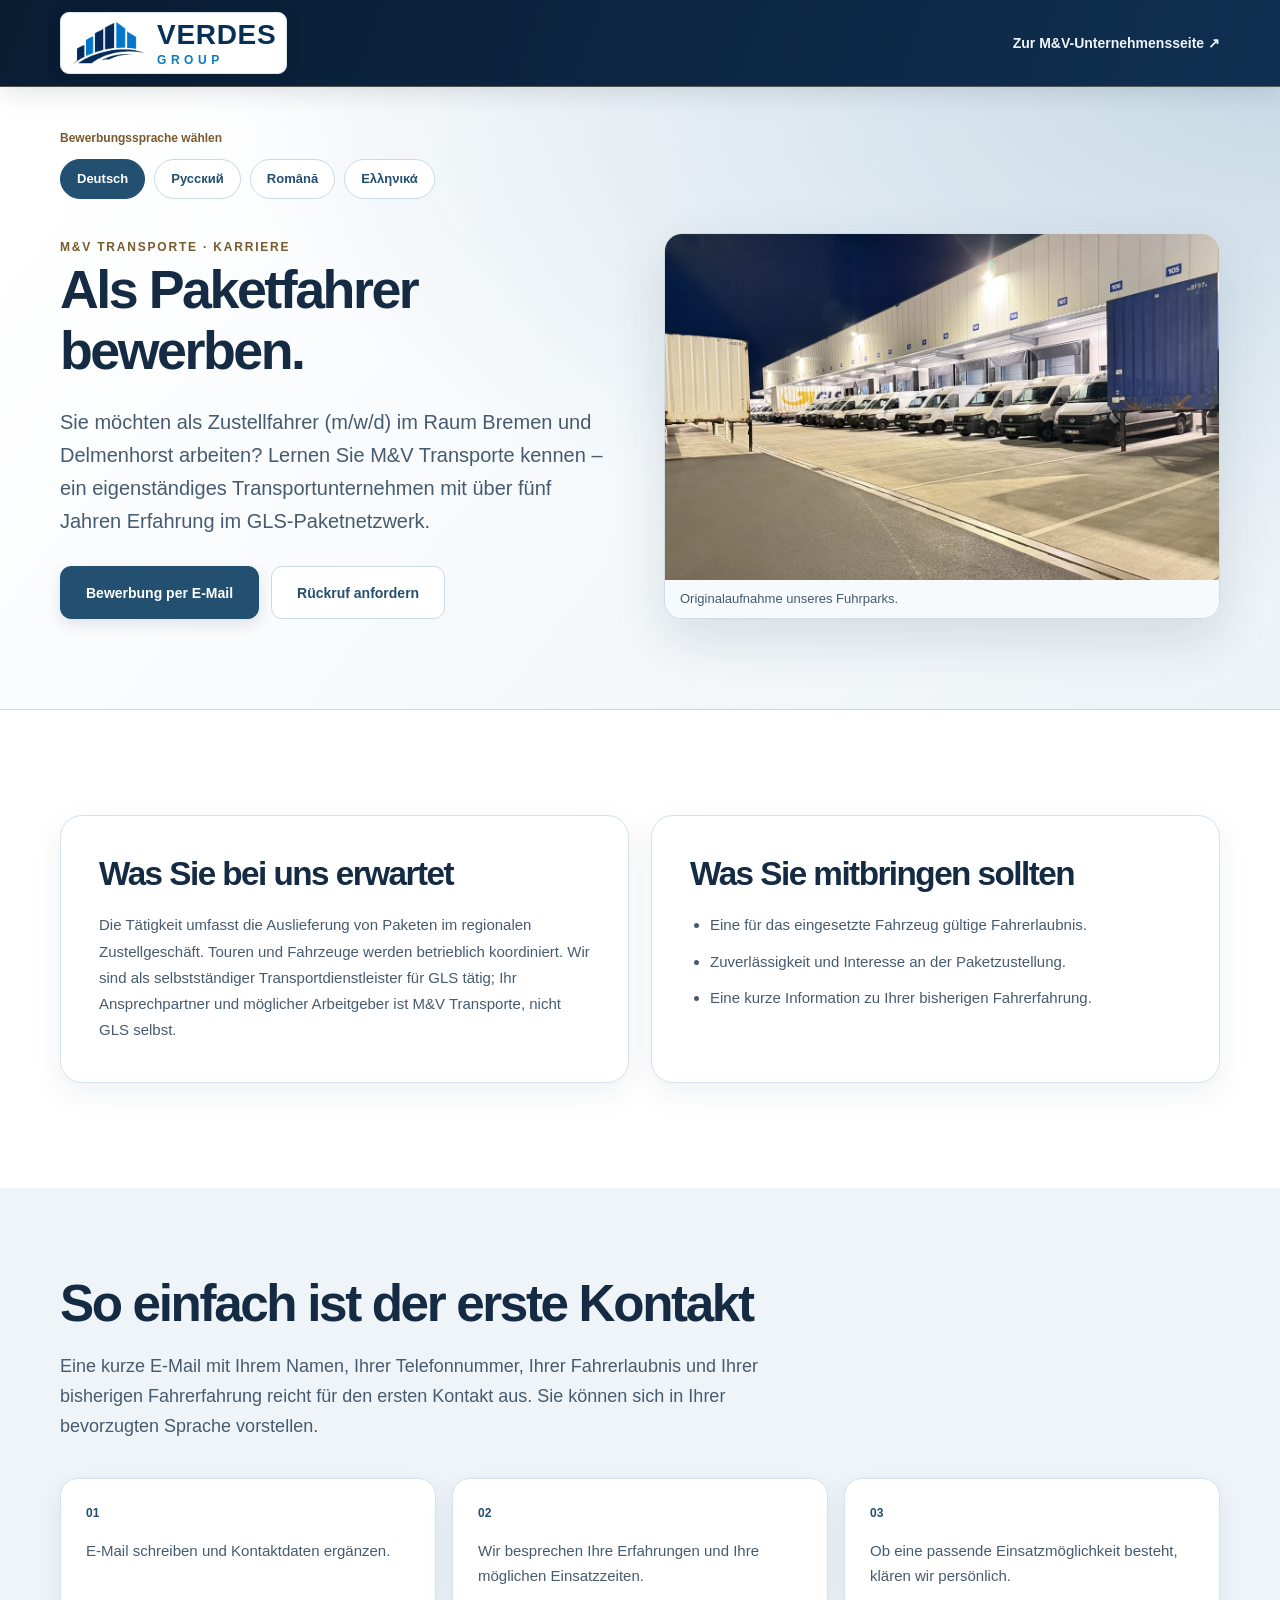
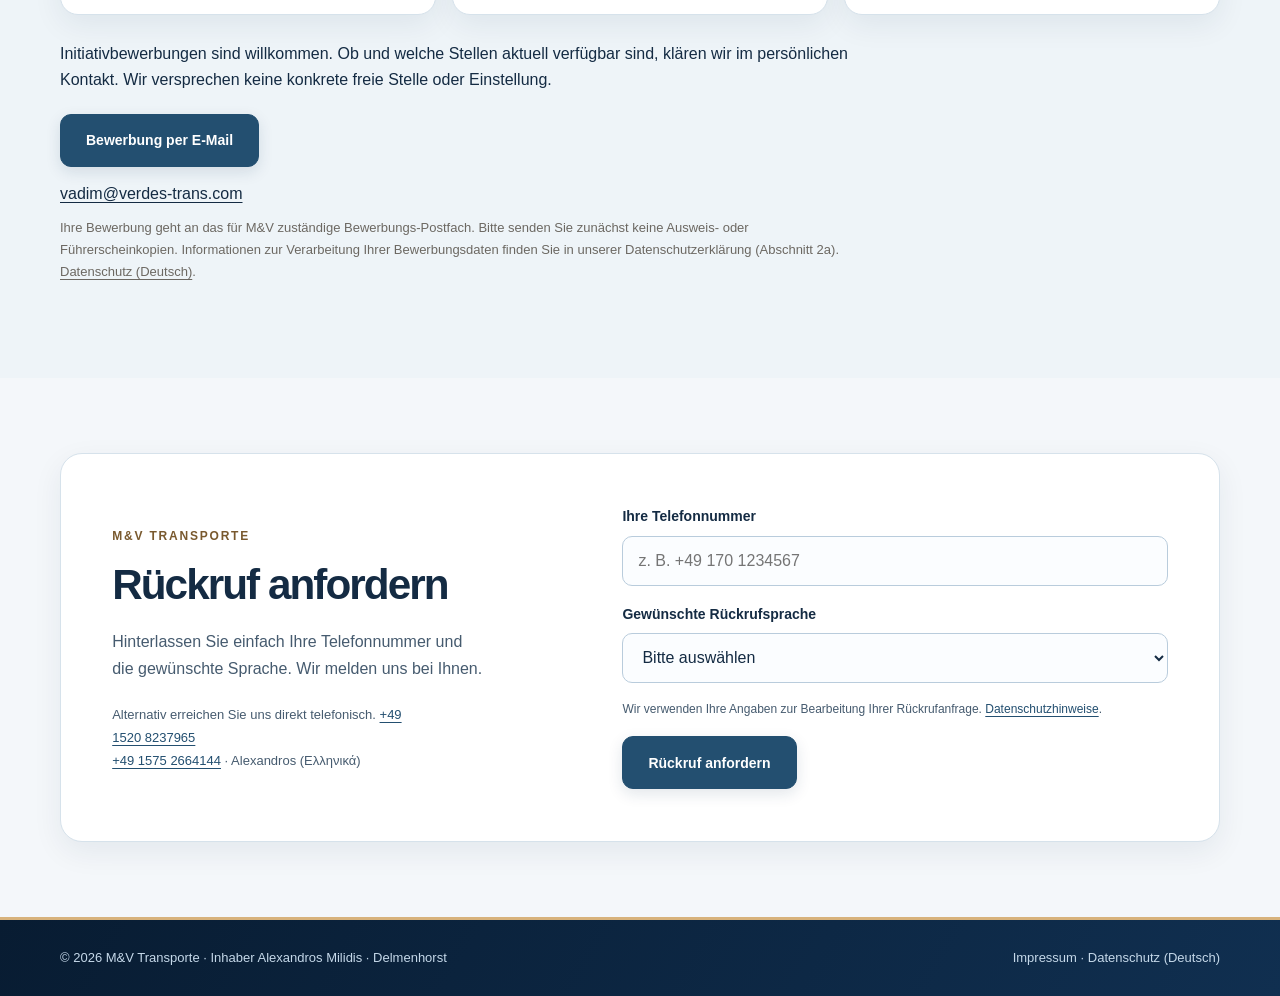
<file: mv-transporte/karriere/index.html>
<!doctype html><html lang="de"><head><meta charset="utf-8"><meta name="viewport" content="width=device-width,initial-scale=1"><meta name="theme-color" content="#0b2540"><title>Paketfahrer (m/w/d) in Bremen und Delmenhorst | M&amp;V Transporte</title><meta name="description" content="Als Zustellfahrer (m/w/d) bei M&amp;V Transporte im GLS-Paketnetzwerk bewerben. Bremen und Delmenhorst. Bewerbungen auf Deutsch, Russisch, Rumänisch und Griechisch."><link rel="icon" type="image/png" href="/assets/verdes-group-icon-blue.png"><link rel="stylesheet" href="/assets/styles.css?v=20261127-callback-confirmation-1"><link rel="stylesheet" href="/assets/brand-navy.css?v=20261127-1"><link rel="canonical" href="https://verdes-group.de/mv-transporte/karriere/"><meta name="robots" content="index,follow,max-image-preview:large"><link rel="alternate" hreflang="de" href="https://verdes-group.de/mv-transporte/karriere/"><link rel="alternate" hreflang="ru" href="https://verdes-group.de/mv-transporte/karriere/ru/"><link rel="alternate" hreflang="ro" href="https://verdes-group.de/mv-transporte/karriere/ro/"><link rel="alternate" hreflang="el" href="https://verdes-group.de/mv-transporte/karriere/el/"><link rel="alternate" hreflang="x-default" href="https://verdes-group.de/mv-transporte/karriere/"><meta property="og:type" content="website"><meta property="og:locale" content="de_DE"><meta property="og:site_name" content="Verdes Group"><meta property="og:title" content="Paketfahrer (m/w/d) in Bremen und Delmenhorst | M&amp;V Transporte"><meta property="og:description" content="Als Zustellfahrer (m/w/d) bei M&amp;V Transporte im GLS-Paketnetzwerk bewerben. Bremen und Delmenhorst. Bewerbungen auf Deutsch, Russisch, Rumänisch und Griechisch."><meta property="og:url" content="https://verdes-group.de/mv-transporte/karriere/"><meta property="og:image" content="https://verdes-group.de/assets/images/mv-fuhrpark.webp"><meta name="twitter:card" content="summary_large_image"><script type="application/ld+json">{"@context":"https://schema.org","@type":"WebPage","@id":"https://verdes-group.de/mv-transporte/karriere/#webpage","url":"https://verdes-group.de/mv-transporte/karriere/","name":"Paketfahrer (m/w/d) in Bremen und Delmenhorst | M&V Transporte","description":"Als Zustellfahrer (m/w/d) bei M&V Transporte im GLS-Paketnetzwerk bewerben. Bremen und Delmenhorst. Bewerbungen auf Deutsch, Russisch, Rumänisch und Griechisch.","inLanguage":"de","isPartOf":{"@id":"https://verdes-group.de/#website"},"about":{"@id":"https://verdes-group.de/mv-transporte/#unternehmen"}}</script></head><body class="language-landing" data-brand="mv"><header class="site-header language-header"><div class="container nav"><a class="brand" href="/" aria-label="Verdes Group"><img class="brand-symbol" src="/assets/verdes-group-mark-blue.webp" width="810" height="486" alt="" decoding="async"><span class="brand-wordmark" aria-hidden="true"><strong>VERDES</strong><span>GROUP</span></span></a><a class="language-back" href="/mv-transporte/" hreflang="de">Zur M&amp;V-Unternehmensseite <span aria-hidden="true">↗</span></a></div></header><main id="inhalt"><section class="page-hero traffic-page localized-hero"><div class="container"><div class="localized-language-label">Bewerbungssprache wählen</div><nav class="language-choice" aria-label="Bewerbungssprache wählen"><a lang="de" hreflang="de" href="/mv-transporte/karriere/" aria-current="page">Deutsch</a><a lang="ru" hreflang="ru" href="/mv-transporte/karriere/ru/">Русский</a><a lang="ro" hreflang="ro" href="/mv-transporte/karriere/ro/">Română</a><a lang="el" hreflang="el" href="/mv-transporte/karriere/el/">Ελληνικά</a></nav><div class="page-hero-grid"><div class="page-hero-copy"><span class="eyebrow">M&amp;V Transporte · Karriere</span><h1>Als Paketfahrer bewerben.</h1><p class="lead">Sie möchten als Zustellfahrer (m/w/d) im Raum Bremen und Delmenhorst arbeiten? Lernen Sie M&amp;V Transporte kennen – ein eigenständiges Transportunternehmen mit über fünf Jahren Erfahrung im GLS-Paketnetzwerk.</p><div class="btn-row"><a class="btn btn-primary" href="mailto:vadim@verdes-trans.com?subject=Fahrerbewerbung%20(m%2Fw%2Fd)%20%E2%80%93%20M%26V%20Transporte%20%E2%80%93%20Deutsch&amp;body=Guten%20Tag%2C%0D%0A%0D%0Aich%20interessiere%20mich%20f%C3%BCr%20eine%20T%C3%A4tigkeit%20als%20Zustellfahrer%20(m%2Fw%2Fd)%20bei%20M%26V%20Transporte.%0D%0A%0D%0AName%3A%20%0D%0ATelefonnummer%3A%20%0D%0AWohnort%20(optional)%3A%20%0D%0AFahrerlaubnisklasse%3A%20%0D%0ABisherige%20Fahrerfahrung%3A%20%0D%0AM%C3%B6glicher%20Arbeitsbeginn%20(optional)%3A%20%0D%0A%0D%0AMit%20freundlichen%20Gr%C3%BC%C3%9Fen%0D%0A">Bewerbung per E-Mail</a><a class="btn btn-outline callback-link" href="#rueckruf">Rückruf anfordern</a></div></div><figure class="service-visual"><img src="/assets/images/mv-fuhrpark.webp" width="1200" height="750" alt="Unser Fuhrpark am Paketdepot" decoding="async" fetchpriority="high"><figcaption>Originalaufnahme unseres Fuhrparks.</figcaption></figure></div></div></section><section class="section localized-main"><div class="container localized-two"><article class="localized-panel"><h2>Was Sie bei uns erwartet</h2><p>Die Tätigkeit umfasst die Auslieferung von Paketen im regionalen Zustellgeschäft. Touren und Fahrzeuge werden betrieblich koordiniert. Wir sind als selbstständiger Transportdienstleister für GLS tätig; Ihr Ansprechpartner und möglicher Arbeitgeber ist M&amp;V Transporte, nicht GLS selbst.</p></article><article class="localized-panel"><h2>Was Sie mitbringen sollten</h2><ul><li>Eine für das eingesetzte Fahrzeug gültige Fahrerlaubnis.</li><li>Zuverlässigkeit und Interesse an der Paketzustellung.</li><li>Eine kurze Information zu Ihrer bisherigen Fahrerfahrung.</li></ul></article></div></section><section class="section-sm section-soft" id="bewerbung"><div class="container"><div class="section-head"><h2>So einfach ist der erste Kontakt</h2><p>Eine kurze E-Mail mit Ihrem Namen, Ihrer Telefonnummer, Ihrer Fahrerlaubnis und Ihrer bisherigen Fahrerfahrung reicht für den ersten Kontakt aus. Sie können sich in Ihrer bevorzugten Sprache vorstellen.</p></div><div class="localized-steps"><article><span>01</span><p>E-Mail schreiben und Kontaktdaten ergänzen.</p></article><article><span>02</span><p>Wir besprechen Ihre Erfahrungen und Ihre möglichen Einsatzzeiten.</p></article><article><span>03</span><p>Ob eine passende Einsatzmöglichkeit besteht, klären wir persönlich.</p></article></div><div class="localized-apply"><p>Initiativbewerbungen sind willkommen. Ob und welche Stellen aktuell verfügbar sind, klären wir im persönlichen Kontakt. Wir versprechen keine konkrete freie Stelle oder Einstellung.</p><a class="btn btn-primary" href="mailto:vadim@verdes-trans.com?subject=Fahrerbewerbung%20(m%2Fw%2Fd)%20%E2%80%93%20M%26V%20Transporte%20%E2%80%93%20Deutsch&amp;body=Guten%20Tag%2C%0D%0A%0D%0Aich%20interessiere%20mich%20f%C3%BCr%20eine%20T%C3%A4tigkeit%20als%20Zustellfahrer%20(m%2Fw%2Fd)%20bei%20M%26V%20Transporte.%0D%0A%0D%0AName%3A%20%0D%0ATelefonnummer%3A%20%0D%0AWohnort%20(optional)%3A%20%0D%0AFahrerlaubnisklasse%3A%20%0D%0ABisherige%20Fahrerfahrung%3A%20%0D%0AM%C3%B6glicher%20Arbeitsbeginn%20(optional)%3A%20%0D%0A%0D%0AMit%20freundlichen%20Gr%C3%BC%C3%9Fen%0D%0A">Bewerbung per E-Mail</a><p class="localized-email"><a href="mailto:vadim@verdes-trans.com">vadim@verdes-trans.com</a></p><p class="localized-privacy">Ihre Bewerbung geht an das für M&amp;V zuständige Bewerbungs-Postfach. Bitte senden Sie zunächst keine Ausweis- oder Führerscheinkopien. Informationen zur Verarbeitung Ihrer Bewerbungsdaten finden Sie in unserer Datenschutzerklärung (Abschnitt 2a). <a href="/datenschutz/" hreflang="de">Datenschutz (Deutsch)</a>.</p></div></div></section><section class="section-sm callback-section" id="rueckruf" aria-labelledby="callback-title"><div class="container"><div class="callback-panel"><div class="callback-intro"><span class="eyebrow">M&amp;V Transporte</span><h2 id="callback-title">Rückruf anfordern</h2><p>Hinterlassen Sie einfach Ihre Telefonnummer und die gewünschte Sprache. Wir melden uns bei Ihnen.</p><p class="callback-direct">Alternativ erreichen Sie uns direkt telefonisch. <a href="tel:+4915208237965">+49 1520 8237965</a><br><a href="tel:+4915752664144" lang="el">+49 1575 2664144</a> · Alexandros (Ελληνικά)</p></div><form class="callback-form" name="rueckruf-mv-transporte" method="POST"><input type="hidden" name="form-name" value="rueckruf-mv-transporte"><p hidden><label>Bitte dieses Feld leer lassen. <input name="website" tabindex="-1" autocomplete="off"></label></p><div class="callback-field"><label for="callback-phone">Ihre Telefonnummer</label><input id="callback-phone" name="telefon" type="tel" inputmode="tel" autocomplete="tel" required minlength="5" maxlength="40" placeholder="z. B. +49 170 1234567"></div><div class="callback-field"><label for="callback-language">Gewünschte Rückrufsprache</label><select id="callback-language" name="sprache" required><option value="" selected disabled>Bitte auswählen</option><option value="Deutsch">Deutsch</option><option value="Russisch">Русский · Russisch</option><option value="Rumänisch">Română · Rumänisch</option><option value="Griechisch">Ελληνικά · Griechisch</option></select></div><p class="callback-privacy">Wir verwenden Ihre Angaben zur Bearbeitung Ihrer Rückrufanfrage. <a href="/datenschutz/#rueckruf-datenschutz" hreflang="de">Datenschutzhinweise</a>.</p><button class="btn btn-primary" type="submit">Rückruf anfordern</button><p class="callback-status" role="status" aria-live="polite" hidden></p></form><div class="callback-confirmation" role="status" aria-live="polite" tabindex="-1" hidden><span class="callback-confirmation-icon" aria-hidden="true"><svg viewBox="0 0 24 24" width="28" height="28" fill="none" stroke="currentColor" stroke-width="2" stroke-linecap="round" stroke-linejoin="round"><path d="m5 12 4 4L19 6"/></svg></span><h3></h3><p></p></div></div></div></section></main><footer class="footer language-footer"><div class="container"><div class="footer-bottom"><span>© <span id="year">2026</span> M&amp;V Transporte · Inhaber Alexandros Milidis · Delmenhorst</span><span><a href="/impressum/" hreflang="de">Impressum</a> · <a href="/datenschutz/" hreflang="de">Datenschutz (Deutsch)</a></span></div></div></footer><script src="/assets/site.js?v=20261123-3" defer></script><script src="/assets/callback.js?v=20261127-callback-confirmation-1" defer></script></body></html>
</file>
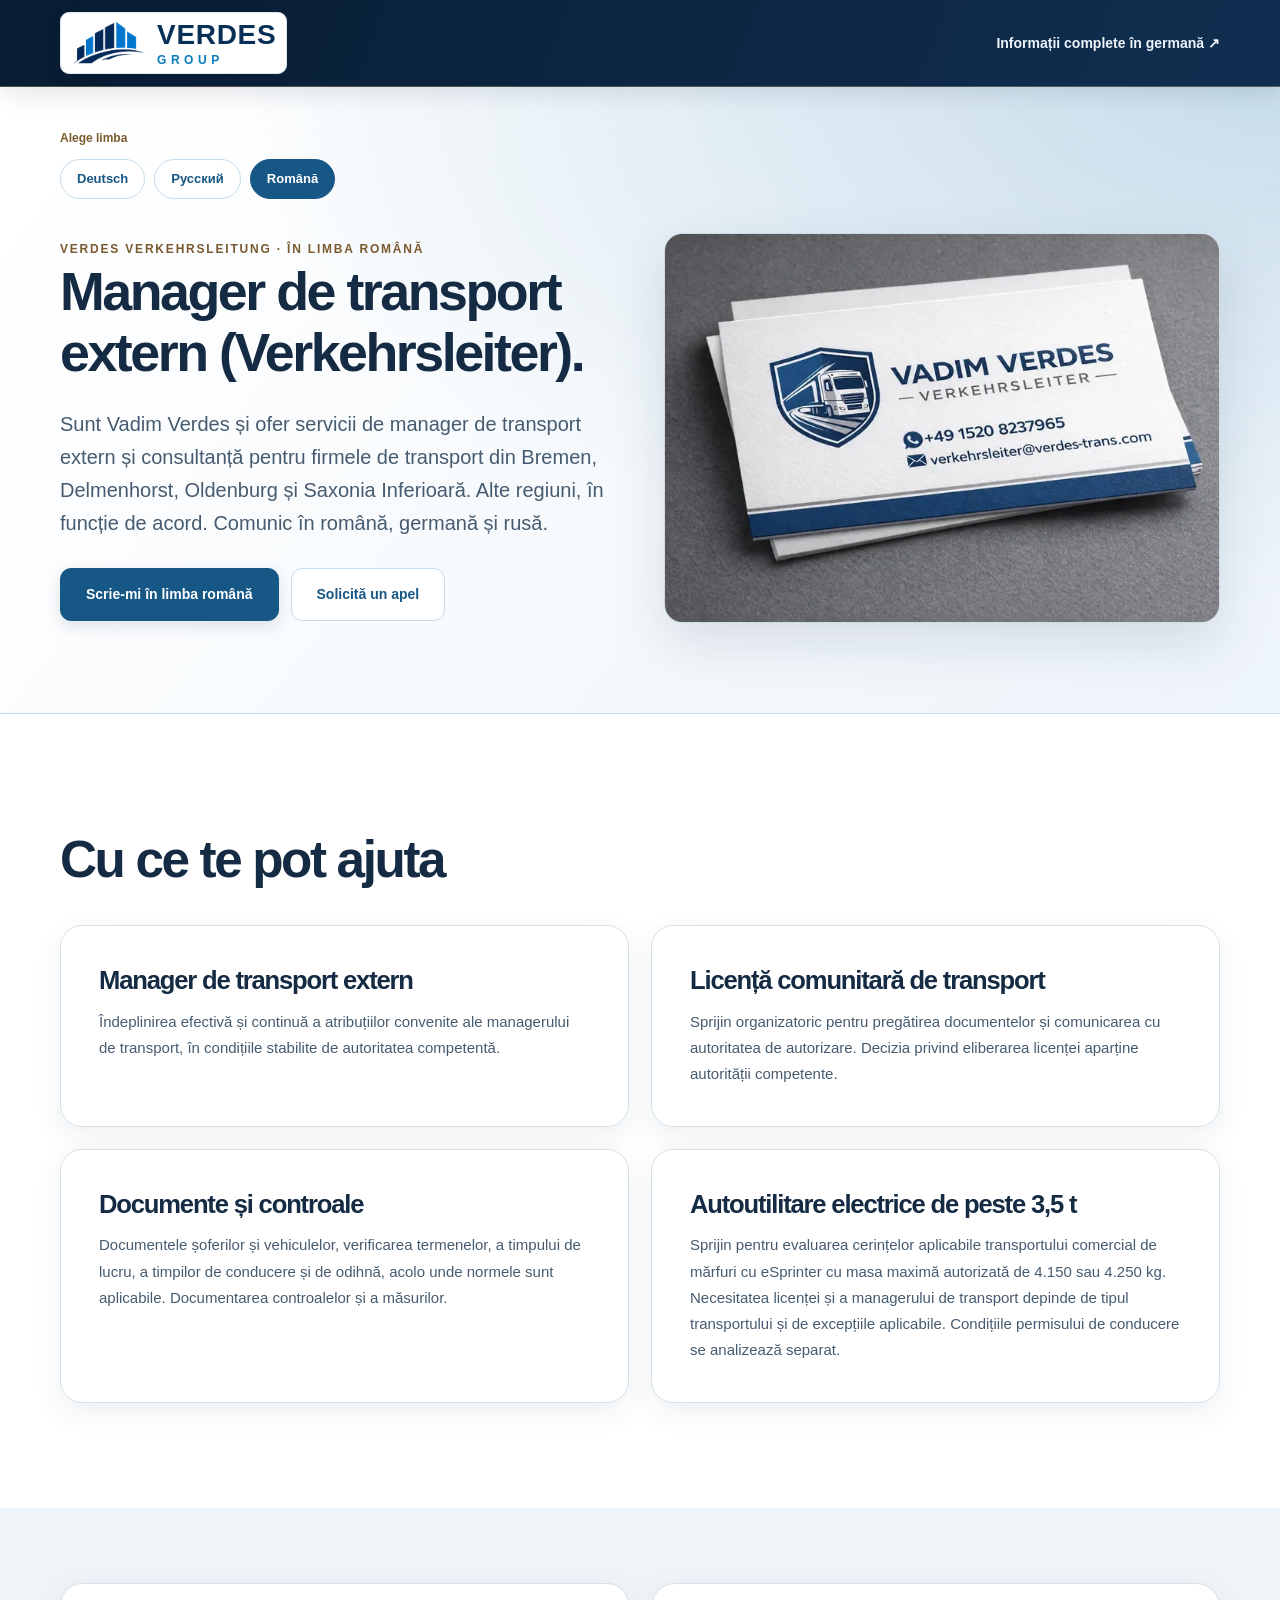
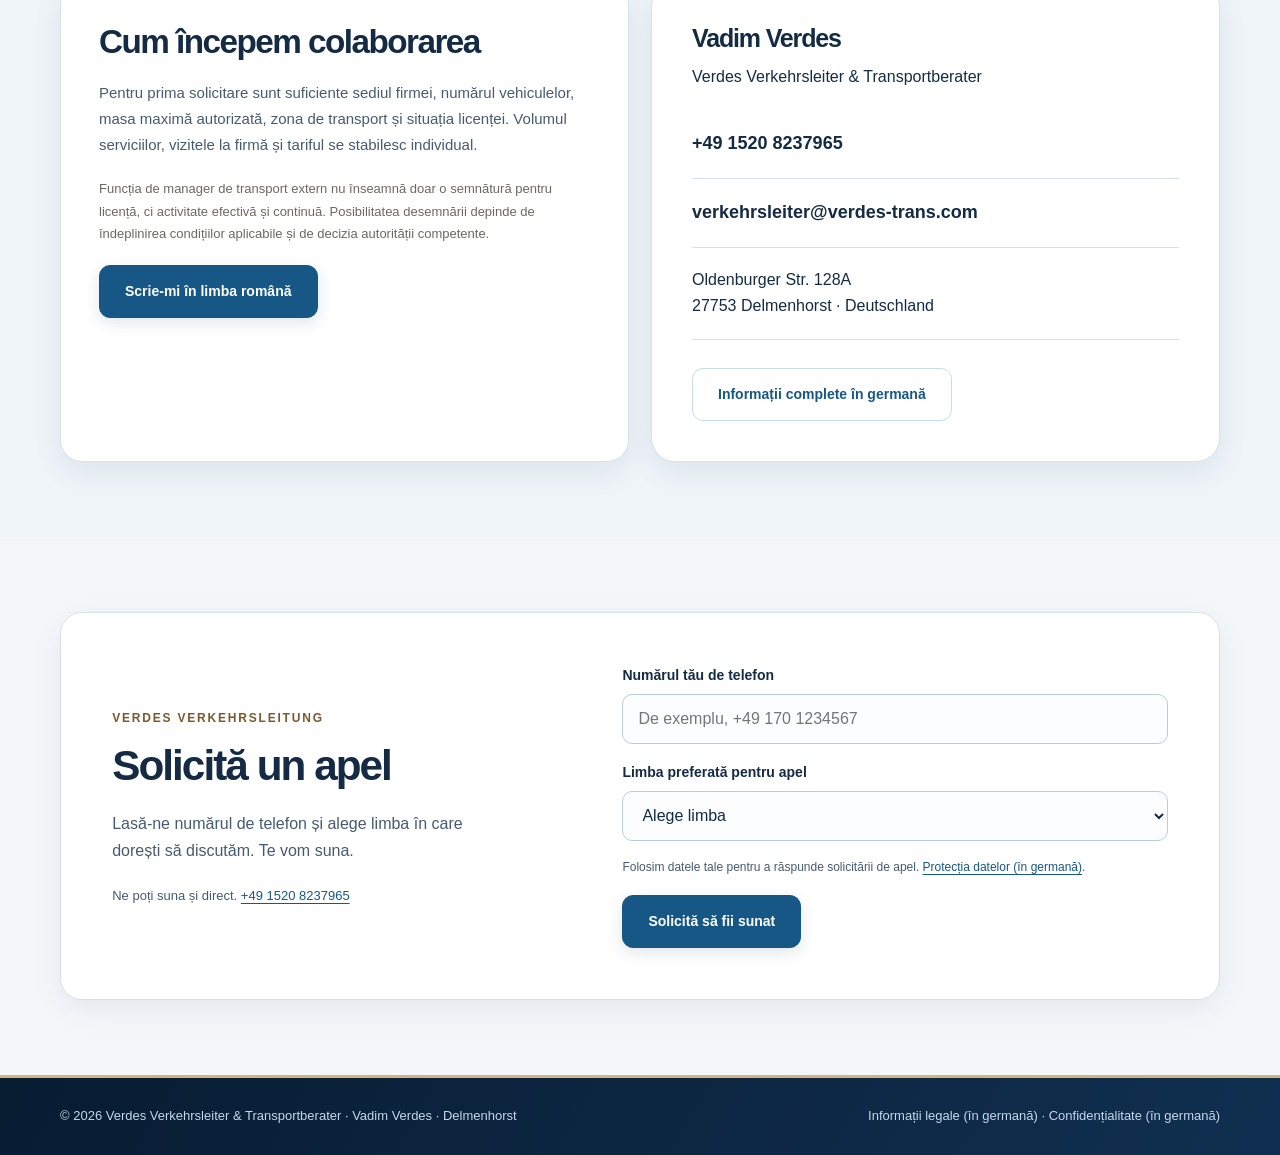
<file: verkehrsleitung/ro/index.html>
<!doctype html><html lang="ro"><head><meta charset="utf-8"><meta name="viewport" content="width=device-width,initial-scale=1"><meta name="theme-color" content="#0b2540"><title>Manager de transport extern (Verkehrsleiter) în Germania | Bremen | Verdes</title><meta name="description" content="Manager de transport extern vorbitor de română (Verkehrsleiter) în Bremen, Delmenhorst și Saxonia Inferioară. Asistență pentru licența comunitară, documente și controale."><link rel="icon" type="image/png" href="/assets/verdes-group-icon-blue.png"><link rel="stylesheet" href="/assets/styles.css?v=20261127-callback-confirmation-1"><link rel="stylesheet" href="/assets/brand-navy.css?v=20261127-1"><link rel="canonical" href="https://verdes-group.de/verkehrsleitung/ro/"><meta name="robots" content="index,follow,max-image-preview:large"><meta property="og:type" content="website"><meta property="og:locale" content="ro_RO"><meta property="og:site_name" content="Verdes Group"><meta property="og:title" content="Manager de transport extern (Verkehrsleiter) în Germania | Bremen | Verdes"><meta property="og:description" content="Manager de transport extern vorbitor de română (Verkehrsleiter) în Bremen, Delmenhorst și Saxonia Inferioară. Asistență pentru licența comunitară, documente și controale."><meta property="og:url" content="https://verdes-group.de/verkehrsleitung/ro/"><meta property="og:image" content="https://verdes-group.de/assets/images/vl-visitenkarte.webp"><meta name="twitter:card" content="summary_large_image"><script type="application/ld+json">{"@context":"https://schema.org","@type":"WebPage","@id":"https://verdes-group.de/verkehrsleitung/ro/#webpage","url":"https://verdes-group.de/verkehrsleitung/ro/","name":"Manager de transport extern (Verkehrsleiter) în Germania | Bremen | Verdes","description":"Manager de transport extern vorbitor de română (Verkehrsleiter) în Bremen, Delmenhorst și Saxonia Inferioară. Asistență pentru licența comunitară, documente și controale.","inLanguage":"ro","isPartOf":{"@id":"https://verdes-group.de/#website"},"about":{"@id":"https://verdes-group.de/verkehrsleitung/#unternehmen"}}</script></head><body class="language-landing" data-brand="verkehrsleitung"><header class="site-header language-header"><div class="container nav"><a class="brand" href="/" aria-label="Verdes Group"><img class="brand-symbol" src="/assets/verdes-group-mark-blue.webp" width="810" height="486" alt="" decoding="async"><span class="brand-wordmark" aria-hidden="true"><strong>VERDES</strong><span>GROUP</span></span></a><a class="language-back" href="/verkehrsleitung/" hreflang="de">Informații complete în germană <span aria-hidden="true">↗</span></a></div></header><main id="inhalt"><section class="page-hero traffic-page localized-hero"><div class="container"><div class="localized-language-label">Alege limba</div><nav class="language-choice" aria-label="Alege limba"><a lang="de" hreflang="de" href="/verkehrsleitung/">Deutsch</a><a lang="ru" hreflang="ru" href="/verkehrsleitung/ru/">Русский</a><a lang="ro" hreflang="ro" href="/verkehrsleitung/ro/" aria-current="page">Română</a></nav><div class="page-hero-grid"><div class="page-hero-copy"><span class="eyebrow">Verdes Verkehrsleitung · În limba română</span><h1>Manager de transport extern (Verkehrsleiter).</h1><p class="lead">Sunt Vadim Verdes și ofer servicii de manager de transport extern și consultanță pentru firmele de transport din Bremen, Delmenhorst, Oldenburg și Saxonia Inferioară. Alte regiuni, în funcție de acord. Comunic în română, germană și rusă.</p><div class="btn-row"><a class="btn btn-primary" href="mailto:verkehrsleiter@verdes-trans.com?subject=Anfrage%20externe%20Verkehrsleitung%20%E2%80%93%20Rum%C3%A4nisch&amp;body=Bun%C4%83%20ziua%2C%0D%0A%0D%0ASunt%20interesat(%C4%83)%20de%20serviciile%20unui%20manager%20de%20transport%20extern.%0D%0A%0D%0ASediul%20firmei%3A%20%0D%0ANum%C4%83rul%20vehiculelor%3A%20%0D%0AMasa%20maxim%C4%83%20autorizat%C4%83%3A%20%0D%0AZona%20de%20transport%3A%20%0D%0ASitua%C8%9Bia%20licen%C8%9Bei%3A%20%0D%0A%0D%0ACu%20stim%C4%83%2C%0D%0A">Scrie-mi în limba română</a><a class="btn btn-outline callback-link" href="#rueckruf">Solicită un apel</a></div></div><figure class="service-visual"><img src="/assets/images/vl-visitenkarte.webp" width="720" height="505" alt="Datele de contact ale managerului de transport Vadim Verdes" decoding="async" fetchpriority="high"></figure></div></div></section><section class="section localized-main"><div class="container"><div class="section-head"><h2>Cu ce te pot ajuta</h2></div><div class="localized-two"><article class="localized-panel"><h3>Manager de transport extern</h3><p>Îndeplinirea efectivă și continuă a atribuțiilor convenite ale managerului de transport, în condițiile stabilite de autoritatea competentă.</p></article><article class="localized-panel"><h3>Licență comunitară de transport</h3><p>Sprijin organizatoric pentru pregătirea documentelor și comunicarea cu autoritatea de autorizare. Decizia privind eliberarea licenței aparține autorității competente.</p></article><article class="localized-panel"><h3>Documente și controale</h3><p>Documentele șoferilor și vehiculelor, verificarea termenelor, a timpului de lucru, a timpilor de conducere și de odihnă, acolo unde normele sunt aplicabile. Documentarea controalelor și a măsurilor.</p></article><article class="localized-panel"><h3>Autoutilitare electrice de peste 3,5 t</h3><p>Sprijin pentru evaluarea cerințelor aplicabile transportului comercial de mărfuri cu eSprinter cu masa maximă autorizată de 4.150 sau 4.250 kg. Necesitatea licenței și a managerului de transport depinde de tipul transportului și de excepțiile aplicabile. Condițiile permisului de conducere se analizează separat.</p></article></div></div></section><section class="section-sm section-soft"><div class="container localized-two"><article class="localized-panel"><h2>Cum începem colaborarea</h2><p>Pentru prima solicitare sunt suficiente sediul firmei, numărul vehiculelor, masa maximă autorizată, zona de transport și situația licenței. Volumul serviciilor, vizitele la firmă și tariful se stabilesc individual.</p><p class="localized-privacy">Funcția de manager de transport extern nu înseamnă doar o semnătură pentru licență, ci activitate efectivă și continuă. Posibilitatea desemnării depinde de îndeplinirea condițiilor aplicabile și de decizia autorității competente.</p><a class="btn btn-primary" href="mailto:verkehrsleiter@verdes-trans.com?subject=Anfrage%20externe%20Verkehrsleitung%20%E2%80%93%20Rum%C3%A4nisch&amp;body=Bun%C4%83%20ziua%2C%0D%0A%0D%0ASunt%20interesat(%C4%83)%20de%20serviciile%20unui%20manager%20de%20transport%20extern.%0D%0A%0D%0ASediul%20firmei%3A%20%0D%0ANum%C4%83rul%20vehiculelor%3A%20%0D%0AMasa%20maxim%C4%83%20autorizat%C4%83%3A%20%0D%0AZona%20de%20transport%3A%20%0D%0ASitua%C8%9Bia%20licen%C8%9Bei%3A%20%0D%0A%0D%0ACu%20stim%C4%83%2C%0D%0A">Scrie-mi în limba română</a></article><article class="contact-card"><h3>Vadim Verdes</h3><p>Verdes Verkehrsleiter &amp; Transportberater</p><div class="contact-detail"><a href="tel:+4915208237965">+49 1520 8237965</a></div><div class="contact-detail"><a href="mailto:verkehrsleiter@verdes-trans.com">verkehrsleiter@verdes-trans.com</a></div><div class="contact-detail">Oldenburger Str. 128A<br>27753 Delmenhorst · Deutschland</div><div class="btn-row"><a class="btn btn-outline" href="/verkehrsleitung/" hreflang="de">Informații complete în germană</a></div></article></div></section><section class="section-sm callback-section" id="rueckruf" aria-labelledby="callback-title"><div class="container"><div class="callback-panel"><div class="callback-intro"><span class="eyebrow">Verdes Verkehrsleitung</span><h2 id="callback-title">Solicită un apel</h2><p>Lasă-ne numărul de telefon și alege limba în care dorești să discutăm. Te vom suna.</p><p class="callback-direct">Ne poți suna și direct. <a href="tel:+4915208237965">+49 1520 8237965</a></p></div><form class="callback-form" name="rueckruf-verkehrsleitung" method="POST"><input type="hidden" name="form-name" value="rueckruf-verkehrsleitung"><p hidden><label>Lasă acest câmp necompletat. <input name="website" tabindex="-1" autocomplete="off"></label></p><div class="callback-field"><label for="callback-phone">Numărul tău de telefon</label><input id="callback-phone" name="telefon" type="tel" inputmode="tel" autocomplete="tel" required minlength="5" maxlength="40" placeholder="De exemplu, +49 170 1234567"></div><div class="callback-field"><label for="callback-language">Limba preferată pentru apel</label><select id="callback-language" name="sprache" required><option value="" selected disabled>Alege limba</option><option value="Deutsch">Deutsch</option><option value="Russisch">Русский · Russisch</option><option value="Rumänisch">Română · Rumänisch</option></select></div><p class="callback-privacy">Folosim datele tale pentru a răspunde solicitării de apel. <a href="/datenschutz/#rueckruf-datenschutz" hreflang="de">Protecția datelor (în germană)</a>.</p><button class="btn btn-primary" type="submit">Solicită să fii sunat</button><p class="callback-status" role="status" aria-live="polite" hidden></p></form><div class="callback-confirmation" role="status" aria-live="polite" tabindex="-1" hidden><span class="callback-confirmation-icon" aria-hidden="true"><svg viewBox="0 0 24 24" width="28" height="28" fill="none" stroke="currentColor" stroke-width="2" stroke-linecap="round" stroke-linejoin="round"><path d="m5 12 4 4L19 6"/></svg></span><h3></h3><p></p></div></div></div></section></main><footer class="footer language-footer"><div class="container"><div class="footer-bottom"><span>© <span id="year">2026</span> Verdes Verkehrsleiter &amp; Transportberater · Vadim Verdes · Delmenhorst</span><span><a href="/impressum/" hreflang="de">Informații legale (în germană)</a> · <a href="/datenschutz/" hreflang="de">Confidențialitate (în germană)</a></span></div></div></footer><script src="/assets/site.js?v=20261123-3" defer></script><script src="/assets/callback.js?v=20261127-callback-confirmation-1" defer></script></body></html>
</file>
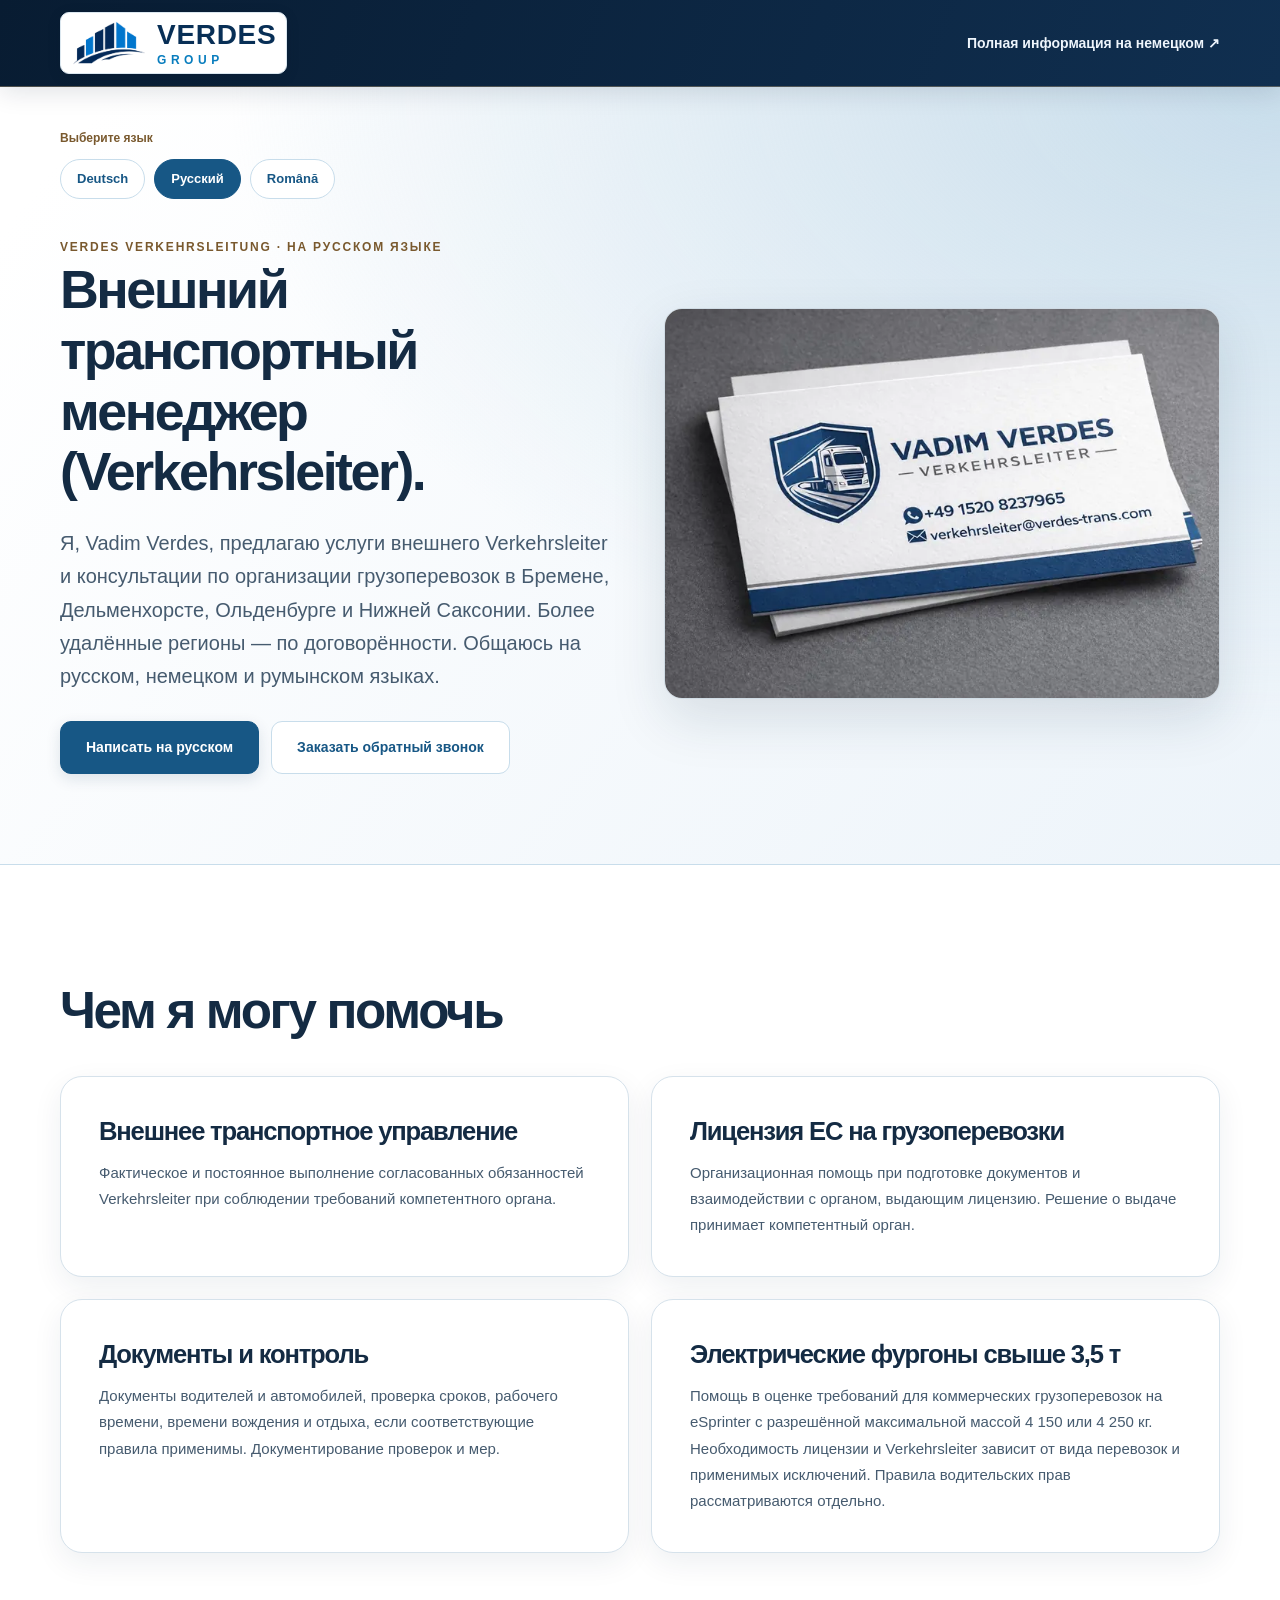
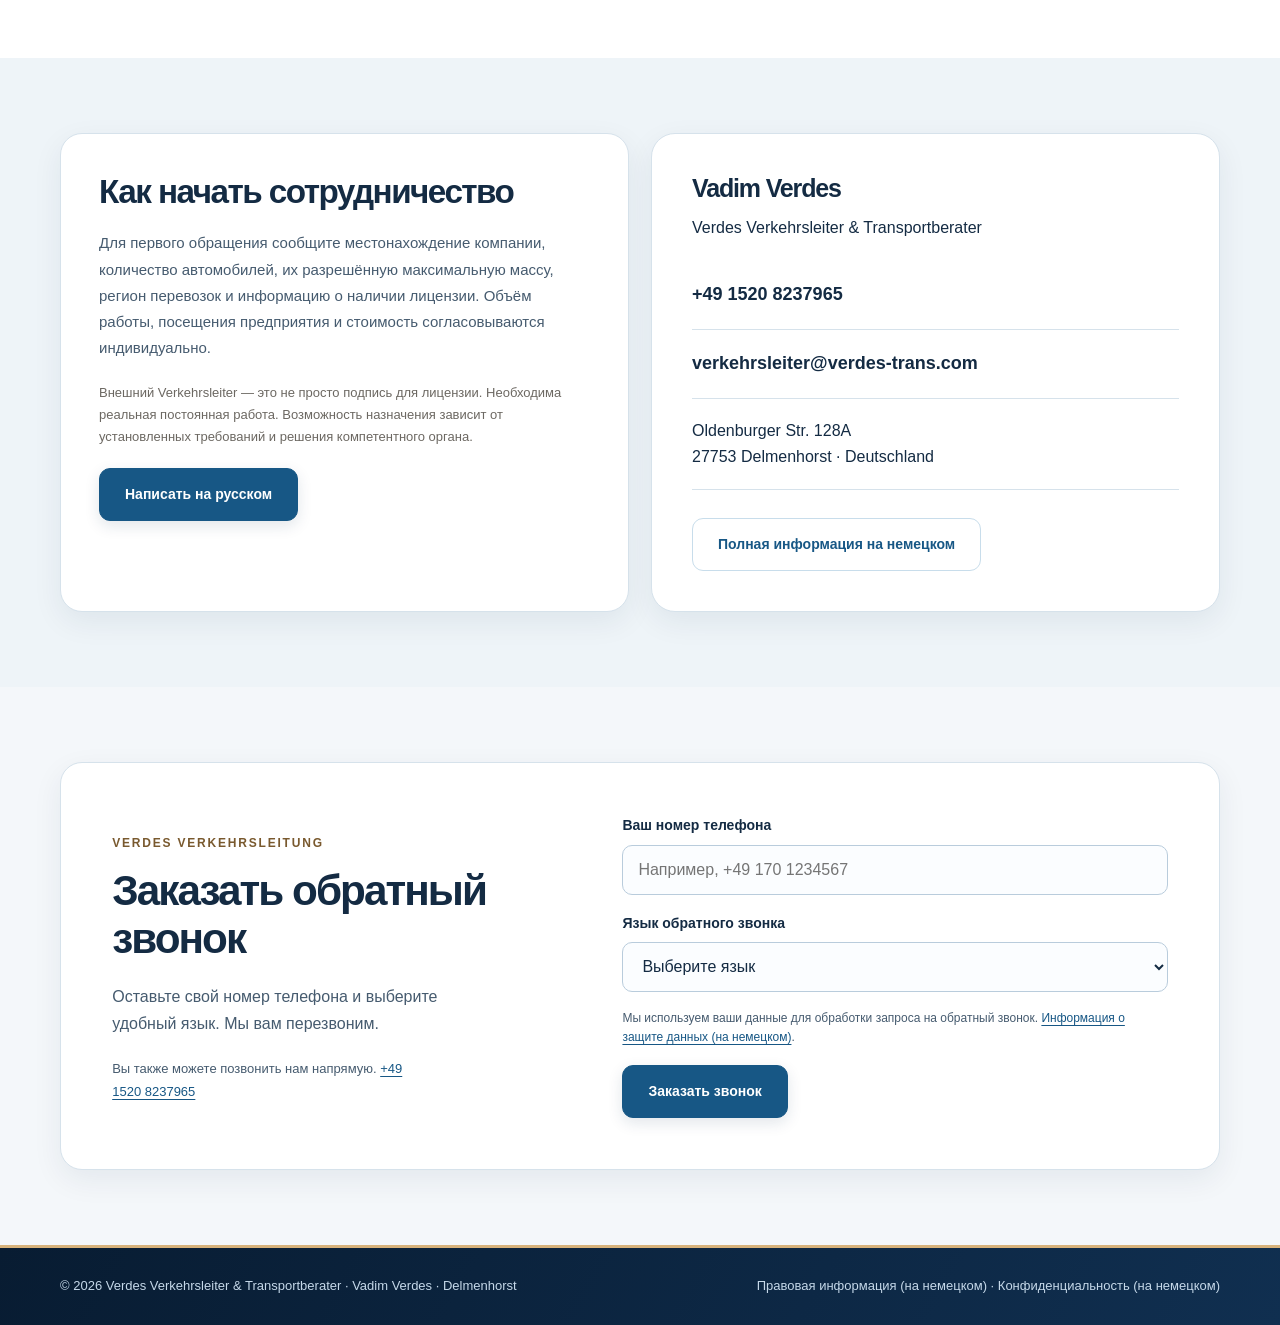
<file: verkehrsleitung/ru/index.html>
<!doctype html><html lang="ru"><head><meta charset="utf-8"><meta name="viewport" content="width=device-width,initial-scale=1"><meta name="theme-color" content="#0b2540"><title>Внешний Verkehrsleiter на русском языке в Бремене | Verdes Verkehrsleitung</title><meta name="description" content="Русскоязычный внешний транспортный менеджер (Verkehrsleiter) для транспортных компаний в Бремене, Дельменхорсте и Нижней Саксонии. Лицензии ЕС, документация и контроль."><link rel="icon" type="image/png" href="/assets/verdes-group-icon-blue.png"><link rel="stylesheet" href="/assets/styles.css?v=20261127-callback-confirmation-1"><link rel="stylesheet" href="/assets/brand-navy.css?v=20261127-1"><link rel="canonical" href="https://verdes-group.de/verkehrsleitung/ru/"><meta name="robots" content="index,follow,max-image-preview:large"><meta property="og:type" content="website"><meta property="og:locale" content="ru_RU"><meta property="og:site_name" content="Verdes Group"><meta property="og:title" content="Внешний Verkehrsleiter на русском языке в Бремене | Verdes Verkehrsleitung"><meta property="og:description" content="Русскоязычный внешний транспортный менеджер (Verkehrsleiter) для транспортных компаний в Бремене, Дельменхорсте и Нижней Саксонии. Лицензии ЕС, документация и контроль."><meta property="og:url" content="https://verdes-group.de/verkehrsleitung/ru/"><meta property="og:image" content="https://verdes-group.de/assets/images/vl-visitenkarte.webp"><meta name="twitter:card" content="summary_large_image"><script type="application/ld+json">{"@context":"https://schema.org","@type":"WebPage","@id":"https://verdes-group.de/verkehrsleitung/ru/#webpage","url":"https://verdes-group.de/verkehrsleitung/ru/","name":"Внешний Verkehrsleiter на русском языке в Бремене | Verdes Verkehrsleitung","description":"Русскоязычный внешний транспортный менеджер (Verkehrsleiter) для транспортных компаний в Бремене, Дельменхорсте и Нижней Саксонии. Лицензии ЕС, документация и контроль.","inLanguage":"ru","isPartOf":{"@id":"https://verdes-group.de/#website"},"about":{"@id":"https://verdes-group.de/verkehrsleitung/#unternehmen"}}</script></head><body class="language-landing" data-brand="verkehrsleitung"><header class="site-header language-header"><div class="container nav"><a class="brand" href="/" aria-label="Verdes Group"><img class="brand-symbol" src="/assets/verdes-group-mark-blue.webp" width="810" height="486" alt="" decoding="async"><span class="brand-wordmark" aria-hidden="true"><strong>VERDES</strong><span>GROUP</span></span></a><a class="language-back" href="/verkehrsleitung/" hreflang="de">Полная информация на немецком <span aria-hidden="true">↗</span></a></div></header><main id="inhalt"><section class="page-hero traffic-page localized-hero"><div class="container"><div class="localized-language-label">Выберите язык</div><nav class="language-choice" aria-label="Выберите язык"><a lang="de" hreflang="de" href="/verkehrsleitung/">Deutsch</a><a lang="ru" hreflang="ru" href="/verkehrsleitung/ru/" aria-current="page">Русский</a><a lang="ro" hreflang="ro" href="/verkehrsleitung/ro/">Română</a></nav><div class="page-hero-grid"><div class="page-hero-copy"><span class="eyebrow">Verdes Verkehrsleitung · На русском языке</span><h1>Внешний транспортный менеджер (Verkehrsleiter).</h1><p class="lead">Я, Vadim Verdes, предлагаю услуги внешнего Verkehrsleiter и консультации по организации грузоперевозок в Бремене, Дельменхорсте, Ольденбурге и Нижней Саксонии. Более удалённые регионы — по договорённости. Общаюсь на русском, немецком и румынском языках.</p><div class="btn-row"><a class="btn btn-primary" href="mailto:verkehrsleiter@verdes-trans.com?subject=Anfrage%20externe%20Verkehrsleitung%20%E2%80%93%20Russisch&amp;body=%D0%97%D0%B4%D1%80%D0%B0%D0%B2%D1%81%D1%82%D0%B2%D1%83%D0%B9%D1%82%D0%B5!%0D%0A%0D%0A%D0%9C%D0%B5%D0%BD%D1%8F%20%D0%B8%D0%BD%D1%82%D0%B5%D1%80%D0%B5%D1%81%D1%83%D1%8E%D1%82%20%D1%83%D1%81%D0%BB%D1%83%D0%B3%D0%B8%20%D0%B2%D0%BD%D0%B5%D1%88%D0%BD%D0%B5%D0%B3%D0%BE%20Verkehrsleiter.%0D%0A%0D%0A%D0%9C%D0%B5%D1%81%D1%82%D0%BE%D0%BD%D0%B0%D1%85%D0%BE%D0%B6%D0%B4%D0%B5%D0%BD%D0%B8%D0%B5%20%D0%BA%D0%BE%D0%BC%D0%BF%D0%B0%D0%BD%D0%B8%D0%B8%3A%20%0D%0A%D0%9A%D0%BE%D0%BB%D0%B8%D1%87%D0%B5%D1%81%D1%82%D0%B2%D0%BE%20%D0%B0%D0%B2%D1%82%D0%BE%D0%BC%D0%BE%D0%B1%D0%B8%D0%BB%D0%B5%D0%B9%3A%20%0D%0A%D0%A0%D0%B0%D0%B7%D1%80%D0%B5%D1%88%D1%91%D0%BD%D0%BD%D0%B0%D1%8F%20%D0%BC%D0%B0%D0%BA%D1%81%D0%B8%D0%BC%D0%B0%D0%BB%D1%8C%D0%BD%D0%B0%D1%8F%20%D0%BC%D0%B0%D1%81%D1%81%D0%B0%3A%20%0D%0A%D0%A0%D0%B5%D0%B3%D0%B8%D0%BE%D0%BD%20%D0%BF%D0%B5%D1%80%D0%B5%D0%B2%D0%BE%D0%B7%D0%BE%D0%BA%3A%20%0D%0A%D0%9D%D0%B0%D0%BB%D0%B8%D1%87%D0%B8%D0%B5%20%D0%BB%D0%B8%D1%86%D0%B5%D0%BD%D0%B7%D0%B8%D0%B8%3A%20%0D%0A%0D%0A%D0%A1%20%D1%83%D0%B2%D0%B0%D0%B6%D0%B5%D0%BD%D0%B8%D0%B5%D0%BC%2C%0D%0A">Написать на русском</a><a class="btn btn-outline callback-link" href="#rueckruf">Заказать обратный звонок</a></div></div><figure class="service-visual"><img src="/assets/images/vl-visitenkarte.webp" width="720" height="505" alt="Информация о Verkehrsleiter Vadim Verdes" decoding="async" fetchpriority="high"></figure></div></div></section><section class="section localized-main"><div class="container"><div class="section-head"><h2>Чем я могу помочь</h2></div><div class="localized-two"><article class="localized-panel"><h3>Внешнее транспортное управление</h3><p>Фактическое и постоянное выполнение согласованных обязанностей Verkehrsleiter при соблюдении требований компетентного органа.</p></article><article class="localized-panel"><h3>Лицензия ЕС на грузоперевозки</h3><p>Организационная помощь при подготовке документов и взаимодействии с органом, выдающим лицензию. Решение о выдаче принимает компетентный орган.</p></article><article class="localized-panel"><h3>Документы и контроль</h3><p>Документы водителей и автомобилей, проверка сроков, рабочего времени, времени вождения и отдыха, если соответствующие правила применимы. Документирование проверок и мер.</p></article><article class="localized-panel"><h3>Электрические фургоны свыше 3,5 т</h3><p>Помощь в оценке требований для коммерческих грузоперевозок на eSprinter с разрешённой максимальной массой 4 150 или 4 250 кг. Необходимость лицензии и Verkehrsleiter зависит от вида перевозок и применимых исключений. Правила водительских прав рассматриваются отдельно.</p></article></div></div></section><section class="section-sm section-soft"><div class="container localized-two"><article class="localized-panel"><h2>Как начать сотрудничество</h2><p>Для первого обращения сообщите местонахождение компании, количество автомобилей, их разрешённую максимальную массу, регион перевозок и информацию о наличии лицензии. Объём работы, посещения предприятия и стоимость согласовываются индивидуально.</p><p class="localized-privacy">Внешний Verkehrsleiter — это не просто подпись для лицензии. Необходима реальная постоянная работа. Возможность назначения зависит от установленных требований и решения компетентного органа.</p><a class="btn btn-primary" href="mailto:verkehrsleiter@verdes-trans.com?subject=Anfrage%20externe%20Verkehrsleitung%20%E2%80%93%20Russisch&amp;body=%D0%97%D0%B4%D1%80%D0%B0%D0%B2%D1%81%D1%82%D0%B2%D1%83%D0%B9%D1%82%D0%B5!%0D%0A%0D%0A%D0%9C%D0%B5%D0%BD%D1%8F%20%D0%B8%D0%BD%D1%82%D0%B5%D1%80%D0%B5%D1%81%D1%83%D1%8E%D1%82%20%D1%83%D1%81%D0%BB%D1%83%D0%B3%D0%B8%20%D0%B2%D0%BD%D0%B5%D1%88%D0%BD%D0%B5%D0%B3%D0%BE%20Verkehrsleiter.%0D%0A%0D%0A%D0%9C%D0%B5%D1%81%D1%82%D0%BE%D0%BD%D0%B0%D1%85%D0%BE%D0%B6%D0%B4%D0%B5%D0%BD%D0%B8%D0%B5%20%D0%BA%D0%BE%D0%BC%D0%BF%D0%B0%D0%BD%D0%B8%D0%B8%3A%20%0D%0A%D0%9A%D0%BE%D0%BB%D0%B8%D1%87%D0%B5%D1%81%D1%82%D0%B2%D0%BE%20%D0%B0%D0%B2%D1%82%D0%BE%D0%BC%D0%BE%D0%B1%D0%B8%D0%BB%D0%B5%D0%B9%3A%20%0D%0A%D0%A0%D0%B0%D0%B7%D1%80%D0%B5%D1%88%D1%91%D0%BD%D0%BD%D0%B0%D1%8F%20%D0%BC%D0%B0%D0%BA%D1%81%D0%B8%D0%BC%D0%B0%D0%BB%D1%8C%D0%BD%D0%B0%D1%8F%20%D0%BC%D0%B0%D1%81%D1%81%D0%B0%3A%20%0D%0A%D0%A0%D0%B5%D0%B3%D0%B8%D0%BE%D0%BD%20%D0%BF%D0%B5%D1%80%D0%B5%D0%B2%D0%BE%D0%B7%D0%BE%D0%BA%3A%20%0D%0A%D0%9D%D0%B0%D0%BB%D0%B8%D1%87%D0%B8%D0%B5%20%D0%BB%D0%B8%D1%86%D0%B5%D0%BD%D0%B7%D0%B8%D0%B8%3A%20%0D%0A%0D%0A%D0%A1%20%D1%83%D0%B2%D0%B0%D0%B6%D0%B5%D0%BD%D0%B8%D0%B5%D0%BC%2C%0D%0A">Написать на русском</a></article><article class="contact-card"><h3>Vadim Verdes</h3><p>Verdes Verkehrsleiter &amp; Transportberater</p><div class="contact-detail"><a href="tel:+4915208237965">+49 1520 8237965</a></div><div class="contact-detail"><a href="mailto:verkehrsleiter@verdes-trans.com">verkehrsleiter@verdes-trans.com</a></div><div class="contact-detail">Oldenburger Str. 128A<br>27753 Delmenhorst · Deutschland</div><div class="btn-row"><a class="btn btn-outline" href="/verkehrsleitung/" hreflang="de">Полная информация на немецком</a></div></article></div></section><section class="section-sm callback-section" id="rueckruf" aria-labelledby="callback-title"><div class="container"><div class="callback-panel"><div class="callback-intro"><span class="eyebrow">Verdes Verkehrsleitung</span><h2 id="callback-title">Заказать обратный звонок</h2><p>Оставьте свой номер телефона и выберите удобный язык. Мы вам перезвоним.</p><p class="callback-direct">Вы также можете позвонить нам напрямую. <a href="tel:+4915208237965">+49 1520 8237965</a></p></div><form class="callback-form" name="rueckruf-verkehrsleitung" method="POST"><input type="hidden" name="form-name" value="rueckruf-verkehrsleitung"><p hidden><label>Оставьте это поле пустым. <input name="website" tabindex="-1" autocomplete="off"></label></p><div class="callback-field"><label for="callback-phone">Ваш номер телефона</label><input id="callback-phone" name="telefon" type="tel" inputmode="tel" autocomplete="tel" required minlength="5" maxlength="40" placeholder="Например, +49 170 1234567"></div><div class="callback-field"><label for="callback-language">Язык обратного звонка</label><select id="callback-language" name="sprache" required><option value="" selected disabled>Выберите язык</option><option value="Deutsch">Deutsch</option><option value="Russisch">Русский · Russisch</option><option value="Rumänisch">Română · Rumänisch</option></select></div><p class="callback-privacy">Мы используем ваши данные для обработки запроса на обратный звонок. <a href="/datenschutz/#rueckruf-datenschutz" hreflang="de">Информация о защите данных (на немецком)</a>.</p><button class="btn btn-primary" type="submit">Заказать звонок</button><p class="callback-status" role="status" aria-live="polite" hidden></p></form><div class="callback-confirmation" role="status" aria-live="polite" tabindex="-1" hidden><span class="callback-confirmation-icon" aria-hidden="true"><svg viewBox="0 0 24 24" width="28" height="28" fill="none" stroke="currentColor" stroke-width="2" stroke-linecap="round" stroke-linejoin="round"><path d="m5 12 4 4L19 6"/></svg></span><h3></h3><p></p></div></div></div></section></main><footer class="footer language-footer"><div class="container"><div class="footer-bottom"><span>© <span id="year">2026</span> Verdes Verkehrsleiter &amp; Transportberater · Vadim Verdes · Delmenhorst</span><span><a href="/impressum/" hreflang="de">Правовая информация (на немецком)</a> · <a href="/datenschutz/" hreflang="de">Конфиденциальность (на немецком)</a></span></div></div></footer><script src="/assets/site.js?v=20261123-3" defer></script><script src="/assets/callback.js?v=20261127-callback-confirmation-1" defer></script></body></html>
</file>
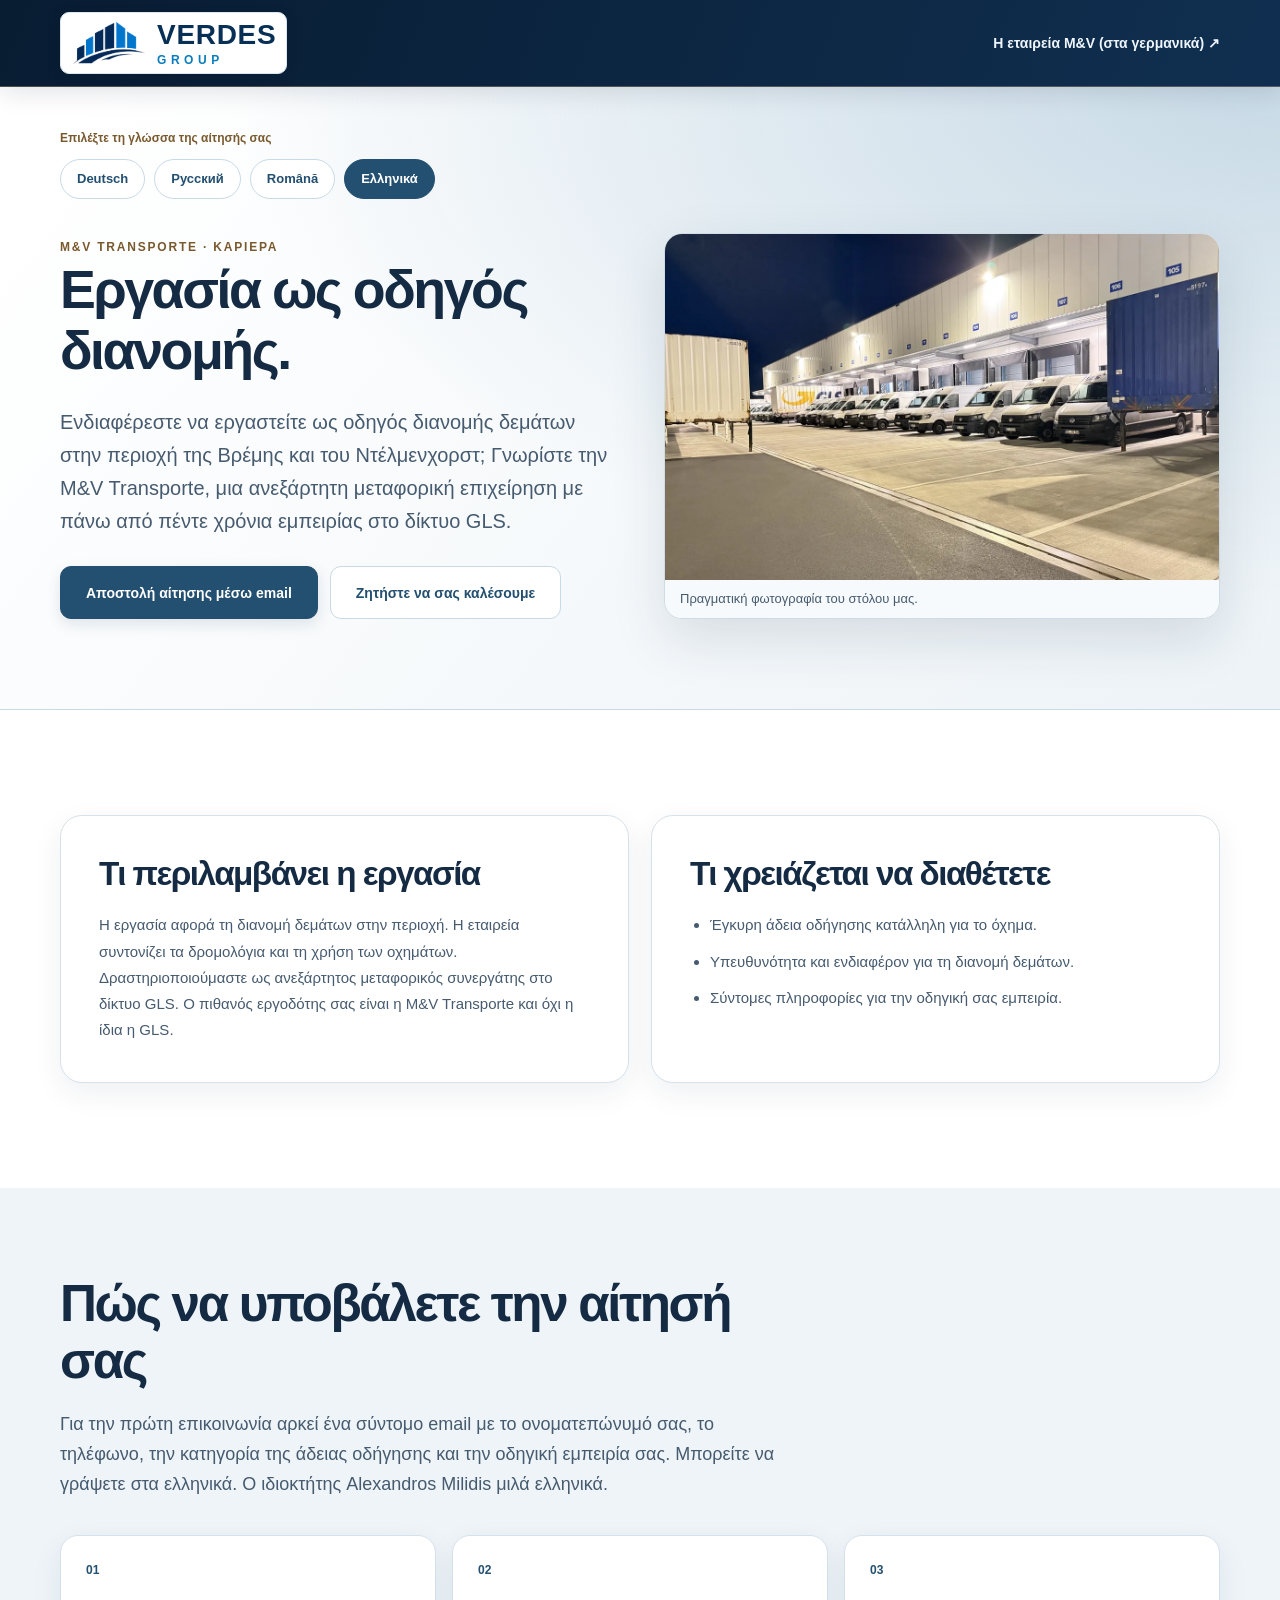
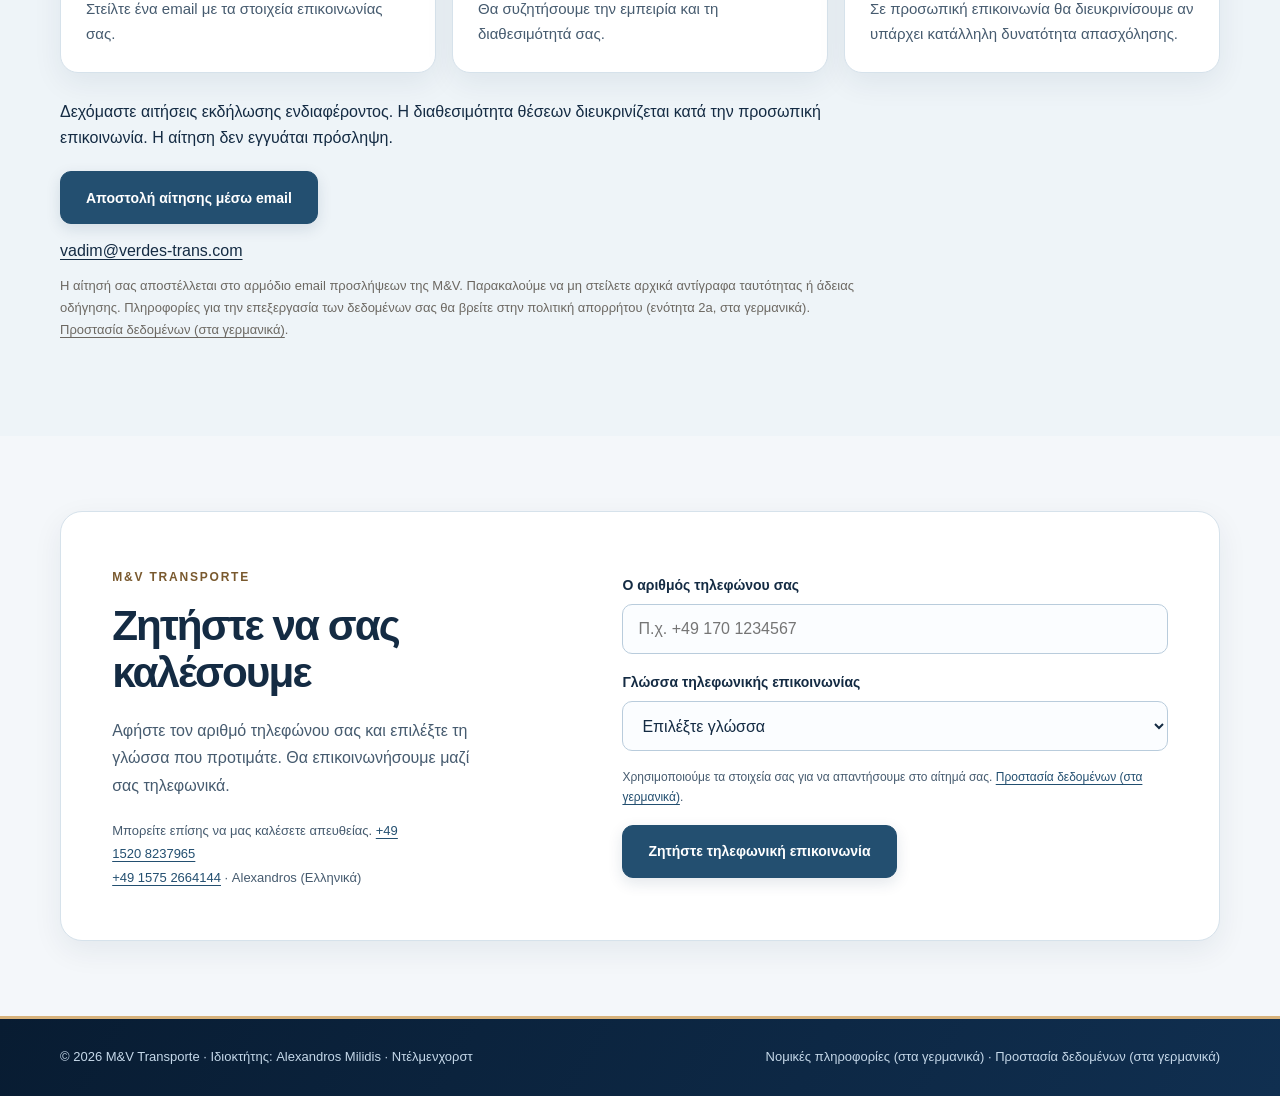
<file: mv-transporte/karriere/el/index.html>
<!doctype html><html lang="el"><head><meta charset="utf-8"><meta name="viewport" content="width=device-width,initial-scale=1"><meta name="theme-color" content="#0b2540"><title>Εργασία ως οδηγός διανομής GLS στη Βρέμη και στο Ντέλμενχορστ | M&amp;V Transporte</title><meta name="description" content="Στείλτε αίτηση για εργασία ως οδηγός διανομής δεμάτων στην M&amp;V Transporte, συνεργάτη του δικτύου GLS, στη Βρέμη και στο Ντέλμενχορστ. Επικοινωνία στα ελληνικά."><link rel="icon" type="image/png" href="/assets/verdes-group-icon-blue.png"><link rel="stylesheet" href="/assets/styles.css?v=20261127-callback-confirmation-1"><link rel="stylesheet" href="/assets/brand-navy.css?v=20261127-1"><link rel="canonical" href="https://verdes-group.de/mv-transporte/karriere/el/"><meta name="robots" content="index,follow,max-image-preview:large"><link rel="alternate" hreflang="de" href="https://verdes-group.de/mv-transporte/karriere/"><link rel="alternate" hreflang="ru" href="https://verdes-group.de/mv-transporte/karriere/ru/"><link rel="alternate" hreflang="ro" href="https://verdes-group.de/mv-transporte/karriere/ro/"><link rel="alternate" hreflang="el" href="https://verdes-group.de/mv-transporte/karriere/el/"><link rel="alternate" hreflang="x-default" href="https://verdes-group.de/mv-transporte/karriere/"><meta property="og:type" content="website"><meta property="og:locale" content="el_GR"><meta property="og:site_name" content="Verdes Group"><meta property="og:title" content="Εργασία ως οδηγός διανομής GLS στη Βρέμη και στο Ντέλμενχορστ | M&amp;V Transporte"><meta property="og:description" content="Στείλτε αίτηση για εργασία ως οδηγός διανομής δεμάτων στην M&amp;V Transporte, συνεργάτη του δικτύου GLS, στη Βρέμη και στο Ντέλμενχορστ. Επικοινωνία στα ελληνικά."><meta property="og:url" content="https://verdes-group.de/mv-transporte/karriere/el/"><meta property="og:image" content="https://verdes-group.de/assets/images/mv-fuhrpark.webp"><meta name="twitter:card" content="summary_large_image"><script type="application/ld+json">{"@context":"https://schema.org","@type":"WebPage","@id":"https://verdes-group.de/mv-transporte/karriere/el/#webpage","url":"https://verdes-group.de/mv-transporte/karriere/el/","name":"Εργασία ως οδηγός διανομής GLS στη Βρέμη και στο Ντέλμενχορστ | M&V Transporte","description":"Στείλτε αίτηση για εργασία ως οδηγός διανομής δεμάτων στην M&V Transporte, συνεργάτη του δικτύου GLS, στη Βρέμη και στο Ντέλμενχορστ. Επικοινωνία στα ελληνικά.","inLanguage":"el","isPartOf":{"@id":"https://verdes-group.de/#website"},"about":{"@id":"https://verdes-group.de/mv-transporte/#unternehmen"}}</script></head><body class="language-landing" data-brand="mv"><header class="site-header language-header"><div class="container nav"><a class="brand" href="/" aria-label="Verdes Group"><img class="brand-symbol" src="/assets/verdes-group-mark-blue.webp" width="810" height="486" alt="" decoding="async"><span class="brand-wordmark" aria-hidden="true"><strong>VERDES</strong><span>GROUP</span></span></a><a class="language-back" href="/mv-transporte/" hreflang="de">Η εταιρεία M&amp;V (στα γερμανικά) <span aria-hidden="true">↗</span></a></div></header><main id="inhalt"><section class="page-hero traffic-page localized-hero"><div class="container"><div class="localized-language-label">Επιλέξτε τη γλώσσα της αίτησής σας</div><nav class="language-choice" aria-label="Επιλέξτε τη γλώσσα της αίτησής σας"><a lang="de" hreflang="de" href="/mv-transporte/karriere/">Deutsch</a><a lang="ru" hreflang="ru" href="/mv-transporte/karriere/ru/">Русский</a><a lang="ro" hreflang="ro" href="/mv-transporte/karriere/ro/">Română</a><a lang="el" hreflang="el" href="/mv-transporte/karriere/el/" aria-current="page">Ελληνικά</a></nav><div class="page-hero-grid"><div class="page-hero-copy"><span class="eyebrow">M&amp;V Transporte · Καριέρα</span><h1>Εργασία ως οδηγός διανομής.</h1><p class="lead">Ενδιαφέρεστε να εργαστείτε ως οδηγός διανομής δεμάτων στην περιοχή της Βρέμης και του Ντέλμενχορστ; Γνωρίστε την M&amp;V Transporte, μια ανεξάρτητη μεταφορική επιχείρηση με πάνω από πέντε χρόνια εμπειρίας στο δίκτυο GLS.</p><div class="btn-row"><a class="btn btn-primary" href="mailto:vadim@verdes-trans.com?subject=Fahrerbewerbung%20(m%2Fw%2Fd)%20%E2%80%93%20M%26V%20Transporte%20%E2%80%93%20Griechisch&amp;body=%CE%9A%CE%B1%CE%BB%CE%B7%CF%83%CF%80%CE%AD%CF%81%CE%B1%20%CF%83%CE%B1%CF%82%2C%0D%0A%0D%0A%CE%95%CE%BD%CE%B4%CE%B9%CE%B1%CF%86%CE%AD%CF%81%CE%BF%CE%BC%CE%B1%CE%B9%20%CE%B3%CE%B9%CE%B1%20%CE%B5%CF%81%CE%B3%CE%B1%CF%83%CE%AF%CE%B1%20%CF%89%CF%82%20%CE%BF%CE%B4%CE%B7%CE%B3%CF%8C%CF%82%20%CE%B4%CE%B9%CE%B1%CE%BD%CE%BF%CE%BC%CE%AE%CF%82%20%CE%B4%CE%B5%CE%BC%CE%AC%CF%84%CF%89%CE%BD%20%CF%83%CF%84%CE%B7%CE%BD%20M%26V%20Transporte.%0D%0A%0D%0A%CE%9F%CE%BD%CE%BF%CE%BC%CE%B1%CF%84%CE%B5%CF%80%CF%8E%CE%BD%CF%85%CE%BC%CE%BF%3A%20%0D%0A%CE%91%CF%81%CE%B9%CE%B8%CE%BC%CF%8C%CF%82%20%CF%84%CE%B7%CE%BB%CE%B5%CF%86%CF%8E%CE%BD%CE%BF%CF%85%3A%20%0D%0A%CE%A4%CF%8C%CF%80%CE%BF%CF%82%20%CE%BA%CE%B1%CF%84%CE%BF%CE%B9%CE%BA%CE%AF%CE%B1%CF%82%20(%CF%80%CF%81%CE%BF%CE%B1%CE%B9%CF%81%CE%B5%CF%84%CE%B9%CE%BA%CE%AC)%3A%20%0D%0A%CE%9A%CE%B1%CF%84%CE%B7%CE%B3%CE%BF%CF%81%CE%AF%CE%B1%20%CE%AC%CE%B4%CE%B5%CE%B9%CE%B1%CF%82%20%CE%BF%CE%B4%CE%AE%CE%B3%CE%B7%CF%83%CE%B7%CF%82%3A%20%0D%0A%CE%9F%CE%B4%CE%B7%CE%B3%CE%B9%CE%BA%CE%AE%20%CE%B5%CE%BC%CF%80%CE%B5%CE%B9%CF%81%CE%AF%CE%B1%3A%20%0D%0A%CE%A0%CE%B9%CE%B8%CE%B1%CE%BD%CE%AE%20%CE%B7%CE%BC%CE%B5%CF%81%CE%BF%CE%BC%CE%B7%CE%BD%CE%AF%CE%B1%20%CE%AD%CE%BD%CE%B1%CF%81%CE%BE%CE%B7%CF%82%20(%CF%80%CF%81%CE%BF%CE%B1%CE%B9%CF%81%CE%B5%CF%84%CE%B9%CE%BA%CE%AC)%3A%20%0D%0A%0D%0A%CE%9C%CE%B5%20%CE%B5%CE%BA%CF%84%CE%AF%CE%BC%CE%B7%CF%83%CE%B7%2C%0D%0A">Αποστολή αίτησης μέσω email</a><a class="btn btn-outline callback-link" href="#rueckruf">Ζητήστε να σας καλέσουμε</a></div></div><figure class="service-visual"><img src="/assets/images/mv-fuhrpark.webp" width="1200" height="750" alt="Ο στόλος μας στο κέντρο διανομής δεμάτων" decoding="async" fetchpriority="high"><figcaption>Πραγματική φωτογραφία του στόλου μας.</figcaption></figure></div></div></section><section class="section localized-main"><div class="container localized-two"><article class="localized-panel"><h2>Τι περιλαμβάνει η εργασία</h2><p>Η εργασία αφορά τη διανομή δεμάτων στην περιοχή. Η εταιρεία συντονίζει τα δρομολόγια και τη χρήση των οχημάτων. Δραστηριοποιούμαστε ως ανεξάρτητος μεταφορικός συνεργάτης στο δίκτυο GLS. Ο πιθανός εργοδότης σας είναι η M&amp;V Transporte και όχι η ίδια η GLS.</p></article><article class="localized-panel"><h2>Τι χρειάζεται να διαθέτετε</h2><ul><li>Έγκυρη άδεια οδήγησης κατάλληλη για το όχημα.</li><li>Υπευθυνότητα και ενδιαφέρον για τη διανομή δεμάτων.</li><li>Σύντομες πληροφορίες για την οδηγική σας εμπειρία.</li></ul></article></div></section><section class="section-sm section-soft" id="bewerbung"><div class="container"><div class="section-head"><h2>Πώς να υποβάλετε την αίτησή σας</h2><p>Για την πρώτη επικοινωνία αρκεί ένα σύντομο email με το ονοματεπώνυμό σας, το τηλέφωνο, την κατηγορία της άδειας οδήγησης και την οδηγική εμπειρία σας. Μπορείτε να γράψετε στα ελληνικά. Ο ιδιοκτήτης Alexandros Milidis μιλά ελληνικά.</p></div><div class="localized-steps"><article><span>01</span><p>Στείλτε ένα email με τα στοιχεία επικοινωνίας σας.</p></article><article><span>02</span><p>Θα συζητήσουμε την εμπειρία και τη διαθεσιμότητά σας.</p></article><article><span>03</span><p>Σε προσωπική επικοινωνία θα διευκρινίσουμε αν υπάρχει κατάλληλη δυνατότητα απασχόλησης.</p></article></div><div class="localized-apply"><p>Δεχόμαστε αιτήσεις εκδήλωσης ενδιαφέροντος. Η διαθεσιμότητα θέσεων διευκρινίζεται κατά την προσωπική επικοινωνία. Η αίτηση δεν εγγυάται πρόσληψη.</p><a class="btn btn-primary" href="mailto:vadim@verdes-trans.com?subject=Fahrerbewerbung%20(m%2Fw%2Fd)%20%E2%80%93%20M%26V%20Transporte%20%E2%80%93%20Griechisch&amp;body=%CE%9A%CE%B1%CE%BB%CE%B7%CF%83%CF%80%CE%AD%CF%81%CE%B1%20%CF%83%CE%B1%CF%82%2C%0D%0A%0D%0A%CE%95%CE%BD%CE%B4%CE%B9%CE%B1%CF%86%CE%AD%CF%81%CE%BF%CE%BC%CE%B1%CE%B9%20%CE%B3%CE%B9%CE%B1%20%CE%B5%CF%81%CE%B3%CE%B1%CF%83%CE%AF%CE%B1%20%CF%89%CF%82%20%CE%BF%CE%B4%CE%B7%CE%B3%CF%8C%CF%82%20%CE%B4%CE%B9%CE%B1%CE%BD%CE%BF%CE%BC%CE%AE%CF%82%20%CE%B4%CE%B5%CE%BC%CE%AC%CF%84%CF%89%CE%BD%20%CF%83%CF%84%CE%B7%CE%BD%20M%26V%20Transporte.%0D%0A%0D%0A%CE%9F%CE%BD%CE%BF%CE%BC%CE%B1%CF%84%CE%B5%CF%80%CF%8E%CE%BD%CF%85%CE%BC%CE%BF%3A%20%0D%0A%CE%91%CF%81%CE%B9%CE%B8%CE%BC%CF%8C%CF%82%20%CF%84%CE%B7%CE%BB%CE%B5%CF%86%CF%8E%CE%BD%CE%BF%CF%85%3A%20%0D%0A%CE%A4%CF%8C%CF%80%CE%BF%CF%82%20%CE%BA%CE%B1%CF%84%CE%BF%CE%B9%CE%BA%CE%AF%CE%B1%CF%82%20(%CF%80%CF%81%CE%BF%CE%B1%CE%B9%CF%81%CE%B5%CF%84%CE%B9%CE%BA%CE%AC)%3A%20%0D%0A%CE%9A%CE%B1%CF%84%CE%B7%CE%B3%CE%BF%CF%81%CE%AF%CE%B1%20%CE%AC%CE%B4%CE%B5%CE%B9%CE%B1%CF%82%20%CE%BF%CE%B4%CE%AE%CE%B3%CE%B7%CF%83%CE%B7%CF%82%3A%20%0D%0A%CE%9F%CE%B4%CE%B7%CE%B3%CE%B9%CE%BA%CE%AE%20%CE%B5%CE%BC%CF%80%CE%B5%CE%B9%CF%81%CE%AF%CE%B1%3A%20%0D%0A%CE%A0%CE%B9%CE%B8%CE%B1%CE%BD%CE%AE%20%CE%B7%CE%BC%CE%B5%CF%81%CE%BF%CE%BC%CE%B7%CE%BD%CE%AF%CE%B1%20%CE%AD%CE%BD%CE%B1%CF%81%CE%BE%CE%B7%CF%82%20(%CF%80%CF%81%CE%BF%CE%B1%CE%B9%CF%81%CE%B5%CF%84%CE%B9%CE%BA%CE%AC)%3A%20%0D%0A%0D%0A%CE%9C%CE%B5%20%CE%B5%CE%BA%CF%84%CE%AF%CE%BC%CE%B7%CF%83%CE%B7%2C%0D%0A">Αποστολή αίτησης μέσω email</a><p class="localized-email"><a href="mailto:vadim@verdes-trans.com">vadim@verdes-trans.com</a></p><p class="localized-privacy">Η αίτησή σας αποστέλλεται στο αρμόδιο email προσλήψεων της M&amp;V. Παρακαλούμε να μη στείλετε αρχικά αντίγραφα ταυτότητας ή άδειας οδήγησης. Πληροφορίες για την επεξεργασία των δεδομένων σας θα βρείτε στην πολιτική απορρήτου (ενότητα 2a, στα γερμανικά). <a href="/datenschutz/" hreflang="de">Προστασία δεδομένων (στα γερμανικά)</a>.</p></div></div></section><section class="section-sm callback-section" id="rueckruf" aria-labelledby="callback-title"><div class="container"><div class="callback-panel"><div class="callback-intro"><span class="eyebrow">M&amp;V Transporte</span><h2 id="callback-title">Ζητήστε να σας καλέσουμε</h2><p>Αφήστε τον αριθμό τηλεφώνου σας και επιλέξτε τη γλώσσα που προτιμάτε. Θα επικοινωνήσουμε μαζί σας τηλεφωνικά.</p><p class="callback-direct">Μπορείτε επίσης να μας καλέσετε απευθείας. <a href="tel:+4915208237965">+49 1520 8237965</a><br><a href="tel:+4915752664144" lang="el">+49 1575 2664144</a> · Alexandros (Ελληνικά)</p></div><form class="callback-form" name="rueckruf-mv-transporte" method="POST"><input type="hidden" name="form-name" value="rueckruf-mv-transporte"><p hidden><label>Αφήστε αυτό το πεδίο κενό. <input name="website" tabindex="-1" autocomplete="off"></label></p><div class="callback-field"><label for="callback-phone">Ο αριθμός τηλεφώνου σας</label><input id="callback-phone" name="telefon" type="tel" inputmode="tel" autocomplete="tel" required minlength="5" maxlength="40" placeholder="Π.χ. +49 170 1234567"></div><div class="callback-field"><label for="callback-language">Γλώσσα τηλεφωνικής επικοινωνίας</label><select id="callback-language" name="sprache" required><option value="" selected disabled>Επιλέξτε γλώσσα</option><option value="Deutsch">Deutsch</option><option value="Russisch">Русский · Russisch</option><option value="Rumänisch">Română · Rumänisch</option><option value="Griechisch">Ελληνικά · Griechisch</option></select></div><p class="callback-privacy">Χρησιμοποιούμε τα στοιχεία σας για να απαντήσουμε στο αίτημά σας. <a href="/datenschutz/#rueckruf-datenschutz" hreflang="de">Προστασία δεδομένων (στα γερμανικά)</a>.</p><button class="btn btn-primary" type="submit">Ζητήστε τηλεφωνική επικοινωνία</button><p class="callback-status" role="status" aria-live="polite" hidden></p></form><div class="callback-confirmation" role="status" aria-live="polite" tabindex="-1" hidden><span class="callback-confirmation-icon" aria-hidden="true"><svg viewBox="0 0 24 24" width="28" height="28" fill="none" stroke="currentColor" stroke-width="2" stroke-linecap="round" stroke-linejoin="round"><path d="m5 12 4 4L19 6"/></svg></span><h3></h3><p></p></div></div></div></section></main><footer class="footer language-footer"><div class="container"><div class="footer-bottom"><span>© <span id="year">2026</span> M&amp;V Transporte · Ιδιοκτήτης: Alexandros Milidis · Ντέλμενχορστ</span><span><a href="/impressum/" hreflang="de">Νομικές πληροφορίες (στα γερμανικά)</a> · <a href="/datenschutz/" hreflang="de">Προστασία δεδομένων (στα γερμανικά)</a></span></div></div></footer><script src="/assets/site.js?v=20261123-3" defer></script><script src="/assets/callback.js?v=20261127-callback-confirmation-1" defer></script></body></html>
</file>
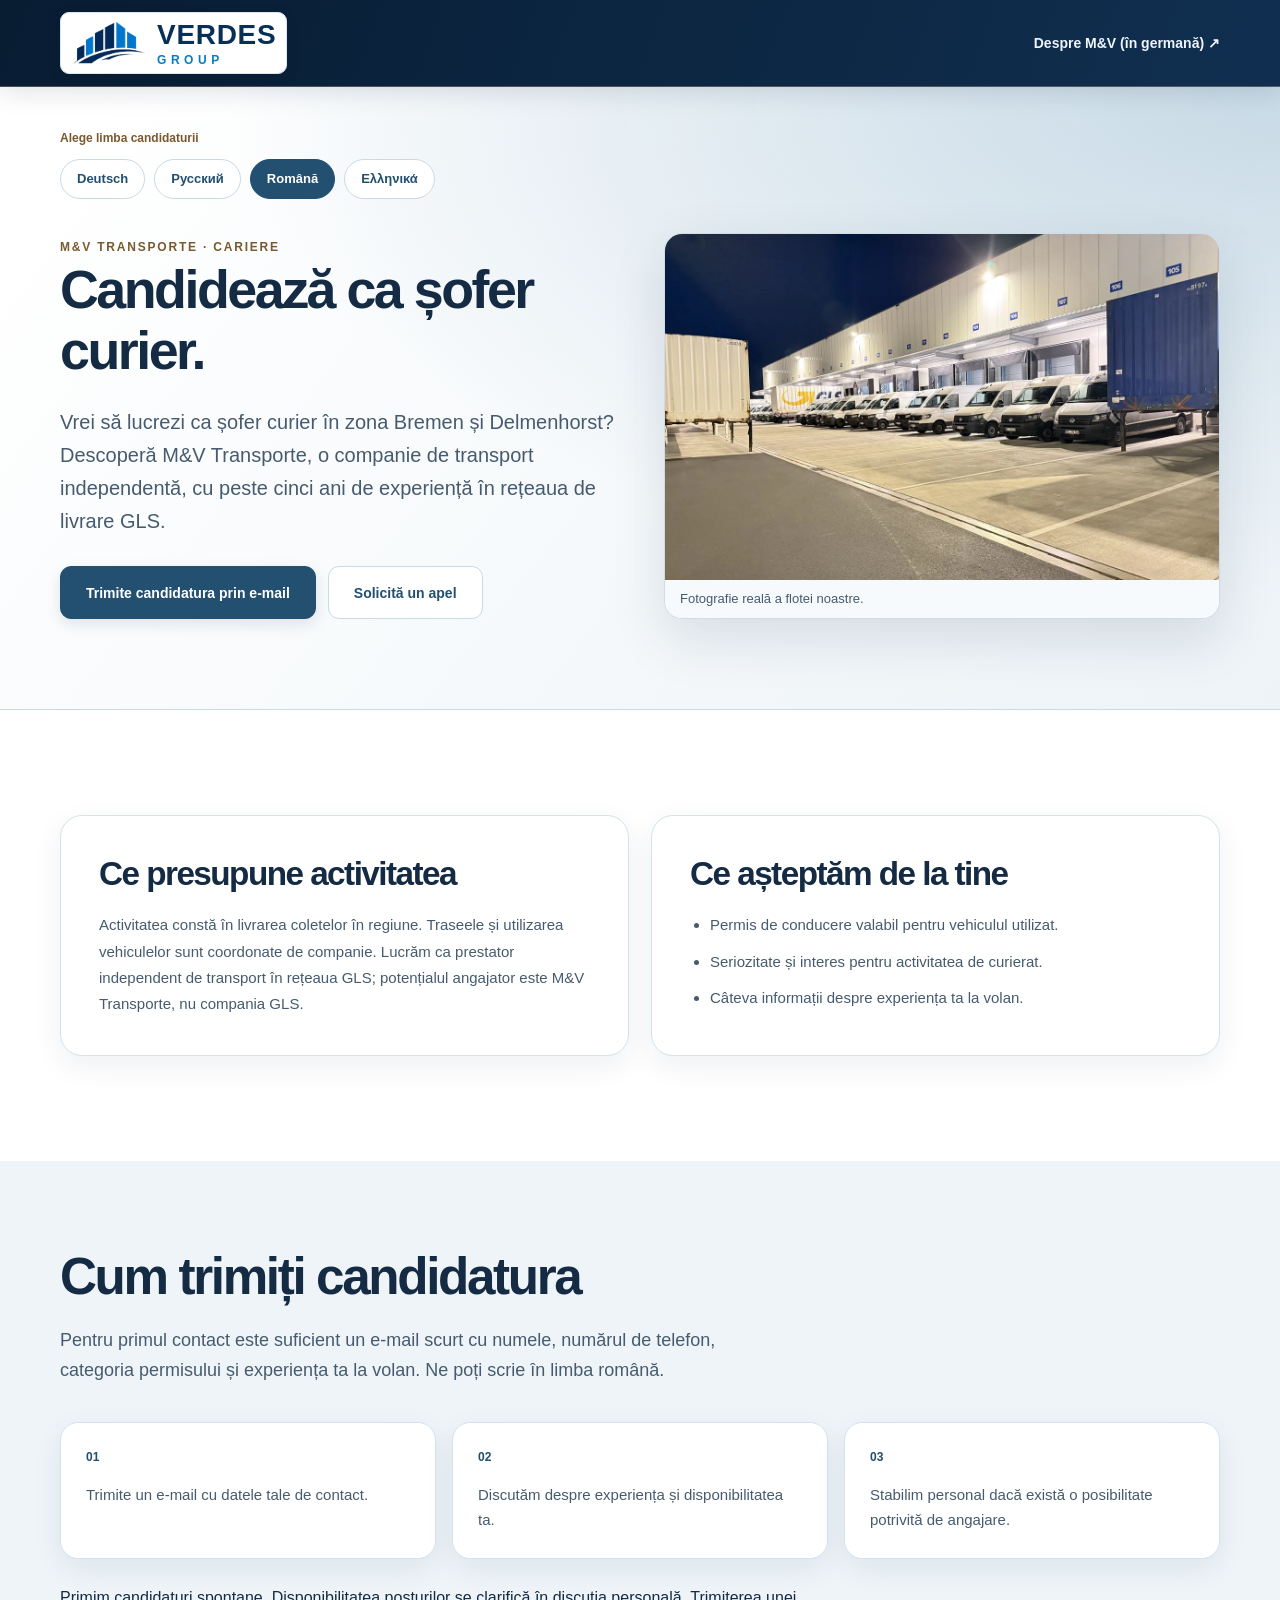
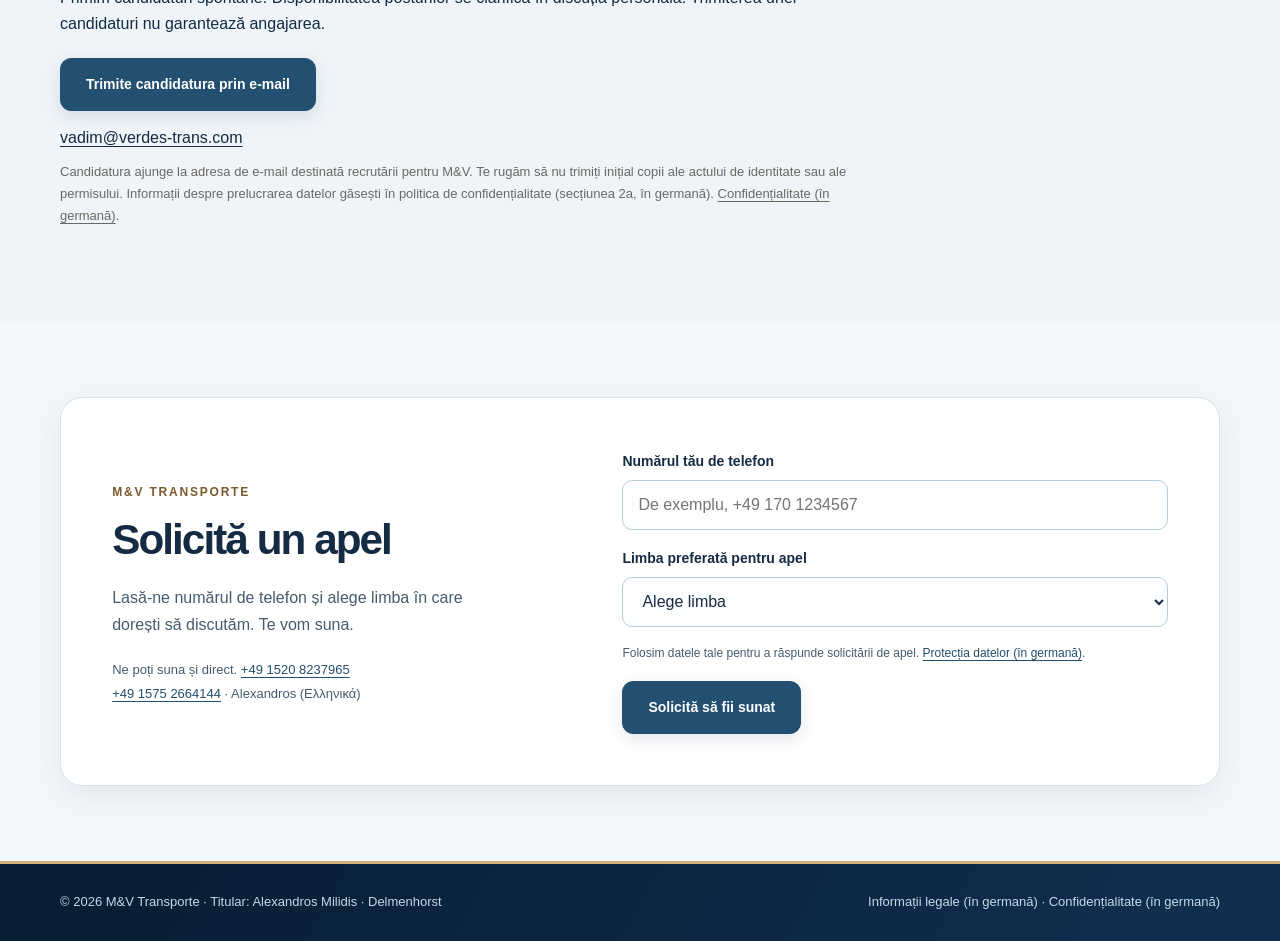
<file: mv-transporte/karriere/ro/index.html>
<!doctype html><html lang="ro"><head><meta charset="utf-8"><meta name="viewport" content="width=device-width,initial-scale=1"><meta name="theme-color" content="#0b2540"><title>Loc de muncă șofer curier GLS în Bremen și Delmenhorst | M&amp;V Transporte</title><meta name="description" content="Trimite o candidatură pentru activitatea de șofer curier la M&amp;V Transporte, partener în rețeaua GLS, în Bremen și Delmenhorst. Comunicare în limba română."><link rel="icon" type="image/png" href="/assets/verdes-group-icon-blue.png"><link rel="stylesheet" href="/assets/styles.css?v=20261127-callback-confirmation-1"><link rel="stylesheet" href="/assets/brand-navy.css?v=20261127-1"><link rel="canonical" href="https://verdes-group.de/mv-transporte/karriere/ro/"><meta name="robots" content="index,follow,max-image-preview:large"><link rel="alternate" hreflang="de" href="https://verdes-group.de/mv-transporte/karriere/"><link rel="alternate" hreflang="ru" href="https://verdes-group.de/mv-transporte/karriere/ru/"><link rel="alternate" hreflang="ro" href="https://verdes-group.de/mv-transporte/karriere/ro/"><link rel="alternate" hreflang="el" href="https://verdes-group.de/mv-transporte/karriere/el/"><link rel="alternate" hreflang="x-default" href="https://verdes-group.de/mv-transporte/karriere/"><meta property="og:type" content="website"><meta property="og:locale" content="ro_RO"><meta property="og:site_name" content="Verdes Group"><meta property="og:title" content="Loc de muncă șofer curier GLS în Bremen și Delmenhorst | M&amp;V Transporte"><meta property="og:description" content="Trimite o candidatură pentru activitatea de șofer curier la M&amp;V Transporte, partener în rețeaua GLS, în Bremen și Delmenhorst. Comunicare în limba română."><meta property="og:url" content="https://verdes-group.de/mv-transporte/karriere/ro/"><meta property="og:image" content="https://verdes-group.de/assets/images/mv-fuhrpark.webp"><meta name="twitter:card" content="summary_large_image"><script type="application/ld+json">{"@context":"https://schema.org","@type":"WebPage","@id":"https://verdes-group.de/mv-transporte/karriere/ro/#webpage","url":"https://verdes-group.de/mv-transporte/karriere/ro/","name":"Loc de muncă șofer curier GLS în Bremen și Delmenhorst | M&V Transporte","description":"Trimite o candidatură pentru activitatea de șofer curier la M&V Transporte, partener în rețeaua GLS, în Bremen și Delmenhorst. Comunicare în limba română.","inLanguage":"ro","isPartOf":{"@id":"https://verdes-group.de/#website"},"about":{"@id":"https://verdes-group.de/mv-transporte/#unternehmen"}}</script></head><body class="language-landing" data-brand="mv"><header class="site-header language-header"><div class="container nav"><a class="brand" href="/" aria-label="Verdes Group"><img class="brand-symbol" src="/assets/verdes-group-mark-blue.webp" width="810" height="486" alt="" decoding="async"><span class="brand-wordmark" aria-hidden="true"><strong>VERDES</strong><span>GROUP</span></span></a><a class="language-back" href="/mv-transporte/" hreflang="de">Despre M&amp;V (în germană) <span aria-hidden="true">↗</span></a></div></header><main id="inhalt"><section class="page-hero traffic-page localized-hero"><div class="container"><div class="localized-language-label">Alege limba candidaturii</div><nav class="language-choice" aria-label="Alege limba candidaturii"><a lang="de" hreflang="de" href="/mv-transporte/karriere/">Deutsch</a><a lang="ru" hreflang="ru" href="/mv-transporte/karriere/ru/">Русский</a><a lang="ro" hreflang="ro" href="/mv-transporte/karriere/ro/" aria-current="page">Română</a><a lang="el" hreflang="el" href="/mv-transporte/karriere/el/">Ελληνικά</a></nav><div class="page-hero-grid"><div class="page-hero-copy"><span class="eyebrow">M&amp;V Transporte · Cariere</span><h1>Candidează ca șofer curier.</h1><p class="lead">Vrei să lucrezi ca șofer curier în zona Bremen și Delmenhorst? Descoperă M&amp;V Transporte, o companie de transport independentă, cu peste cinci ani de experiență în rețeaua de livrare GLS.</p><div class="btn-row"><a class="btn btn-primary" href="mailto:vadim@verdes-trans.com?subject=Fahrerbewerbung%20(m%2Fw%2Fd)%20%E2%80%93%20M%26V%20Transporte%20%E2%80%93%20Rum%C3%A4nisch&amp;body=Bun%C4%83%20ziua%2C%0D%0A%0D%0AM%C4%83%20intereseaz%C4%83%20o%20posibilitate%20de%20angajare%20ca%20%C8%99ofer%20curier%20la%20M%26V%20Transporte.%0D%0A%0D%0ANume%20%C8%99i%20prenume%3A%20%0D%0ANum%C4%83r%20de%20telefon%3A%20%0D%0ALocalitate%20de%20domiciliu%20(op%C8%9Bional)%3A%20%0D%0ACategoria%20permisului%3A%20%0D%0AExperien%C8%9B%C4%83%20la%20volan%3A%20%0D%0AData%20posibil%C4%83%20de%20%C3%AEncepere%20(op%C8%9Bional)%3A%20%0D%0A%0D%0ACu%20stim%C4%83%2C%0D%0A">Trimite candidatura prin e-mail</a><a class="btn btn-outline callback-link" href="#rueckruf">Solicită un apel</a></div></div><figure class="service-visual"><img src="/assets/images/mv-fuhrpark.webp" width="1200" height="750" alt="Flota noastră de autoutilitare la depozitul de colete" decoding="async" fetchpriority="high"><figcaption>Fotografie reală a flotei noastre.</figcaption></figure></div></div></section><section class="section localized-main"><div class="container localized-two"><article class="localized-panel"><h2>Ce presupune activitatea</h2><p>Activitatea constă în livrarea coletelor în regiune. Traseele și utilizarea vehiculelor sunt coordonate de companie. Lucrăm ca prestator independent de transport în rețeaua GLS; potențialul angajator este M&amp;V Transporte, nu compania GLS.</p></article><article class="localized-panel"><h2>Ce așteptăm de la tine</h2><ul><li>Permis de conducere valabil pentru vehiculul utilizat.</li><li>Seriozitate și interes pentru activitatea de curierat.</li><li>Câteva informații despre experiența ta la volan.</li></ul></article></div></section><section class="section-sm section-soft" id="bewerbung"><div class="container"><div class="section-head"><h2>Cum trimiți candidatura</h2><p>Pentru primul contact este suficient un e-mail scurt cu numele, numărul de telefon, categoria permisului și experiența ta la volan. Ne poți scrie în limba română.</p></div><div class="localized-steps"><article><span>01</span><p>Trimite un e-mail cu datele tale de contact.</p></article><article><span>02</span><p>Discutăm despre experiența și disponibilitatea ta.</p></article><article><span>03</span><p>Stabilim personal dacă există o posibilitate potrivită de angajare.</p></article></div><div class="localized-apply"><p>Primim candidaturi spontane. Disponibilitatea posturilor se clarifică în discuția personală. Trimiterea unei candidaturi nu garantează angajarea.</p><a class="btn btn-primary" href="mailto:vadim@verdes-trans.com?subject=Fahrerbewerbung%20(m%2Fw%2Fd)%20%E2%80%93%20M%26V%20Transporte%20%E2%80%93%20Rum%C3%A4nisch&amp;body=Bun%C4%83%20ziua%2C%0D%0A%0D%0AM%C4%83%20intereseaz%C4%83%20o%20posibilitate%20de%20angajare%20ca%20%C8%99ofer%20curier%20la%20M%26V%20Transporte.%0D%0A%0D%0ANume%20%C8%99i%20prenume%3A%20%0D%0ANum%C4%83r%20de%20telefon%3A%20%0D%0ALocalitate%20de%20domiciliu%20(op%C8%9Bional)%3A%20%0D%0ACategoria%20permisului%3A%20%0D%0AExperien%C8%9B%C4%83%20la%20volan%3A%20%0D%0AData%20posibil%C4%83%20de%20%C3%AEncepere%20(op%C8%9Bional)%3A%20%0D%0A%0D%0ACu%20stim%C4%83%2C%0D%0A">Trimite candidatura prin e-mail</a><p class="localized-email"><a href="mailto:vadim@verdes-trans.com">vadim@verdes-trans.com</a></p><p class="localized-privacy">Candidatura ajunge la adresa de e-mail destinată recrutării pentru M&amp;V. Te rugăm să nu trimiți inițial copii ale actului de identitate sau ale permisului. Informații despre prelucrarea datelor găsești în politica de confidențialitate (secțiunea 2a, în germană). <a href="/datenschutz/" hreflang="de">Confidențialitate (în germană)</a>.</p></div></div></section><section class="section-sm callback-section" id="rueckruf" aria-labelledby="callback-title"><div class="container"><div class="callback-panel"><div class="callback-intro"><span class="eyebrow">M&amp;V Transporte</span><h2 id="callback-title">Solicită un apel</h2><p>Lasă-ne numărul de telefon și alege limba în care dorești să discutăm. Te vom suna.</p><p class="callback-direct">Ne poți suna și direct. <a href="tel:+4915208237965">+49 1520 8237965</a><br><a href="tel:+4915752664144" lang="el">+49 1575 2664144</a> · Alexandros (Ελληνικά)</p></div><form class="callback-form" name="rueckruf-mv-transporte" method="POST"><input type="hidden" name="form-name" value="rueckruf-mv-transporte"><p hidden><label>Lasă acest câmp necompletat. <input name="website" tabindex="-1" autocomplete="off"></label></p><div class="callback-field"><label for="callback-phone">Numărul tău de telefon</label><input id="callback-phone" name="telefon" type="tel" inputmode="tel" autocomplete="tel" required minlength="5" maxlength="40" placeholder="De exemplu, +49 170 1234567"></div><div class="callback-field"><label for="callback-language">Limba preferată pentru apel</label><select id="callback-language" name="sprache" required><option value="" selected disabled>Alege limba</option><option value="Deutsch">Deutsch</option><option value="Russisch">Русский · Russisch</option><option value="Rumänisch">Română · Rumänisch</option><option value="Griechisch">Ελληνικά · Griechisch</option></select></div><p class="callback-privacy">Folosim datele tale pentru a răspunde solicitării de apel. <a href="/datenschutz/#rueckruf-datenschutz" hreflang="de">Protecția datelor (în germană)</a>.</p><button class="btn btn-primary" type="submit">Solicită să fii sunat</button><p class="callback-status" role="status" aria-live="polite" hidden></p></form><div class="callback-confirmation" role="status" aria-live="polite" tabindex="-1" hidden><span class="callback-confirmation-icon" aria-hidden="true"><svg viewBox="0 0 24 24" width="28" height="28" fill="none" stroke="currentColor" stroke-width="2" stroke-linecap="round" stroke-linejoin="round"><path d="m5 12 4 4L19 6"/></svg></span><h3></h3><p></p></div></div></div></section></main><footer class="footer language-footer"><div class="container"><div class="footer-bottom"><span>© <span id="year">2026</span> M&amp;V Transporte · Titular: Alexandros Milidis · Delmenhorst</span><span><a href="/impressum/" hreflang="de">Informații legale (în germană)</a> · <a href="/datenschutz/" hreflang="de">Confidențialitate (în germană)</a></span></div></div></footer><script src="/assets/site.js?v=20261123-3" defer></script><script src="/assets/callback.js?v=20261127-callback-confirmation-1" defer></script></body></html>
</file>
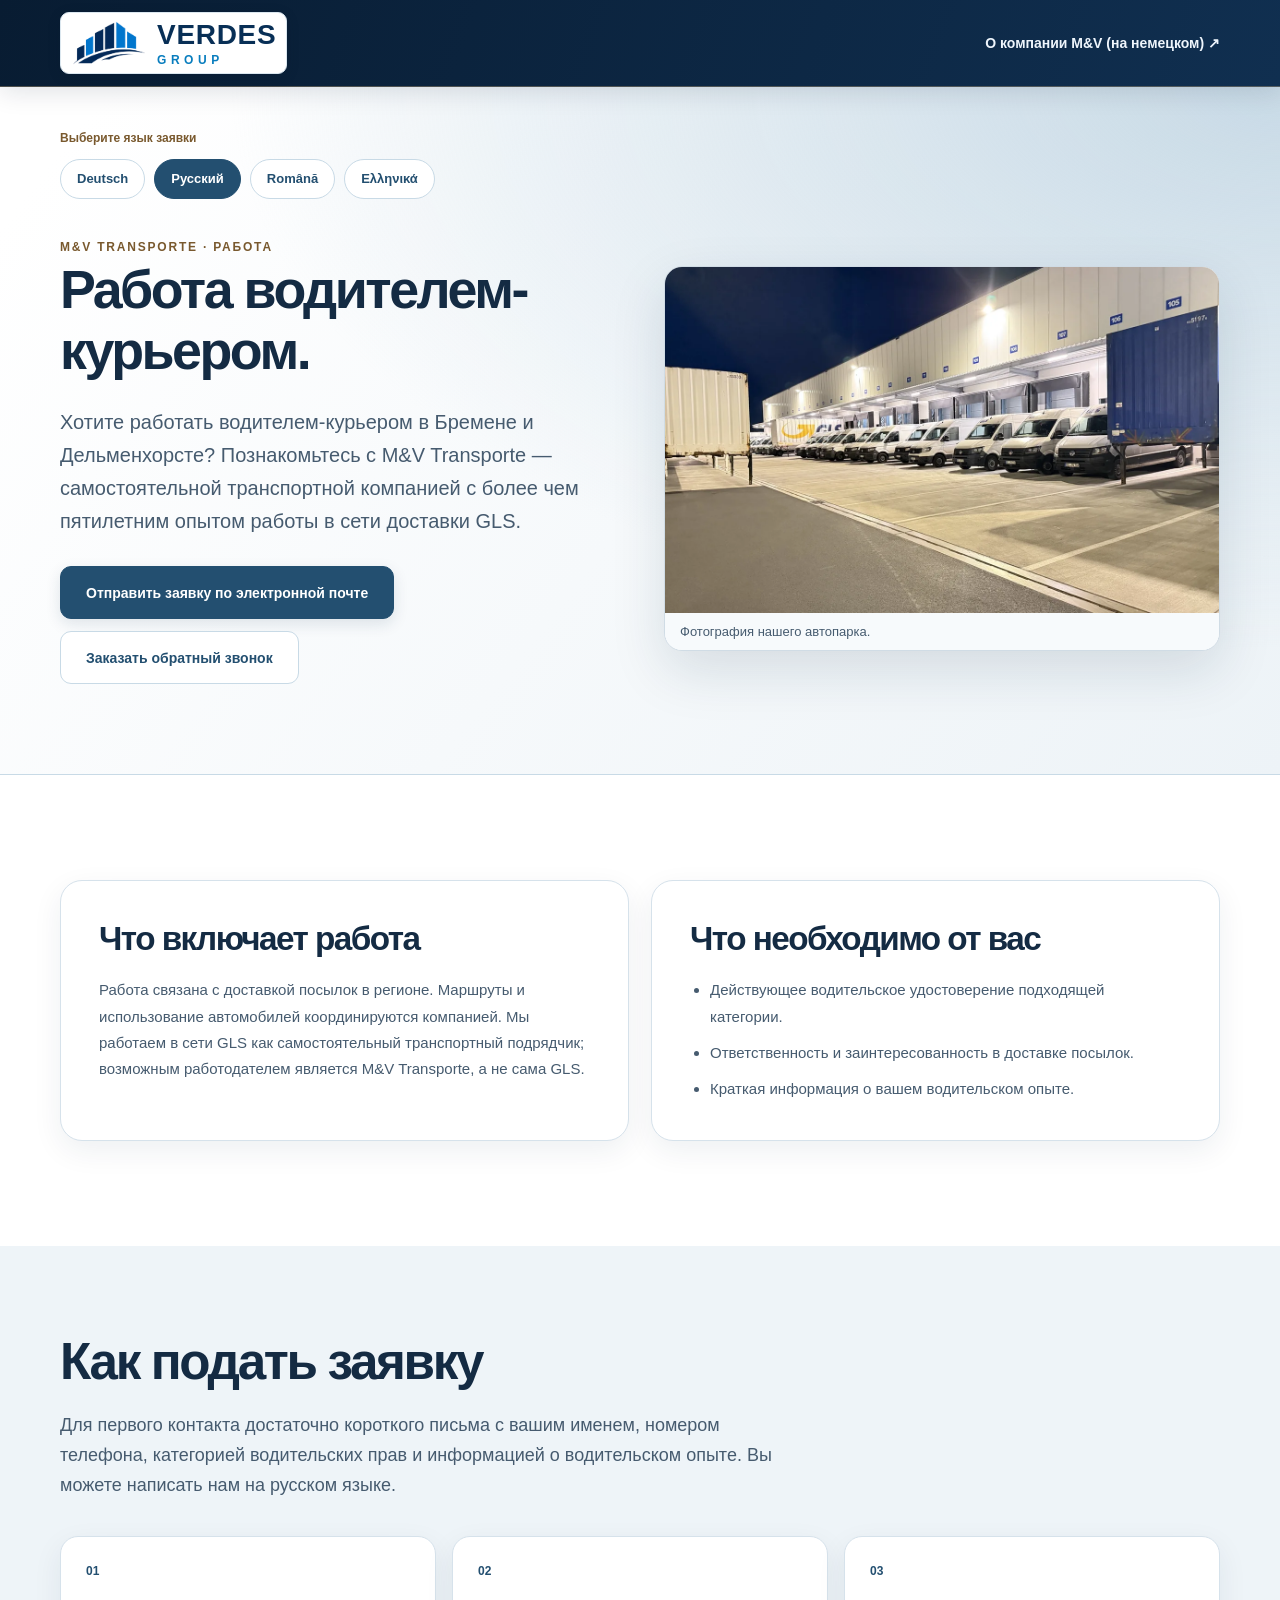
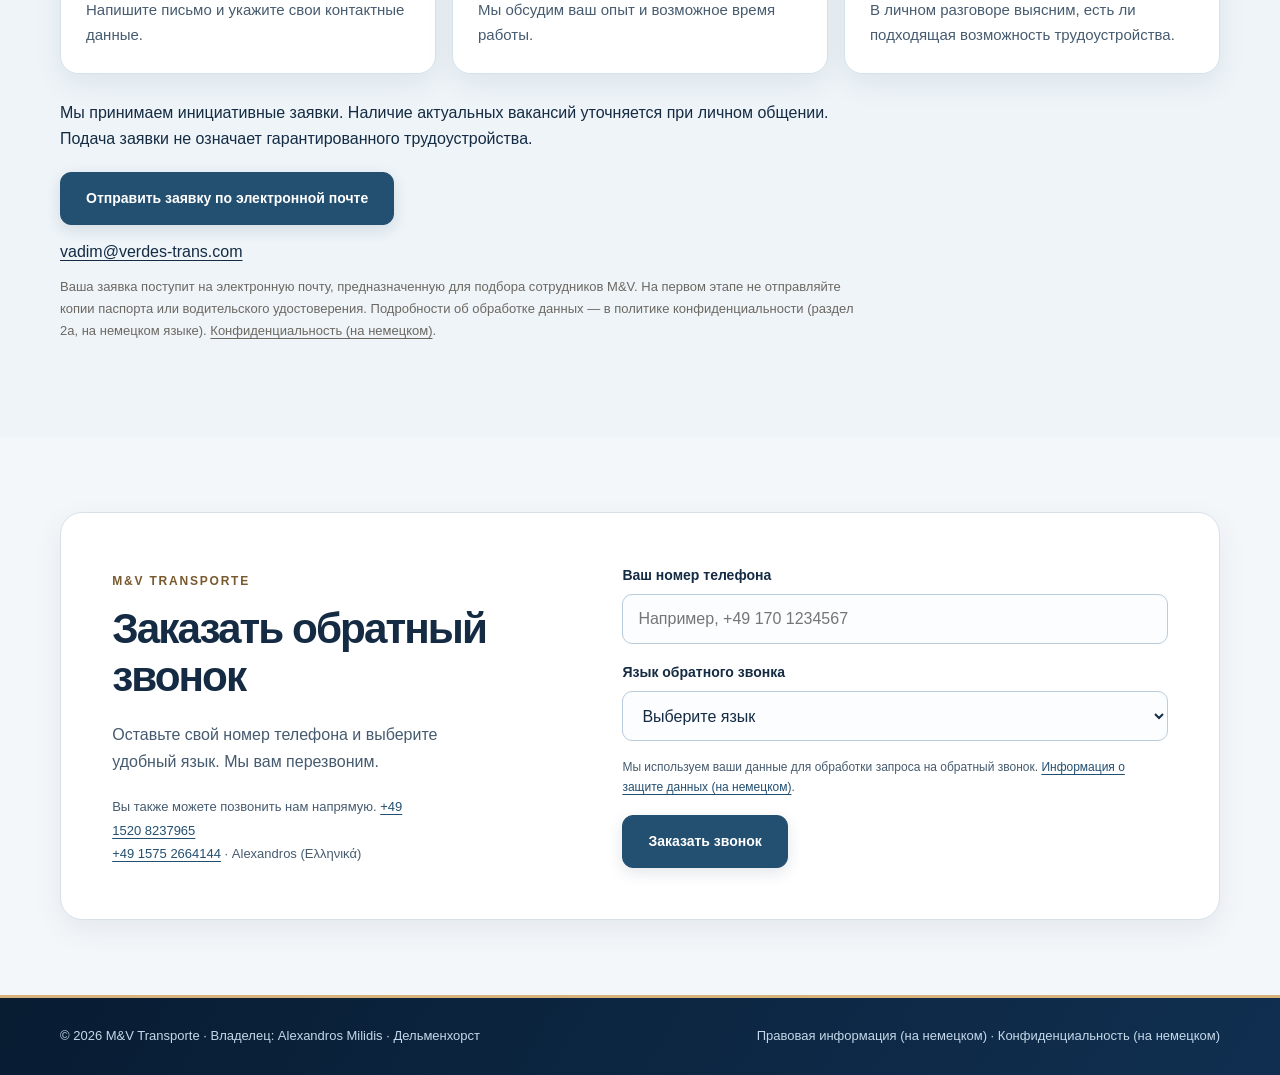
<file: mv-transporte/karriere/ru/index.html>
<!doctype html><html lang="ru"><head><meta charset="utf-8"><meta name="viewport" content="width=device-width,initial-scale=1"><meta name="theme-color" content="#0b2540"><title>Работа водителем-курьером GLS в Бремене и Дельменхорсте | M&amp;V Transporte</title><meta name="description" content="Откликнитесь на работу водителем-курьером в M&amp;V Transporte, партнёре сети GLS, в Бремене и Дельменхорсте. Общение и подача заявки на русском языке."><link rel="icon" type="image/png" href="/assets/verdes-group-icon-blue.png"><link rel="stylesheet" href="/assets/styles.css?v=20261127-callback-confirmation-1"><link rel="stylesheet" href="/assets/brand-navy.css?v=20261127-1"><link rel="canonical" href="https://verdes-group.de/mv-transporte/karriere/ru/"><meta name="robots" content="index,follow,max-image-preview:large"><link rel="alternate" hreflang="de" href="https://verdes-group.de/mv-transporte/karriere/"><link rel="alternate" hreflang="ru" href="https://verdes-group.de/mv-transporte/karriere/ru/"><link rel="alternate" hreflang="ro" href="https://verdes-group.de/mv-transporte/karriere/ro/"><link rel="alternate" hreflang="el" href="https://verdes-group.de/mv-transporte/karriere/el/"><link rel="alternate" hreflang="x-default" href="https://verdes-group.de/mv-transporte/karriere/"><meta property="og:type" content="website"><meta property="og:locale" content="ru_RU"><meta property="og:site_name" content="Verdes Group"><meta property="og:title" content="Работа водителем-курьером GLS в Бремене и Дельменхорсте | M&amp;V Transporte"><meta property="og:description" content="Откликнитесь на работу водителем-курьером в M&amp;V Transporte, партнёре сети GLS, в Бремене и Дельменхорсте. Общение и подача заявки на русском языке."><meta property="og:url" content="https://verdes-group.de/mv-transporte/karriere/ru/"><meta property="og:image" content="https://verdes-group.de/assets/images/mv-fuhrpark.webp"><meta name="twitter:card" content="summary_large_image"><script type="application/ld+json">{"@context":"https://schema.org","@type":"WebPage","@id":"https://verdes-group.de/mv-transporte/karriere/ru/#webpage","url":"https://verdes-group.de/mv-transporte/karriere/ru/","name":"Работа водителем-курьером GLS в Бремене и Дельменхорсте | M&V Transporte","description":"Откликнитесь на работу водителем-курьером в M&V Transporte, партнёре сети GLS, в Бремене и Дельменхорсте. Общение и подача заявки на русском языке.","inLanguage":"ru","isPartOf":{"@id":"https://verdes-group.de/#website"},"about":{"@id":"https://verdes-group.de/mv-transporte/#unternehmen"}}</script></head><body class="language-landing" data-brand="mv"><header class="site-header language-header"><div class="container nav"><a class="brand" href="/" aria-label="Verdes Group"><img class="brand-symbol" src="/assets/verdes-group-mark-blue.webp" width="810" height="486" alt="" decoding="async"><span class="brand-wordmark" aria-hidden="true"><strong>VERDES</strong><span>GROUP</span></span></a><a class="language-back" href="/mv-transporte/" hreflang="de">О компании M&amp;V (на немецком) <span aria-hidden="true">↗</span></a></div></header><main id="inhalt"><section class="page-hero traffic-page localized-hero"><div class="container"><div class="localized-language-label">Выберите язык заявки</div><nav class="language-choice" aria-label="Выберите язык заявки"><a lang="de" hreflang="de" href="/mv-transporte/karriere/">Deutsch</a><a lang="ru" hreflang="ru" href="/mv-transporte/karriere/ru/" aria-current="page">Русский</a><a lang="ro" hreflang="ro" href="/mv-transporte/karriere/ro/">Română</a><a lang="el" hreflang="el" href="/mv-transporte/karriere/el/">Ελληνικά</a></nav><div class="page-hero-grid"><div class="page-hero-copy"><span class="eyebrow">M&amp;V Transporte · Работа</span><h1>Работа водителем-курьером.</h1><p class="lead">Хотите работать водителем-курьером в Бремене и Дельменхорсте? Познакомьтесь с M&amp;V Transporte — самостоятельной транспортной компанией с более чем пятилетним опытом работы в сети доставки GLS.</p><div class="btn-row"><a class="btn btn-primary" href="mailto:vadim@verdes-trans.com?subject=Fahrerbewerbung%20(m%2Fw%2Fd)%20%E2%80%93%20M%26V%20Transporte%20%E2%80%93%20Russisch&amp;body=%D0%97%D0%B4%D1%80%D0%B0%D0%B2%D1%81%D1%82%D0%B2%D1%83%D0%B9%D1%82%D0%B5!%0D%0A%0D%0A%D0%AF%20%D0%B7%D0%B0%D0%B8%D0%BD%D1%82%D0%B5%D1%80%D0%B5%D1%81%D0%BE%D0%B2%D0%B0%D0%BD(%D0%B0)%20%D0%B2%20%D1%80%D0%B0%D0%B1%D0%BE%D1%82%D0%B5%20%D0%B2%D0%BE%D0%B4%D0%B8%D1%82%D0%B5%D0%BB%D0%B5%D0%BC-%D0%BA%D1%83%D1%80%D1%8C%D0%B5%D1%80%D0%BE%D0%BC%20%D0%B2%20M%26V%20Transporte.%0D%0A%0D%0A%D0%98%D0%BC%D1%8F%20%D0%B8%20%D1%84%D0%B0%D0%BC%D0%B8%D0%BB%D0%B8%D1%8F%3A%20%0D%0A%D0%9D%D0%BE%D0%BC%D0%B5%D1%80%20%D1%82%D0%B5%D0%BB%D0%B5%D1%84%D0%BE%D0%BD%D0%B0%3A%20%0D%0A%D0%9C%D0%B5%D1%81%D1%82%D0%BE%20%D0%BF%D1%80%D0%BE%D0%B6%D0%B8%D0%B2%D0%B0%D0%BD%D0%B8%D1%8F%20(%D0%BD%D0%B5%D0%BE%D0%B1%D1%8F%D0%B7%D0%B0%D1%82%D0%B5%D0%BB%D1%8C%D0%BD%D0%BE)%3A%20%0D%0A%D0%9A%D0%B0%D1%82%D0%B5%D0%B3%D0%BE%D1%80%D0%B8%D1%8F%20%D0%B2%D0%BE%D0%B4%D0%B8%D1%82%D0%B5%D0%BB%D1%8C%D1%81%D0%BA%D0%B8%D1%85%20%D0%BF%D1%80%D0%B0%D0%B2%3A%20%0D%0A%D0%92%D0%BE%D0%B4%D0%B8%D1%82%D0%B5%D0%BB%D1%8C%D1%81%D0%BA%D0%B8%D0%B9%20%D0%BE%D0%BF%D1%8B%D1%82%3A%20%0D%0A%D0%92%D0%BE%D0%B7%D0%BC%D0%BE%D0%B6%D0%BD%D0%B0%D1%8F%20%D0%B4%D0%B0%D1%82%D0%B0%20%D0%BD%D0%B0%D1%87%D0%B0%D0%BB%D0%B0%20%D1%80%D0%B0%D0%B1%D0%BE%D1%82%D1%8B%20(%D0%BD%D0%B5%D0%BE%D0%B1%D1%8F%D0%B7%D0%B0%D1%82%D0%B5%D0%BB%D1%8C%D0%BD%D0%BE)%3A%20%0D%0A%0D%0A%D0%A1%20%D1%83%D0%B2%D0%B0%D0%B6%D0%B5%D0%BD%D0%B8%D0%B5%D0%BC%2C%0D%0A">Отправить заявку по электронной почте</a><a class="btn btn-outline callback-link" href="#rueckruf">Заказать обратный звонок</a></div></div><figure class="service-visual"><img src="/assets/images/mv-fuhrpark.webp" width="1200" height="750" alt="Наш автопарк у склада доставки посылок" decoding="async" fetchpriority="high"><figcaption>Фотография нашего автопарка.</figcaption></figure></div></div></section><section class="section localized-main"><div class="container localized-two"><article class="localized-panel"><h2>Что включает работа</h2><p>Работа связана с доставкой посылок в регионе. Маршруты и использование автомобилей координируются компанией. Мы работаем в сети GLS как самостоятельный транспортный подрядчик; возможным работодателем является M&amp;V Transporte, а не сама GLS.</p></article><article class="localized-panel"><h2>Что необходимо от вас</h2><ul><li>Действующее водительское удостоверение подходящей категории.</li><li>Ответственность и заинтересованность в доставке посылок.</li><li>Краткая информация о вашем водительском опыте.</li></ul></article></div></section><section class="section-sm section-soft" id="bewerbung"><div class="container"><div class="section-head"><h2>Как подать заявку</h2><p>Для первого контакта достаточно короткого письма с вашим именем, номером телефона, категорией водительских прав и информацией о водительском опыте. Вы можете написать нам на русском языке.</p></div><div class="localized-steps"><article><span>01</span><p>Напишите письмо и укажите свои контактные данные.</p></article><article><span>02</span><p>Мы обсудим ваш опыт и возможное время работы.</p></article><article><span>03</span><p>В личном разговоре выясним, есть ли подходящая возможность трудоустройства.</p></article></div><div class="localized-apply"><p>Мы принимаем инициативные заявки. Наличие актуальных вакансий уточняется при личном общении. Подача заявки не означает гарантированного трудоустройства.</p><a class="btn btn-primary" href="mailto:vadim@verdes-trans.com?subject=Fahrerbewerbung%20(m%2Fw%2Fd)%20%E2%80%93%20M%26V%20Transporte%20%E2%80%93%20Russisch&amp;body=%D0%97%D0%B4%D1%80%D0%B0%D0%B2%D1%81%D1%82%D0%B2%D1%83%D0%B9%D1%82%D0%B5!%0D%0A%0D%0A%D0%AF%20%D0%B7%D0%B0%D0%B8%D0%BD%D1%82%D0%B5%D1%80%D0%B5%D1%81%D0%BE%D0%B2%D0%B0%D0%BD(%D0%B0)%20%D0%B2%20%D1%80%D0%B0%D0%B1%D0%BE%D1%82%D0%B5%20%D0%B2%D0%BE%D0%B4%D0%B8%D1%82%D0%B5%D0%BB%D0%B5%D0%BC-%D0%BA%D1%83%D1%80%D1%8C%D0%B5%D1%80%D0%BE%D0%BC%20%D0%B2%20M%26V%20Transporte.%0D%0A%0D%0A%D0%98%D0%BC%D1%8F%20%D0%B8%20%D1%84%D0%B0%D0%BC%D0%B8%D0%BB%D0%B8%D1%8F%3A%20%0D%0A%D0%9D%D0%BE%D0%BC%D0%B5%D1%80%20%D1%82%D0%B5%D0%BB%D0%B5%D1%84%D0%BE%D0%BD%D0%B0%3A%20%0D%0A%D0%9C%D0%B5%D1%81%D1%82%D0%BE%20%D0%BF%D1%80%D0%BE%D0%B6%D0%B8%D0%B2%D0%B0%D0%BD%D0%B8%D1%8F%20(%D0%BD%D0%B5%D0%BE%D0%B1%D1%8F%D0%B7%D0%B0%D1%82%D0%B5%D0%BB%D1%8C%D0%BD%D0%BE)%3A%20%0D%0A%D0%9A%D0%B0%D1%82%D0%B5%D0%B3%D0%BE%D1%80%D0%B8%D1%8F%20%D0%B2%D0%BE%D0%B4%D0%B8%D1%82%D0%B5%D0%BB%D1%8C%D1%81%D0%BA%D0%B8%D1%85%20%D0%BF%D1%80%D0%B0%D0%B2%3A%20%0D%0A%D0%92%D0%BE%D0%B4%D0%B8%D1%82%D0%B5%D0%BB%D1%8C%D1%81%D0%BA%D0%B8%D0%B9%20%D0%BE%D0%BF%D1%8B%D1%82%3A%20%0D%0A%D0%92%D0%BE%D0%B7%D0%BC%D0%BE%D0%B6%D0%BD%D0%B0%D1%8F%20%D0%B4%D0%B0%D1%82%D0%B0%20%D0%BD%D0%B0%D1%87%D0%B0%D0%BB%D0%B0%20%D1%80%D0%B0%D0%B1%D0%BE%D1%82%D1%8B%20(%D0%BD%D0%B5%D0%BE%D0%B1%D1%8F%D0%B7%D0%B0%D1%82%D0%B5%D0%BB%D1%8C%D0%BD%D0%BE)%3A%20%0D%0A%0D%0A%D0%A1%20%D1%83%D0%B2%D0%B0%D0%B6%D0%B5%D0%BD%D0%B8%D0%B5%D0%BC%2C%0D%0A">Отправить заявку по электронной почте</a><p class="localized-email"><a href="mailto:vadim@verdes-trans.com">vadim@verdes-trans.com</a></p><p class="localized-privacy">Ваша заявка поступит на электронную почту, предназначенную для подбора сотрудников M&amp;V. На первом этапе не отправляйте копии паспорта или водительского удостоверения. Подробности об обработке данных — в политике конфиденциальности (раздел 2a, на немецком языке). <a href="/datenschutz/" hreflang="de">Конфиденциальность (на немецком)</a>.</p></div></div></section><section class="section-sm callback-section" id="rueckruf" aria-labelledby="callback-title"><div class="container"><div class="callback-panel"><div class="callback-intro"><span class="eyebrow">M&amp;V Transporte</span><h2 id="callback-title">Заказать обратный звонок</h2><p>Оставьте свой номер телефона и выберите удобный язык. Мы вам перезвоним.</p><p class="callback-direct">Вы также можете позвонить нам напрямую. <a href="tel:+4915208237965">+49 1520 8237965</a><br><a href="tel:+4915752664144" lang="el">+49 1575 2664144</a> · Alexandros (Ελληνικά)</p></div><form class="callback-form" name="rueckruf-mv-transporte" method="POST"><input type="hidden" name="form-name" value="rueckruf-mv-transporte"><p hidden><label>Оставьте это поле пустым. <input name="website" tabindex="-1" autocomplete="off"></label></p><div class="callback-field"><label for="callback-phone">Ваш номер телефона</label><input id="callback-phone" name="telefon" type="tel" inputmode="tel" autocomplete="tel" required minlength="5" maxlength="40" placeholder="Например, +49 170 1234567"></div><div class="callback-field"><label for="callback-language">Язык обратного звонка</label><select id="callback-language" name="sprache" required><option value="" selected disabled>Выберите язык</option><option value="Deutsch">Deutsch</option><option value="Russisch">Русский · Russisch</option><option value="Rumänisch">Română · Rumänisch</option><option value="Griechisch">Ελληνικά · Griechisch</option></select></div><p class="callback-privacy">Мы используем ваши данные для обработки запроса на обратный звонок. <a href="/datenschutz/#rueckruf-datenschutz" hreflang="de">Информация о защите данных (на немецком)</a>.</p><button class="btn btn-primary" type="submit">Заказать звонок</button><p class="callback-status" role="status" aria-live="polite" hidden></p></form><div class="callback-confirmation" role="status" aria-live="polite" tabindex="-1" hidden><span class="callback-confirmation-icon" aria-hidden="true"><svg viewBox="0 0 24 24" width="28" height="28" fill="none" stroke="currentColor" stroke-width="2" stroke-linecap="round" stroke-linejoin="round"><path d="m5 12 4 4L19 6"/></svg></span><h3></h3><p></p></div></div></div></section></main><footer class="footer language-footer"><div class="container"><div class="footer-bottom"><span>© <span id="year">2026</span> M&amp;V Transporte · Владелец: Alexandros Milidis · Дельменхорст</span><span><a href="/impressum/" hreflang="de">Правовая информация (на немецком)</a> · <a href="/datenschutz/" hreflang="de">Конфиденциальность (на немецком)</a></span></div></div></footer><script src="/assets/site.js?v=20261123-3" defer></script><script src="/assets/callback.js?v=20261127-callback-confirmation-1" defer></script></body></html>
</file>
<file: assets/styles.css>
:root{--ink:#152c28;--ink2:#39514a;--forest:#174c3f;--forest2:#246451;--lime:#c9e897;--mint:#e8f2e7;--paper:#fafaf6;--warm:#f3f1e9;--line:#dce4dc;--white:#fff;--shadow:0 24px 70px rgba(16,50,40,.09);--radius:22px;--max:1160px}
*{box-sizing:border-box}html{scroll-behavior:smooth}body{margin:0;background:var(--paper);color:var(--ink);font-family:Inter,"Segoe UI",Arial,sans-serif;-webkit-font-smoothing:antialiased;line-height:1.65}a{color:inherit;text-decoration:none}a:focus-visible,button:focus-visible{outline:3px solid #8bc65b;outline-offset:4px}button{font:inherit}img{max-width:100%;display:block}.container{width:min(calc(100% - 48px),var(--max));margin-inline:auto}.eyebrow{font-size:12px;letter-spacing:.16em;text-transform:uppercase;font-weight:800;color:var(--forest2)}.section{padding:105px 0}.section-sm{padding:75px 0}.section-soft{background:var(--warm)}.section-dark{background:var(--ink);color:white}.section-head{max-width:720px;margin-bottom:36px}.section-head p{color:#60736a;font-size:18px}h1,h2,h3,p{margin-top:0}h1,h2,h3{line-height:1.13;letter-spacing:-.045em}h1{font-size:clamp(48px,6.2vw,90px);font-weight:750;margin-bottom:25px}h2{font-size:clamp(34px,4vw,58px);margin:12px 0 20px;font-weight:750}h3{font-size:25px;font-weight:750;margin:0 0 12px}p{margin-bottom:20px}.lead{font-size:clamp(18px,2vw,22px);line-height:1.66;color:#52685e;max-width:640px}.muted{color:#678078}.light{color:#b9cdc4}.btn{display:inline-flex;align-items:center;justify-content:center;gap:12px;border:1px solid transparent;border-radius:999px;padding:14px 25px;min-height:53px;font-size:14px;font-weight:800;line-height:1.2;transition:transform .2s,background .2s,color .2s;cursor:pointer}.btn:hover{transform:translateY(-2px)}.btn-primary{background:var(--forest);color:#fff}.btn-primary:hover{background:#20634f}.btn-outline{border-color:#a9c0b4;color:var(--ink);background:transparent}.btn-outline:hover{background:#ebf4e8}.btn-light{background:#fff;color:var(--forest)}.btn-lime{background:var(--lime);color:#133e31}.btn-row{display:flex;gap:12px;flex-wrap:wrap;margin-top:28px}.arrow{font-size:19px;line-height:0}.site-header{position:sticky;top:0;z-index:100;background:rgba(250,250,246,.95);backdrop-filter:blur(18px);border-bottom:1px solid rgba(30,80,60,.1)}.nav{min-height:82px;display:flex;align-items:center;justify-content:space-between;gap:20px}.brand{display:inline-flex;align-items:center;gap:12px;white-space:nowrap}.brand-mark{height:39px;width:39px;display:grid;place-items:center;background:var(--forest);color:var(--lime);border-radius:12px;font-size:23px;letter-spacing:-.12em;font-weight:800;padding-right:3px}.brand-name{display:flex;flex-direction:column;font-weight:800;letter-spacing:.08em;line-height:1.16;font-size:17px}.brand-name small{font-weight:650;font-size:9px;letter-spacing:.28em;color:#8a9b90;margin-top:5px}.nav-links{display:flex;align-items:center;gap:28px}.nav-links a{font-size:13px;font-weight:750;color:#3e564d;transition:color .2s}.nav-links a:hover,.nav-links a.active{color:#1e8461}.nav-links .nav-cta{padding:11px 18px;background:var(--ink);border-radius:100px;color:white}.nav-links .nav-cta:hover{color:white;background:var(--forest2)}.menu-button{display:none;border:1px solid var(--line);border-radius:12px;background:white;padding:7px 13px;font-size:24px;color:var(--forest)}.hero{overflow:hidden;padding:90px 0 90px;position:relative}.hero-grid{display:grid;grid-template-columns:1.03fr .97fr;align-items:center;gap:45px}.hero-kicker{display:inline-flex;gap:8px;align-items:center;padding:8px 13px;border:1px solid #d2e0d1;border-radius:30px;background:#edf5e8;font-size:12px;font-weight:750;color:var(--forest);margin-bottom:20px}.hero h1 em{font-style:normal;color:var(--forest2)}.hero-copy{padding:20px 0}.hero-meta{display:flex;align-items:center;gap:25px;color:#728279;font-size:12px;font-weight:650;margin-top:54px}.hero-meta span{display:inline-flex;align-items:center;gap:8px}.dot{height:7px;width:7px;border-radius:100%;background:#82b763;display:inline-block}.hero-visual{min-height:550px;border-radius:30px;position:relative;overflow:hidden;background:radial-gradient(circle at 85% 15%,#659481 0%,transparent 35%),linear-gradient(135deg,#285f50,#11372f 73%);box-shadow:var(--shadow)}.hero-visual:after{content:"";position:absolute;inset:0;opacity:.2;background-image:linear-gradient(#ffffff26 1px,transparent 1px),linear-gradient(90deg,#ffffff26 1px,transparent 1px);background-size:40px 40px}.visual-orbit{position:absolute;border:1px solid rgba(230,246,221,.23);border-radius:50%;width:600px;height:600px;top:-170px;left:80px;z-index:1}.visual-orbit.two{width:420px;height:420px;top:-75px;left:170px}.sky-title{position:absolute;top:46px;left:45px;color:#cfe1d6;font-size:12px;font-weight:800;letter-spacing:.2em;z-index:2}.visual-bottom{position:absolute;z-index:3;bottom:34px;left:38px;right:38px;display:flex;align-items:end;justify-content:space-between;color:#fff;gap:15px}.visual-bottom strong{font-size:23px;line-height:1.24;letter-spacing:-.035em}.visual-bottom small{font-size:11px;color:#d5e8db}.building-graphic{position:absolute;bottom:120px;left:85px;right:70px;height:300px;z-index:2;display:flex;align-items:flex-end;justify-content:space-between;gap:12px}.building{background:linear-gradient(180deg,#b8d6b9,#e8f2df);border-radius:10px 10px 0 0;box-shadow:inset -16px 0 0 #7eab94;position:relative}.building:before{content:"";position:absolute;inset:26px 23px;background:repeating-linear-gradient(90deg,#295d52 0 18px,transparent 18px 43px);-webkit-mask:repeating-linear-gradient(0deg,#000 0 23px,transparent 23px 45px);mask:repeating-linear-gradient(0deg,#000 0 23px,transparent 23px 45px);opacity:.75}.building.one{height:75%;flex:1}.building.two{height:100%;flex:1.18}.building.three{height:62%;flex:.8}.building-graphic .ground{position:absolute;background:#d6e9cd;height:10px;border-radius:30px;bottom:-9px;left:-30px;right:-35px}.visual-chip{position:absolute;top:145px;right:22px;z-index:4;background:rgba(255,255,255,.94);color:var(--forest);border-radius:18px;padding:18px 20px;box-shadow:0 18px 36px #102f2433}.visual-chip b{display:block;font-size:16px}.visual-chip small{font-size:11px;color:#63776d}.intro-strip{border-top:1px solid var(--line);border-bottom:1px solid var(--line);padding:25px 0;background:white}.intro-strip-inner{display:flex;justify-content:space-between;align-items:center;gap:30px}.intro-strip strong{font-size:14px;letter-spacing:-.02em}.intro-strip p{font-size:13px;color:#6b7e73;margin:0}.service-grid{display:grid;grid-template-columns:repeat(2,minmax(0,1fr));gap:22px}.service-card{border-radius:25px;overflow:hidden;position:relative;min-height:420px;display:flex;flex-direction:column;justify-content:space-between;padding:36px;color:#fff;transition:transform .24s,box-shadow .24s}.service-card:hover{transform:translateY(-5px);box-shadow:0 20px 45px #14362d30}.service-card.obj{background:linear-gradient(135deg,#285f50 10%,#17382f)}.service-card.traffic{background:linear-gradient(135deg,#2e3c44,#101e24)}.service-card .tag{display:inline-block;align-self:flex-start;border:1px solid #ffffff50;border-radius:30px;padding:7px 12px;color:#e7f7e8;font-size:11px;font-weight:750;letter-spacing:.08em;text-transform:uppercase}.service-card h3{font-size:clamp(33px,3.5vw,49px);max-width:370px;margin:0 0 14px}.service-card p{max-width:370px;color:#d2e1d7;font-size:15px}.card-cta{display:flex;align-items:center;justify-content:space-between;margin-top:23px;padding-top:18px;border-top:1px solid #ffffff4a;font-weight:800;font-size:14px}.card-cta .circle{background:#d3eba6;color:#244d3b;width:39px;height:39px;border-radius:50%;display:grid;place-items:center;font-size:20px}.service-art{position:absolute;right:18px;top:45px;opacity:.13;pointer-events:none;font-weight:800;font-size:190px;line-height:1;letter-spacing:-.15em}.stat-grid{display:grid;grid-template-columns:repeat(3,1fr);gap:0;border:1px solid var(--line);border-radius:22px;background:white;overflow:hidden}.stat{padding:33px 34px;border-right:1px solid var(--line)}.stat:last-child{border-right:0}.stat strong{display:block;font-size:19px;line-height:1.35;letter-spacing:-.03em;margin-bottom:7px}.stat p{font-size:13px;color:#667c70;margin:0}.about-split{display:grid;grid-template-columns:.85fr 1.15fr;gap:75px;align-items:center}.about-panel{min-height:420px;background:var(--forest);border-radius:25px;position:relative;overflow:hidden;padding:35px;color:white;display:flex;flex-direction:column;justify-content:space-between}.about-panel:before{content:"";position:absolute;width:360px;height:216px;opacity:.08;top:36px;right:-30px;background:url("/assets/verdes-group-mark-blue.webp") center/contain no-repeat;pointer-events:none}.about-panel .line{display:block;width:45px;height:4px;background:var(--lime);border-radius:3px}.about-panel h3{font-size:35px;max-width:240px}.about-list{list-style:none;padding:0;margin:25px 0}.about-list li{padding:12px 0;border-bottom:1px solid var(--line);display:flex;gap:10px;align-items:baseline;font-size:15px;color:#435b50}.about-list li:before{content:"•";font-size:19px;color:var(--forest2);font-weight:800}.cta-band{padding:70px 75px;border-radius:28px;background:linear-gradient(110deg,#204f42,#11372e);color:#fff;display:flex;justify-content:space-between;align-items:center;gap:40px;overflow:hidden;position:relative}.cta-band:after{content:"";position:absolute;width:260px;height:260px;border:1px solid #ffffff36;right:-100px;top:-120px;border-radius:50%}.cta-band h2{font-size:clamp(30px,3vw,45px);max-width:650px}.cta-band p{color:#cfe0d5;margin-bottom:0}.cta-band .btn{flex-shrink:0;position:relative;z-index:1}.page-hero{padding:92px 0 90px;background:linear-gradient(140deg,#e9f2e7,#fafaf6 75%);border-bottom:1px solid var(--line)}.page-hero .lead{max-width:680px}.page-hero h1{max-width:920px;font-size:clamp(44px,5.5vw,76px)}.page-hero.traffic-page{background:linear-gradient(140deg,#e8edee,#fafaf6 75%)}.page-hero .micro{display:flex;gap:12px;flex-wrap:wrap;margin-top:28px}.micro span{font-size:12px;font-weight:750;border:1px solid #cbdccf;border-radius:40px;padding:7px 13px;color:#315b46;background:#f8fcf8}.content-grid{display:grid;grid-template-columns:repeat(3,1fr);gap:18px}.feature{background:white;border:1px solid var(--line);border-radius:21px;padding:29px;min-height:220px}.feature-index{font-size:12px;font-weight:850;color:#4c936e;letter-spacing:.1em;display:block;margin-bottom:26px}.feature h3{font-size:23px}.feature p{color:#6d7d74;font-size:14px;margin:0}.steps{display:grid;grid-template-columns:repeat(3,1fr);gap:20px;counter-reset:st}.step{position:relative;padding:30px;background:white;border:1px solid var(--line);border-radius:22px}.step:before{counter-increment:st;content:"0" counter(st);display:grid;place-items:center;height:46px;width:46px;border-radius:50%;background:var(--mint);color:var(--forest);font-weight:850;margin-bottom:30px}.step p{font-size:14px;color:#64776d;margin:0}.contact-grid{display:grid;grid-template-columns:1.15fr .85fr;gap:25px}.contact-card{background:white;border:1px solid var(--line);border-radius:24px;padding:40px}.contact-card.dark{background:var(--ink);color:white;border:0}.contact-card .contact-detail{padding:19px 0;border-bottom:1px solid var(--line)}.contact-card.dark .contact-detail{border-color:#ffffff30}.contact-detail .caption{font-size:11px;letter-spacing:.11em;text-transform:uppercase;color:#749080;font-weight:800;display:block;margin-bottom:5px}.contact-detail a{font-size:18px;font-weight:800;overflow-wrap:anywhere}.contact-detail a:hover{text-decoration:underline}.contact-card.dark .caption{color:#9fbcae}.prose{max-width:820px}.prose h2{font-size:30px;margin-top:45px}.prose h3{font-size:22px;margin-top:30px}.prose p,.prose li{color:#4d6258}.prose a{color:var(--forest);text-decoration:underline}.fineprint{font-size:12px;color:#708379}.legal-note{background:#f0f4ec;border-left:4px solid #719b72;padding:18px 20px;border-radius:0 10px 10px 0}.footer{background:#102c25;color:#eaf3ea;padding:65px 0 28px}.footer-grid{display:grid;grid-template-columns:2fr 1fr 1fr;gap:65px}.footer .brand-mark{background:#d2e7a7;color:#1b4534}.footer .brand-name small{color:#91ad9e}.footer p{font-size:13px;max-width:360px;color:#acc5b5;margin-top:23px}.footer h4{font-size:12px;letter-spacing:.13em;text-transform:uppercase;color:#c6dfae;margin:0 0 20px}.footer a{display:block;color:#d5e3d8;font-size:13px;margin:12px 0}.footer a:hover{text-decoration:underline}.footer-bottom{border-top:1px solid #ffffff29;margin-top:53px;padding-top:24px;display:flex;justify-content:space-between;gap:20px;color:#9cb4a7;font-size:12px}.footer-bottom a{display:inline;margin:0}.skip{position:absolute;top:-80px;left:10px;background:#fff;padding:10px;z-index:999}.skip:focus{top:10px}
@media(max-width:1050px){.nav-links{gap:17px}.nav-links a{font-size:12px}.hero-grid{gap:24px}.hero-visual{min-height:480px}.building-graphic{left:35px;right:25px}.visual-chip{right:15px}.about-split{gap:40px}}@media(max-width:760px){.container{width:min(calc(100% - 36px),var(--max))}.nav{min-height:72px}.menu-button{display:block}.nav-links{display:none;position:absolute;top:72px;left:0;right:0;background:#fafaf6;padding:18px 22px 26px;border-bottom:1px solid var(--line);box-shadow:0 20px 30px #00000012;flex-direction:column;align-items:stretch;gap:0}.nav-links.open{display:flex}.nav-links a{font-size:15px;padding:12px 5px}.nav-links .nav-cta{text-align:center;margin-top:10px}.hero{padding:45px 0 60px}.hero-grid,.about-split,.contact-grid{grid-template-columns:1fr}.hero-visual{min-height:430px}.hero-meta{margin-top:30px;flex-wrap:wrap}.section{padding:65px 0}.section-sm{padding:50px 0}.service-grid,.content-grid,.steps{grid-template-columns:1fr}.service-card{min-height:355px}.stat-grid{grid-template-columns:1fr}.stat{border-right:0;border-bottom:1px solid var(--line)}.stat:last-child{border-bottom:0}.cta-band{padding:40px 30px;flex-direction:column;align-items:flex-start}.footer-grid{grid-template-columns:1fr 1fr;gap:35px}.footer-grid>div:first-child{grid-column:span 2}.footer-bottom{flex-direction:column;gap:10px}.page-hero{padding:58px 0 65px}.intro-strip-inner{align-items:flex-start;flex-direction:column;gap:7px}}@media(max-width:420px){.brand-name{font-size:15px}.brand-mark{height:35px;width:35px}.hero-visual{min-height:350px}.building-graphic{height:190px;bottom:95px}.visual-chip{top:95px;padding:11px 13px}.visual-bottom{bottom:25px;left:22px;right:20px}.visual-bottom strong{font-size:18px}.sky-title{top:25px;left:22px}.footer-grid{grid-template-columns:1fr}.footer-grid>div:first-child{grid-column:auto}.service-card{padding:27px}.contact-card{padding:26px}}@media(prefers-reduced-motion:reduce){*,*:before,*:after{scroll-behavior:auto!important;transition:none!important;animation:none!important}}

/* Three-area desktop layout, preserving readable tablet/mobile cards */
@media(min-width:1051px){.service-grid{grid-template-columns:repeat(3,minmax(0,1fr))}.service-card{padding:29px;min-height:420px}.service-card h3{font-size:clamp(30px,3vw,41px)}}
.service-card.mv{background:linear-gradient(145deg,#25454b,#102932)}
@media(min-width:761px) and (max-width:1050px){.service-card.mv{grid-column:1/-1;min-height:310px}}


/* Premium direction 02 · Anthrazit, warmes Offwhite und Champagner */
:root{--ink:#242728;--ink2:#515254;--forest:#2d3337;--forest2:#515963;--lime:#d9c6a9;--mint:#f5f1eb;--paper:#fbf9f6;--warm:#f1ece6;--line:#e1dbd2;--white:#fff;--shadow:0 22px 60px rgba(31,32,35,.11)}
body{background:var(--paper);color:#242629;font-family:Inter,"Segoe UI",Arial,sans-serif}
h1,h2,h3{letter-spacing:-.046em}
h2{color:#242629}
.eyebrow{color:#9b8167;letter-spacing:.18em}
.site-header{background:#252627;border-bottom:1px solid #505052;backdrop-filter:none;box-shadow:none}
.brand-mark{background:linear-gradient(130deg,#e4d2bb,#ab9276);color:#262626;border-radius:4px;font-size:24px}
.brand-name{color:#fff;letter-spacing:.07em}
.brand-name small{color:#c2b4a5}
.nav-links a{color:#f2efed;font-weight:650;letter-spacing:.01em}
.nav-links a:hover,.nav-links a.active{color:#e2cbb1}
.nav-links .nav-cta{border:1px solid #d8cab9;background:transparent;color:#fff}
.nav-links .nav-cta:hover{background:#d8cab9;color:#242629}
.btn-primary{background:#292b2d;color:#fff;border:1px solid #292b2d}
.btn-primary:hover{background:#444649}
.btn-outline{border:1px solid #bba996;background:transparent;color:#343638}
.btn-outline:hover{background:#f1e9e1}
.btn-lime{background:#e2d1b9;color:#242629}
.btn-lime:hover{background:#f0e0c9}
.premium-hero{padding:0;background:#f6f3ee}
.premium-hero .container{width:min(calc(100% - 48px),1300px)}
.premium-hero .hero-grid{min-height:510px;grid-template-columns:51% 49%;gap:0}
.premium-hero .hero-copy{padding:94px 60px 86px 0;position:relative;z-index:2}
.premium-hero-kicker{display:block;font-size:11px;margin-bottom:25px;position:relative;padding-left:38px;color:#73695f}
.premium-hero-kicker:before{position:absolute;content:"";width:28px;height:1px;background:#9f8d78;left:0;top:9px}
.premium-hero h1{font-family:Georgia,"Times New Roman",serif;font-weight:500;font-size:clamp(59px,6vw,102px);letter-spacing:-.048em;line-height:1.05;margin-bottom:24px;color:#202224}
.premium-hero h1 em{font-style:normal;color:#202224}
.premium-hero .lead{font-size:19px;max-width:540px;color:#5a5a5b}
.premium-hero .lead strong{color:#272829;font-weight:750}
.premium-hero .btn-row{margin-top:32px}
.premium-hero .hero-meta{margin-top:55px;display:flex;gap:25px;color:#918477;font-size:10px;letter-spacing:.11em;font-weight:800}
.premium-hero-photo{min-height:500px;border-radius:0;box-shadow:none;background:#e9edf0;clip-path:polygon(16% 0,100% 0,100% 100%,0 100%)}
.premium-photo-shade{position:absolute;inset:0;background:linear-gradient(145deg,#22262823,#1e202752 68%,#1115199c)}
.premium-photo-caption{position:absolute;z-index:2;bottom:38px;right:40px;color:#fff;text-align:right}
.premium-photo-caption span{display:block;font-size:clamp(25px,3vw,43px);font-weight:800;letter-spacing:.12em;line-height:1.1}
.premium-photo-caption small{font-size:12px;letter-spacing:.14em;text-transform:uppercase;color:#e5d6c5}
.image-disclaimer{position:absolute;z-index:2;bottom:10px;left:90px;color:#fff;font-size:10px;opacity:.75}
.intro-strip{padding:19px 0;background:white;border-color:#e9e3dc}
.intro-strip-inner strong{font-size:13px}.intro-strip p{font-size:13px}
.premium-services{padding:72px 0 80px;background:#fbfaf8}
.premium-services .section-head{margin-bottom:30px}
.premium-services .section-head h2{font-size:clamp(34px,4vw,49px);line-height:1.12;margin-bottom:13px}
.premium-services .section-head p{font-size:15px;color:#696969;max-width:640px}
.premium-service-grid{grid-template-columns:repeat(3,minmax(0,1fr));gap:24px}
.premium-service-card{display:block;background:#fff;border:1px solid #e8e3dc;border-radius:13px;overflow:hidden;box-shadow:0 9px 22px #24272a13;transition:transform .25s,box-shadow .25s}
.premium-service-card:hover{transform:translateY(-5px);box-shadow:0 20px 45px #24272a2a}
.premium-card-image{position:relative;display:block;height:168px;background-color:#a4a3a0;background-position:center;background-size:cover;overflow:hidden}
.premium-card-image:after{content:"";position:absolute;inset:0;background:linear-gradient(180deg,#292b2d06,#292b2d62)}



.premium-number{position:absolute;z-index:1;top:18px;left:18px;padding:7px 11px;border:1px solid #ffffffa0;border-radius:6px;background:#ebe0d9df;font-size:13px;font-weight:850;color:#343638}
.premium-card-body{min-height:228px;padding:24px;display:flex;flex-direction:column}
.premium-card-label{color:#927a66;letter-spacing:.13em;font-size:10px;font-weight:800;margin-bottom:11px}
.premium-card-body strong{font-size:23px;letter-spacing:-.045em;line-height:1.2;color:#202325}
.premium-desc{font-size:13px;line-height:1.65;color:#676867;margin-top:10px}
.premium-card-link{margin-top:auto;display:flex;justify-content:space-between;align-items:center;font-weight:750;font-size:13px;color:#222728;padding-top:17px}
.premium-card-link b{height:35px;width:35px;display:grid;place-items:center;border:1px solid #d6d0c9;border-radius:50%;font-size:19px}
.stat-grid{border:1px solid #e2d9cf}
.stat{background:#f5f0ea;border-color:#e2d9cf}
.stat strong{font-size:19px;color:#242627}
.stat p{color:#70706e}
.section-soft{background:#f0ebe5}
.about-panel{background:#292c30}
.about-panel .line{background:#d2bda4}
.about-list li:before{color:#aa9178}
.cta-band{background:linear-gradient(120deg,#303135,#1d2022)}
.cta-band:after{border-color:#d7cab557}
.section-dark{background:#292c2e}
.page-hero{background:linear-gradient(145deg,#f2eee9,#fbf9f6 78%);border-color:#e4dcd3}
.page-hero.traffic-page{background:linear-gradient(145deg,#eaeaea,#fbf9f6 78%)}
.page-hero .micro span{border-color:#d4c8b9;color:#58524d;background:#fcf9f5}
.feature,.step,.contact-card{border-color:#e3ddd4;box-shadow:0 7px 22px #24272a0b}
.feature-index{color:#a58a6e}
.step:before{background:#eee2d3;color:#534638}
.contact-card.dark{background:#303238}
.contact-card .contact-detail{border-color:#e1dcd5}
.footer{background:#222324}
.footer .brand-mark{background:linear-gradient(140deg,#ddc8a8,#a88e6d);color:#2b2b2a}
.footer p{color:#bcbab8}
.footer h4{color:#e1c9a7}
.footer a{color:#e4e1dd}
.footer-bottom{color:#b0ada9}
.footer-bottom a{color:#b0ada9}
.legal-note{background:#f5efe8;border-color:#ae9880}
@media(max-width:1100px){.premium-hero .hero-grid{grid-template-columns:50% 50%}.premium-hero .hero-copy{padding-right:30px}.premium-hero h1{font-size:72px}.premium-service-grid{gap:14px}.premium-card-body{padding:18px}.premium-card-body strong{font-size:21px}}
@media(max-width:760px){
.site-header .nav-links{background:#262728;border-color:#565454}
.nav-links a{color:#fff}.nav-links .nav-cta{color:white}
.premium-hero .container{width:min(calc(100% - 36px),var(--max))}
.premium-hero .hero-grid{grid-template-columns:1fr;min-height:0}
.premium-hero .hero-copy{padding:64px 0 48px}
.premium-hero h1{font-size:clamp(59px,12vw,76px)}
.premium-hero .lead{font-size:17px}
.premium-hero .hero-meta{margin-top:35px;flex-direction:row}
.premium-hero-photo{min-height:320px;clip-path:none;border-radius:9px;margin-bottom:25px}
.premium-photo-caption{right:25px;bottom:29px}
.image-disclaimer{left:12px}
.premium-service-grid{grid-template-columns:1fr;gap:20px}
.premium-card-image{height:210px}
.premium-card-body{min-height:195px;padding:23px}
.premium-card-body strong{font-size:25px}
.premium-services{padding:60px 0}
}
@media(min-width:761px) and (max-width:960px){.premium-service-grid{grid-template-columns:1fr 1fr}.premium-service-grid .premium-service-card:last-child{grid-column:1/-1}}


/* Blue skyline emblem and live-text wordmark selected on 24.11.2026 */
.site-header .brand,
.footer .brand {
 background:#fff;
 border:1px solid #e9e3dc;
 border-radius:8px;
 padding:7px 10px;
 display:inline-flex;
 flex-shrink:0;
 align-items:center;
 justify-content:center;
 overflow:hidden;
 box-shadow:0 4px 13px rgba(8,8,8,.08)
}
.brand-symbol{display:block;width:76px;height:auto;max-width:none;aspect-ratio:810 / 486;object-fit:contain;flex-shrink:0}
.site-header .nav{gap:13px}
.site-header .nav-links{gap:18px}
.footer .brand{padding:10px 13px}
.footer .brand-symbol{width:86px}
@media(max-width:1070px){.site-header .brand-symbol{width:65px}.site-header .nav-links{gap:13px}.site-header .nav-links a{font-size:12px}}
@media(max-width:940px){
 .site-header .nav{min-height:74px}
 .site-header .menu-button{display:block}
 .site-header .nav-links{display:none;position:absolute;top:74px;left:0;right:0;background:#252627;padding:16px 23px 27px;border-bottom:1px solid #565454;box-shadow:0 20px 30px #00000020;flex-direction:column;align-items:stretch;gap:0}
 .site-header .nav-links.open{display:flex}
 .site-header .nav-links a{font-size:15px;padding:12px 5px}
 .site-header .nav-links .nav-cta{text-align:center;margin-top:10px}
 .site-header .brand-symbol{width:72px}
}
@media(max-width:420px){.site-header .brand-symbol{width:62px}.footer .brand-symbol{width:76px}}


/* Mobile homepage polish based on iPhone viewport review (2026-11-23) */
@media (max-width:480px) {
  .premium-hero .hero-copy{padding:34px 0 24px}
  .premium-hero-kicker{margin-bottom:17px}
  .premium-hero h1{font-size:clamp(49px,12.5vw,58px);margin-bottom:18px;letter-spacing:-.055em}
  .premium-hero .lead{font-size:16px;line-height:1.5;margin-bottom:0}
  .premium-hero .btn-row{margin-top:22px;gap:10px;align-items:center}
  .premium-hero .btn-row .btn{font-size:12px;min-height:46px;padding:11px 14px;gap:7px}
  .premium-hero .hero-meta{margin-top:24px;gap:15px;font-size:9px;line-height:1.4;flex-wrap:wrap}
  .premium-hero-photo{min-height:275px;margin-bottom:20px}
  .premium-photo-caption span{font-size:25px}
  .premium-photo-caption small{font-size:10px}
}

/* Kontrastkorrektur: Überschriften auf dunklen Flächen auf allen Seiten lesbar */
.cta-band h2,
.contact-card.dark h2,
.section-dark h1,
.section-dark h2,
.section-dark h3,
.about-panel h3 {
  color: #ffffff;
}


/* Contact page: dedicated contact persons and direct phone/email links */
.contact-section .contact-grid{grid-template-columns:repeat(2,minmax(0,1fr));align-items:stretch;gap:24px}
.contact-section .contact-card{min-width:0;padding:36px;display:flex;flex-direction:column}
.contact-section .contact-card>p{max-width:53ch}
.contact-section .contact-card h2{font-size:clamp(28px,3vw,42px);line-height:1.17}
.contact-section .contact-card.dark h2{color:#fff}
.contact-section .contact-people{display:grid;grid-template-columns:repeat(2,minmax(0,1fr));gap:13px;margin-top:13px}
.contact-section .contact-people-single{grid-template-columns:1fr}
.contact-section .contact-person{background:#f7f4ef;border:1px solid #e8dfd5;border-radius:12px;padding:16px;min-width:0}
.contact-section .contact-person>.caption{font-size:10px;line-height:1.4;text-transform:uppercase;letter-spacing:.1em;color:#927a66;font-weight:800;display:block;margin-bottom:9px}
.contact-section .contact-person>strong{display:block;font-size:19px;line-height:1.25;color:#27282a}
.contact-section .dark .contact-person{background:#393b40;border-color:#575a5e}
.contact-section .dark .contact-person>.caption{color:#dec6a9}
.contact-section .dark .contact-person>strong{color:#fff}
.contact-section .contact-detail{padding:15px 0}
.contact-section .contact-detail a{font-size:16px;line-height:1.4;display:inline-block;overflow-wrap:anywhere}
.contact-section .contact-phones{display:grid;grid-template-columns:repeat(2,minmax(0,1fr));gap:14px}
.contact-section .contact-card>.btn-row{margin-top:25px}
.contact-section .contact-card>.fineprint{margin:12px 0 0;font-size:12px;line-height:1.5}
.contact-section .contact-card-mv{grid-column:1/-1}
.contact-section .contact-people-mv{gap:20px;margin-top:18px}
.contact-section .contact-people-mv .contact-person{padding:23px 25px}
.contact-section .contact-people-mv .contact-detail:last-child{border-bottom:0;padding-bottom:0}
.contact-section .contact-people-mv .contact-detail a{font-size:16px}
@media (max-width:960px){
 .contact-section .contact-grid{grid-template-columns:1fr}
 .contact-section .contact-card-mv{grid-column:1}
}
@media (max-width:600px){
 .contact-section .contact-card{padding:23px}
 .contact-section .contact-people,
 .contact-section .contact-phones{grid-template-columns:1fr;gap:10px}
 .contact-section .contact-people-mv .contact-person{padding:19px}
 .contact-section .contact-card h2{font-size:clamp(27px,8vw,36px)}
}


/* M&V Transporte: experience, driver recruiting and cooperation */
.mv-quick-links{display:flex;flex-wrap:wrap;gap:20px;margin-top:21px}
.mv-quick-links a{font-size:14px;color:#665747;font-weight:750;text-decoration:underline;text-underline-offset:5px;text-decoration-color:#aa8d6e}
.mv-quick-links a:hover{color:#2b2c2e}
.mv-experience-section{background:#f2ece6;border-block:1px solid #e5dcd2}
.mv-experience-grid{display:grid;grid-template-columns:minmax(0,1.35fr) minmax(260px,.65fr);gap:clamp(35px,6vw,95px);align-items:center}
.mv-experience-grid h2{font-size:clamp(34px,4vw,53px);margin-top:15px}
.mv-experience-grid .lead{color:#414143;font-size:18px;max-width:680px;line-height:1.65}
.mv-experience-grid p:not(.lead){color:#5f5b56;max-width:710px}
.mv-experience-note{font-size:12px;line-height:1.6;padding-top:16px;border-top:1px solid #dcd1c4;margin-top:26px}
.mv-experience-stat{min-height:340px;border-radius:20px;background:#2d2f32;color:#fff;display:flex;flex-direction:column;align-items:flex-start;justify-content:center;padding:clamp(32px,4vw,60px);box-shadow:0 15px 40px #24262917}
.mv-experience-years{font-family:Georgia,"Times New Roman",serif;line-height:1;font-size:clamp(90px,12vw,150px);letter-spacing:-.07em;color:#f7f4ef}
.mv-experience-years span{font-family:Arial,sans-serif;font-size:.48em;color:#d6bea2;vertical-align:top;padding-left:3px}
.mv-experience-stat strong{font-size:22px;line-height:1.3;color:#fff;margin:15px 0 7px}
.mv-experience-stat>span:last-child{font-size:13px;color:#d9d1c8}
.mv-opportunities{background:#fbfaf8}
.mv-opportunities .section-head{max-width:800px}
.mv-opportunities .section-head p{color:#686361}
.mv-opportunity-grid{display:grid;grid-template-columns:repeat(2,minmax(0,1fr));gap:24px;align-items:stretch}
.mv-opportunity-card{border:1px solid #e5ddd3;border-radius:22px;padding:clamp(27px,3.4vw,47px);background:#fff;min-width:0;display:flex;flex-direction:column;align-items:flex-start;box-shadow:0 10px 24px #1f23280b;scroll-margin-top:110px}
.mv-opportunity-label{display:block;font-size:11px;letter-spacing:.14em;text-transform:uppercase;font-weight:800;color:#9b8167;margin-bottom:23px}
.mv-opportunity-card h3{font-size:clamp(30px,3vw,42px);line-height:1.13;letter-spacing:-.045em;max-width:470px;margin:0 0 22px;color:#252629}
.mv-opportunity-card p{font-size:15px;line-height:1.65;color:#646360;max-width:52ch}
.mv-opportunity-card p:last-of-type{margin-bottom:30px}
.mv-opportunity-card .btn{margin-top:auto;font-size:14px}
.mv-opportunity-contact{display:block;color:#817b75;font-size:11px;margin-top:13px;overflow-wrap:anywhere}
.mv-partner-card{background:#303236;border-color:#303236}
.mv-partner-card .mv-opportunity-label{color:#dfc1a0}
.mv-partner-card h3{color:#fff}
.mv-partner-card p,.mv-partner-card p strong{color:#e4e0db}
.mv-partner-card .mv-opportunity-contact{color:#c5beb5}
.btn-partner{background:#e3ccb0;border-color:#e3ccb0;color:#292a2b}
.btn-partner:hover{background:#f2dfc7;color:#292a2b}
@media(max-width:850px){
 .mv-experience-grid{grid-template-columns:1fr;gap:25px}
 .mv-experience-stat{min-height:230px}
 .mv-opportunity-grid{grid-template-columns:1fr}
}
@media(max-width:480px){
 .mv-quick-links{gap:14px}
 .mv-quick-links a{font-size:13px}
 .mv-experience-grid .lead{font-size:16px}
 .mv-experience-stat{min-height:200px;padding:27px}
 .mv-experience-years{font-size:88px}
 .mv-opportunities{padding-block:60px}
 .mv-opportunity-grid{gap:18px}
 .mv-opportunity-card{padding:27px 23px}
 .mv-opportunity-card h3{font-size:32px}
 .mv-opportunity-card .btn{width:100%;padding-inline:13px}
}


/* Navigation from M&V contact card into recruiting and cooperation */
.mv-contact-opportunity-links{display:flex;gap:10px 22px;flex-wrap:wrap;margin-top:22px}
.mv-contact-opportunity-links a{color:#755d43;text-decoration:underline;text-underline-offset:4px;font-size:13px;font-weight:750}
.mv-contact-opportunity-links a:hover{color:#272829}


/* Selected local images and consistent footer · 23.11.2026 */
.premium-hero .hero-grid{grid-template-columns:minmax(0,.95fr) minmax(0,1.05fr);gap:28px}
.premium-hero .hero-copy{padding-right:0}
.premium-hero-photo{margin:0;min-height:0;clip-path:none;border-radius:12px;background:#e9edf0;border:1px solid #dddfe1;overflow:hidden}
.premium-hero-photo:after{display:none}
.premium-hero-photo>img{display:block;width:100%;height:auto}
.premium-hero-photo>figcaption{padding:6px 12px;color:#555d64;font-size:.75rem;text-align:right;line-height:1.5}
.premium-card-image{height:224px;background:#f3f4f5}
.premium-card-image:after{display:none}
.premium-card-image>img{width:100%;height:100%;object-fit:contain}
.premium-card-logo{display:flex;align-items:center;justify-content:center;background:#fff}
.premium-card-logo>img{width:auto;height:190px;max-width:85%;object-fit:contain}
.image-label{position:absolute;bottom:8px;left:10px;background:#fffef5ed;color:#40464a;border-radius:4px;padding:2px 7px;font-size:.75rem;line-height:1.5}
.premium-card-body{min-height:260px}
.premium-card-label{font-size:.875rem;line-height:1.45;letter-spacing:.07em;color:#77624b}
.premium-desc{font-size:1rem}
.premium-card-link{font-size:.9375rem}
.page-hero-grid{display:grid;grid-template-columns:minmax(0,1fr) minmax(0,1fr);gap:48px;align-items:center}
.page-hero-grid h1{font-size:clamp(38px,4.4vw,64px)}
.page-hero-copy{min-width:0}
.page-hero-copy .lead{font-size:1.125rem}
.service-visual{margin:0;border:1px solid #e1dbd2;border-radius:14px;overflow:hidden;background:#fff}
.service-visual>img{display:block;width:100%;height:auto}
.service-visual>figcaption{padding:9px 15px;font-size:.8125rem;color:#5e6265;background:#f8f6f2;line-height:1.5}
.service-visual-logo{min-height:350px;display:flex;flex-direction:column;align-items:center;justify-content:center;padding-top:25px}
.service-visual-logo>img{width:260px;height:auto;max-width:80%;margin:auto}
.service-visual-logo>figcaption{width:100%;text-align:center;margin-top:25px}
.eyebrow{color:#79624c}
.contact-section .contact-person>.caption{font-size:.8125rem;color:#77624b}
.contact-section .dark .contact-person>.caption{color:#dec6a9}
a:focus-visible,button:focus-visible{outline-color:#ab865d}
.footer{padding:66px 0 28px;border-top:4px solid #d6bea0;background:#222324}
.footer-grid{grid-template-columns:minmax(0,1.35fr) minmax(0,1fr) minmax(0,.8fr);gap:56px;align-items:start}
.footer-grid>*{min-width:0}
.footer .brand{margin:0;max-width:100%}
.footer-brand p{font-size:1rem;line-height:1.65;color:#c5c0ba;margin:24px 0 0;max-width:36ch}
.footer-links h2{color:#fff;font-family:inherit;font-size:.9375rem;font-weight:750;letter-spacing:.09em;line-height:1.5;text-transform:uppercase;margin:0 0 19px;padding-bottom:13px;border-bottom:1px solid #5c5146}
.footer-links a{display:block;font-size:1rem;line-height:1.5;color:#e8e2da;margin:0;padding:8px 0;overflow-wrap:anywhere}
.footer-links a:hover{color:#fff;text-decoration:underline;text-underline-offset:4px}
.footer-bottom{margin-top:40px;font-size:.8125rem;line-height:1.6}
.footer-bottom a{font-size:inherit}
@media(max-width:960px){
 .page-hero-grid{gap:28px}
 .page-hero-grid h1{font-size:clamp(36px,4.5vw,48px)}
 .footer-grid{grid-template-columns:minmax(0,1.2fr) minmax(0,1fr) minmax(0,.8fr);gap:28px}
 .footer-brand p{font-size:.9375rem}
}
@media(max-width:760px){
 .premium-hero .hero-grid,.page-hero-grid{grid-template-columns:1fr}
 .premium-hero .hero-grid{gap:0}
 .premium-hero-photo{margin:0 0 32px;min-height:0}
 .premium-card-image{height:auto;aspect-ratio:3/2}
 .premium-card-logo>img{height:190px}
 .premium-card-body{min-height:0}
 .page-hero-grid{gap:32px}
 .page-hero-grid h1{font-size:clamp(38px,8vw,55px)}
 .service-visual-logo{min-height:310px}
 .footer-grid{grid-template-columns:repeat(2,minmax(0,1fr));gap:32px}
 .footer-brand{grid-column:1/-1}
 .footer-brand p{max-width:58ch}
}
@media(max-width:480px){
 .footer{padding-top:45px}
 .footer-grid{grid-template-columns:1fr;gap:30px}
 .footer-grid>div:first-child{grid-column:auto}
 .footer-links h2{margin-bottom:12px}
 .footer-bottom{margin-top:28px}
}

/* Neutral supporting text, matching the selected anthracite palette. */
.lead{color:#596065}.cta-band p{color:#d4d0ca}


/* Consistent Verdes Group identity: blue skyline symbol, no V monogram. */
.site-header .brand,.footer .brand{gap:10px;justify-content:flex-start}
.brand-wordmark{display:flex;flex-direction:column;align-items:flex-start;color:#082f56;line-height:1;white-space:nowrap}
.brand-wordmark strong{font-family:Arial,"Segoe UI",sans-serif;font-size:1.75rem;font-weight:800;letter-spacing:.025em;line-height:1.05}
.brand-wordmark>span{font-size:.75rem;font-weight:700;letter-spacing:.38em;color:#087dbe;margin-top:5px}
.footer .brand-wordmark strong{font-size:1.9rem}
.footer .brand-wordmark>span{font-size:.8125rem}
@media(max-width:1070px) and (min-width:941px){.brand-wordmark strong{font-size:1.5rem}.brand-wordmark>span{font-size:.6875rem}}
@media(max-width:420px){
 .site-header .brand{gap:8px;padding:7px 9px}
 .site-header .brand-wordmark strong{font-size:1.5rem}
 .site-header .brand-wordmark>span{font-size:.6875rem;letter-spacing:.34em;margin-top:4px}
 .footer .brand-wordmark strong{font-size:1.75rem}
}


/* Verdes Objektservice – bebilderte, responsive Leistungskarten */
.objektservice-cards{display:grid;grid-template-columns:repeat(3,minmax(0,1fr));gap:20px;align-items:stretch}
.objektservice-cards .objektservice-card{min-width:0;min-height:0;padding:0;overflow:hidden;display:flex;flex-direction:column;background:#fff;border:1px solid #e1dbd2;border-radius:20px;box-shadow:0 9px 25px rgba(32,33,33,.055)}
.objektservice-cards .objektservice-card>img{display:block;width:100%;height:auto;aspect-ratio:8/5;object-fit:cover;background:#f2eee8}
.objektservice-cards .objektservice-card-content{padding:23px 25px 27px;flex:1}
.objektservice-cards .feature-index{display:inline-block;margin:0 0 12px;font-size:12px;font-weight:800;letter-spacing:.08em;color:#3f7041}
.objektservice-cards .objektservice-card h3{font-size:clamp(18px,1.5vw,22px);line-height:1.28;margin:0 0 12px;overflow-wrap:anywhere}
.objektservice-cards .objektservice-card p{font-size:14px;line-height:1.65;color:#636c6b;margin:0}
.objektservice-cards .objektservice-card-featured{grid-column:1/-1;display:grid;grid-template-columns:minmax(0,1fr) minmax(0,1.5fr);align-items:stretch}
.objektservice-cards .objektservice-card-featured>img{height:100%;min-height:245px;aspect-ratio:auto}
.objektservice-cards .objektservice-card-featured .objektservice-card-content{display:flex;flex-direction:column;justify-content:center;padding:26px 36px}
@media(max-width:960px){.objektservice-cards{grid-template-columns:repeat(2,minmax(0,1fr))}}
@media(max-width:600px){.objektservice-cards{grid-template-columns:1fr;gap:16px}.objektservice-cards .objektservice-card-featured{display:flex;flex-direction:column}.objektservice-cards .objektservice-card-featured>img{height:auto;min-height:0;aspect-ratio:8/5}.objektservice-cards .objektservice-card-featured .objektservice-card-content{padding:23px 25px 27px}}


/* Verdes Verkehrsleitung: erweiterte Leistungen, Ablauf und FAQ, 26.11.2026 */
.verkehr-service-grid .feature{min-height:250px;box-shadow:0 8px 22px #24272a0b}
.verkehr-service-grid .feature h3{font-size:clamp(19px,1.8vw,23px);line-height:1.3}
.verkehr-service-grid .feature p{line-height:1.68;color:#62666a;font-size:14px}
.verkehr-audience .section-head,.verkehr-process-section .section-head{max-width:820px}
.verkehr-audience-grid{display:grid;grid-template-columns:repeat(2,minmax(0,1fr));gap:22px}
.verkehr-audience-panel{border:1px solid #e4ddd3;border-radius:22px;background:#fff;padding:clamp(27px,3vw,42px);min-width:0;box-shadow:0 12px 28px #26262609}
.verkehr-panel-tag{font-size:11px;letter-spacing:.13em;text-transform:uppercase;color:#96785b;font-weight:800;display:block;margin-bottom:18px}
.verkehr-audience-panel h3{font-size:clamp(24px,2.5vw,34px);line-height:1.2;color:#292a2d;margin:0 0 22px}
.verkehr-audience-panel ul{padding-left:19px;margin:0}
.verkehr-audience-panel li{padding:0 0 12px;color:#5b6063;line-height:1.7}
.verkehr-audience-panel li:last-child{padding:0}
.verkehr-audience-panel p{color:#5b6063;line-height:1.75;margin-bottom:15px}
.verkehr-audience-panel p:last-child{margin-bottom:0}
.verkehr-audience-panel-dark{background:#303238;border-color:#303238}
.verkehr-audience-panel-dark h3{color:#fff}
.verkehr-audience-panel-dark p{color:#e1dad3}
.verkehr-audience-panel-dark .verkehr-panel-tag{color:#e4c9aa}
.verkehr-process-grid{display:grid;grid-template-columns:repeat(4,minmax(0,1fr));gap:15px}
.verkehr-process-step{background:#fff;border:1px solid #e3dcd2;border-radius:18px;padding:26px 23px;min-width:0}
.verkehr-process-step>span{font-size:13px;font-weight:800;color:#a18160;display:block;margin-bottom:23px}
.verkehr-process-step h3{font-size:20px;line-height:1.3;margin:0 0 14px;color:#292a2d}
.verkehr-process-step p{font-size:14px;line-height:1.7;color:#62676a;margin:0}
.verkehr-process-note{font-size:13px;line-height:1.7;color:#6e6964;margin:20px 0 0;max-width:940px}
.verkehr-faq-layout{display:grid;grid-template-columns:minmax(0,.85fr) minmax(0,1.15fr);gap:clamp(30px,5vw,75px);align-items:start}
.verkehr-faq-layout>div:first-child>p{font-size:17px;color:#62676a;line-height:1.7;max-width:37ch;margin-bottom:29px}
.verkehr-faq-list{display:grid;gap:12px}
.verkehr-faq-list details{border:1px solid #e1d9ce;border-radius:16px;background:#fff;overflow:hidden}
.verkehr-faq-list summary{cursor:pointer;padding:20px 25px;font-size:16px;font-weight:750;line-height:1.5;color:#292b2d;list-style:none;display:flex;align-items:center;justify-content:space-between;gap:15px}
.verkehr-faq-list summary::-webkit-details-marker{display:none}
.verkehr-faq-list summary:after{content:"+";font-size:24px;font-weight:400;color:#ad8e6c;line-height:1;flex-shrink:0}
.verkehr-faq-list details[open] summary:after{content:"−"}
.verkehr-faq-list details p{padding:0 25px 20px;margin:0;font-size:14px;color:#60656a;line-height:1.75}
@media(max-width:980px){.verkehr-process-grid{grid-template-columns:repeat(2,minmax(0,1fr))}}
@media(max-width:760px){.verkehr-audience-grid,.verkehr-faq-layout{grid-template-columns:1fr}.verkehr-faq-layout{gap:28px}.verkehr-service-grid .feature{min-height:0}}
@media(max-width:520px){.verkehr-process-grid{grid-template-columns:1fr}.verkehr-audience-panel{padding:27px 23px}.verkehr-process-step{padding:24px 23px}.verkehr-faq-list summary{padding:18px 20px;font-size:15px}.verkehr-faq-list details p{padding:0 20px 18px}}

.verkehr-maps-link{margin:15px 0 24px;font-size:14px;line-height:1.65}
.verkehr-maps-link a{color:#7b5b37;font-weight:750;text-decoration:underline;text-underline-offset:4px}
.verkehr-maps-link a:hover{color:#343333}


/* Verkehrsleitung: bebilderte Dienstleistungen und Praxis / Elektro-Sprinter */
.verkehr-service-grid{align-items:stretch}
.verkehr-service-grid .verkehr-feature-card{padding:0;min-height:0;display:flex;flex-direction:column;overflow:hidden;border:1px solid #e2d9ce;border-radius:20px;background:#fff;box-shadow:0 8px 26px rgba(27,30,34,.065)}
.verkehr-service-grid .verkehr-feature-card>img{width:100%;height:auto;aspect-ratio:12/7;object-fit:cover;display:block;background:#e6e9e7}
.verkehr-service-grid .verkehr-feature-body{flex:1;padding:24px 27px 28px}
.verkehr-service-grid .verkehr-feature-body .feature-index{margin:0 0 14px;font-weight:800;color:#987858}
.verkehr-service-grid .verkehr-feature-body h3{font-size:clamp(20px,1.6vw,23px);line-height:1.28;margin-bottom:12px}
.verkehr-service-grid .verkehr-feature-body p{font-size:14px;line-height:1.7}
.verkehr-electric-section{background:#f5f2ed}
.verkehr-electric-panel{display:grid;grid-template-columns:minmax(0,1.18fr) minmax(0,.82fr);border-radius:24px;background:#292d34;overflow:hidden;box-shadow:0 17px 48px rgba(30,30,30,.12)}
.verkehr-electric-copy{padding:clamp(32px,4vw,56px);color:#fff}
.verkehr-electric-copy .eyebrow{color:#e3c59d}
.verkehr-electric-copy h2{font-size:clamp(30px,3vw,43px);line-height:1.12;color:#fff;max-width:660px}
.verkehr-electric-copy p{color:#e6e1da;font-size:15px;line-height:1.78;max-width:70ch}
.verkehr-electric-copy p strong{color:#fff}
.verkehr-electric-copy .verkehr-electric-small{font-size:13px;color:#c9c7c3}
.verkehr-electric-copy .btn{margin-top:10px}
.verkehr-electric-gallery{display:flex;flex-direction:column;justify-content:center;gap:16px;padding:26px 24px 20px;background:#383c43}
.verkehr-electric-gallery figure{margin:0;border-radius:12px;overflow:hidden;background:#eef2f3}
.verkehr-electric-gallery img{display:block;width:100%;height:auto;aspect-ratio:680/292;object-fit:cover}
.verkehr-electric-note{font-size:11px;line-height:1.55;color:#d4d5d6}
.verkehr-language-section{background:#fff}
.verkehr-language-box{display:grid;grid-template-columns:1.4fr .6fr;gap:36px;align-items:center;border-top:1px solid #e3ddd5;border-bottom:1px solid #e3ddd5;padding:34px 0}
.verkehr-language-box h2{font-size:clamp(27px,2.8vw,39px);line-height:1.2;margin:9px 0 15px}
.verkehr-language-box p{font-size:15px;color:#60656b;line-height:1.75;margin:0}
.verkehr-language-tags{display:grid;gap:11px}
.verkehr-language-tags>span{display:block;padding:10px 16px;border:1px solid #dfd5c8;border-radius:100px;background:#faf8f5;color:#403f40;font-weight:750;font-size:15px;text-align:center}
.verkehr-practice-section{background:#fbfaf8}
.verkehr-practice-section .section-head{max-width:840px}
.verkehr-practice-grid{display:grid;grid-template-columns:repeat(2,minmax(0,1fr));gap:23px}
.verkehr-practice-card{padding:clamp(26px,3.4vw,42px);background:#fff;border:1px solid #e2dbd1;border-radius:21px;box-shadow:0 8px 26px #2525250b}
.verkehr-practice-count{display:block;font-size:11px;color:#a2805c;font-weight:800;letter-spacing:.12em;text-transform:uppercase;margin-bottom:19px}
.verkehr-practice-card h3{font-size:clamp(24px,2.5vw,31px);line-height:1.2;margin:0 0 19px;color:#292b2d}
.verkehr-practice-card p{font-size:15px;line-height:1.76;color:#5e6468;margin:0}
.verkehr-profile-photo{display:block;width:min(100%,460px);height:auto;margin-top:24px;border-radius:12px;border:1px solid #e4dcd2;box-shadow:0 10px 30px #22222213}
.verkehr-faq-list details a{text-decoration:underline;text-underline-offset:3px;color:#876443}
@media(max-width:940px){.verkehr-electric-panel{grid-template-columns:1fr}.verkehr-electric-gallery{display:grid;grid-template-columns:repeat(2,minmax(0,1fr));gap:12px}.verkehr-electric-note{grid-column:1/-1}}
@media(max-width:760px){.verkehr-practice-grid,.verkehr-language-box{grid-template-columns:1fr}.verkehr-language-box{gap:24px}.verkehr-language-tags{grid-template-columns:1fr}.verkehr-service-grid .verkehr-feature-body{padding:23px 25px 27px}}
@media(max-width:530px){.verkehr-electric-copy{padding:29px 22px}.verkehr-electric-gallery{grid-template-columns:1fr;padding:20px}.verkehr-electric-note{grid-column:auto}.verkehr-practice-card{padding:29px 23px}.verkehr-service-grid .verkehr-feature-card>img{aspect-ratio:12/7}.verkehr-language-tags>span{font-size:14px}}


/* M&V Transporte – Fuhrpark und bebilderte Leistungen */
.mv-hero-partner-note{font-size:14px;line-height:1.6;color:#716b65;margin:0 0 20px;max-width:54ch}
.mv-fleet-visual{box-shadow:0 12px 35px #2223240d}
.mv-fleet-visual>img{width:100%;height:auto;aspect-ratio:8/5;object-fit:cover}
.mv-fleet-visual>figcaption{display:flex;align-items:center;justify-content:space-between;gap:18px;padding:12px 18px;font-size:13px;background:#fff}
.mv-fleet-visual>figcaption>img{width:52px;height:52px;object-fit:contain;flex-shrink:0}
.mv-strength-strip{background:#f7f4ef;padding:30px 0;border-bottom:1px solid #e3dcd3}
.mv-strength-grid{display:grid;grid-template-columns:repeat(3,minmax(0,1fr));gap:16px}
.mv-strength-grid>article{display:flex;gap:16px;align-items:flex-start;background:#fff;border:1px solid #e2d9ce;border-radius:17px;padding:23px 20px;min-width:0}
.mv-strength-icon{width:44px;height:44px;border-radius:11px;display:grid;place-items:center;background:#f3e9d9;color:#957348;flex-shrink:0}
.mv-strength-icon svg{width:26px;height:26px}
.mv-strength-grid h2{font-size:18px;line-height:1.25;letter-spacing:-.025em;margin:0 0 7px}
.mv-strength-grid p{font-size:13px;line-height:1.6;color:#656462;margin:0}
.mv-services-section{scroll-margin-top:90px}
.mv-services-section .section-head{max-width:820px}
.mv-service-grid{align-items:stretch}
.mv-service-grid .mv-service-card{padding:0;min-width:0;min-height:0;display:flex;flex-direction:column;overflow:hidden;background:#fff;border:1px solid #e1d9ce;border-radius:21px;box-shadow:0 8px 26px #24272a0b}
.mv-service-grid .mv-service-card>img{display:block;width:100%;height:auto;aspect-ratio:12/7;object-fit:cover}
.mv-service-body{padding:25px 27px 29px;flex:1}
.mv-service-body .feature-index{margin:0 0 15px}
.mv-service-body h3{font-size:clamp(20px,1.7vw,23px);line-height:1.28;margin:0 0 13px;overflow-wrap:anywhere}
.mv-service-body p{font-size:14px;line-height:1.72;color:#62666a;margin:0}
.mv-service-image-note{font-size:12px;color:#716b65;line-height:1.6;margin:15px 0 0}
@media(max-width:960px){.mv-strength-grid{grid-template-columns:1fr;gap:12px}.mv-strength-grid>article{padding:18px 22px}}
@media(max-width:760px){.mv-service-grid{grid-template-columns:1fr;gap:18px}.mv-service-body{padding:23px 25px 27px}.mv-fleet-visual>figcaption{padding:10px 15px}.mv-strength-strip{padding:22px 0}}

/* M&V contact languages: complete labels and a separate Greek row */
.mv-contact-languages{display:flex;flex-direction:column;gap:8px;margin-top:16px;max-width:100%}
.mv-contact-languages .mv-language-row{display:flex;flex-wrap:wrap;gap:8px;align-items:center;margin:0}
.mv-contact-languages .mv-language-row span{display:inline-flex;align-items:center;white-space:nowrap;line-height:1.4;max-width:100%;box-sizing:border-box}


/* Mehrsprachige Karriere- und Verkehrsleiterseiten */
.language-choice{display:flex;flex-wrap:wrap;align-items:center;gap:9px;margin:0 0 24px}
.language-choice a{display:inline-flex;align-items:center;justify-content:center;min-height:40px;max-width:100%;padding:8px 16px;border:1px solid #d8cbbb;border-radius:999px;background:#fff;color:#403a33;font-size:13px;font-weight:750;line-height:1.4;white-space:nowrap;transition:background .18s,color .18s}
.language-choice a:hover{background:#f1eae0}
.language-choice a[aria-current="page"]{background:#282a2c;border-color:#282a2c;color:#fff}
.mv-apply-language{margin-top:24px}
.mv-apply-language>strong{display:block;font-size:14px;margin-bottom:10px}
.mv-apply-language .language-choice{margin:0 0 15px;gap:8px}
.verkehr-language-tags>a{display:flex;justify-content:center;align-items:center;gap:10px;padding:10px 16px;border:1px solid #dfd5c8;border-radius:100px;background:#faf8f5;color:#403f40;font-weight:750;font-size:15px;text-align:center}
.verkehr-language-tags>a:hover{background:#eee6d9}
.verkehr-language-tags>a span{font-size:13px;color:#8e6c48}
.language-header .nav{gap:20px;min-height:82px}
.language-header .language-back{font-weight:750;font-size:14px;text-align:right;max-width:50%;line-height:1.5;overflow-wrap:anywhere}
.language-header .language-back:hover{text-decoration:underline}
.localized-hero{padding-top:42px}
.localized-language-label{font-size:12px;font-weight:750;color:#79654e;margin:0 0 10px}
.localized-hero .page-hero-grid{margin-top:34px;align-items:center}
.localized-hero h1{font-size:clamp(34px,4.2vw,63px);overflow-wrap:break-word;line-height:1.13}
.localized-hero .lead{font-size:clamp(17px,1.8vw,20px)}
.localized-hero .btn{white-space:normal;text-align:center}
.localized-hero .service-visual>img{width:100%;height:auto;object-fit:contain}
.localized-two{display:grid;grid-template-columns:repeat(2,minmax(0,1fr));gap:22px;align-items:stretch}
.localized-panel{background:#fff;border:1px solid #e1d9ce;border-radius:22px;padding:clamp(24px,3vw,38px);min-width:0}
.localized-panel h2{font-size:clamp(26px,2.6vw,36px);line-height:1.2;margin:0 0 18px}
.localized-panel h3{font-size:clamp(21px,2vw,26px);line-height:1.28}
.localized-panel p,.localized-panel li{font-size:15px;line-height:1.75;color:#565b60}
.localized-panel p:last-child,.localized-panel ul:last-child{margin-bottom:0}
.localized-panel ul{padding-left:20px}
.localized-panel li+li{margin-top:10px}
.localized-steps{display:grid;grid-template-columns:repeat(3,minmax(0,1fr));gap:16px}
.localized-steps article{background:#fff;border:1px solid #e1d9ce;padding:25px;border-radius:18px;min-width:0}
.localized-steps article span{font-size:12px;font-weight:800;color:#997859;display:block;margin-bottom:16px}
.localized-steps article p{margin:0;font-size:15px;color:#4f5559}
.localized-apply{max-width:810px;margin:26px 0 0}
.localized-email{margin:14px 0 10px;overflow-wrap:anywhere}
.localized-email a,.localized-privacy a{text-decoration:underline;text-underline-offset:3px}
.localized-privacy,.localized-panel .localized-privacy{font-size:13px;color:#6c6862;line-height:1.7}
.language-footer{padding:28px 0}
.language-footer .footer-bottom{margin:0;padding-top:0;border-top:0;flex-wrap:wrap}
.language-footer .footer-bottom a{display:inline}
@media(max-width:760px){.localized-two,.localized-steps{grid-template-columns:1fr}.localized-hero .page-hero-grid{grid-template-columns:1fr;margin-top:22px}.localized-hero{padding-top:28px}.language-header .nav{min-height:70px}.language-header .language-back{font-size:12px}.localized-panel{padding:25px}.localized-steps article{padding:22px}}
@media(max-width:420px){.language-choice{gap:6px}.language-choice a{padding:7px 12px;font-size:12px}.language-header .nav{gap:10px}.language-header .brand{gap:8px}}

/* Rueckruf: zwei Angaben, eigenstaendige Formulare, responsive */
.callback-section{scroll-margin-top:100px;background:#faf8f5}
.callback-panel{display:grid;grid-template-columns:minmax(0,.9fr) minmax(0,1.1fr);gap:clamp(28px,5vw,70px);align-items:center;border:1px solid #e1d9ce;border-radius:24px;padding:clamp(26px,4vw,52px);background:#fff;box-shadow:0 12px 35px #27252309}
.callback-intro{min-width:0}
.callback-intro h2{font-size:clamp(29px,3.3vw,44px);line-height:1.13;margin:12px 0 20px;overflow-wrap:break-word}
.callback-intro p{font-size:16px;line-height:1.7;color:#5b5e60;max-width:42ch}
.callback-intro .callback-direct{font-size:13px;line-height:1.8;margin-bottom:0}
.callback-direct a,.callback-privacy a,.callback-short-link a{color:#775b3d;text-decoration:underline;text-underline-offset:3px}
.callback-form{min-width:0;display:flex;flex-direction:column;align-items:stretch;gap:17px;margin:0}
.callback-field{display:grid;gap:7px;min-width:0}
.callback-field label{font-size:14px;font-weight:750;color:#373635}
.callback-field input,.callback-field select{width:100%;min-width:0;min-height:50px;padding:12px 15px;border:1px solid #d9d1c6;border-radius:10px;background:#fff;font-family:inherit;font-size:16px;color:#292a2c}
.callback-field input:focus,.callback-field select:focus{outline:2px solid #a98a68;outline-offset:2px}
.callback-privacy{font-size:12px;line-height:1.65;color:#6c6660;margin:0}
.callback-form .btn{align-self:flex-start;max-width:100%;white-space:normal;text-align:center}
.callback-form [hidden]{display:none!important}
.callback-short-link{font-size:13px;margin:15px 0 0}
@media(max-width:760px){.callback-panel{grid-template-columns:1fr;gap:26px;padding:26px 22px}.callback-form .btn{width:100%}.callback-section{scroll-margin-top:85px}.callback-intro p{max-width:none}}

/* Localized callback confirmation */
.callback-form[hidden],.callback-confirmation[hidden],.callback-status[hidden]{display:none!important}
.callback-form .btn:disabled{opacity:.65;cursor:wait}
.callback-status{margin:0;font-size:14px;line-height:1.6;color:#5b5e60}
.callback-status.callback-error{color:#8b3028}
.callback-confirmation{min-width:0;padding:clamp(23px,3vw,35px);border:1px solid #d8e1d9;border-radius:18px;background:#f7faf7;align-self:stretch;display:flex;flex-direction:column;justify-content:center;align-items:flex-start;gap:13px}
.callback-confirmation:focus{outline:2px solid #a98a68;outline-offset:3px}
.callback-confirmation-icon{display:grid;place-items:center;background:#e6eee6;color:#365b42;width:49px;height:49px;border-radius:50%}
.callback-confirmation h3{margin:0;font-size:clamp(23px,2.2vw,30px);line-height:1.25;color:#292b2d;overflow-wrap:break-word}
.callback-confirmation p{margin:0;color:#4d5950;font-size:16px;line-height:1.7}
</file>
<file: assets/brand-navy.css>
/* Verdes Group | Navy & Ivory visual system | 27.11.2026
   Visual layer only. Existing layout, imagery, navigation and form logic remain intact. */
:root{
  --ink:#142b43;--ink2:#41576b;--forest:#164b78;--forest2:#175785;
  --lime:#e6c99a;--mint:#eaf1f7;--paper:#fff;--warm:#f5f3ee;
  --line:#d7e2eb;--white:#fff;--shadow:0 18px 48px rgba(12,39,66,.10);
  --navy:#0b2540;--navy-deep:#081c32;--navy-light:#194c77;
  --gold:#d7b27b;--gold-ink:#79592e;--soft-blue:#eef4f9;
  --copy:#465b6f;--muted-copy:#586d80;
  --brand-accent:#175785;--brand-pale:#edf4fa;--brand-border:#c8ddeb;
}
body[data-brand="objektservice"]{
  --brand-accent:#205d49;--brand-pale:#edf5f0;--brand-border:#c5dbd0;
}
body[data-brand="mv"]{
  --brand-accent:#234f70;--brand-pale:#edf3f7;--brand-border:#c8dae6;
}
body{background:var(--paper);color:var(--ink)}
h1,h2,h3{color:var(--ink)}
.lead,.section-head p,.premium-services .section-head p{color:var(--copy)}
.eyebrow{color:var(--gold-ink);letter-spacing:.15em}
.muted,.fineprint{color:var(--muted-copy)}
.light{color:#d5e5f2}
main>section[id]{scroll-margin-top:108px}
a:focus-visible,button:focus-visible,input:focus-visible,select:focus-visible,summary:focus-visible{
  outline:3px solid #5288b4;outline-offset:4px
}
/* Shared navigation: navy, clear active state, one contrasting primary action. */
.site-header{
  background:linear-gradient(110deg,#081c32 0%,#102f50 100%);
  border-bottom:1px solid rgba(215,178,123,.34);
  box-shadow:0 5px 24px rgba(8,28,50,.12)
}
.site-header .nav{min-height:86px;gap:18px}
.site-header .brand,.footer .brand{
  background:#fff;border-color:#dbe7ef;border-radius:9px;
  box-shadow:0 3px 14px rgba(5,22,40,.12)
}
.site-header .nav-links a{color:#edf3fa}
.site-header .nav-links a:hover,.site-header .nav-links a.active{color:#f2d6ab}
.site-header .nav-links a.active:not(.nav-cta){position:relative}
.site-header .nav-links a.active:not(.nav-cta)::after{
  content:"";position:absolute;height:2px;border-radius:4px;
  background:var(--gold);left:0;right:0;bottom:-8px
}
.site-header .nav-links .nav-cta{
  background:#e7c99e;color:#142b43;border:1px solid #e7c99e;
  box-shadow:0 4px 16px rgba(4,19,34,.16)
}
.site-header .nav-links .nav-cta:hover{background:#f4dfbf;color:#142b43}
.site-header .menu-button{background:#173c60;color:#fff;border-color:#587896}
.language-header .language-back{color:#eef5fc}
.language-header .language-back:hover{color:#f2d6ab}
/* Buttons: brand colors in each area, matching outlines and restrained motion. */
.btn{
  border-radius:11px;font-weight:750;
  transition:transform .18s ease,background .18s ease,box-shadow .18s ease,color .18s ease
}
.btn-primary{background:var(--brand-accent);border-color:var(--brand-accent);color:#fff;box-shadow:0 5px 15px rgba(13,48,80,.12)}
.btn-primary:hover{background:#0b3558;border-color:#0b3558;color:#fff;box-shadow:0 8px 20px rgba(13,48,80,.18)}
body[data-brand="objektservice"] .btn-primary:hover{background:#154635;border-color:#154635}
.btn-outline{background:#fff;border-color:var(--brand-border);color:var(--brand-accent)}
.btn-outline:hover{background:var(--brand-pale);border-color:var(--brand-accent);color:var(--brand-accent)}
.btn-lime,.btn-partner{background:#e7c99e;border-color:#e7c99e;color:#142b43;box-shadow:0 4px 14px rgba(8,28,50,.12)}
.btn-lime:hover,.btn-partner:hover{background:#f3dfbd;border-color:#f3dfbd;color:#142b43}
/* Homepage: confident editorial hero, existing image in its original proportions. */
.premium-hero{
  background:radial-gradient(ellipse at 92% 12%,rgba(63,137,190,.20),transparent 55%),
             linear-gradient(115deg,#081c32 3%,#102f50 54%,#194c77 100%);
  border-bottom:0;color:#fff;isolation:isolate
}
.premium-hero::before{
  content:"";position:absolute;inset:0;z-index:-1;pointer-events:none;
  background:repeating-linear-gradient(128deg,transparent 0,transparent 100px,rgba(255,255,255,.026) 101px,transparent 102px,transparent 175px)
}
.premium-hero .hero-grid{
  grid-template-columns:minmax(0,.96fr) minmax(0,1.04fr);
  gap:clamp(26px,4vw,64px);min-height:0
}
.premium-hero .hero-copy{min-width:0;padding:clamp(76px,7vw,112px) 0}
.premium-hero-kicker{color:#f0d1a0;margin-bottom:24px}
.premium-hero-kicker::before{background:var(--gold)}
.premium-hero h1,.premium-hero h1 em{color:#fff}
.premium-hero h1{font-size:clamp(49px,6vw,94px);line-height:1.04;margin-bottom:27px}
.premium-hero .lead{color:#dce9f4;font-size:clamp(17px,1.45vw,20px);line-height:1.66;max-width:570px}
.premium-hero .lead strong{color:#fff;font-weight:750;display:inline-block;margin-bottom:10px}
.premium-hero .btn-primary{background:#e7c99e;border-color:#e7c99e;color:#142b43}
.premium-hero .btn-primary:hover{background:#f3dfbd;border-color:#f3dfbd;color:#142b43}
.premium-hero .btn-outline{background:transparent;border-color:#9ab4cc;color:#fff}
.premium-hero .btn-outline:hover{background:#254c70;color:#fff;border-color:#d5e5f2}
.premium-hero .hero-meta{color:#d0e0ed;gap:23px;margin-top:36px;flex-wrap:wrap}
.premium-hero .hero-meta span::before{content:"";display:inline-block;width:6px;height:6px;border-radius:50%;background:var(--gold);flex-shrink:0}
.premium-hero-photo{
  border-radius:18px;border:1px solid #6786a2;background:#133857;
  box-shadow:0 24px 64px rgba(2,17,32,.32);margin:24px 0
}
.premium-hero-photo>img{width:100%;height:auto;object-fit:contain}
.intro-strip{background:#eaf1f7;border-color:#cfdeea;padding:24px 0}
.intro-strip strong{color:#142b43}
.intro-strip p{color:#435c72}
.premium-services{background:linear-gradient(180deg,#fff 0%,#f5f8fb 100%)}
.section-head h2{max-width:860px}
/* Subpages: brighter and less monochrome; subtle geometric light accents. */
.page-hero,.page-hero.traffic-page{
  background:radial-gradient(ellipse at 100% 0%,var(--brand-border) 0%,transparent 58%),
             linear-gradient(128deg,#fff 6%,var(--brand-pale) 100%);
  border-bottom:1px solid var(--brand-border);
  position:relative
}
.page-hero h1>span[style]{color:var(--brand-accent)!important}
.page-hero .lead,.page-hero-copy .lead{color:var(--copy)}
.page-hero .micro span,.mv-contact-languages .micro span{
  background:#fff;border-color:var(--brand-border);color:var(--brand-accent);
  display:inline-flex;align-items:center;line-height:1.45
}
.page-hero .micro span{white-space:normal}
.page-hero .service-visual{
  border-color:#d0dce5;border-radius:18px;box-shadow:0 20px 54px rgba(15,46,72,.13)
}
.service-visual>figcaption,.mv-fleet-visual>figcaption{background:#f7fafc;color:var(--copy)}
.mv-hero-partner-note{color:var(--muted-copy)}
.mv-quick-links a,.mv-contact-opportunity-links a,.verkehr-maps-link a,.verkehr-faq-list details a,.callback-direct a,.callback-privacy a,.callback-short-link a{
  color:var(--brand-accent);text-decoration-color:var(--brand-accent)
}
/* Alternating section backgrounds, keeping all existing section layouts. */
.section-soft,.verkehr-process-section.section-soft{background:#eef4f8}
body[data-brand="objektservice"] .section-soft{background:#edf5f0}
main>section.section:not([class*="section-soft"]):not(.premium-services):not(.verkehr-electric-section):not(.mv-opportunities){background:#fff}
.verkehr-electric-section{background:linear-gradient(145deg,#edf4fa,#f7f9fc)}
.verkehr-language-section{background:#fff}
.verkehr-practice-section,.mv-opportunities,.callback-section{background:#f4f7fa}
.mv-experience-section{background:#eef4f8;border-color:#d6e2eb}
.mv-strength-strip{background:#eaf1f7;border-color:#d6e2eb}
.mv-experience-grid .lead,.mv-experience-grid p:not(.lead),.mv-opportunities .section-head p{color:var(--copy)}
.mv-experience-note{border-color:#c9d9e6}
.stat-grid{background:#fff;border-color:#d1dfe9;box-shadow:0 9px 28px rgba(17,47,75,.06)}
.stat{background:#fff;border-color:#d1dfe9;border-top:3px solid #b5935e}
.stat strong{color:var(--ink)}
.stat p{color:var(--copy)}
/* Card surfaces and fine accents; no edits to images or their cropping. */
.premium-service-card,.feature,.step,.contact-card,.localized-panel,.localized-steps article,
.verkehr-audience-panel,.verkehr-process-step,.verkehr-faq-list details,.verkehr-practice-card,
.mv-strength-grid>article,.mv-opportunity-card,.callback-panel{
  border-color:#d6e2eb;
  box-shadow:0 10px 30px rgba(17,47,75,.07)
}
.premium-service-card{border-radius:19px;transition:transform .2s ease,box-shadow .2s ease,border-color .2s ease}
.premium-service-card:hover{border-color:#9bb8d0;box-shadow:0 18px 42px rgba(17,47,75,.14);transform:translateY(-4px)}
.premium-card-image{background:#edf2f6}
.premium-card-logo{background:#fff}
.premium-card-body{border-top:3px solid #b5935e}
.premium-card-label{color:var(--gold-ink)}
.premium-card-body strong{color:var(--ink)}
.premium-desc{color:var(--copy)}
.premium-card-link{color:#164b78;border-top:1px solid #e1eaf1;margin-top:auto}
.premium-card-link::after{content:"\2192";font-size:20px;color:#175785;line-height:1;flex-shrink:0}
.feature-index,.verkehr-service-grid .verkehr-feature-body .feature-index,.objektservice-cards .feature-index,
.verkehr-panel-tag,.verkehr-process-step>span,.verkehr-practice-count,.localized-steps article span,.mv-opportunity-label{
  color:var(--brand-accent)
}
.objektservice-cards .objektservice-card,
.verkehr-service-grid .verkehr-feature-card,
.mv-service-grid .mv-service-card{
  border-color:#d6e2eb;border-radius:19px;box-shadow:0 12px 28px rgba(17,47,75,.075)
}
.objektservice-cards .objektservice-card{border-color:#d1e1d8}
.objektservice-card-content,.verkehr-feature-body,.mv-service-body{border-top:3px solid var(--brand-border)}
.feature h3,.verkehr-audience-panel h3,.verkehr-process-step h3,.verkehr-practice-card h3,.mv-opportunity-card h3{color:var(--ink)}
.feature p,.objektservice-cards .objektservice-card p,.verkehr-service-grid .feature p,.mv-service-body p,
.verkehr-audience-panel p,.verkehr-audience-panel li,.verkehr-process-step p,.verkehr-practice-card p,
.verkehr-faq-list details p,.verkehr-faq-layout>div:first-child>p,.verkehr-language-box p,
.mv-strength-grid p,.mv-opportunity-card p,.localized-panel p,.localized-panel li,.localized-steps article p,.step p{
  color:var(--copy)
}
.step:before,.mv-strength-icon{background:var(--brand-pale);color:var(--brand-accent)}
.verkehr-process-note,.mv-opportunity-contact,.mv-service-image-note{color:var(--muted-copy)}
.verkehr-faq-list summary{color:var(--ink)}
.verkehr-faq-list summary::after{color:var(--brand-accent)}
.verkehr-language-box{border-color:#d6e2eb}
.verkehr-language-tags>span,.verkehr-language-tags>a,.language-choice a{
  background:#fff;color:var(--brand-accent);border-color:var(--brand-border)
}
.verkehr-language-tags>a span{color:var(--brand-accent)}
.verkehr-language-tags>a:hover,.language-choice a:hover{background:var(--brand-pale)}
.language-choice a[aria-current="page"]{background:var(--brand-accent);border-color:var(--brand-accent);color:#fff}
.localized-language-label{color:var(--gold-ink)}
/* Rich navy focal panels and end-of-page calls to action. */
.about-panel,.section-dark,.contact-card.dark,.verkehr-audience-panel-dark,
.verkehr-electric-panel,.mv-partner-card,.mv-experience-stat{
  background:linear-gradient(135deg,#112f4e,#0a213a);color:#fff;border-color:#193d60
}
.about-panel .line{background:var(--gold)}
.about-panel h3,.section-dark h1,.section-dark h2,.section-dark h3,.contact-card.dark h2,.contact-card.dark h3,
.verkehr-audience-panel-dark h3,.verkehr-electric-copy h2,.mv-partner-card h3,.mv-experience-stat strong{color:#fff}
.about-panel>span:last-child{color:#d3e4f2}
.verkehr-audience-panel-dark p,.verkehr-electric-copy p,.mv-partner-card p,.mv-partner-card p strong,
.mv-partner-card .mv-opportunity-contact,.mv-experience-stat>span:last-child{color:#dce9f4}
.verkehr-electric-copy p strong{color:#fff}
.verkehr-electric-copy .verkehr-electric-small,.verkehr-electric-note{color:#d1e1ed}
.verkehr-electric-copy .eyebrow,.verkehr-audience-panel-dark .verkehr-panel-tag,.mv-partner-card .mv-opportunity-label{color:#f0d1a0}
.verkehr-electric-gallery{background:#193d60}
.mv-experience-years{color:#fff}
.mv-experience-years span{color:#e7c99e}
.cta-band{
  background:linear-gradient(115deg,#102c49,#164b78);
  box-shadow:0 18px 45px rgba(13,45,74,.12);border:1px solid #244f73
}
.cta-band::after{border-color:#d5b48350}
.cta-band h2{color:#fff}
.cta-band p{color:#dce9f4}
.cta-band .eyebrow{color:#f0d1a0!important}
.about-list li,.prose p,.prose li{color:var(--copy)}
.about-list li::before,.prose a{color:var(--brand-accent)}
.legal-note{background:#eef4f9;border-color:#527d9c}
.contact-section .contact-person{background:#f2f6fa;border-color:#d6e2eb}
.contact-section .contact-person>.caption,.contact-detail .caption{color:#526d85}
.contact-section .contact-person>strong{color:var(--ink)}
.contact-card .contact-detail{border-color:#d6e2eb}
.contact-section .dark .contact-person{background:#214565;border-color:#55748f}
.contact-section .dark .contact-person>.caption,.contact-card.dark .caption{color:#f0d1a0}
.contact-section .dark .contact-person>strong,.contact-card.dark .contact-detail a{color:#fff}
.contact-card.dark .contact-detail{border-color:#55748f}
.contact-card.dark .fineprint{color:#d4e3ef}
/* Callback form: preserve two fields and localized success/error behavior. */
.callback-panel{border-radius:22px;background:#fff}
.callback-intro p,.callback-privacy,.callback-status{color:var(--copy)}
.callback-field label{color:var(--ink)}
.callback-field input,.callback-field select{border-color:#b9ccdc;background:#fbfdff;color:var(--ink)}
.callback-field input:focus,.callback-field select:focus{outline-color:#5288b4}
.callback-confirmation{background:#f1f7f3;border-color:#c7ded0}
.callback-confirmation h3{color:#174837}
.callback-confirmation p{color:#34584a}
.callback-confirmation:focus{outline-color:#5288b4}
.callback-status.callback-error{color:#8b3028}
/* Footer ties the entire site together. */
.footer{
  background:linear-gradient(120deg,#081c32,#102f50);color:#eef5fb;
  border-top:3px solid var(--gold)
}
.footer-brand p,.footer p{color:#cbddea}
.footer-links h2,.footer h4{color:#f0d1a0;border-color:#44627d}
.footer-links a,.footer a{color:#e7f0f8}
.footer-links a:hover,.footer a:hover{color:#fff}
.footer-bottom,.footer-bottom a{color:#c5d8e9}
.footer-bottom{border-color:#42607b}
@media(max-width:940px){
  .site-header .nav{min-height:74px;gap:12px}
  .site-header .nav-links{background:#0b2540;border-color:#3d5f7e}
  .site-header .nav-links a.active:not(.nav-cta)::after{display:none}
}
@media(max-width:760px){
  .premium-hero .hero-grid{grid-template-columns:1fr;gap:0}
  .premium-hero .hero-copy{padding:53px 0 28px}
  .premium-hero h1{font-size:clamp(52px,10vw,77px)}
  .premium-hero .lead{font-size:17px;line-height:1.62}
  .premium-hero .hero-meta{margin-top:26px}
  .premium-hero-photo{margin:0 0 32px;border-radius:14px}
  .page-hero .service-visual{border-radius:14px}
  .stat{border-top:0;border-left:3px solid #b5935e}
  .stat-grid{border-radius:16px}
  .footer .brand{max-width:100%}
  .language-header .language-back{max-width:48%}
}
@media(max-width:480px){
  .premium-hero .hero-copy{padding:36px 0 24px}
  .premium-hero h1{font-size:clamp(45px,11.8vw,59px);margin-bottom:18px}
  .premium-hero .lead{font-size:16px}
  .premium-hero .hero-meta{gap:13px;margin-top:22px}
  .premium-hero .btn-row{margin-top:23px}
  .premium-hero-photo{margin-bottom:24px}
  .site-header .nav{gap:8px}
  .language-header .brand{min-width:0}
  .language-header .brand-symbol{width:46px}
  .language-header .brand-wordmark strong{font-size:1.1rem}
  .language-header .brand-wordmark>span{font-size:.58rem}
  .language-header .language-back{font-size:11px;max-width:44%}
}
@media(prefers-reduced-motion:reduce){.btn,.premium-service-card{transition:none!important;transform:none!important}}
</file>
